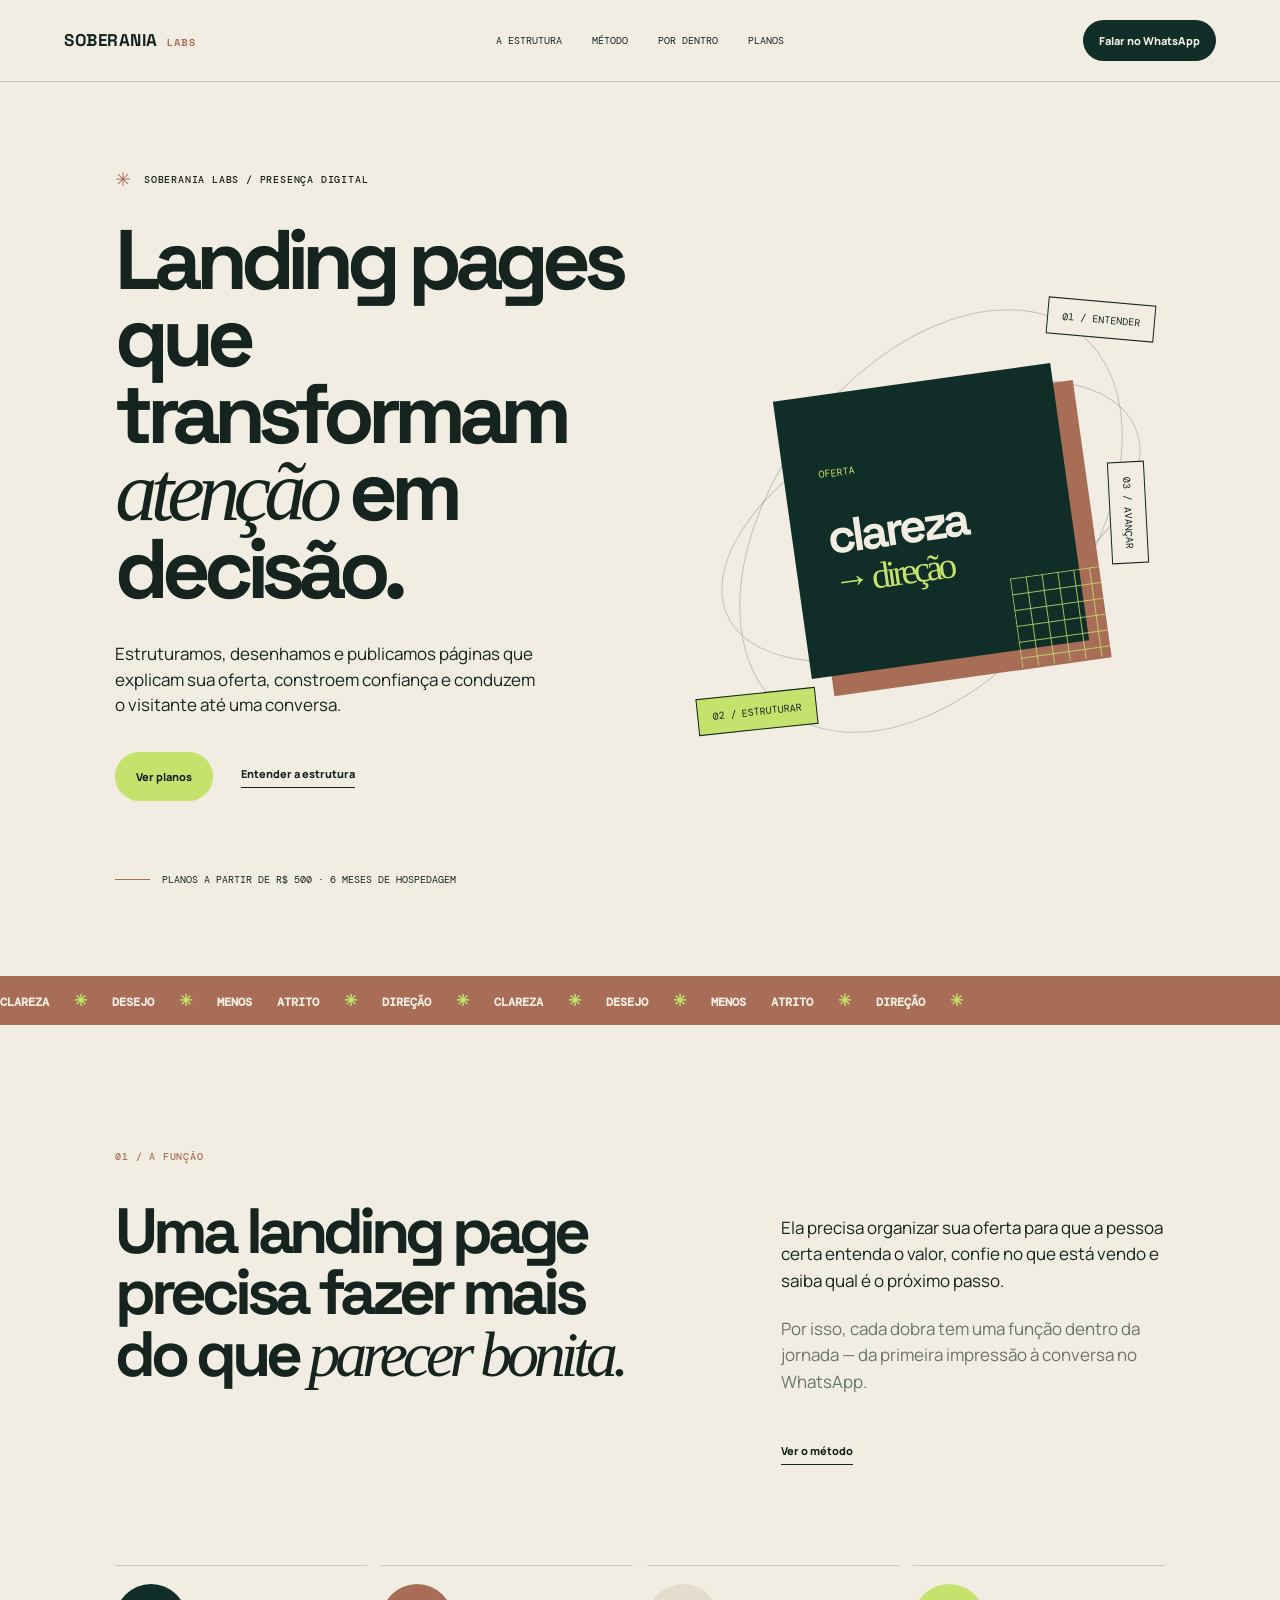
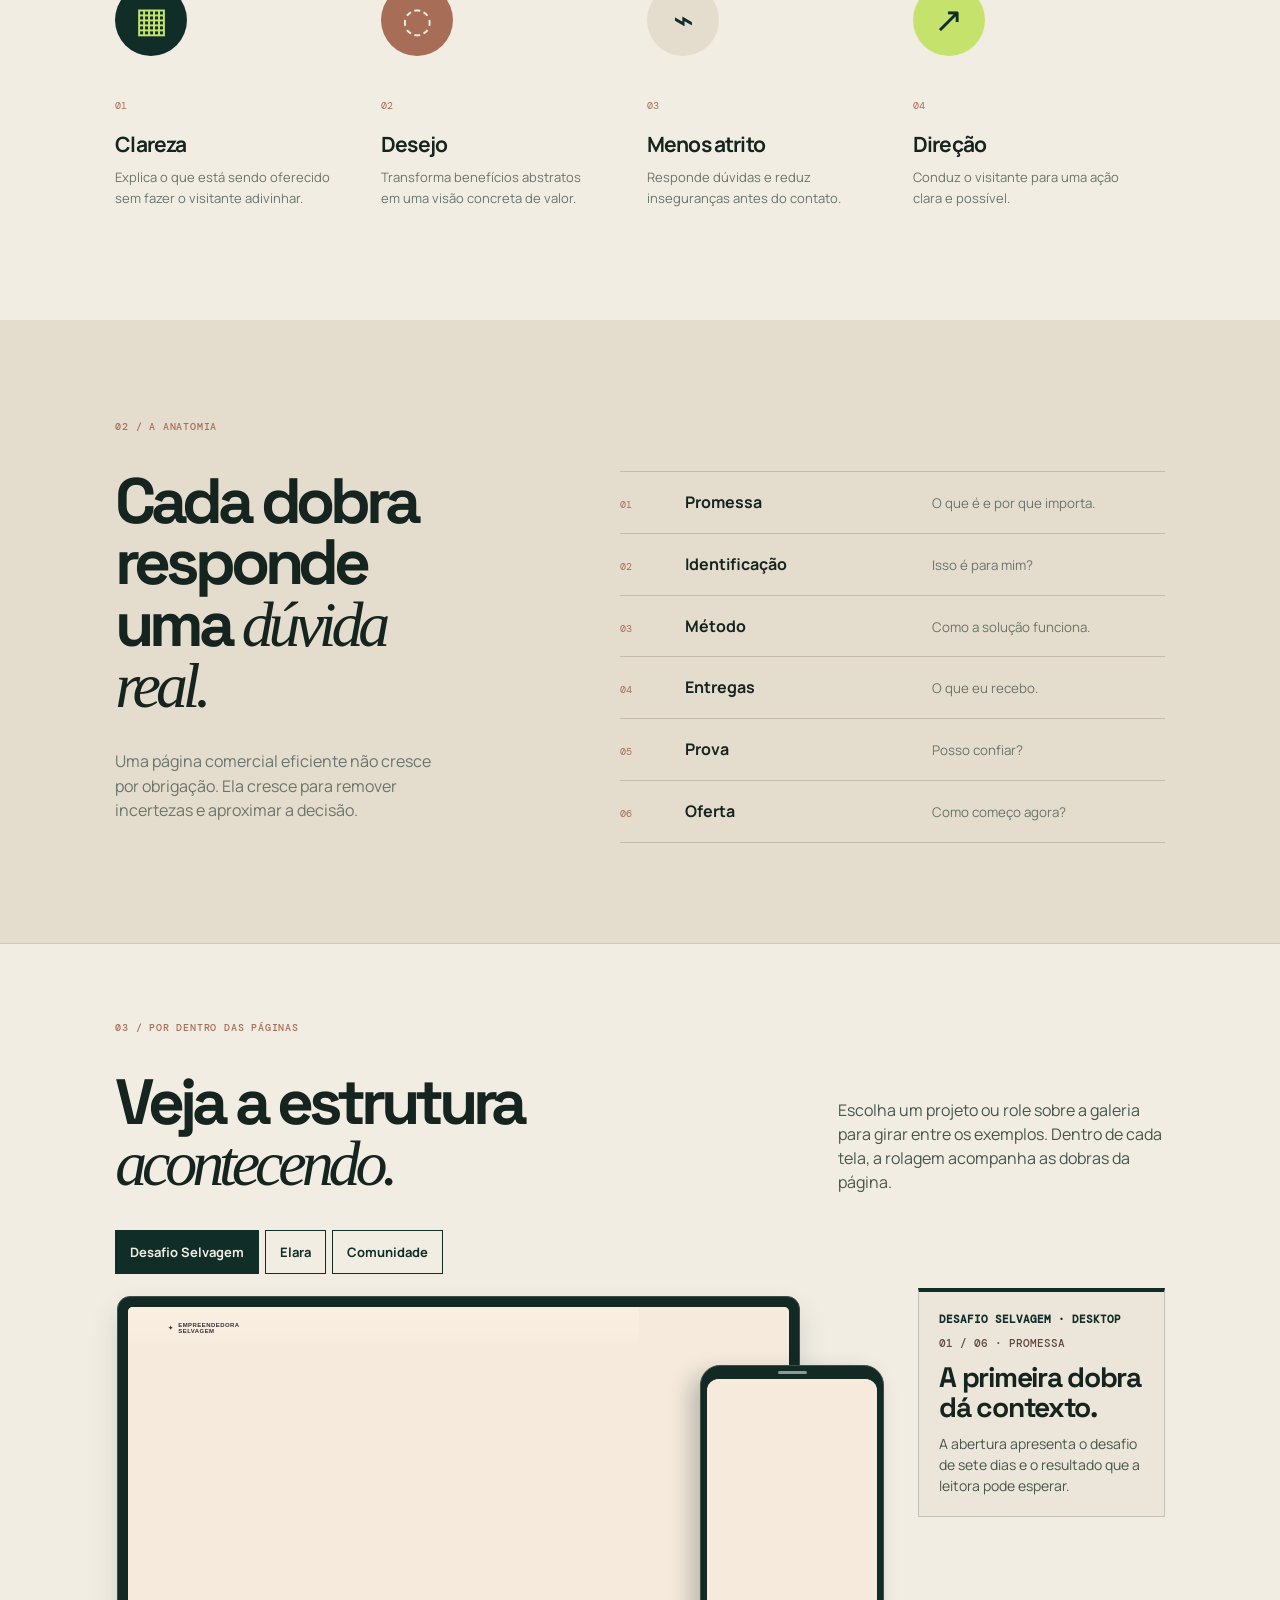
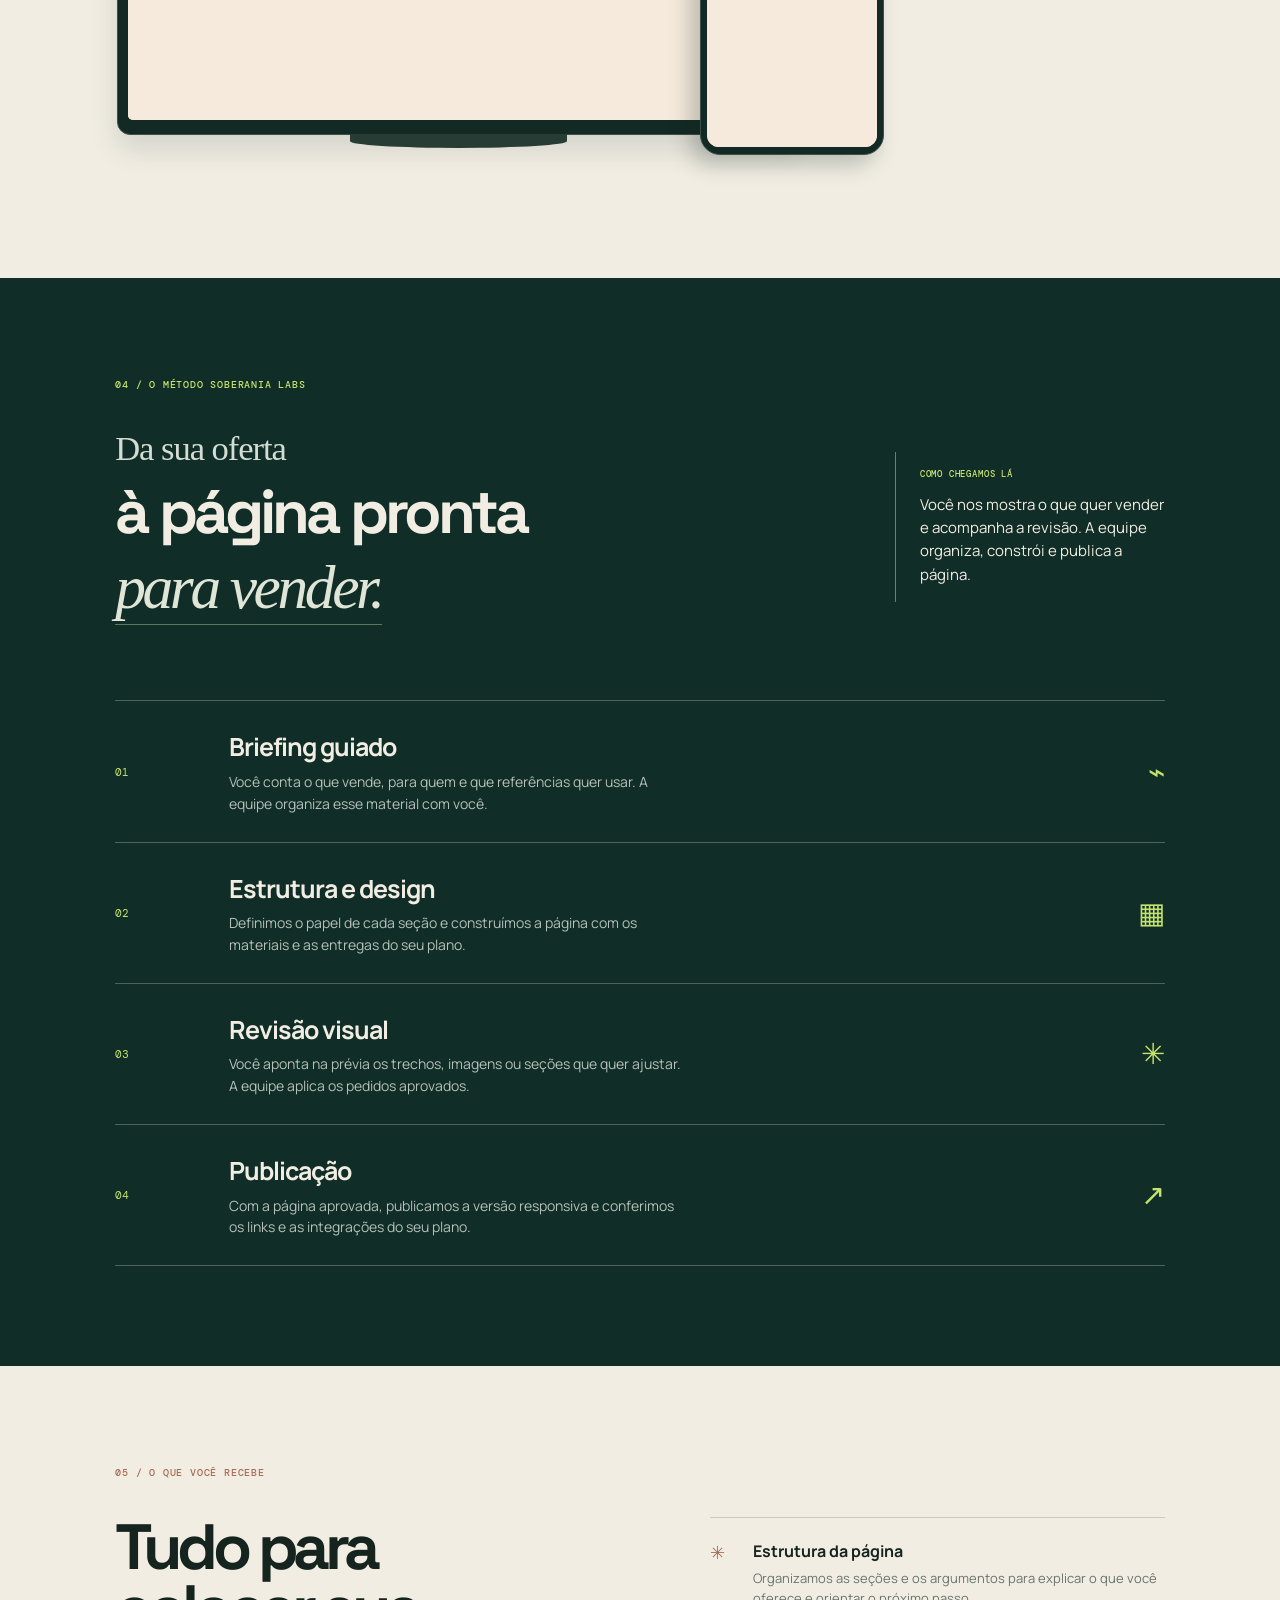
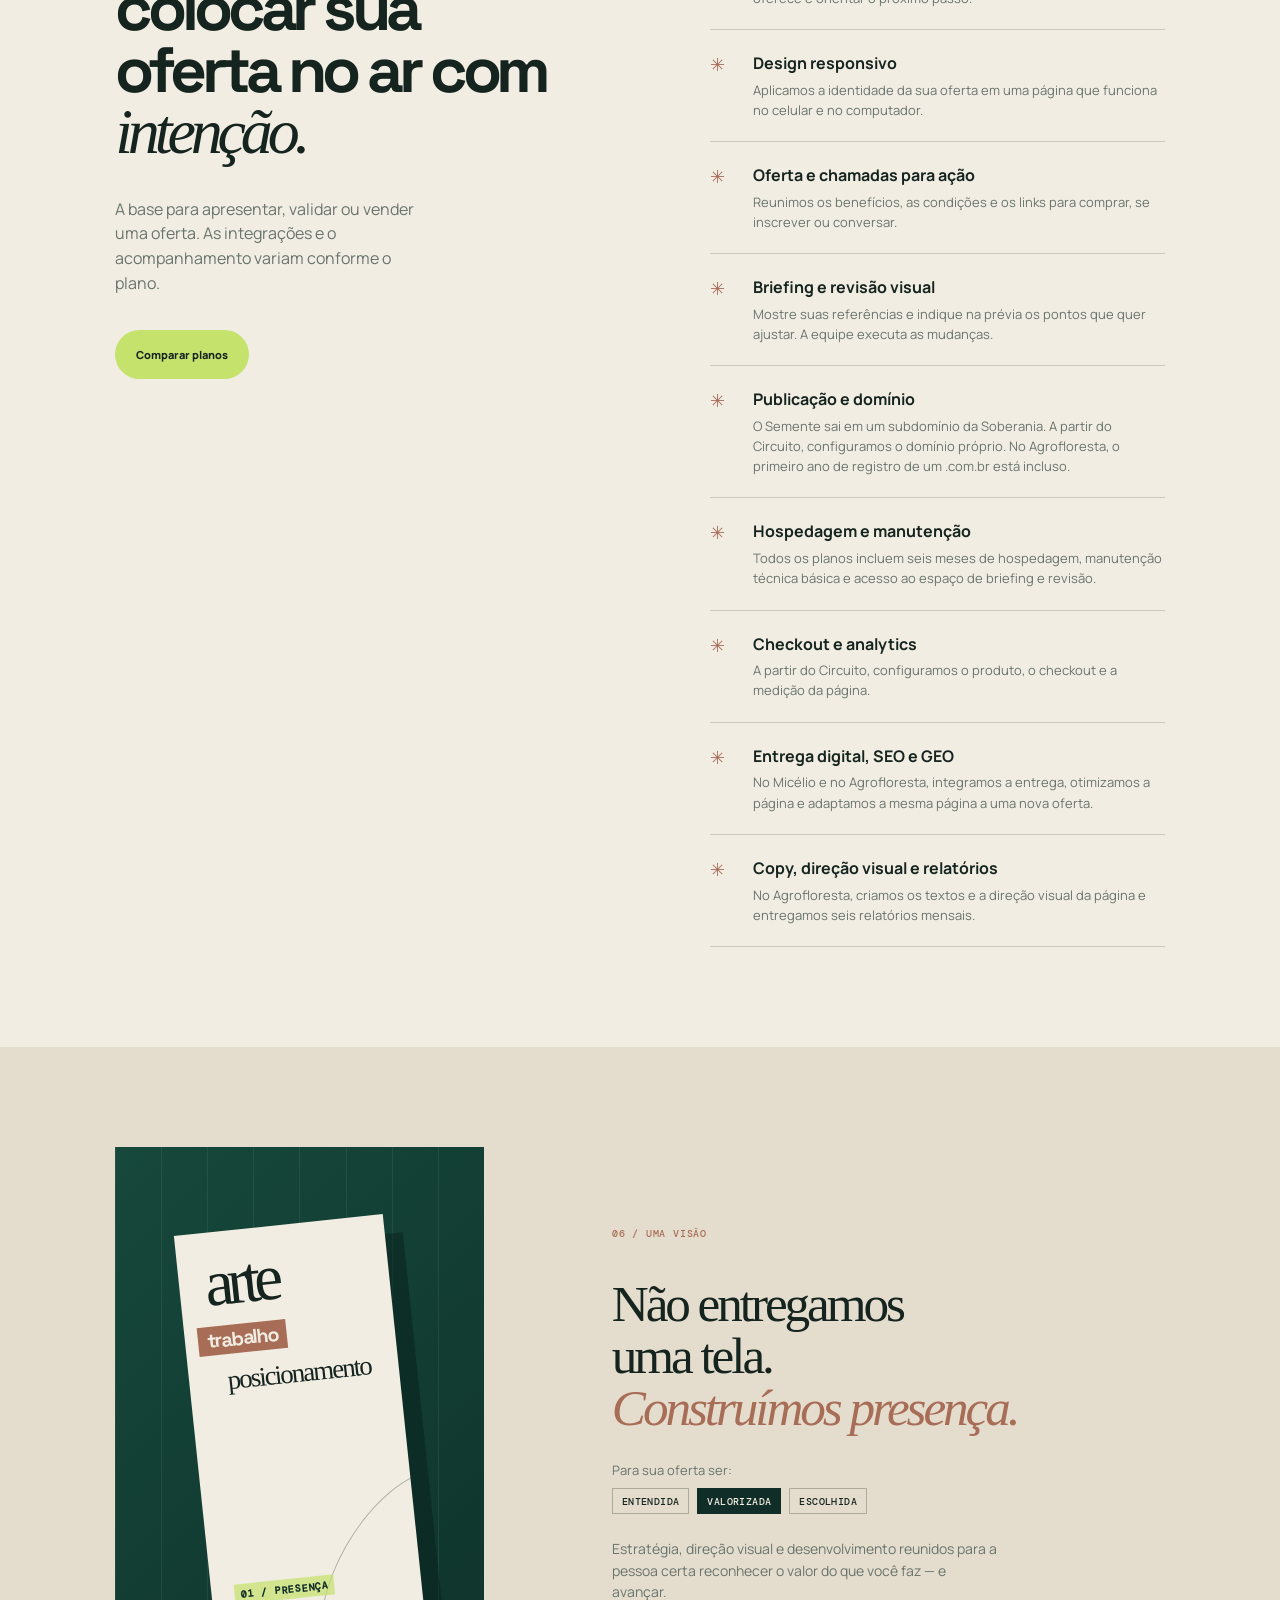
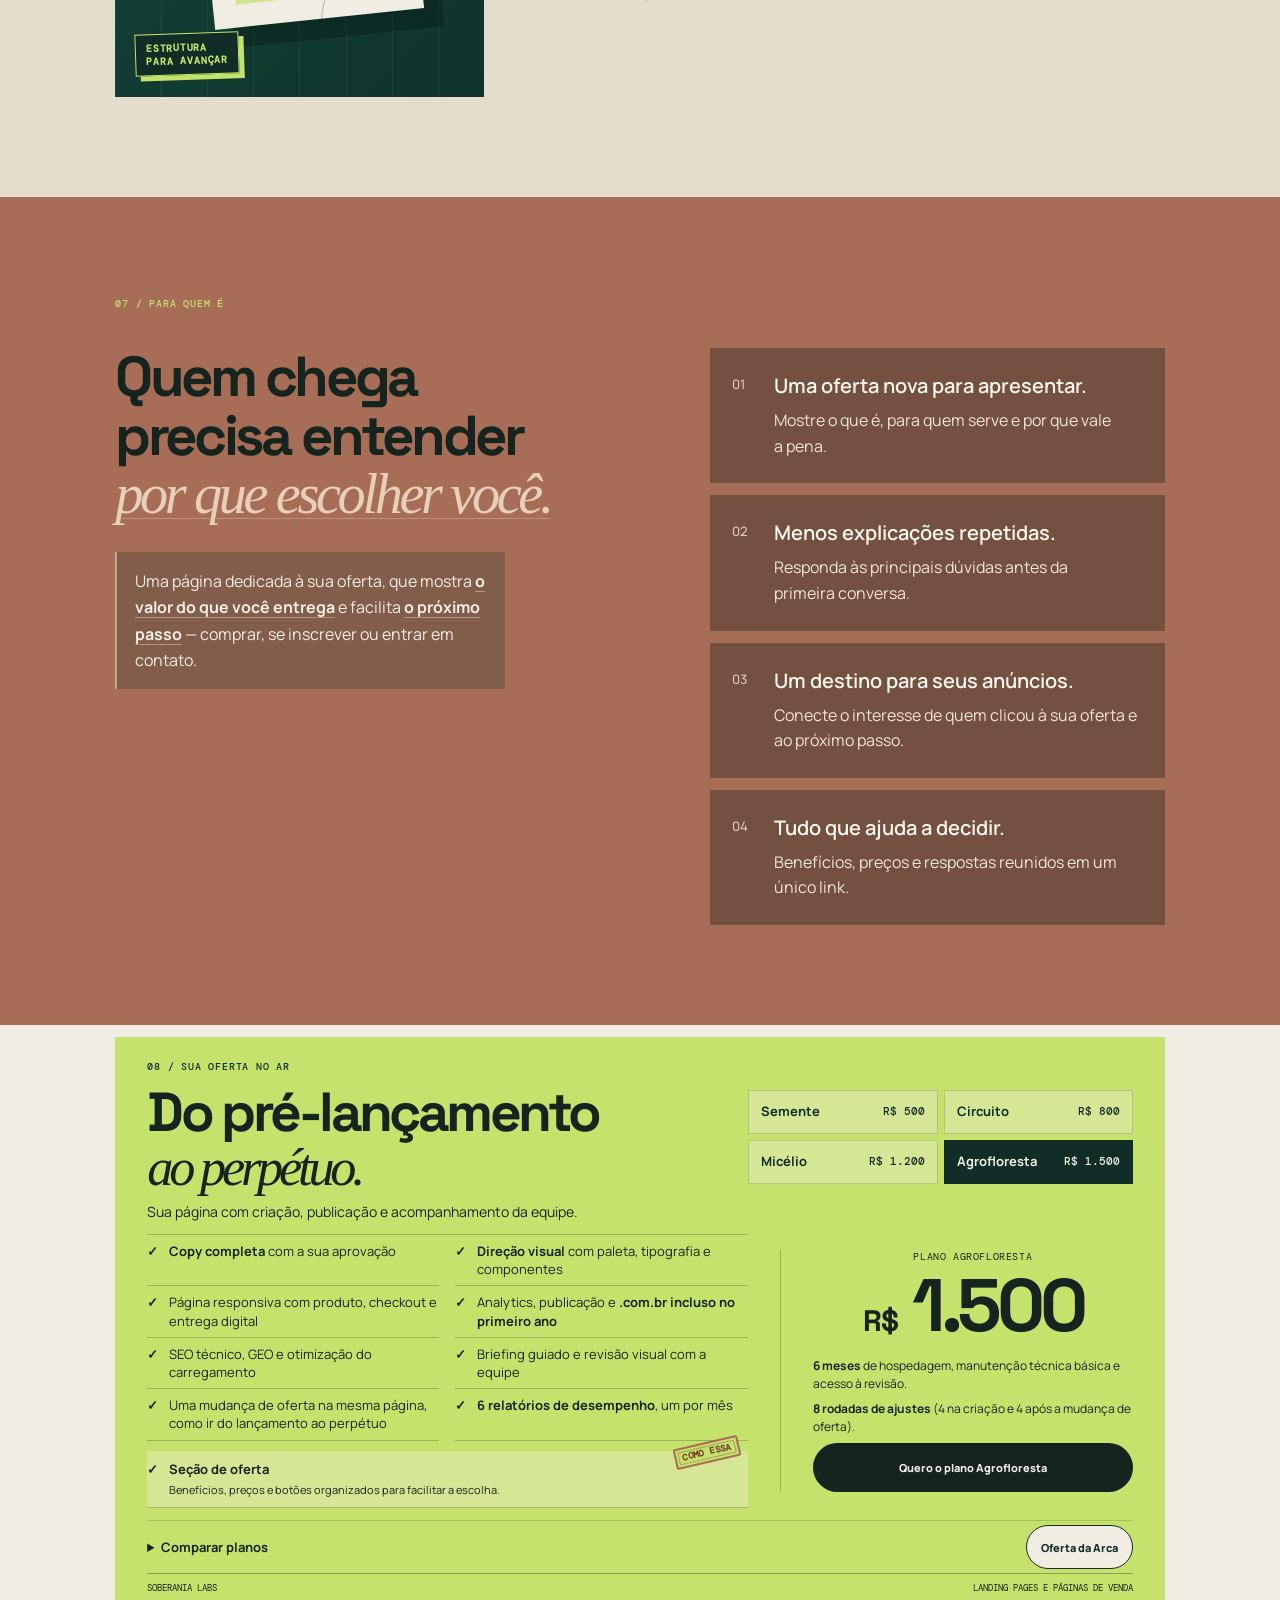
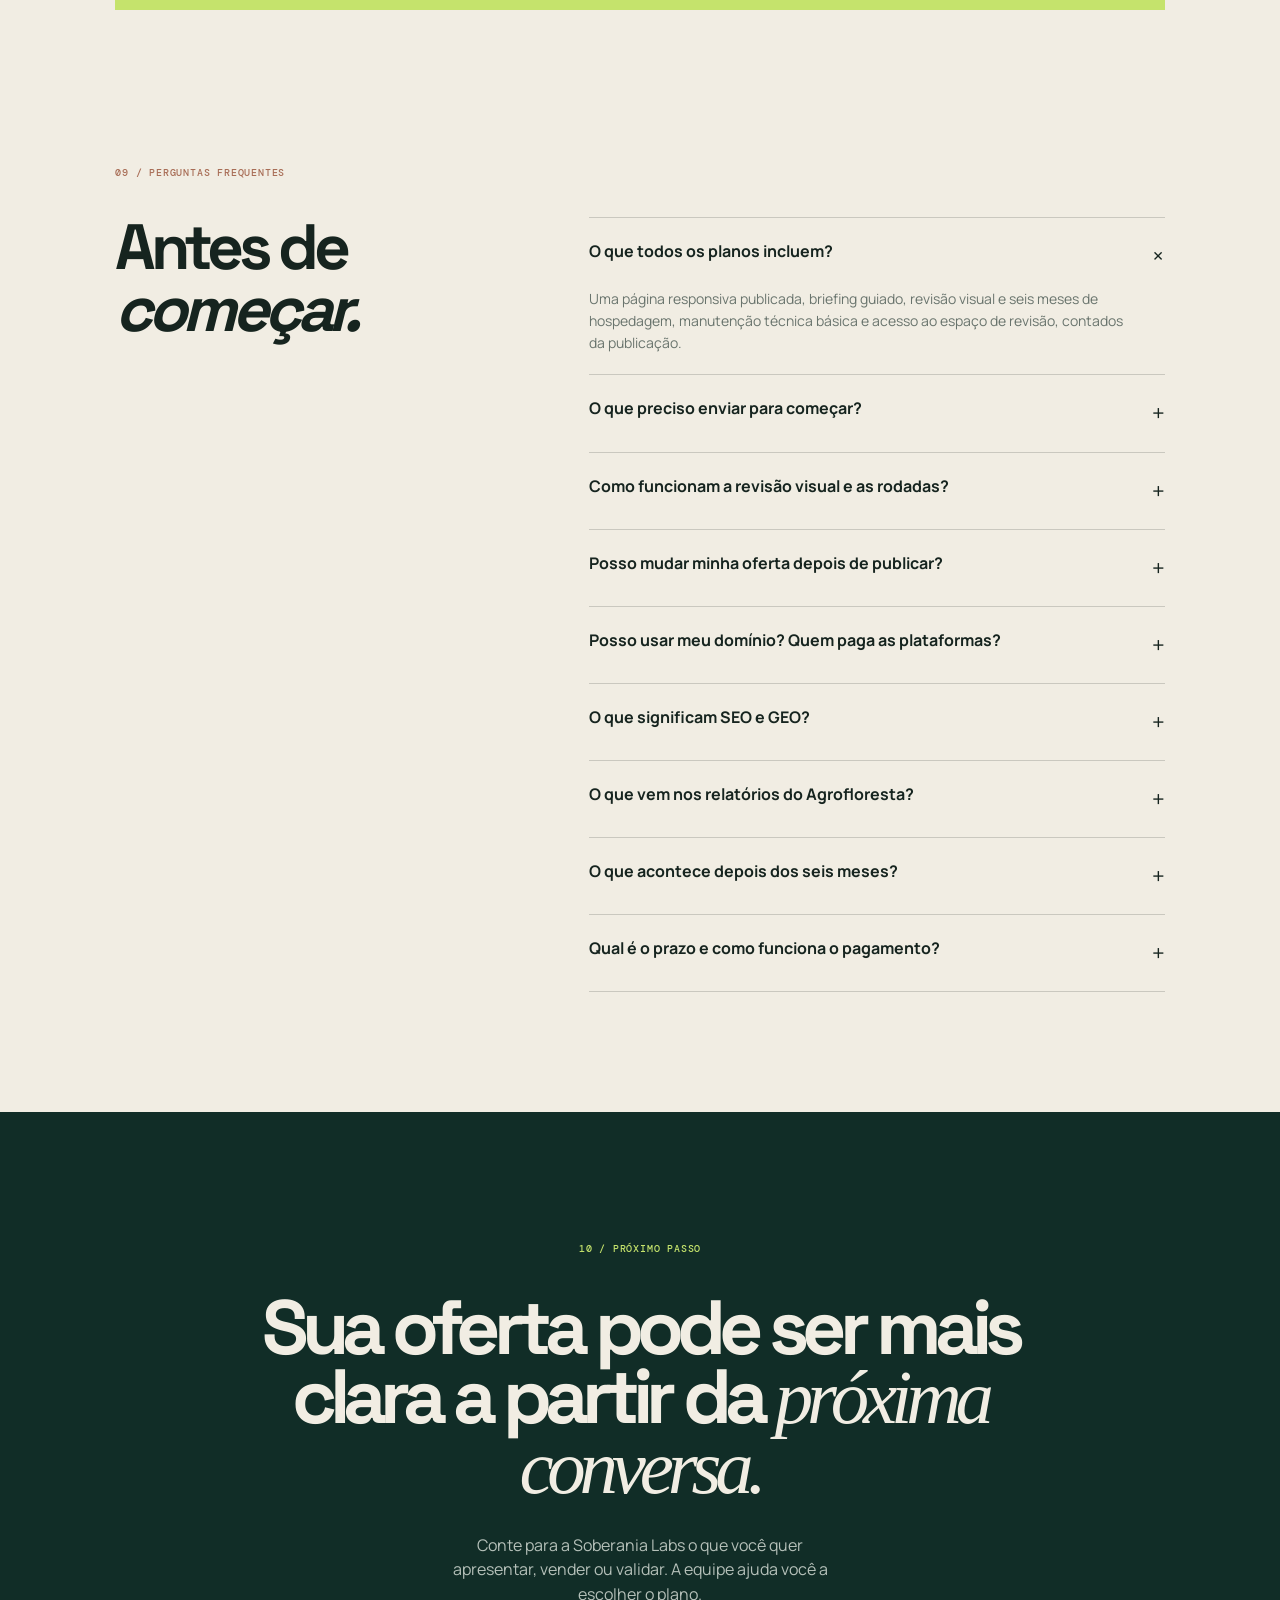
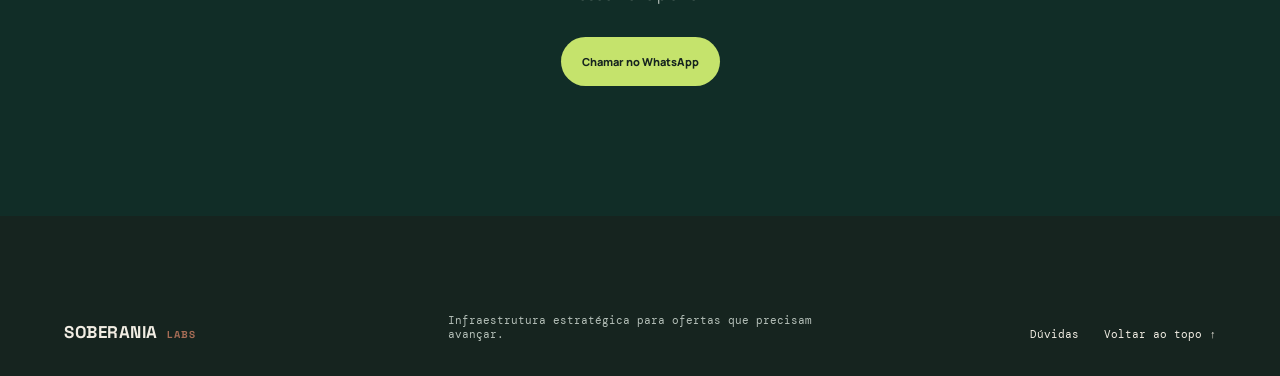
<file: index.html>
<!doctype html>
<html lang="pt-BR">
  <head>
    <meta charset="UTF-8" />
    <meta name="viewport" content="width=device-width, initial-scale=1.0" />
    <meta name="description" content="Landing pages estratégicas para transformar atenção em conversas comerciais." />
    <meta name="theme-color" content="#112d27" />
    <link rel="stylesheet" href="soberania-labs-scrollytelling/inside-examples.css?v=2" />
    <script defer src="soberania-labs-scrollytelling/inside-examples.js?v=2"></script>
    <title>Soberania Labs — Landing pages que transformam atenção em decisão</title>
    <link rel="preconnect" href="https://fonts.googleapis.com" />
    <link rel="preconnect" href="https://fonts.gstatic.com" crossorigin />
    <link href="https://fonts.googleapis.com/css2?family=DM+Mono:wght@400;500&family=Manrope:wght@400;500;600;700;800&family=Space+Grotesk:wght@500;600;700&display=swap" rel="stylesheet" />
    <link rel="stylesheet" href="styles.css" />
    <link rel="stylesheet" href="soberania-labs-integrada.css?v=planos-5" />
  </head>
  <body data-whatsapp-number="554891558269" data-whatsapp-message="Olá! Quero conversar sobre os planos de landing page da Soberania Labs.">
    <header class="site-header">
      <a class="brand" href="#inicio" aria-label="Soberania Labs, início">SOBERANIA <span>LABS</span></a>
      <nav class="desktop-nav" aria-label="Navegação principal"><a href="#estrutura">A estrutura</a><a href="#metodo">Método</a><a href="#por-dentro">Por dentro</a><a href="#oferta">Planos</a></nav>
      <a class="button button-small button-light" data-whatsapp href="https://wa.me/554891558269">Falar no WhatsApp</a>
    </header>

    <main>
      <section class="hero section-pad" id="inicio">
        <div class="hero-copy"><p class="eyebrow"><span class="eyebrow-mark">✳</span> Soberania Labs / presença digital</p><h1>Landing pages que transformam <em>atenção</em> em decisão.</h1><p class="hero-lede">Estruturamos, desenhamos e publicamos páginas que explicam sua oferta, constroem confiança e conduzem o visitante até uma conversa.</p><div class="hero-actions"><a class="button button-accent" href="#oferta">Ver planos</a><a class="text-link" href="#estrutura">Entender a estrutura</a></div><div class="hero-proof"><span class="proof-line"></span><span>Planos a partir de R$ 500 · 6 meses de hospedagem</span></div></div>
        <div class="hero-visual" aria-label="Composição abstrata representando uma landing page estruturada"><div class="hero-orbit orbit-one"></div><div class="hero-orbit orbit-two"></div><div class="system-core"><span class="core-label">oferta</span><strong>clareza<br /><em>→ direção</em></strong><span class="core-grid"></span></div><div class="signal signal-one">01 / entender</div><div class="signal signal-two">02 / estruturar</div><div class="signal signal-three">03 / avançar</div></div>
      </section>
      <section class="ribbon" aria-label="Pilares da landing page"><div class="ribbon-track">CLAREZA <span>✳</span> DESEJO <span>✳</span> MENOS ATRITO <span>✳</span> DIREÇÃO <span>✳</span> CLAREZA <span>✳</span> DESEJO <span>✳</span> MENOS ATRITO <span>✳</span> DIREÇÃO <span>✳</span></div></section>

      <section class="intro section-pad" id="estrutura"><div class="section-kicker">01 / a função</div><div class="intro-grid"><h2>Uma landing page precisa fazer mais do que <em>parecer bonita.</em></h2><div class="intro-text"><p>Ela precisa organizar sua oferta para que a pessoa certa entenda o valor, confie no que está vendo e saiba qual é o próximo passo.</p><p>Por isso, cada dobra tem uma função dentro da jornada — da primeira impressão à conversa no WhatsApp.</p><a class="arrow-link" href="#metodo">Ver o método</a></div></div><div class="pillars"><article><span class="pillar-art art-clarity">▦</span><span class="pillar-number">01</span><h3>Clareza</h3><p>Explica o que está sendo oferecido sem fazer o visitante adivinhar.</p></article><article><span class="pillar-art art-desire">◌</span><span class="pillar-number">02</span><h3>Desejo</h3><p>Transforma benefícios abstratos em uma visão concreta de valor.</p></article><article><span class="pillar-art art-friction">⌁</span><span class="pillar-number">03</span><h3>Menos atrito</h3><p>Responde dúvidas e reduz inseguranças antes do contato.</p></article><article><span class="pillar-art art-direction">↗</span><span class="pillar-number">04</span><h3>Direção</h3><p>Conduz o visitante para uma ação clara e possível.</p></article></div></section>

      <section class="anatomy section-pad"><div class="section-kicker">02 / a anatomia</div><div class="anatomy-grid"><div><h2>Cada dobra responde uma <em>dúvida real.</em></h2><p>Uma página comercial eficiente não cresce por obrigação. Ela cresce para remover incertezas e aproximar a decisão.</p></div><div class="fold-list"><div><span>01</span><strong>Promessa</strong><small>O que é e por que importa.</small></div><div><span>02</span><strong>Identificação</strong><small>Isso é para mim?</small></div><div><span>03</span><strong>Método</strong><small>Como a solução funciona.</small></div><div><span>04</span><strong>Entregas</strong><small>O que eu recebo.</small></div><div><span>05</span><strong>Prova</strong><small>Posso confiar?</small></div><div><span>06</span><strong>Oferta</strong><small>Como começo agora?</small></div></div></div></section>

      <section class="inside-section" id="por-dentro" aria-labelledby="inside-title">
        <div class="section-pad inside-intro">
          <div class="section-kicker">03 / por dentro das páginas</div>
          <div class="inside-heading">
            <h2 id="inside-title">Veja a estrutura <em>acontecendo.</em></h2>
            <p>Escolha um projeto ou role sobre a galeria para girar entre os exemplos. Dentro de cada tela, a rolagem acompanha as dobras da página.</p>
          </div>
        </div>
        <div class="inside-examples">
          <div class="inside-switch" role="group" aria-label="Escolher projeto" hidden>
            <button type="button" data-example-button="desafio" aria-controls="inside-desafio" aria-pressed="true">Desafio Selvagem</button>
            <button type="button" data-example-button="elara" aria-controls="inside-elara" aria-pressed="false">Elara</button>
            <button type="button" data-example-button="comunidade" aria-controls="inside-comunidade" aria-pressed="false">Comunidade</button>
          </div>
          <div class="inside-grid">
            <div class="inside-deck">
              <figure class="inside-frame" id="inside-desafio" data-example="desafio" aria-label="Desafio Selvagem">
                <div class="inside-device-pair">
                  <div class="inside-device inside-device--desktop">
                    <div class="inside-viewport">
                      <iframe title="Desafio Selvagem · desktop" data-device="desktop" width="1280" height="800" src="soberania-labs-scrollytelling/desafio-selvagem/index.html"></iframe>
                    </div>
                  </div>
                  <div class="inside-device inside-device--phone">
                    <div class="inside-viewport">
                      <iframe title="Desafio Selvagem · celular" data-device="celular" width="390" height="844" src="soberania-labs-scrollytelling/desafio-selvagem/index.html"></iframe>
                    </div>
                  </div>
                </div>
                <template>
                  <article data-target="#topo" data-label="Promessa"><h3>A primeira dobra dá contexto.</h3><p>A abertura apresenta o desafio de sete dias e o resultado que a leitora pode esperar.</p></article>
                  <article data-target="#problema" data-label="Identificação"><h3>A pessoa se reconhece na história.</h3><p>A narrativa aproxima a oferta da rotina e das dificuldades que a visitante já enfrenta.</p></article>
                  <article data-target=".routine-intro" data-label="Jornada"><h3>O caminho deixa de ser abstrato.</h3><p>As etapas mostram o que acontece depois da inscrição.</p></article>
                  <article data-target="#central" data-label="Entregas"><h3>A oferta ganha forma.</h3><p>A visitante entende o que recebe e como participa do desafio.</p></article>
                  <article data-target=".proof" data-label="Prova"><h3>A confiança aparece no momento certo.</h3><p>Provas e contexto ajudam a resolver dúvidas antes da decisão.</p></article>
                  <article data-target=".final" data-label="Ação"><h3>O próximo passo fica simples.</h3><p>A página termina com uma ação clara para quem quer participar.</p></article>
                </template>
              </figure>
              <figure class="inside-frame" id="inside-elara" data-example="elara" aria-label="Elara">
                <div class="inside-device-pair">
                  <div class="inside-device inside-device--desktop">
                    <div class="inside-viewport">
                      <iframe title="Elara · desktop" data-device="desktop" width="1280" height="800" loading="lazy" src="soberania-labs-scrollytelling/elara/desktop/index.html"></iframe>
                    </div>
                  </div>
                  <div class="inside-device inside-device--phone">
                    <div class="inside-viewport">
                      <iframe title="Elara · celular" data-device="celular" width="390" height="844" loading="lazy" src="soberania-labs-scrollytelling/elara/index.html"></iframe>
                    </div>
                  </div>
                </div>
                <template>
                  <article data-target="#inicio" data-label="Abertura"><h3>A formação encontra seu público.</h3><p>A abertura nomeia a proposta e fala diretamente com mulheres que guiam outras mulheres.</p></article>
                  <article data-target="#proposta" data-label="Proposta"><h3>A narrativa situa a experiência.</h3><p>Texto e imagens ajudam a entender por que a formação existe e quais questões ela acolhe.</p></article>
                  <article data-target="#caminhos" data-label="Caminhos"><h3>O conteúdo aparece em partes.</h3><p>Os caminhos mostram os temas da formação e ajudam a visitante a se localizar na proposta.</p></article>
                  <article data-target="#comparacao" data-label="Diferenciais"><h3>A comparação esclarece a escolha.</h3><p>Os diferenciais mostram como a experiência foi pensada e em que ela se distingue de outras formações.</p></article>
                  <article data-target="#autoria" data-label="Autoria e prova"><h3>Quem conduz também importa.</h3><p>A trajetória de Alejandra e os depoimentos dão contexto à decisão.</p></article>
                  <article data-target="#por-dentro" data-label="Entregas"><h3>A visitante vê o que recebe.</h3><p>A prévia da formação e os materiais ajudam a imaginar a experiência na prática.</p></article>
                  <article data-target="#investimento" data-label="Oferta"><h3>O investimento chega com contexto.</h3><p>As condições aparecem depois que a visitante já conhece a formação e suas entregas.</p></article>
                  <article data-target="#faq" data-label="Dúvidas"><h3>As últimas dúvidas têm resposta.</h3><p>As perguntas frequentes encerram a página e ajudam a decidir o próximo passo.</p></article>
                </template>
              </figure>
              <figure class="inside-frame" id="inside-comunidade" data-example="comunidade" aria-label="Comunidade de Planejamento Cíclico">
                <div class="inside-device-pair">
                  <div class="inside-device inside-device--desktop">
                    <div class="inside-viewport">
                      <iframe title="Comunidade de Planejamento Cíclico · desktop" data-device="desktop" width="1280" height="800" loading="lazy" src="soberania-labs-scrollytelling/comunidade/desktop/index.html"></iframe>
                    </div>
                  </div>
                  <div class="inside-device inside-device--phone">
                    <div class="inside-viewport">
                      <iframe title="Comunidade de Planejamento Cíclico · celular" data-device="celular" width="390" height="844" loading="lazy" src="soberania-labs-scrollytelling/comunidade/celular/index.html"></iframe>
                    </div>
                  </div>
                </div>
                <template>
                  <article data-target="#inicio" data-label="Abertura"><h3>O céu e o mar abrem a experiência.</h3><p>O pôr do sol apresenta a comunidade de Mariana Tevah e a ideia de planejar a vida respeitando os próprios ciclos.</p></article>
                  <article data-target="#identificacao" data-label="Identificação"><h3>A leitora reconhece o próprio ritmo.</h3><p>A página parte da experiência de adiar o que importa e apresenta outra forma de organizar a vida.</p></article>
                  <article data-target="#metodo" data-label="Método"><h3>A mandala organiza a proposta.</h3><p>Os pontos do método mostram como transformar autoconhecimento em decisões e ações ao longo do ciclo.</p></article>
                  <article data-target="#comunidade" data-label="Comunidade"><h3>A prática ganha companhia.</h3><p>As atividades e os encontros mostram como o Planejamento Cíclico acontece em grupo.</p></article>
                  <article data-target="#mariana" data-label="Autoria e prova"><h3>A página apresenta quem conduz.</h3><p>A trajetória de Mariana e os relatos das participantes dão contexto à experiência da comunidade.</p></article>
                  <article data-target="#por-dentro" data-label="Entregas"><h3>O que está incluso fica visível.</h3><p>Uma prévia dos espaços, encontros e materiais ajuda a visitante a entender o que recebe.</p></article>
                  <article data-target="#investimento" data-label="Investimento"><h3>O convite fecha a jornada.</h3><p>A oferta reúne o investimento e o próximo passo para participar.</p></article>
                </template>
              </figure>
            </div>
            <aside class="inside-notes" aria-label="Explicação da dobra" aria-live="polite" aria-atomic="true">
              <p class="inside-note-project">Desafio Selvagem · desktop</p>
              <p class="inside-note-index">01 / 06 · Promessa</p>
              <div class="inside-note-copy">
                <h3>A primeira dobra dá contexto.</h3>
                <p>A abertura apresenta o desafio de sete dias e o resultado que a leitora pode esperar.</p>
              </div>
            </aside>
          </div>
        </div>
      </section>

      <section class="method section-pad" id="metodo"><div class="section-kicker">03 / o método Soberania Labs</div><div class="method-head"><h2 class="method-title"><span class="method-title-intro">Da sua oferta</span><span class="method-title-main">à página pronta</span><em class="method-title-highlight">para vender.</em></h2><p class="method-summary"><span class="method-summary-label">como chegamos lá</span>Você nos mostra o que quer vender e acompanha a revisão. A equipe organiza, constrói e publica a página.</p></div><div class="steps"><article class="step"><span class="step-num">01</span><div><h3>Briefing guiado</h3><p>Você conta o que vende, para quem e que referências quer usar. A equipe organiza esse material com você.</p></div><span class="step-icon">⌁</span></article><article class="step"><span class="step-num">02</span><div><h3>Estrutura e design</h3><p>Definimos o papel de cada seção e construímos a página com os materiais e as entregas do seu plano.</p></div><span class="step-icon">▦</span></article><article class="step"><span class="step-num">03</span><div><h3>Revisão visual</h3><p>Você aponta na prévia os trechos, imagens ou seções que quer ajustar. A equipe aplica os pedidos aprovados.</p></div><span class="step-icon">✳</span></article><article class="step"><span class="step-num">04</span><div><h3>Publicação</h3><p>Com a página aprovada, publicamos a versão responsiva e conferimos os links e as integrações do seu plano.</p></div><span class="step-icon">↗</span></article></div></section>

      <section class="deliveries section-pad" id="entregas">
        <div class="section-kicker">05 / o que você recebe</div>
        <div class="deliveries-grid">
          <div>
            <h2>Tudo para colocar sua oferta no ar com <em>intenção.</em></h2>
            <p class="muted-copy">A base para apresentar, validar ou vender uma oferta. As integrações e o acompanhamento variam conforme o plano.</p>
            <a class="button button-accent" href="#oferta">Comparar planos</a>
          </div>
          <div class="delivery-list">
            <div><span aria-hidden="true">✳</span><h3>Estrutura da página</h3><p>Organizamos as seções e os argumentos para explicar o que você oferece e orientar o próximo passo.</p></div>
            <div><span aria-hidden="true">✳</span><h3>Design responsivo</h3><p>Aplicamos a identidade da sua oferta em uma página que funciona no celular e no computador.</p></div>
            <div><span aria-hidden="true">✳</span><h3>Oferta e chamadas para ação</h3><p>Reunimos os benefícios, as condições e os links para comprar, se inscrever ou conversar.</p></div>
            <div><span aria-hidden="true">✳</span><h3>Briefing e revisão visual</h3><p>Mostre suas referências e indique na prévia os pontos que quer ajustar. A equipe executa as mudanças.</p></div>
            <div><span aria-hidden="true">✳</span><h3>Publicação e domínio</h3><p>O Semente sai em um subdomínio da Soberania. A partir do Circuito, configuramos o domínio próprio. No Agrofloresta, o primeiro ano de registro de um .com.br está incluso.</p></div>
            <div><span aria-hidden="true">✳</span><h3>Hospedagem e manutenção</h3><p>Todos os planos incluem seis meses de hospedagem, manutenção técnica básica e acesso ao espaço de briefing e revisão.</p></div>
            <div><span aria-hidden="true">✳</span><h3>Checkout e analytics</h3><p>A partir do Circuito, configuramos o produto, o checkout e a medição da página.</p></div>
            <div><span aria-hidden="true">✳</span><h3>Entrega digital, SEO e GEO</h3><p>No Micélio e no Agrofloresta, integramos a entrega, otimizamos a página e adaptamos a mesma página a uma nova oferta.</p></div>
            <div><span aria-hidden="true">✳</span><h3>Copy, direção visual e relatórios</h3><p>No Agrofloresta, criamos os textos e a direção visual da página e entregamos seis relatórios mensais.</p></div>
          </div>
        </div>
      </section>

      <section class="manifesto section-pad"><div class="manifesto-art" aria-label="Arte, trabalho e posicionamento, os três elementos de uma presença digital"><div class="manifesto-screen"><span class="screen-index">01 / presença</span><strong>arte</strong><b>trabalho</b><em>posicionamento</em></div><span class="manifesto-side-note">estrutura<br />para avançar</span></div><div class="manifesto-copy"><div class="section-kicker">06 / uma visão</div><blockquote>Não entregamos<br />uma tela.<br /><em>Construímos presença.</em></blockquote><p class="manifesto-lede">Para sua oferta ser:</p><ul class="manifesto-promises"><li>entendida</li><li>valorizada</li><li>escolhida</li></ul><p class="manifesto-context">Estratégia, direção visual e desenvolvimento reunidos para a pessoa certa reconhecer o valor do que você faz — e avançar.</p></div></section>
      <section class="fit section-pad"><div class="section-kicker">07 / para quem é</div><div class="fit-grid"><div><h2 class="fit-title">Quem chega precisa entender <em>por que escolher você.</em></h2><p class="fit-intro">Uma página dedicada à sua oferta, que mostra <strong class="fit-copy-emphasis">o valor do que você entrega</strong> e facilita <strong class="fit-copy-emphasis">o próximo passo</strong> — comprar, se inscrever ou entrar em contato.</p></div><ol class="fit-situations" aria-label="Quando uma landing page faz sentido"><li><span class="fit-situation-number" aria-hidden="true">01</span><div><h3>Uma oferta nova para apresentar.</h3><p>Mostre o que é, para quem serve e por que vale a pena.</p></div></li><li><span class="fit-situation-number" aria-hidden="true">02</span><div><h3>Menos explicações repetidas.</h3><p>Responda às principais dúvidas antes da primeira conversa.</p></div></li><li><span class="fit-situation-number" aria-hidden="true">03</span><div><h3>Um destino para seus anúncios.</h3><p>Conecte o interesse de quem clicou à sua oferta e ao próximo passo.</p></div></li><li><span class="fit-situation-number" aria-hidden="true">04</span><div><h3>Tudo que ajuda a decidir.</h3><p>Benefícios, preços e respostas reunidos em um único link.</p></div></li></ol></div></section>

      <section class="offer section-pad" id="oferta">
        <div class="offer-card">
          <div class="section-kicker">08 / sua oferta no ar</div>
          <div class="offer-plan-tablist" role="tablist" aria-label="Escolher plano" hidden>
            <button type="button" role="tab" id="oferta-aba-semente" aria-controls="oferta-semente" aria-selected="false"><strong>Semente</strong><span>R$ 500</span></button>
            <button type="button" role="tab" id="oferta-aba-circuito" aria-controls="oferta-circuito" aria-selected="false"><strong>Circuito</strong><span>R$ 800</span></button>
            <button type="button" role="tab" id="oferta-aba-micelio" aria-controls="oferta-micelio" aria-selected="false"><strong>Micélio</strong><span>R$ 1.200</span></button>
            <button type="button" role="tab" id="oferta-aba-agrofloresta" aria-controls="oferta-agrofloresta" aria-selected="true"><strong>Agrofloresta</strong><span>R$ 1.500</span></button>
          </div>
          <section class="offer-plan-panel" id="oferta-semente" aria-labelledby="oferta-titulo-semente">
            <div class="offer-plan-heading">
              <h2 id="oferta-titulo-semente">Sua oferta<br /><em>pronta para apresentar.</em></h2>
              <p>Para publicar sua oferta com os textos e materiais que você já tem.</p>
            </div>
            <div class="offer-content">
              <div class="offer-pitch">
                <details class="offer-plan-benefits" open>
                  <summary>Entregas do plano</summary>
                  <ul class="offer-inclusions">
                    <li><strong>Estrutura da página</strong> conforme o briefing aprovado</li>
                    <li>Design responsivo com seus textos, fotos e identidade visual</li>
                    <li>Botões conectados aos links que você indicar</li>
                    <li>Briefing guiado e revisão visual na prévia</li>
                    <li>Publicação em um subdomínio da Soberania</li>
                  </ul>
                </details>
                <ul class="offer-inclusions offer-example-list">
                  <li class="offer-anchor-benefit">
                    <span class="offer-example-stamp">como essa</span>
                    <strong class="offer-anchor-title">Seção de oferta</strong>
                    <small>Benefícios, preços e botões organizados para facilitar a escolha.</small>
                  </li>
                </ul>
              </div>
              <div class="offer-purchase">
                <span class="offer-price-label">Plano Semente</span>
                <div class="offer-price"><span>R$</span> 500</div>
                <p class="offer-support"><strong>6 meses</strong> de hospedagem, manutenção técnica básica e acesso à revisão.</p>
                <p class="offer-support"><strong>2 rodadas de ajustes</strong> antes da publicação.</p>
                <a class="button button-dark" data-whatsapp data-whatsapp-message="Olá! Quero conversar sobre o plano Semente de landing page por R$ 500." href="https://wa.me/554891558269?text=Ol%C3%A1%21%20Quero%20conversar%20sobre%20o%20plano%20Semente%20de%20landing%20page%20por%20R%24%20500.">Quero o plano Semente</a>
              </div>
            </div>
          </section>
          <section class="offer-plan-panel" id="oferta-circuito" aria-labelledby="oferta-titulo-circuito">
            <div class="offer-plan-heading">
              <h2 id="oferta-titulo-circuito">Sua página<br /><em>pronta para vender.</em></h2>
              <p>Domínio próprio, checkout e métricas para começar a vender.</p>
            </div>
            <div class="offer-content">
              <div class="offer-pitch">
                <details class="offer-plan-benefits" open>
                  <summary>Entregas do plano</summary>
                  <ul class="offer-inclusions">
                    <li><strong>Página responsiva</strong> com seus textos, fotos e identidade</li>
                    <li>Produto e checkout configurados, com botões de compra</li>
                    <li>Analytics para medir visitas, origens e cliques</li>
                    <li>Briefing guiado e revisão visual na prévia</li>
                    <li>Publicação com configuração do domínio próprio</li>
                  </ul>
                </details>
                <ul class="offer-inclusions offer-example-list">
                  <li class="offer-anchor-benefit">
                    <span class="offer-example-stamp">como essa</span>
                    <strong class="offer-anchor-title">Seção de oferta</strong>
                    <small>Benefícios, preços e botões organizados para facilitar a escolha.</small>
                  </li>
                </ul>
              </div>
              <div class="offer-purchase">
                <span class="offer-price-label">Plano Circuito</span>
                <div class="offer-price"><span>R$</span> 800</div>
                <p class="offer-support"><strong>6 meses</strong> de hospedagem, manutenção técnica básica e acesso à revisão.</p>
                <p class="offer-support"><strong>4 rodadas de ajustes</strong> antes da publicação.</p>
                <a class="button button-dark" data-whatsapp data-whatsapp-message="Olá! Quero conversar sobre o plano Circuito de landing page por R$ 800." href="https://wa.me/554891558269?text=Ol%C3%A1%21%20Quero%20conversar%20sobre%20o%20plano%20Circuito%20de%20landing%20page%20por%20R%24%20800.">Quero o plano Circuito</a>
              </div>
            </div>
          </section>
          <section class="offer-plan-panel" id="oferta-micelio" aria-labelledby="oferta-titulo-micelio">
            <div class="offer-plan-heading">
              <h2 id="oferta-titulo-micelio">Lance agora.<br /><em>Continue vendendo.</em></h2>
              <p>Venda com entrega digital e adapte a página quando a oferta mudar.</p>
            </div>
            <div class="offer-content">
              <div class="offer-pitch">
                <details class="offer-plan-benefits" open>
                  <summary>Entregas do plano</summary>
                  <ul class="offer-inclusions">
                    <li>Página responsiva com seus textos, fotos e identidade</li>
                    <li><strong>Produto, checkout e entrega digital</strong> integrados</li>
                    <li>Analytics, publicação e configuração de domínio</li>
                    <li>SEO técnico, GEO e otimização do carregamento</li>
                    <li>Briefing guiado e revisão visual com a equipe</li>
                    <li>Uma mudança de oferta na mesma página, como ir do lançamento ao perpétuo</li>
                  </ul>
                </details>
                <ul class="offer-inclusions offer-example-list">
                  <li class="offer-anchor-benefit">
                    <span class="offer-example-stamp">como essa</span>
                    <strong class="offer-anchor-title">Seção de oferta</strong>
                    <small>Benefícios, preços e botões organizados para facilitar a escolha.</small>
                  </li>
                </ul>
              </div>
              <div class="offer-purchase">
                <span class="offer-price-label">Plano Micélio</span>
                <div class="offer-price"><span>R$</span> 1.200</div>
                <p class="offer-support"><strong>6 meses</strong> de hospedagem, manutenção técnica básica e acesso à revisão.</p>
                <p class="offer-support"><strong>8 rodadas de ajustes</strong> (4 na criação e 4 após a mudança de oferta).</p>
                <a class="button button-dark" data-whatsapp data-whatsapp-message="Olá! Quero conversar sobre o plano Micélio de landing page por R$ 1.200." href="https://wa.me/554891558269?text=Ol%C3%A1%21%20Quero%20conversar%20sobre%20o%20plano%20Mic%C3%A9lio%20de%20landing%20page%20por%20R%24%201.200.">Quero o plano Micélio</a>
              </div>
            </div>
          </section>
          <section class="offer-plan-panel" id="oferta-agrofloresta" aria-labelledby="oferta-titulo-agrofloresta">
            <div class="offer-plan-heading">
              <h2 id="oferta-titulo-agrofloresta">Do pré-lançamento<br /><em>ao perpétuo.</em></h2>
              <p>Sua página com criação, publicação e acompanhamento da equipe.</p>
            </div>
            <div class="offer-content">
              <div class="offer-pitch">
                <details class="offer-plan-benefits" open>
                  <summary>Entregas do plano</summary>
                  <ul class="offer-inclusions">
                    <li><strong>Copy completa</strong> com a sua aprovação</li>
                    <li><strong>Direção visual</strong> com paleta, tipografia e componentes</li>
                    <li>Página responsiva com produto, checkout e entrega digital</li>
                    <li>Analytics, publicação e <strong>.com.br incluso no primeiro ano</strong></li>
                    <li>SEO técnico, GEO e otimização do carregamento</li>
                    <li>Briefing guiado e revisão visual com a equipe</li>
                    <li>Uma mudança de oferta na mesma página, como ir do lançamento ao perpétuo</li>
                    <li><strong>6 relatórios de desempenho</strong>, um por mês</li>
                  </ul>
                </details>
                <ul class="offer-inclusions offer-example-list">
                  <li class="offer-anchor-benefit">
                    <span class="offer-example-stamp">como essa</span>
                    <strong class="offer-anchor-title">Seção de oferta</strong>
                    <small>Benefícios, preços e botões organizados para facilitar a escolha.</small>
                  </li>
                </ul>
              </div>
              <div class="offer-purchase">
                <span class="offer-price-label">Plano Agrofloresta</span>
                <div class="offer-price"><span>R$</span> 1.500</div>
                <p class="offer-support"><strong>6 meses</strong> de hospedagem, manutenção técnica básica e acesso à revisão.</p>
                <p class="offer-support"><strong>8 rodadas de ajustes</strong> (4 na criação e 4 após a mudança de oferta).</p>
                <a class="button button-dark" data-whatsapp data-whatsapp-message="Olá! Quero conversar sobre o plano Agrofloresta de landing page por R$ 1.500." href="https://wa.me/554891558269?text=Ol%C3%A1%21%20Quero%20conversar%20sobre%20o%20plano%20Agrofloresta%20de%20landing%20page%20por%20R%24%201.500.">Quero o plano Agrofloresta</a>
              </div>
            </div>
          </section>
          <div class="offer-secondary">
            <details class="offer-comparison">
              <summary>Comparar planos</summary>
              <p class="offer-plans-terms">A tabela mostra as condições gerais. Na Arca, o primeiro ano de registro de um .com.br está incluso a partir do Circuito. Renovações de domínio e taxas de plataformas externas são cobradas à parte.</p>
              <div class="offer-table-scroll" role="region" aria-label="Tabela comparativa dos planos" tabindex="0">
                <table>
                  <thead>
                    <tr><th scope="col">Entrega</th><th scope="col">Semente</th><th scope="col">Circuito</th><th scope="col">Micélio</th><th scope="col">Agrofloresta</th></tr>
                  </thead>
                  <tbody>
                    <tr>
                      <th scope="row">Página responsiva, briefing e revisão visual</th>
                      <td><span class="offer-feature-yes" role="img" aria-label="Incluído">✓</span></td>
                      <td><span class="offer-feature-yes" role="img" aria-label="Incluído">✓</span></td>
                      <td><span class="offer-feature-yes" role="img" aria-label="Incluído">✓</span></td>
                      <td><span class="offer-feature-yes" role="img" aria-label="Incluído">✓</span></td>
                    </tr>
                    <tr>
                      <th scope="row">Rodadas de ajustes</th>
                      <td>2</td>
                      <td>4</td>
                      <td>4 + 4</td>
                      <td>4 + 4</td>
                    </tr>
                    <tr>
                      <th scope="row">Produto, checkout, analytics e configuração de domínio</th>
                      <td><span class="offer-feature-no" role="img" aria-label="Não incluído">×</span></td>
                      <td><span class="offer-feature-yes" role="img" aria-label="Incluído">✓</span></td>
                      <td><span class="offer-feature-yes" role="img" aria-label="Incluído">✓</span></td>
                      <td><span class="offer-feature-yes" role="img" aria-label="Incluído">✓</span></td>
                    </tr>
                    <tr>
                      <th scope="row">Primeiro ano de registro .com.br</th>
                      <td><span class="offer-feature-no" role="img" aria-label="Não incluído">×</span></td>
                      <td><span class="offer-feature-no" role="img" aria-label="Não incluído">×</span></td>
                      <td><span class="offer-feature-no" role="img" aria-label="Não incluído">×</span></td>
                      <td><span class="offer-feature-yes" role="img" aria-label="Incluído">✓</span></td>
                    </tr>
                    <tr>
                      <th scope="row">Entrega digital, SEO, GEO e desempenho</th>
                      <td><span class="offer-feature-no" role="img" aria-label="Não incluído">×</span></td>
                      <td><span class="offer-feature-no" role="img" aria-label="Não incluído">×</span></td>
                      <td><span class="offer-feature-yes" role="img" aria-label="Incluído">✓</span></td>
                      <td><span class="offer-feature-yes" role="img" aria-label="Incluído">✓</span></td>
                    </tr>
                    <tr>
                      <th scope="row">Mudança de oferta na mesma página</th>
                      <td><span class="offer-feature-no" role="img" aria-label="Não incluído">×</span></td>
                      <td><span class="offer-feature-no" role="img" aria-label="Não incluído">×</span></td>
                      <td>1</td>
                      <td>1</td>
                    </tr>
                    <tr>
                      <th scope="row">Copy e direção visual criadas pela equipe</th>
                      <td><span class="offer-feature-no" role="img" aria-label="Não incluído">×</span></td>
                      <td><span class="offer-feature-no" role="img" aria-label="Não incluído">×</span></td>
                      <td><span class="offer-feature-no" role="img" aria-label="Não incluído">×</span></td>
                      <td><span class="offer-feature-yes" role="img" aria-label="Incluído">✓</span></td>
                    </tr>
                    <tr>
                      <th scope="row">Relatórios mensais</th>
                      <td><span class="offer-feature-no" role="img" aria-label="Não incluído">×</span></td>
                      <td><span class="offer-feature-no" role="img" aria-label="Não incluído">×</span></td>
                      <td><span class="offer-feature-no" role="img" aria-label="Não incluído">×</span></td>
                      <td>6</td>
                    </tr>
                  </tbody>
                </table>
              </div>
            </details>

            <button class="button community-trigger offer-community-action" type="button" data-community-open aria-haspopup="dialog">Oferta da Arca</button>
          </div>
          <div class="offer-footer"><span>SOBERANIA LABS</span><span>Landing pages e páginas de venda</span></div>
        </div>
      </section>
      <section class="faq section-pad" id="faq">
        <div class="section-kicker">09 / perguntas frequentes</div>
        <div class="faq-grid">
          <h2>Antes de<br /><em>começar.</em></h2>
          <div class="faq-list">
            <details open>
              <summary>O que todos os planos incluem?<span aria-hidden="true">+</span></summary>
              <p>Uma página responsiva publicada, briefing guiado, revisão visual e seis meses de hospedagem, manutenção técnica básica e acesso ao espaço de revisão, contados da publicação.</p>
            </details>
            <details>
              <summary>O que preciso enviar para começar?<span aria-hidden="true">+</span></summary>
              <p>Preencha o briefing com as informações da oferta, seu público e referências. No Semente, Circuito e Micélio, envie também os textos, as imagens e a identidade visual. No Agrofloresta, a equipe cria os textos e a direção visual da página a partir do briefing e dos materiais disponíveis.</p>
            </details>
            <details>
              <summary>Como funcionam a revisão visual e as rodadas?<span aria-hidden="true">+</span></summary>
              <p>Você indica na prévia os trechos, imagens ou seções que quer ajustar. Uma rodada reúne os pedidos de ajuste em uma lista para a equipe. São duas rodadas no Semente e quatro no Circuito. No Micélio e no Agrofloresta, são quatro na construção e quatro após a mudança de oferta.</p>
            </details>
            <details>
              <summary>Posso mudar minha oferta depois de publicar?<span aria-hidden="true">+</span></summary>
              <p>O Micélio e o Agrofloresta incluem uma mudança maior na mesma página, como passar de lançamento para venda contínua ou trocar a promoção pela oferta regular. Uma segunda página ou um novo projeto é orçado à parte.</p>
            </details>
            <details>
              <summary>Posso usar meu domínio? Quem paga as plataformas?<span aria-hidden="true">+</span></summary>
              <p>O Semente é publicado em um subdomínio Soberania. A partir do Circuito, a configuração do domínio próprio faz parte do plano. Nos planos gerais, só o Agrofloresta inclui o primeiro ano de registro de um .com.br disponível. Para integrantes da Arca Astrológica, esse benefício começa no Circuito. Quando o registro estiver incluso, você paga a renovação. Taxas de checkout ou da plataforma de cursos ficam por conta do cliente.</p>
            </details>
            <details>
              <summary>O que significam SEO e GEO?<span aria-hidden="true">+</span></summary>
              <p>No Micélio e no Agrofloresta, estruturamos a página para facilitar a leitura por buscadores e sistemas de IA. O serviço inclui otimização técnica e de carregamento, sem garantia de posição em buscas, citações ou volume de vendas.</p>
            </details>
            <details>
              <summary>O que vem nos relatórios do Agrofloresta?<span aria-hidden="true">+</span></summary>
              <p>Você recebe um relatório por mês durante seis meses. Ele pode trazer visitas, origens e cliques. Vendas e taxas de conversão entram quando o checkout disponibiliza esses dados.</p>
            </details>
            <details>
              <summary>O que acontece depois dos seis meses?<span aria-hidden="true">+</span></summary>
              <p>Você pode renovar a hospedagem, a manutenção técnica e o acesso ao espaço de briefing e revisão. As condições de renovação são informadas na proposta.</p>
            </details>
            <details>
              <summary>Qual é o prazo e como funciona o pagamento?<span aria-hidden="true">+</span></summary>
              <p>O prazo e as formas de pagamento são confirmados no atendimento, de acordo com o plano e os materiais. Os valores dos cards correspondem ao escopo contratado.</p>
            </details>
          </div>
        </div>
      </section>
      <section class="final-cta section-pad" id="contato"><div class="final-cta-inner"><div class="section-kicker">10 / próximo passo</div><h2>Sua oferta pode ser mais clara a partir da <em>próxima conversa.</em></h2><p>Conte para a Soberania Labs o que você quer apresentar, vender ou validar. A equipe ajuda você a escolher o plano.</p><a class="button button-accent" data-whatsapp href="https://wa.me/554891558269">Chamar no WhatsApp</a></div></section>
    </main>
    <dialog class="community-modal" id="community-offer" aria-labelledby="community-offer-title">
      <button class="community-close" type="button" data-community-close aria-label="Fechar oferta da comunidade">×</button>
      <span class="community-eyebrow">exclusivo para integrantes</span>
      <h2 id="community-offer-title">Comunidade<br /><em>Arca Astrológica.</em></h2>
      <p><strong>Domínio .com.br incluso a partir do Circuito.</strong> Micélio e Agrofloresta também têm 20% de desconto.</p>
      <div class="community-plan-options">
        <article class="community-condition community-condition-domain">
          <div>
            <h3>Circuito</h3>
            <p class="community-original">Domínio incluso</p>
            <div class="community-price"><span>R$</span> 800</div>
          </div>
          <a class="button button-dark" data-whatsapp data-whatsapp-message="Olá! Sou integrante da Arca Astrológica e quero conversar sobre o plano Circuito por R$ 800 com domínio incluso." href="https://wa.me/554891558269?text=Ol%C3%A1%21%20Sou%20integrante%20da%20Arca%20Astrol%C3%B3gica%20e%20quero%20conversar%20sobre%20o%20plano%20Circuito%20por%20R%24%20800%20com%20dom%C3%ADnio%20incluso.">Escolher Circuito</a>
        </article>
        <article class="community-condition">
          <h3>Micélio</h3>
          <p class="community-original">Valor geral <s>R$ 1.200</s></p>
          <div class="community-price"><span>R$</span> 960</div>
          <a class="button button-dark" data-whatsapp data-whatsapp-message="Olá! Sou integrante da Arca Astrológica e quero conversar sobre o plano Micélio por R$ 960 com domínio incluso." href="https://wa.me/554891558269?text=Ol%C3%A1%21%20Sou%20integrante%20da%20Arca%20Astrol%C3%B3gica%20e%20quero%20conversar%20sobre%20o%20plano%20Mic%C3%A9lio%20por%20R%24%20960%20com%20dom%C3%ADnio%20incluso.">Escolher Micélio</a>
        </article>
        <article class="community-condition">
          <h3>Agrofloresta</h3>
          <p class="community-original">Valor geral <s>R$ 1.500</s></p>
          <div class="community-price"><span>R$</span> 1.200</div>
          <a class="button button-dark" data-whatsapp data-whatsapp-message="Olá! Sou integrante da Arca Astrológica e quero conversar sobre o plano Agrofloresta por R$ 1.200 com domínio incluso." href="https://wa.me/554891558269?text=Ol%C3%A1%21%20Sou%20integrante%20da%20Arca%20Astrol%C3%B3gica%20e%20quero%20conversar%20sobre%20o%20plano%20Agrofloresta%20por%20R%24%201.200%20com%20dom%C3%ADnio%20incluso.">Escolher Agrofloresta</a>
        </article>
      </div>
      <p class="community-domain-terms">O bônus cobre o primeiro ano de registro de um domínio .com.br disponível. A renovação fica por conta do cliente.</p>
    </dialog>
    <footer class="site-footer"><div class="footer-brand">SOBERANIA <span>LABS</span></div><p>Infraestrutura estratégica para ofertas que precisam avançar.</p><div class="footer-links"><a href="#faq">Dúvidas</a><a href="#inicio">Voltar ao topo ↑</a></div></footer>
    <script src="script.js?v=51"></script>
    <script src="soberania-labs-integrada.js?v=40"></script>
  </body>
</html>
</file>
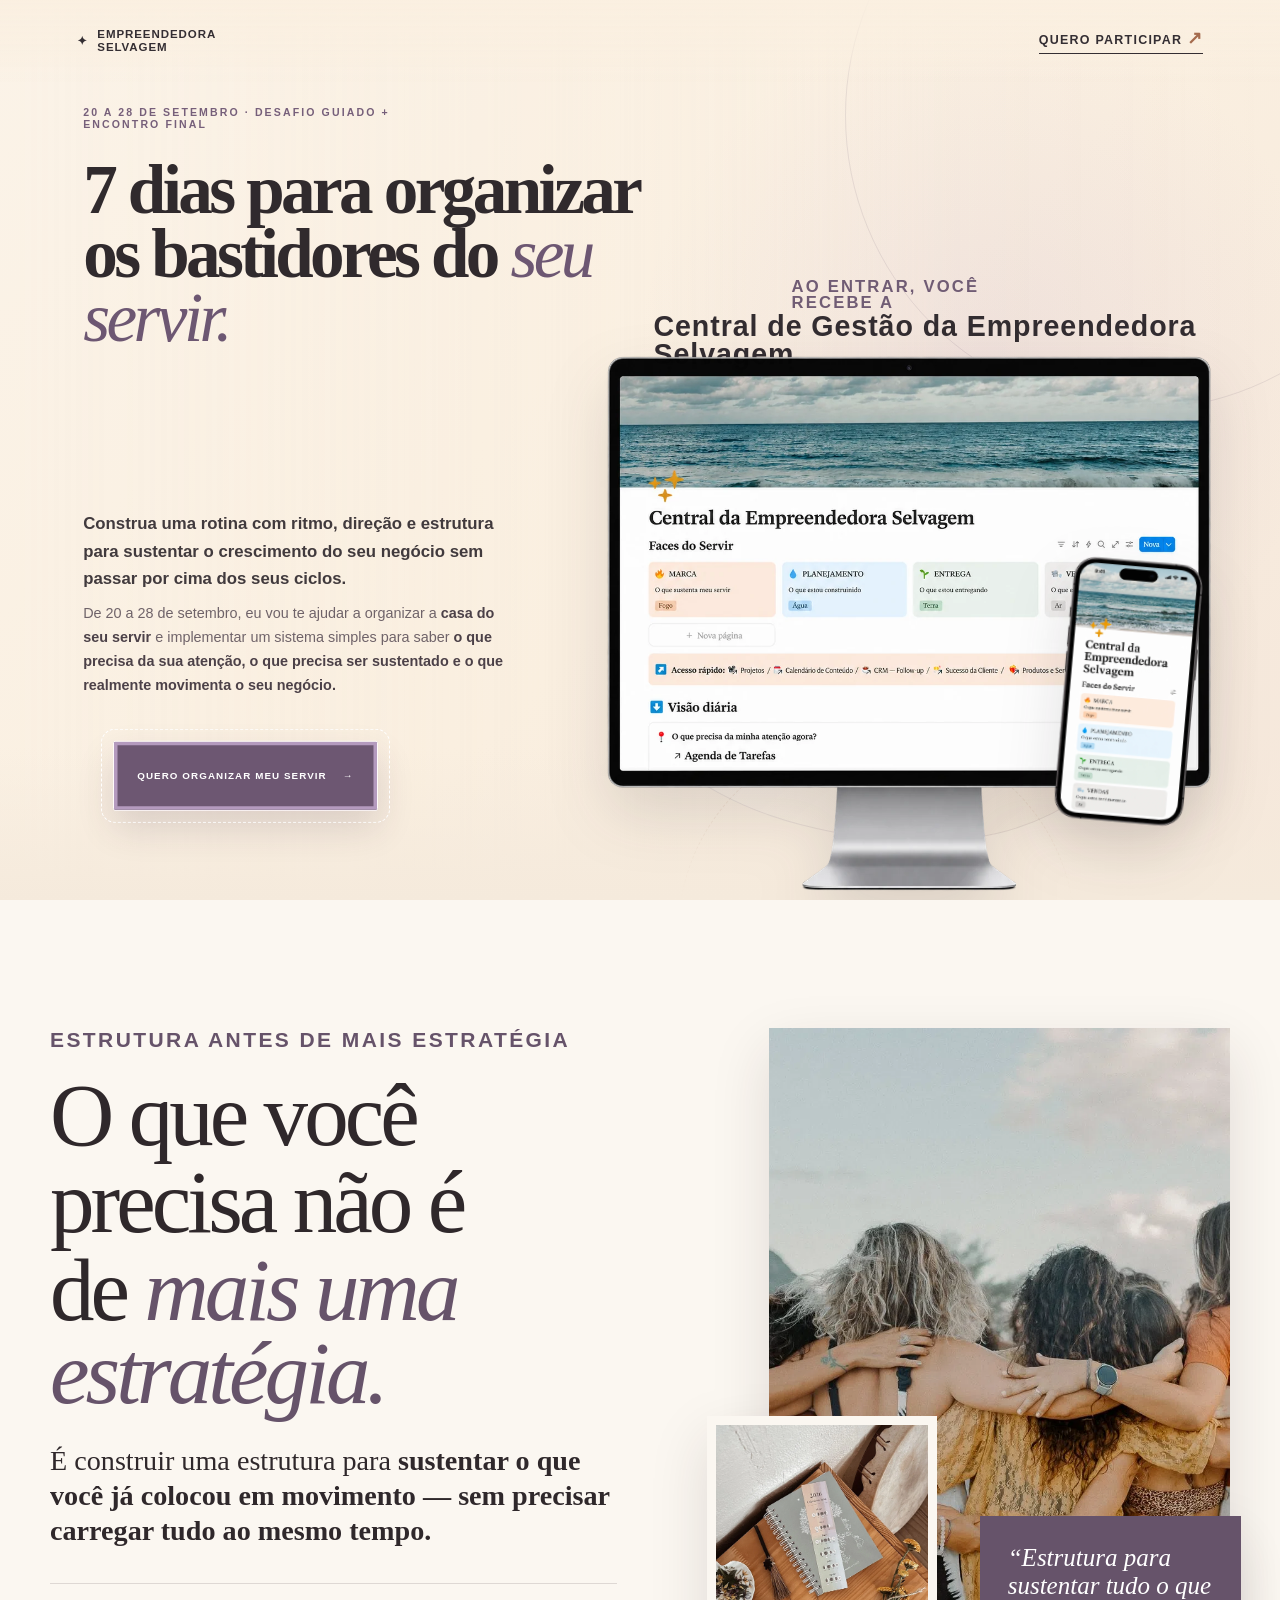
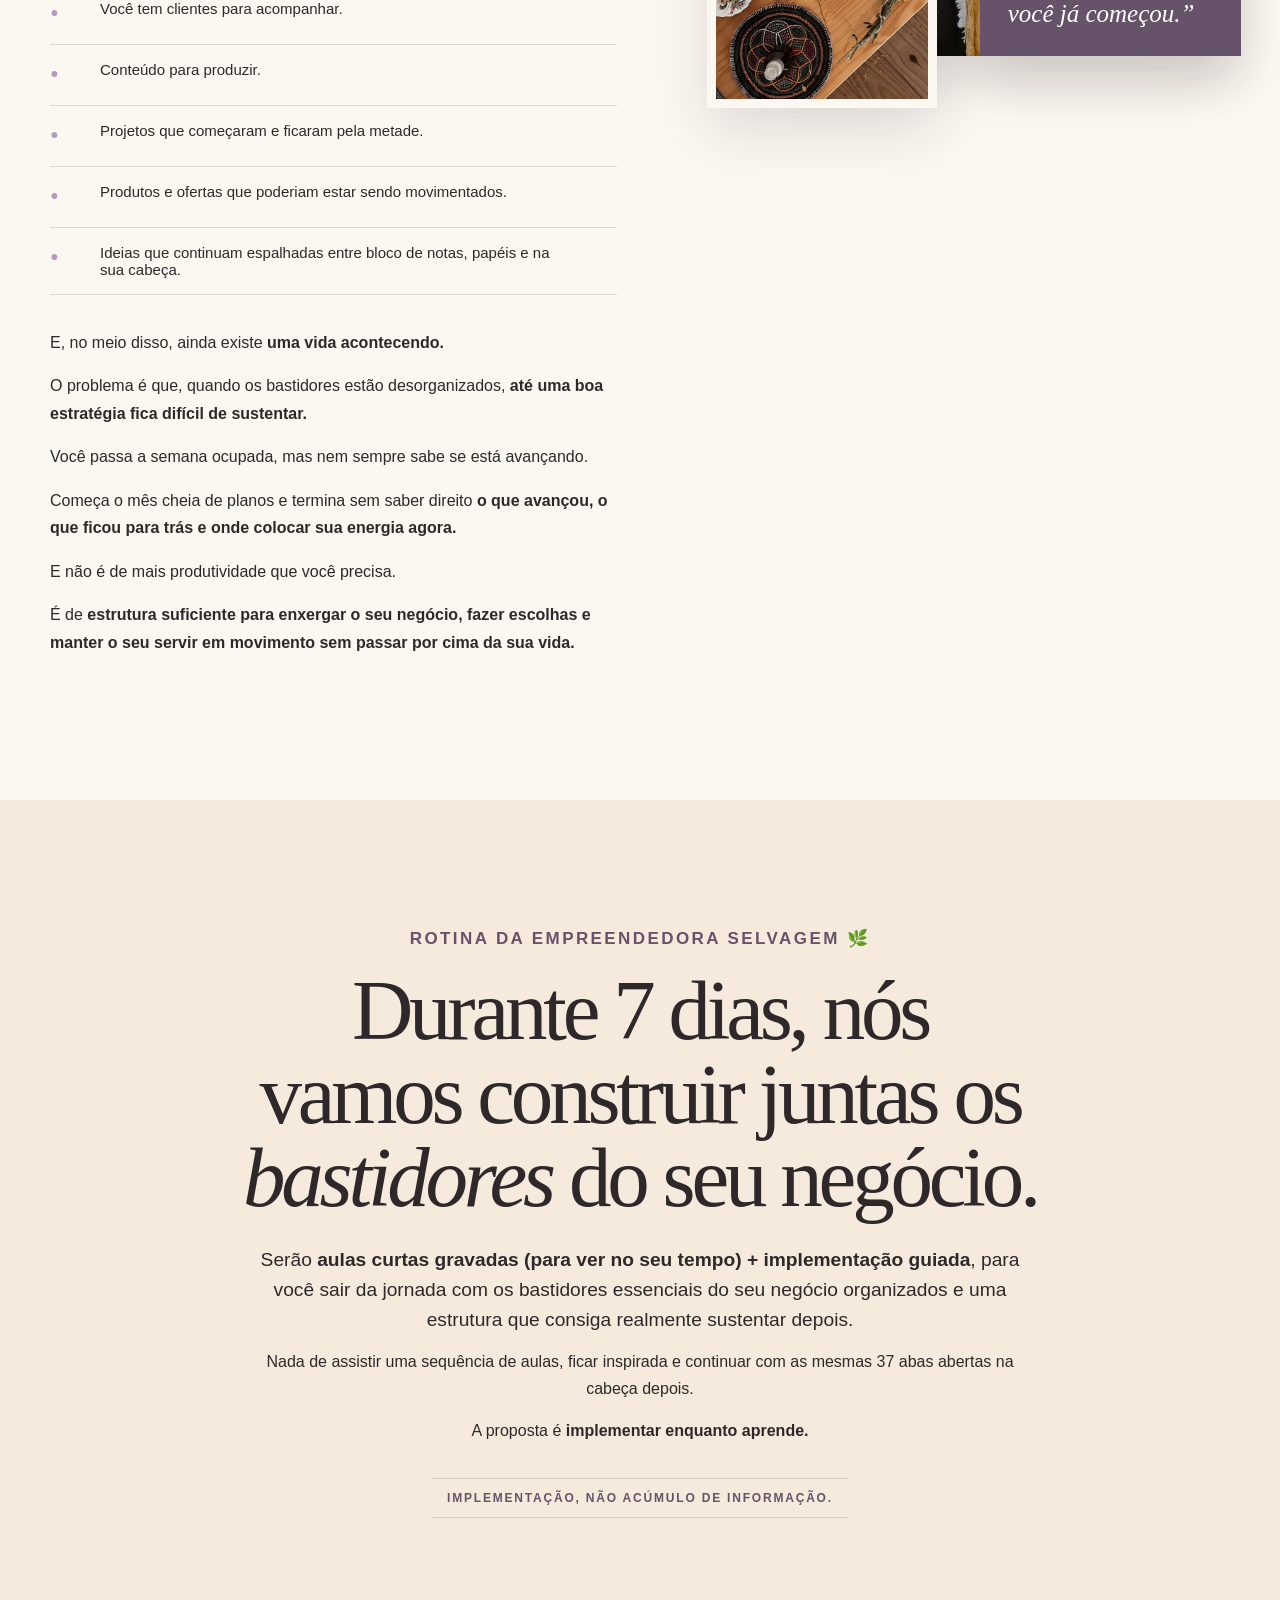
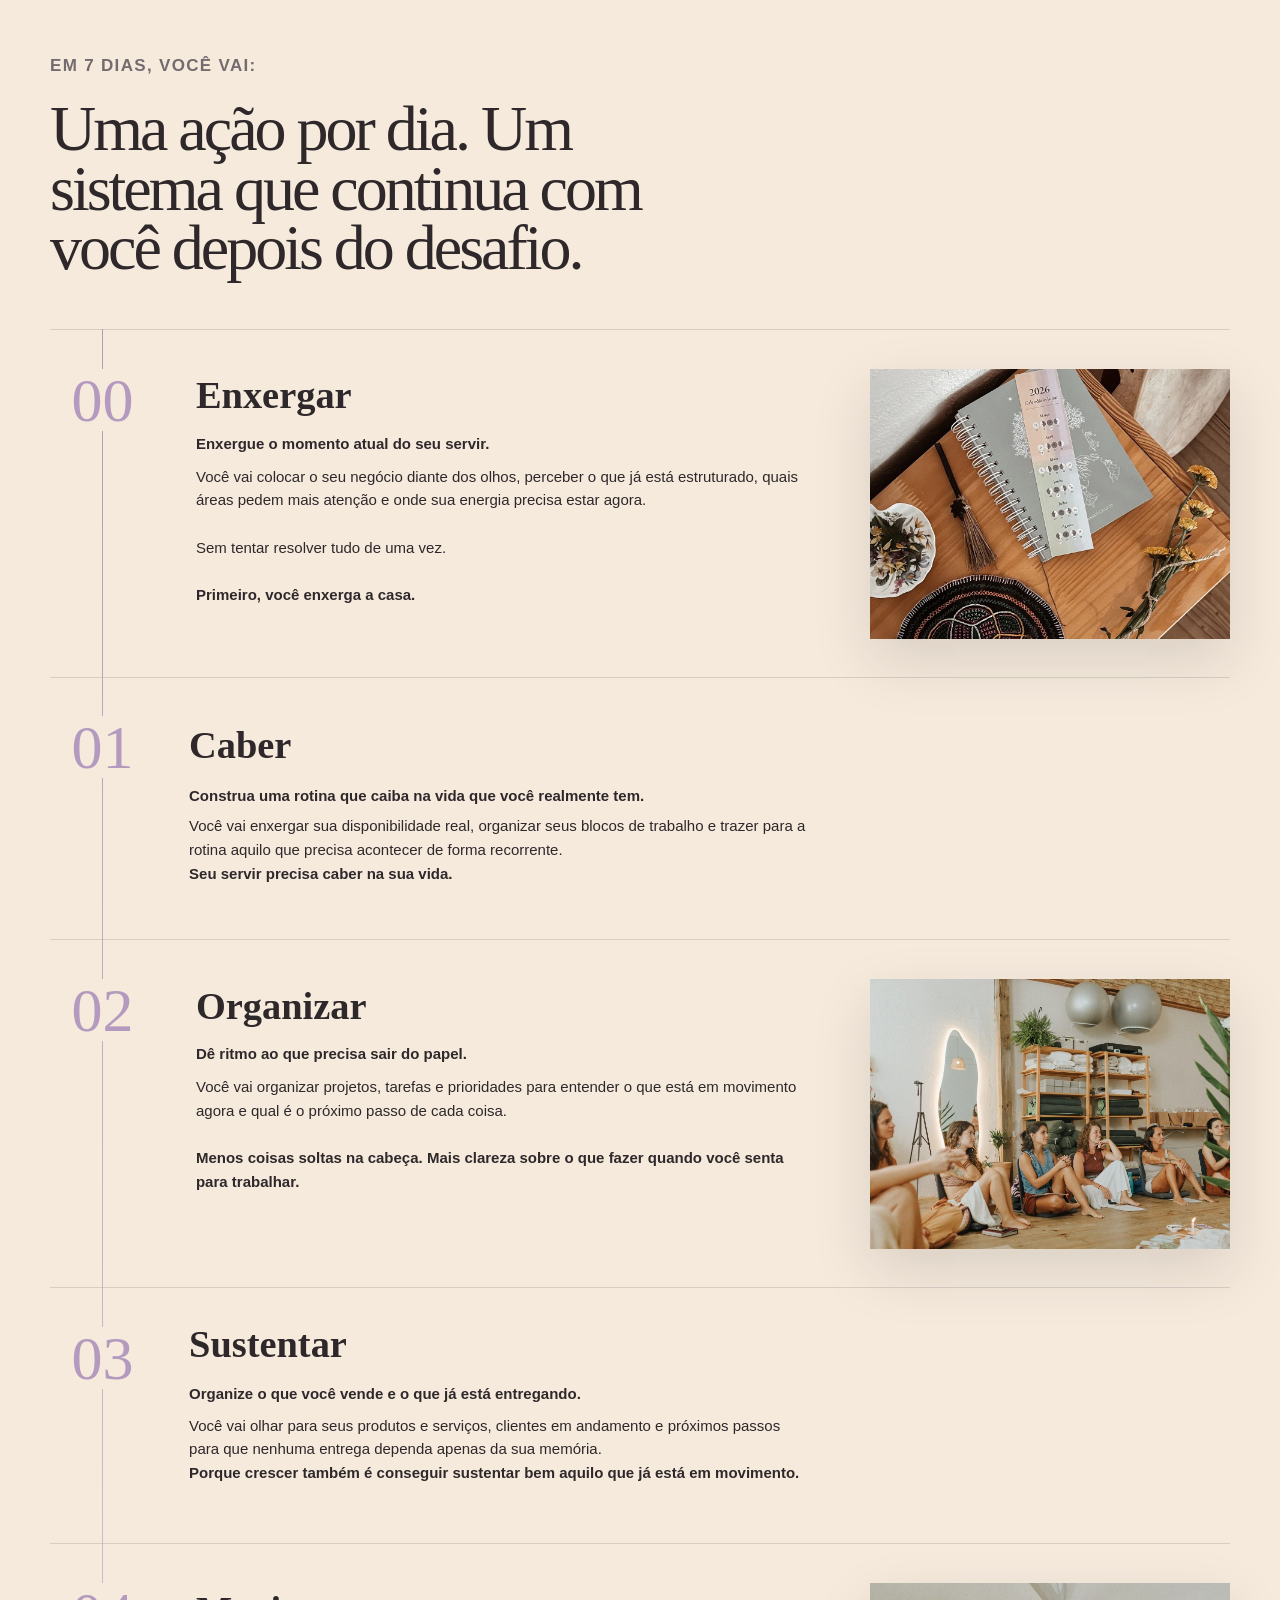
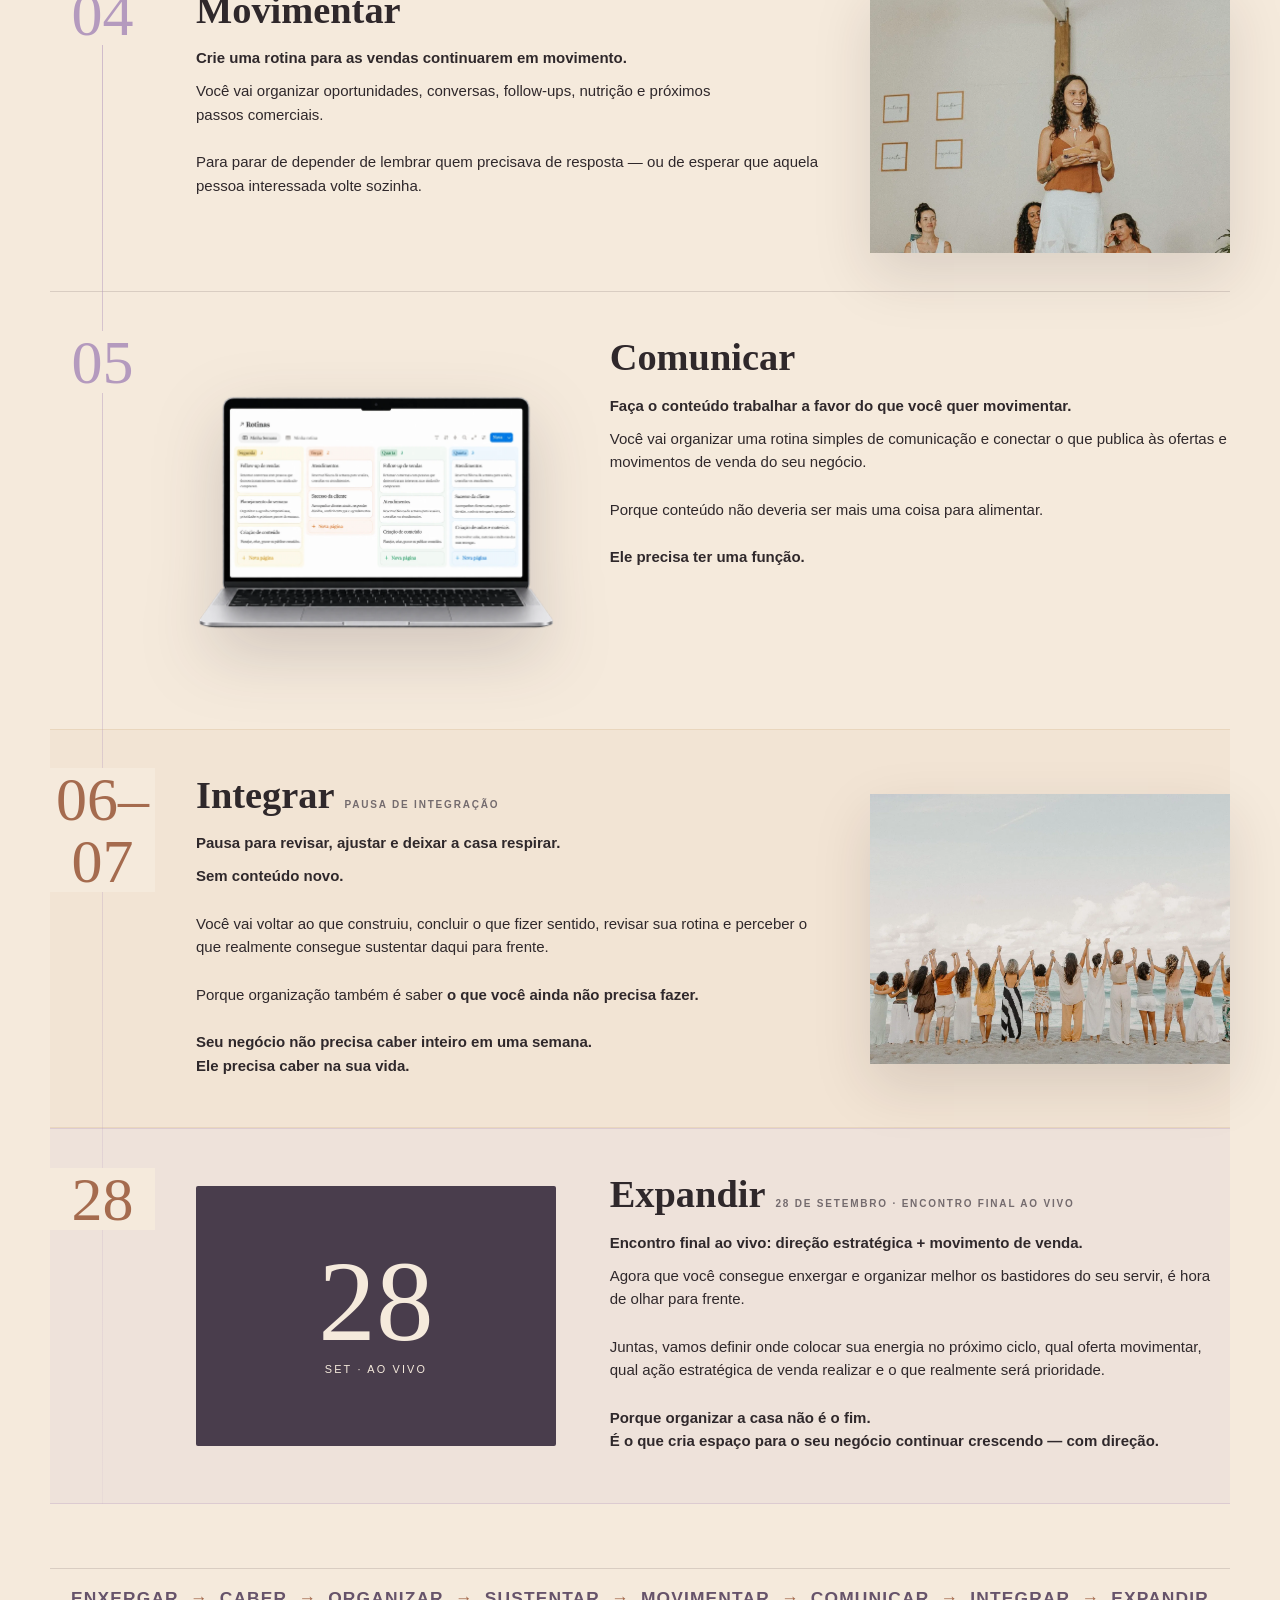
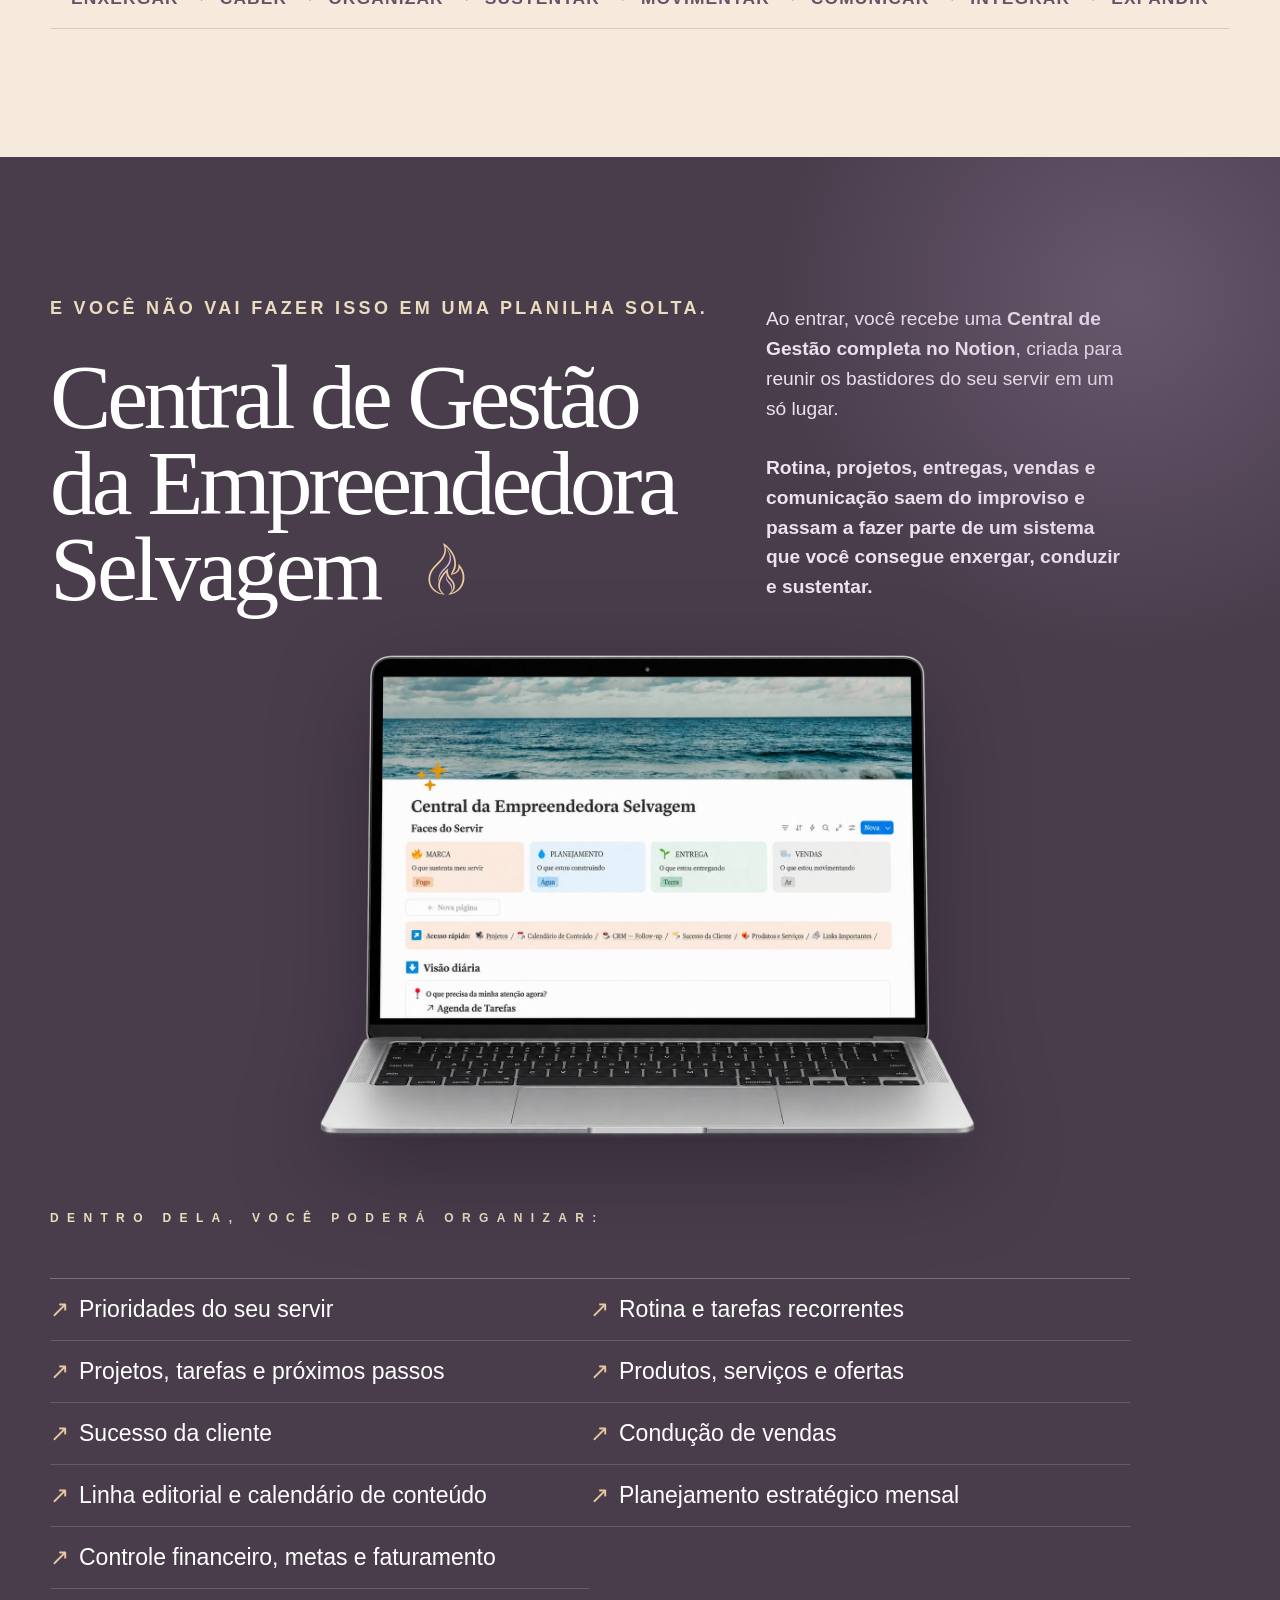
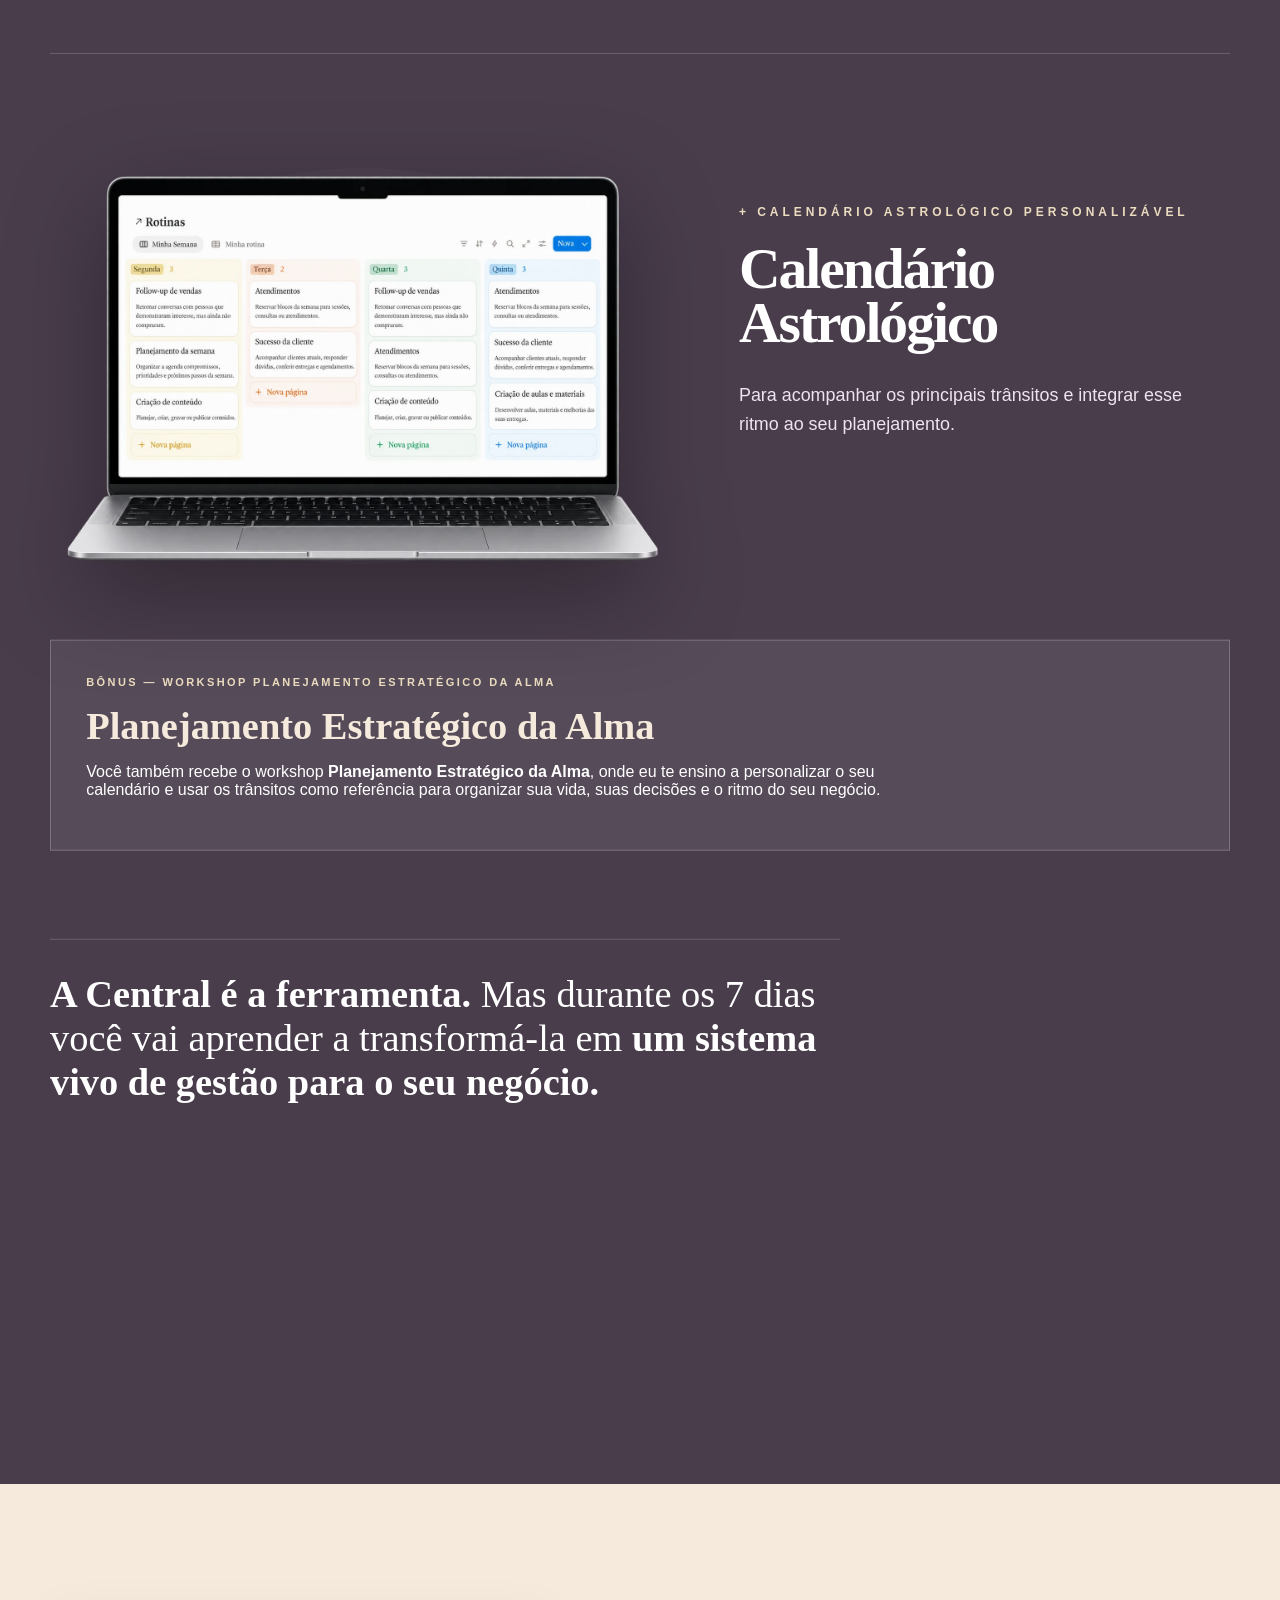
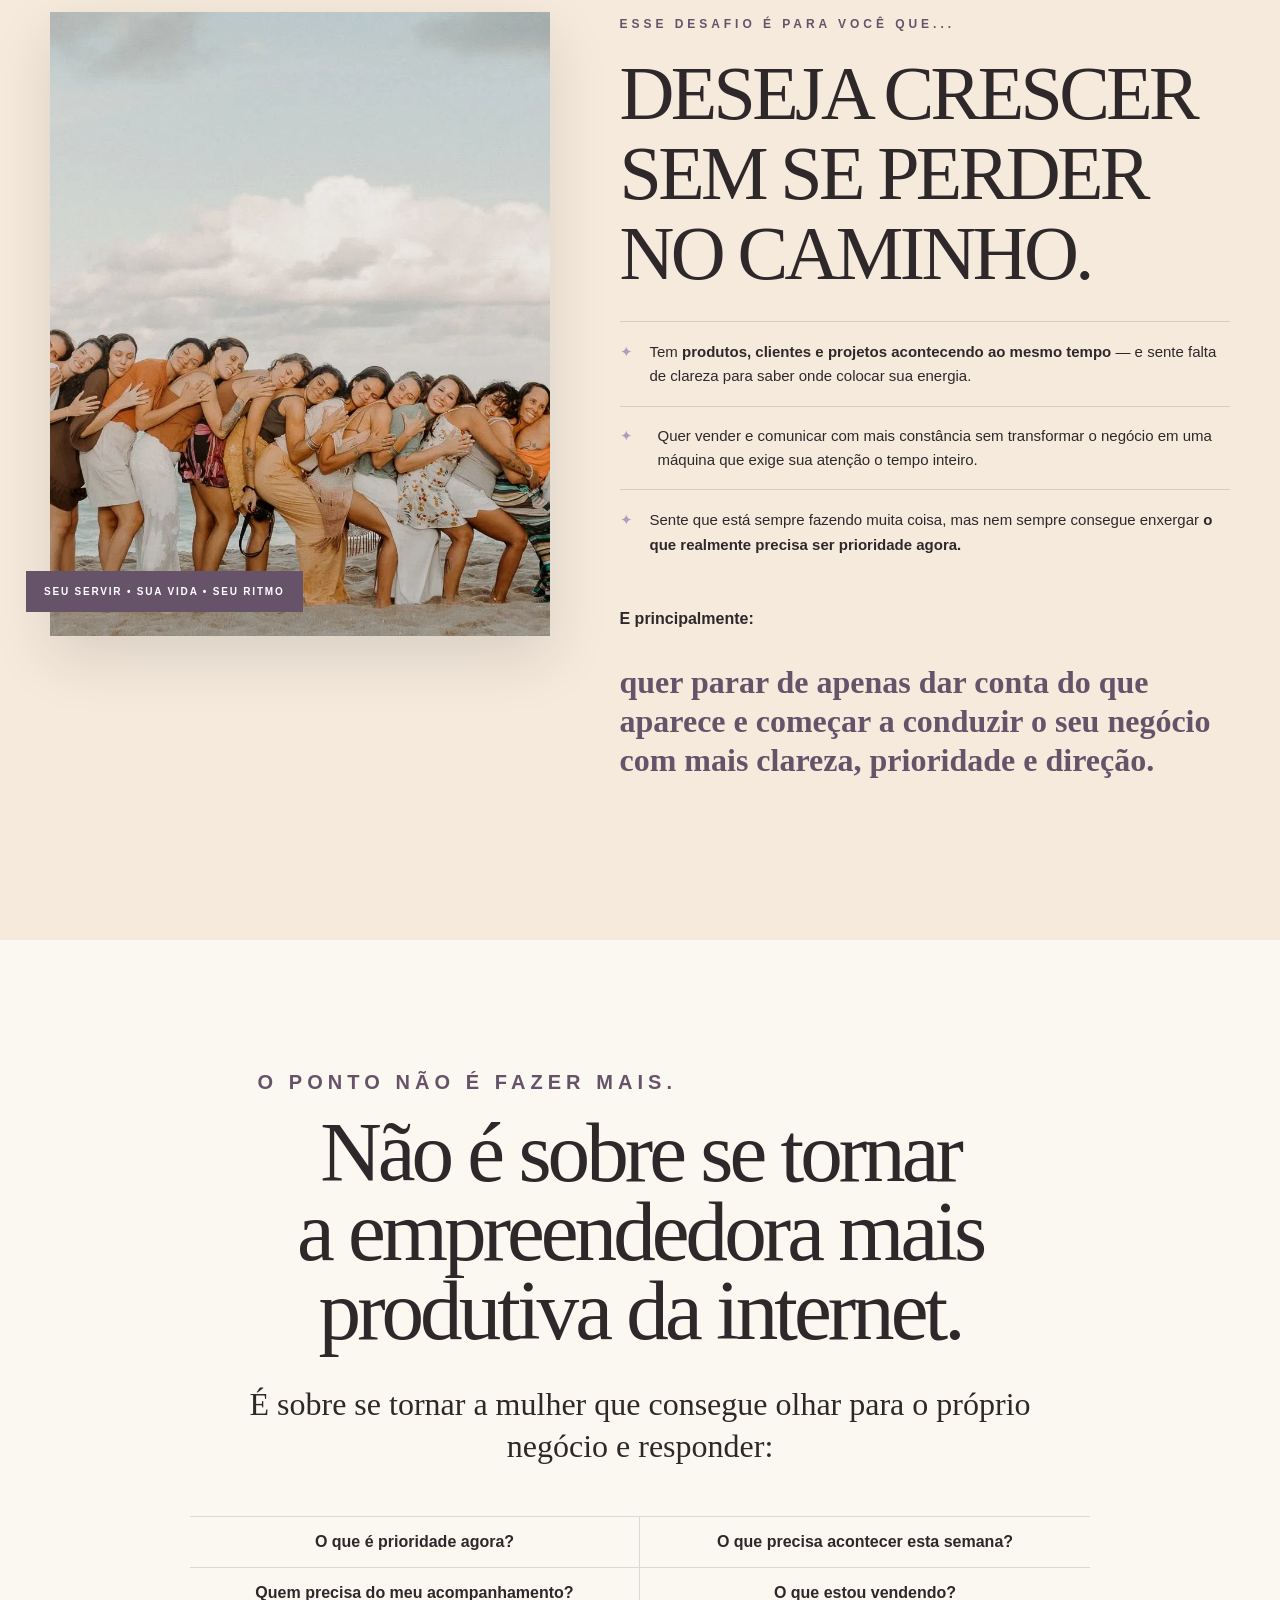
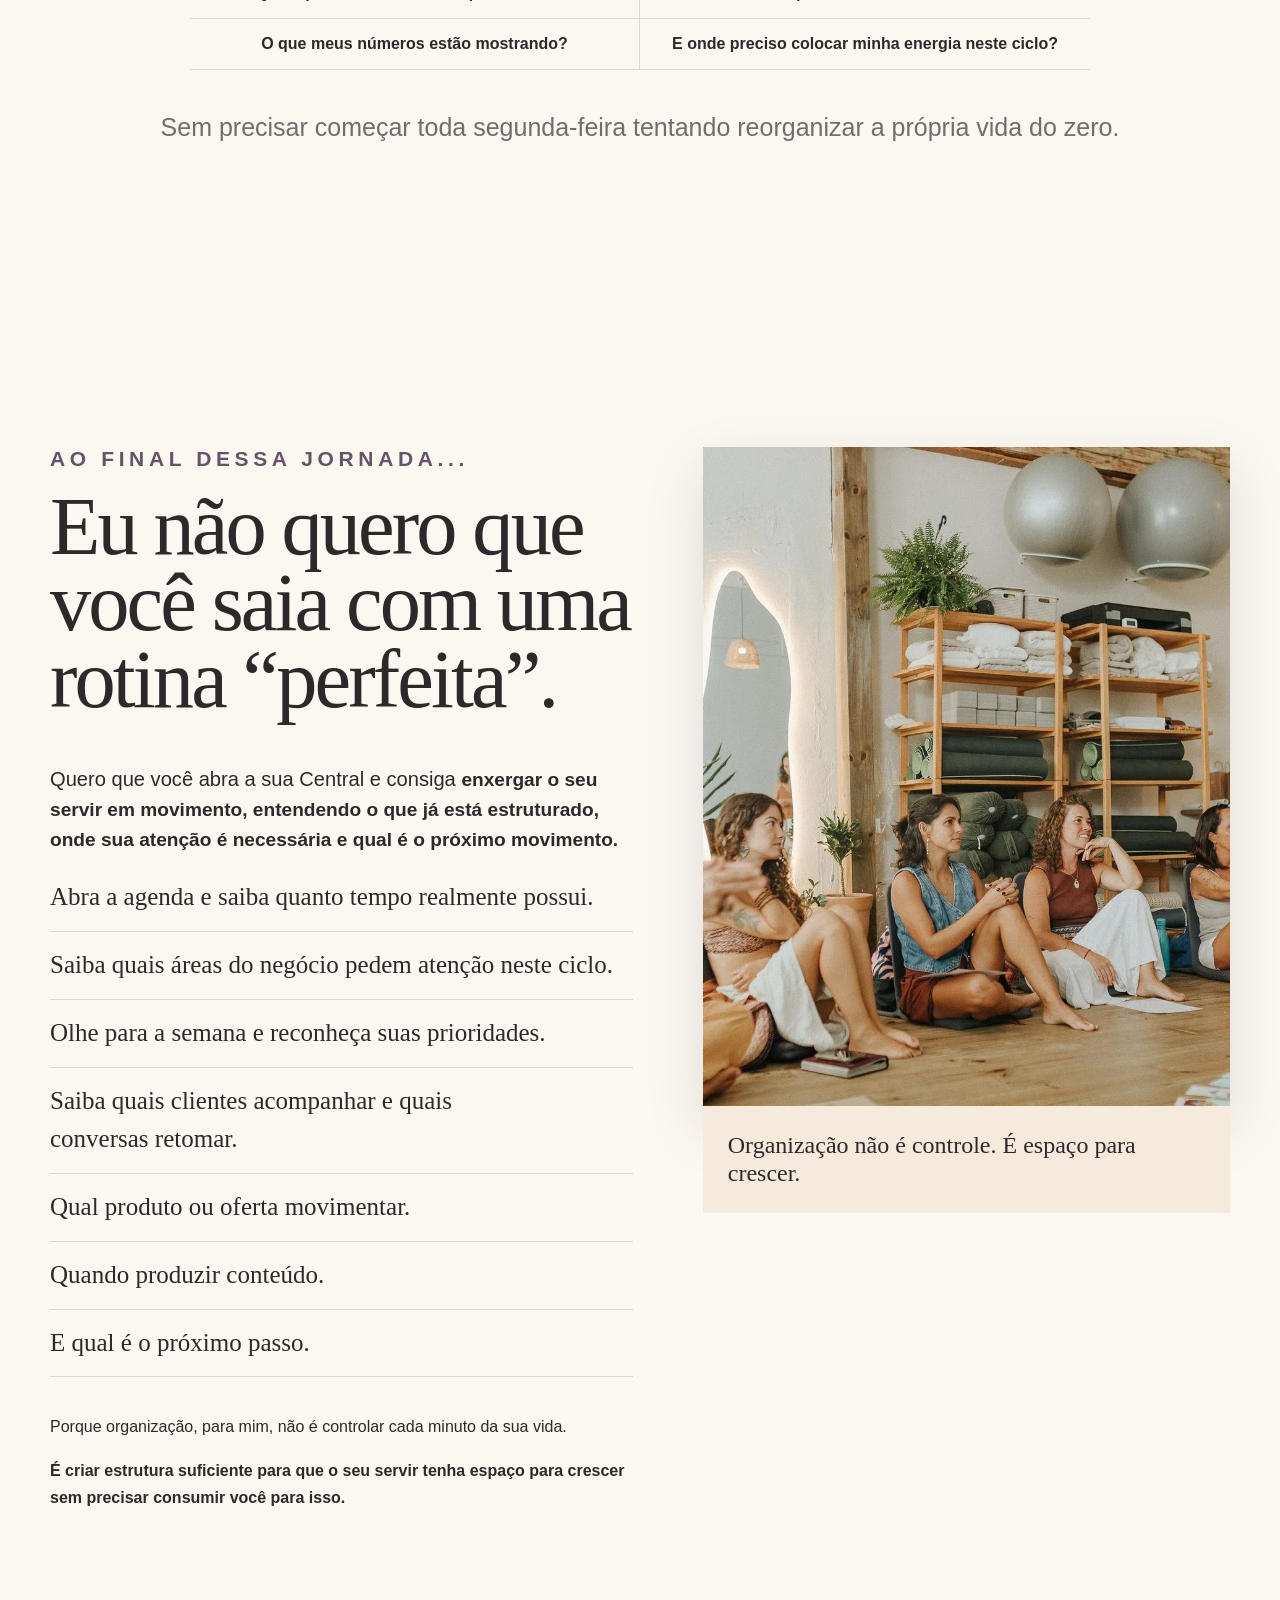
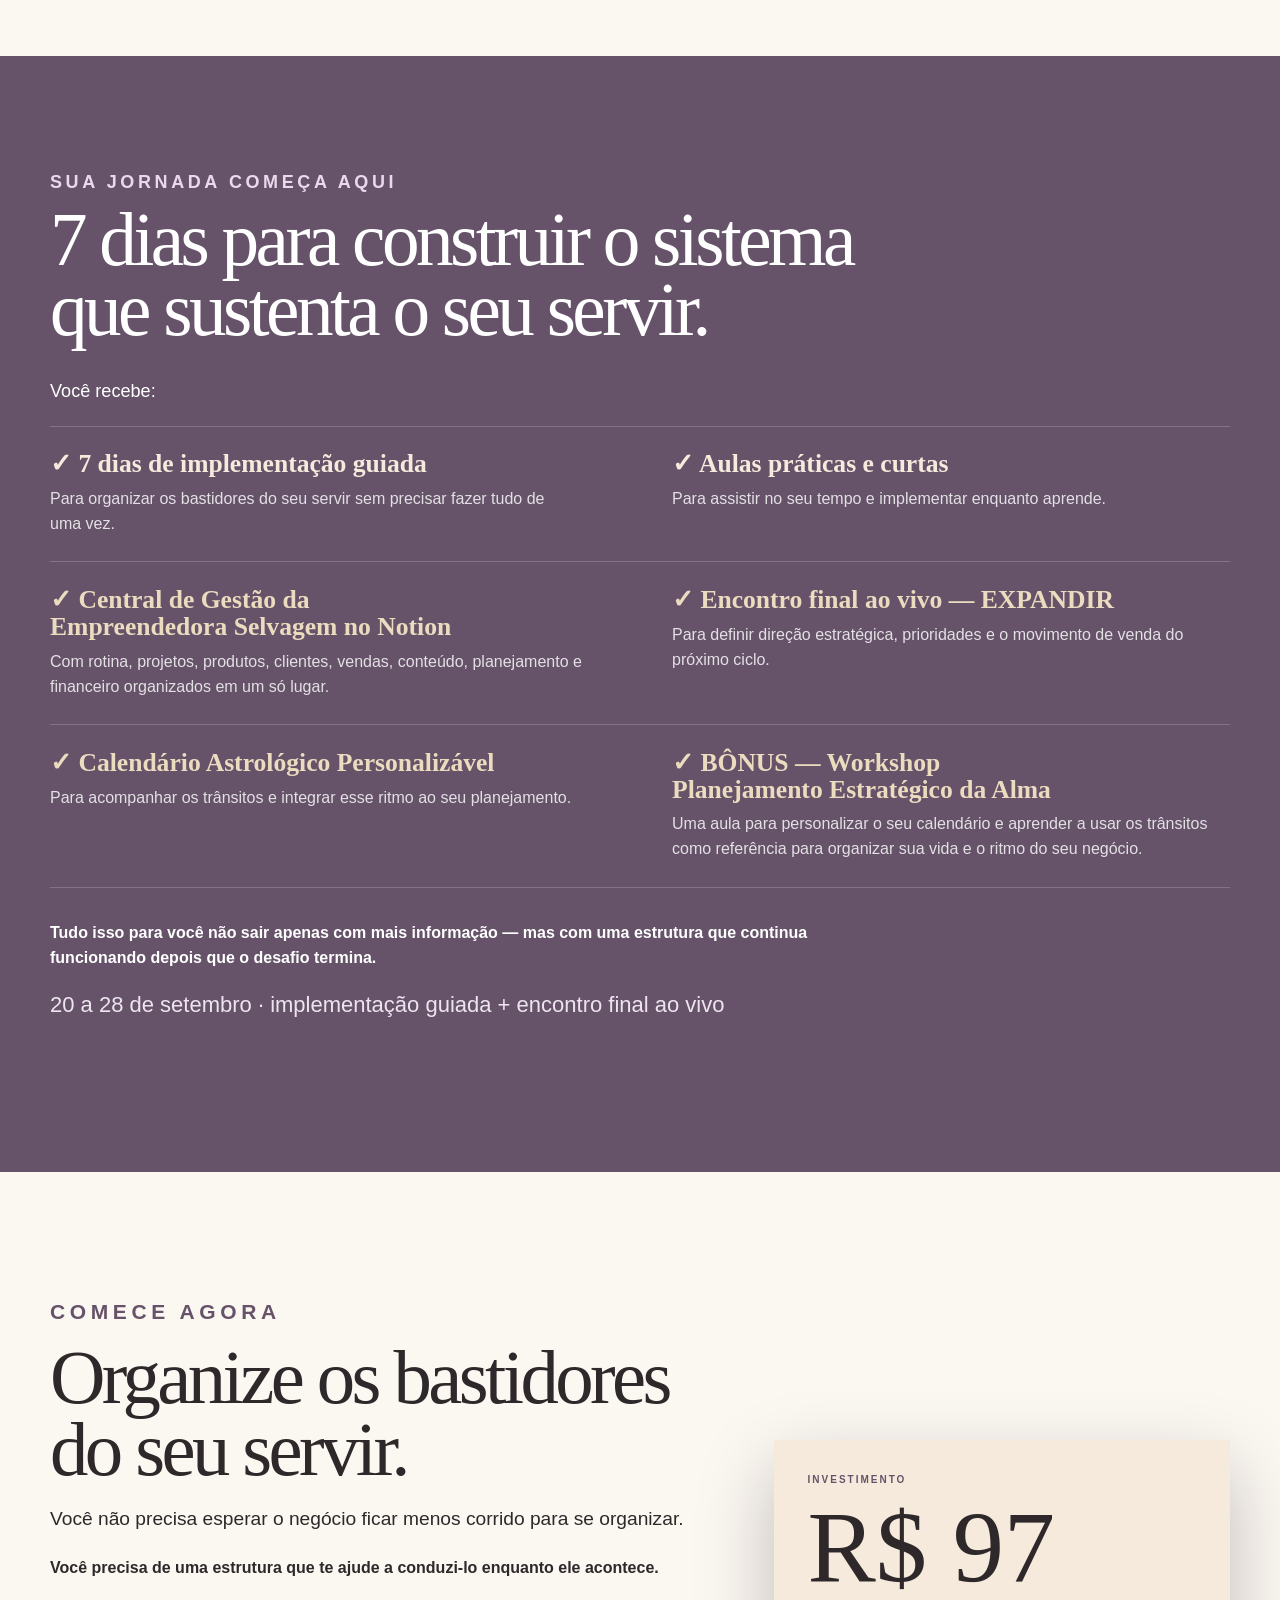
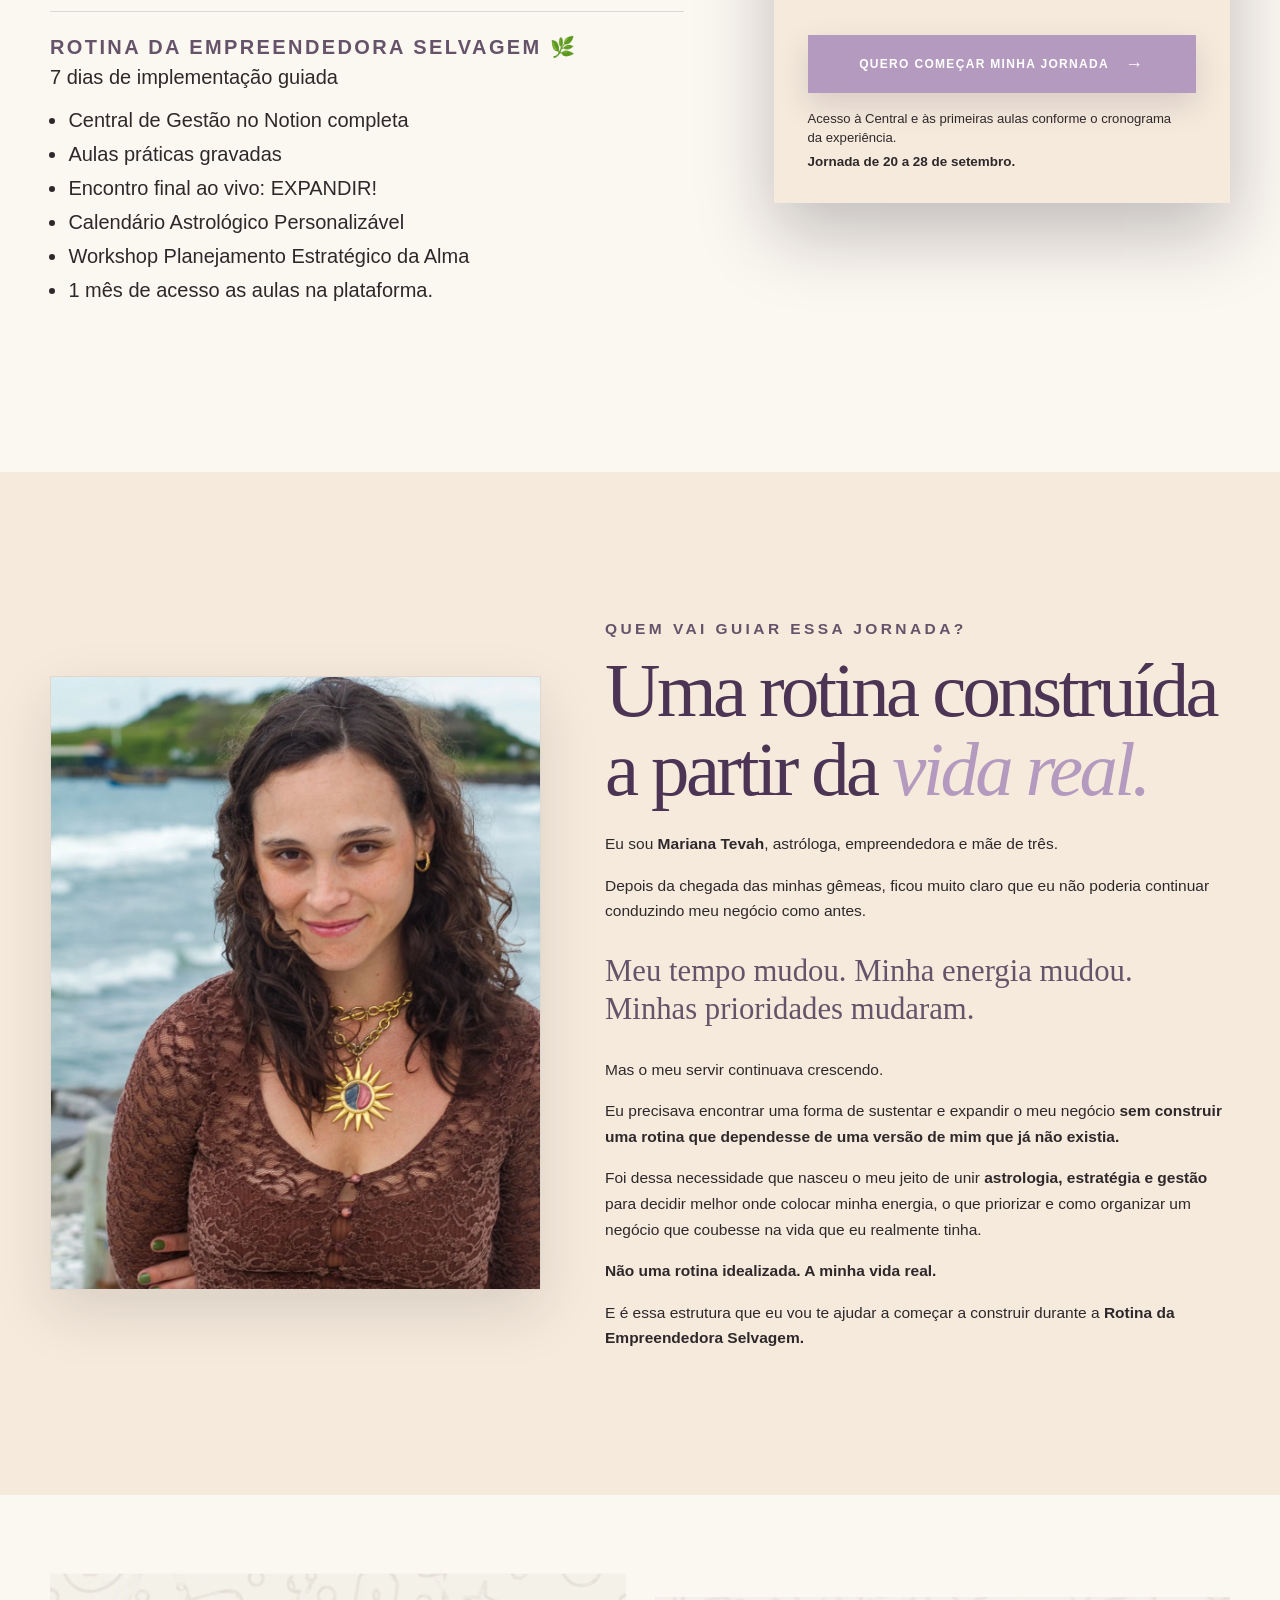
<file: soberania-labs-scrollytelling/desafio-selvagem/index.html>
<!DOCTYPE html>

<html lang="pt-BR"><head>
<meta charset="utf-8"/>
<meta content="width=device-width,initial-scale=1,viewport-fit=cover" name="viewport"/>
<meta content="#f5eadc" name="theme-color"/>
<meta content="7 dias para organizar os bastidores do seu servir e construir uma rotina que caiba na sua vida." name="description"/>
<title>Rotina da Empreendedora Selvagem | 7 dias para organizar seu servir</title>
<link rel="stylesheet" href="assets/css/style.css">
<script defer src="assets/js/checkout-links.js"></script>








</head>
<body>
<div aria-hidden="true" class="progress" style="width: 94.3505%;"></div>
<header class="hero-product-header">
<a aria-label="Rotina da Empreendedora Selvagem" class="hero-product-brand" href="#topo">✦ <span>Empreendedora<br/>Selvagem</span></a>
<a class="hero-product-header-link" href="https://pay.kiwify.com.br/Yyt1sTt?src=landing_rotina&utm_source=landing&utm_medium=organic&utm_campaign=rotina_selvagem_set2026&utm_content=header_offer" data-kiwify-checkout data-track-event="click_checkout" data-track-id="header_offer" data-meta-cta="header_offer">Quero participar <span>↗</span></a>
</header>
<section aria-label="7 dias para organizar os bastidores do seu servir" class="hero hero-v2 hero-product" id="topo">
<div aria-hidden="true" class="hero-product-orb hero-product-orb-a"></div>
<div aria-hidden="true" class="hero-product-orb hero-product-orb-b"></div>
<div class="hero-product-grid">
<div class="hero-v2-content hero-product-copy reveal is-visible">
<p class="eyebrow">20 a 28 de setembro · desafio guiado + encontro final</p>
<h1 data-rwd-id="rwd-001" style="box-sizing: border-box !important;">7 dias para organizar os bastidores do <em>seu servir.</em></h1>
<p class="hero-lead layout-offset" data-rwd-id="rwd-002"><strong>Construa uma rotina com ritmo, direção e estrutura para sustentar o crescimento do seu negócio sem passar por cima dos seus ciclos.</strong></p>
<p class="hero-detail layout-offset" data-rwd-id="rwd-003">De 20 a 28 de setembro, eu vou te ajudar a organizar a <strong>casa do seu servir</strong> e implementar um sistema simples para saber <strong>o que precisa da sua atenção, o que precisa ser sustentado e o que realmente movimenta o seu negócio.</strong></p>
<a class="button button-primary hero-product-cta layout-offset" data-rwd-id="rwd-004" href="#oferta" data-track-event="click_offer" data-track-id="hero_offer" data-meta-cta="hero_offer" style="box-sizing: border-box !important; border-width: 1px !important; border-style: double !important; border-color: rgb(255, 250, 250) !important; box-shadow: rgb(180, 154, 190) 0px 0px 0px 3.5px inset, rgba(67, 46, 71, 0.16) 0px 17px 36px 0px !important; outline-width: 1.17px !important; outline-style: dashed !important; outline-offset: 11px !important;">QUERO ORGANIZAR MEU SERVIR <span>→</span></a>
<div aria-label="O que você recebe" class="hero-product-proof">
<span>7 dias de implementação</span><span>Central de Gestão no Notion</span><span>aulas práticas</span><span>encontro final ao vivo</span>
</div>
</div>
<div aria-label="Prévia da Central de Gestão da Empreendedora Selvagem" class="hero-product-visual reveal is-visible">
<div class="hero-product-kicker"><span class="layout-offset" data-rwd-id="rwd-005" style="font-size: 16.64px; box-sizing: border-box !important;"><span data-rwd-id="rwd-040" class="text-run">AO ENTRAR, VOCÊ RECEBE A</span></span><strong class="layout-offset" data-rwd-id="rwd-006" style="box-sizing: border-box !important;"><span data-rwd-id="rwd-041" class="text-run">Central de Gestão da Empreendedora Selvagem</span></strong></div>
<div class="hero-device-stage layout-offset" data-rwd-id="rwd-007">
<div class="hero-device hero-device-imac"><img alt="Central de Gestão da Empreendedora Selvagem em monitor" class="layout-offset" data-rwd-id="rwd-008" src="assets/images/hero-monitor.webp"/></div>
<div class="hero-device hero-device-phone"><img alt="Central de Gestão da Empreendedora Selvagem no celular" class="layout-offset" data-rwd-id="rwd-009" src="assets/images/hero-phone.webp" style="box-sizing: border-box !important; object-fit: contain;"/></div>
</div>
</div>
</div>
</section>
<main>
<section class="section problem" id="problema">
<div class="wrap problem-grid">
<div class="reveal is-visible">
<p class="eyebrow"><span data-rwd-id="rwd-042" class="text-run">ESTRUTURA ANTES DE MAIS ESTRATÉGIA</span></p>
<h2 class="display" style="font-size: 84px;"><span data-rwd-id="rwd-043" class="text-run"><span data-rwd-id="rwd-044" class="text-run">O que você precisa não é de </span></span><em><span data-rwd-id="rwd-045" class="text-run">mais uma estratégia.</span></em></h2>
<p class="intro">É construir uma estrutura para <strong>sustentar o que você já colocou em movimento — sem precisar carregar tudo ao mesmo tempo.</strong></p>
<ul class="problem-list">
<li>Você tem clientes para acompanhar.</li>
<li>Conteúdo para produzir.</li>
<li>Projetos que começaram e ficaram pela metade.</li>
<li>Produtos e ofertas que poderiam estar sendo movimentados.</li>
<li>Ideias que continuam espalhadas entre bloco de notas, papéis e na sua cabeça.</li>
</ul>
<p class="bodycopy">E, no meio disso, ainda existe <strong>uma vida acontecendo.</strong></p>
<p class="bodycopy">O problema é que, quando os bastidores estão desorganizados, <strong>até uma boa estratégia fica difícil de sustentar.</strong></p>
<p class="bodycopy">Você passa a semana ocupada, mas nem sempre sabe se está avançando.</p>
<p class="bodycopy">Começa o mês cheia de planos e termina sem saber direito <strong>o que avançou, o que ficou para trás e onde colocar sua energia agora.</strong></p>
<p class="bodycopy">E não é de mais produtividade que você precisa.</p>
<p class="bodycopy">É de <strong>estrutura suficiente para enxergar o seu negócio, fazer escolhas e manter o seu servir em movimento sem passar por cima da sua vida.</strong></p>
</div>
<div class="photo-stack reveal delay-1 is-visible"><img alt="Grupo de mulheres reunidas" class="photo-main" data-rwd-id="rwd-010" src="assets/images/estrutura-grupo.webp"/><img alt="Material de planejamento sobre mesa" class="photo-small" data-rwd-id="rwd-011" src="assets/images/estrutura-planejamento.webp"/><div class="photo-note" data-rwd-id="rwd-012">“Estrutura para sustentar tudo o que você já começou.”</div></div>
</div>
</section>
<section class="section routine-intro">
<div class="wrap reveal is-visible">
<p class="eyebrow journey-title"><span data-rwd-id="rwd-046" class="text-run">ROTINA DA EMPREENDEDORA SELVAGEM 🌿</span></p>
<h2 class="display"><span data-rwd-id="rwd-047" class="text-run">Durante 7 dias, nós vamos construir juntas os </span><em><span data-rwd-id="rwd-048" class="text-run">bastidores</span></em><span data-rwd-id="rwd-049" class="text-run"> do seu negócio.</span></h2>
<p class="lead">Serão <strong>aulas curtas gravadas (para ver no seu tempo) + implementação guiada</strong>, para você sair da jornada com os bastidores essenciais do seu negócio organizados e uma estrutura que consiga realmente sustentar depois.</p>
<p class="bodycopy">Nada de assistir uma sequência de aulas, ficar inspirada e continuar com as mesmas 37 abas abertas na cabeça depois.</p>
<p class="bodycopy">A proposta é <strong>implementar enquanto aprende.</strong></p>
<div class="implement">IMPLEMENTAÇÃO, NÃO ACÚMULO DE INFORMAÇÃO.</div>
</div>
</section>
<section class="section days" id="sete-dias">
<div class="wrap">
<div class="days-header reveal is-visible"><div><p class="eyebrow" style="font-size: 6px;"><span data-rwd-id="rwd-050" class="text-run"><span data-rwd-id="rwd-051" class="text-run">EM 7 DIAS, VOCÊ VAI:</span></span></p><h2 class="display">Uma ação por dia. Um sistema que continua com você depois do desafio.</h2></div></div>
<div class="timeline"><article class="day reveal is-visible"><div class="day-num">00</div><div class="day-card"><h3>Enxergar</h3><p><strong>Enxergue o momento atual do seu servir.</strong></p><p>Você vai colocar o seu negócio diante dos olhos, perceber o que já está estruturado, quais áreas pedem mais atenção e onde sua energia precisa estar agora.<br/><br/>Sem tentar resolver tudo de uma vez.<br/><br/><strong>Primeiro, você enxerga a casa.</strong></p></div><div class="day-side photo-slot"><img alt="Material de organização" src="assets/images/jornada-organizacao.webp"/></div></article><article class="day reveal reverse is-visible" data-rwd-id="rwd-013" style="box-sizing: border-box !important;"><div class="day-num">01</div><div class="day-card"><h3 class="layout-offset" data-rwd-id="rwd-014">Caber</h3><p class="layout-offset" data-rwd-id="rwd-015"><strong class="layout-offset" data-rwd-id="rwd-016">Construa uma rotina que caiba na vida que você realmente tem.</strong></p><p class="layout-offset" data-rwd-id="rwd-017">Você vai enxergar sua disponibilidade real, organizar seus blocos de trabalho e trazer para a rotina aquilo que precisa acontecer de forma recorrente.<br/><strong>Seu servir precisa caber na sua vida.</strong></p></div></article><article class="day reveal is-visible"><div class="day-num">02</div><div class="day-card"><h3>Organizar</h3><p><strong>Dê ritmo ao que precisa sair do papel.</strong></p><p>Você vai organizar projetos, tarefas e prioridades para entender o que está em movimento agora e qual é o próximo passo de cada coisa.<br/><br/><strong>Menos coisas soltas na cabeça. Mais clareza sobre o que fazer quando você senta para trabalhar.</strong></p></div><div class="day-side photo-slot"><img alt="Mulheres em círculo" src="assets/images/jornada-circulo.webp"/></div></article><article class="day reveal reverse is-visible"><div class="day-num">03</div><div class="day-card"><h3 class="layout-offset" data-rwd-id="rwd-018">Sustentar</h3><p class="layout-offset" data-rwd-id="rwd-019"><strong class="layout-offset" data-rwd-id="rwd-020">Organize o que você vende e o que já está entregando.</strong></p><p class="layout-offset" data-rwd-id="rwd-021">Você vai olhar para seus produtos e serviços, clientes em andamento e próximos passos para que nenhuma entrega dependa apenas da sua memória.<br/><strong>Porque crescer também é conseguir sustentar bem aquilo que já está em movimento.</strong></p></div></article><article class="day reveal is-visible"><div class="day-num">04</div><div class="day-card"><h3>Movimentar</h3><p><strong>Crie uma rotina para as vendas continuarem em movimento.</strong></p><p>Você vai organizar oportunidades, conversas, follow-ups, nutrição e próximos passos comerciais.<br/><br/>Para parar de depender de lembrar quem precisava de resposta — ou de esperar que aquela pessoa interessada volte sozinha.</p></div><div class="day-side photo-slot"><img alt="Mulher conduzindo um encontro" src="assets/images/jornada-encontro.webp"/></div></article><article class="day reveal reverse is-visible"><div class="day-num">05</div><div class="day-card"><h3>Comunicar</h3><p><strong>Faça o conteúdo trabalhar a favor do que você quer movimentar.</strong></p><p>Você vai organizar uma rotina simples de comunicação e conectar o que publica às ofertas e movimentos de venda do seu negócio.<br/><br/>Porque conteúdo não deveria ser mais uma coisa para alimentar.<br/><br/><strong>Ele precisa ter uma função.</strong></p></div><div class="day-side mockup-slot"><img alt="Rotinas da Central de Gestão da Empreendedora Selvagem em notebook" class="mockup-asset mockup-tablet" src="assets/images/jornada-rotinas-notebook.webp"/></div></article><article class="day reveal integration is-visible"><div class="day-num">06–07</div><div class="day-card"><h3>Integrar<span>PAUSA DE INTEGRAÇÃO</span></h3><p><strong>Pausa para revisar, ajustar e deixar a casa respirar.</strong></p><p><strong>Sem conteúdo novo.</strong><br/><br/>Você vai voltar ao que construiu, concluir o que fizer sentido, revisar sua rotina e perceber o que realmente consegue sustentar daqui para frente.<br/><br/>Porque organização também é saber <strong>o que você ainda não precisa fazer.</strong><br/><br/><strong>Seu negócio não precisa caber inteiro em uma semana.<br/>Ele precisa caber na sua vida.</strong></p></div><div class="day-side photo-slot"><img alt="Mulheres reunidas na praia" src="assets/images/jornada-praia.webp"/></div></article><article class="day reveal expand reverse is-visible"><div class="day-num">28</div><div class="day-card"><h3>Expandir<span>28 DE SETEMBRO · ENCONTRO FINAL AO VIVO</span></h3><p><strong>Encontro final ao vivo: direção estratégica + movimento de venda.</strong></p><p>Agora que você consegue enxergar e organizar melhor os bastidores do seu servir, é hora de olhar para frente.<br/><br/>Juntas, vamos definir onde colocar sua energia no próximo ciclo, qual oferta movimentar, qual ação estratégica de venda realizar e o que realmente será prioridade.<br/><br/><strong>Porque organizar a casa não é o fim.<br/>É o que cria espaço para o seu negócio continuar crescendo — com direção.</strong></p></div><div class="day-side day-live-mark"><span>28</span><small>SET · AO VIVO</small></div></article></div>
<div class="journey-logic reveal is-visible"><span style="font-size: 17.4px;">ENXERGAR</span><b style="font-size: 17.4px;">→</b><span style="font-size: 17.4px;">CABER</span><b style="font-size: 17.4px;">→</b><span style="font-size: 17.4px;">ORGANIZAR</span><b style="font-size: 17.4px;">→</b><span style="font-size: 17.4px;">SUSTENTAR</span><b style="font-size: 17.4px;">→</b><span style="font-size: 17.4px;">MOVIMENTAR</span><b style="font-size: 17.4px;">→</b><span style="font-size: 17.4px;">COMUNICAR</span><b style="font-size: 17.4px;">→</b><span style="font-size: 17.4px;">INTEGRAR</span><b style="font-size: 17.4px;">→</b><span style="font-size: 17.4px;">EXPANDIR</span></div>
</div>
</section>
<section class="section central" id="central"><div class="wrap" data-rwd-id="rwd-022" style="box-sizing: border-box !important;"><div class="central-head reveal is-visible"><div><p class="eyebrow light" data-rwd-id="rwd-023" style="font-size: 15px; box-sizing: border-box !important;"><span data-rwd-id="rwd-052" class="text-run">E VOCÊ NÃO VAI FAZER ISSO EM UMA PLANILHA SOLTA.</span></p><h2 class="display layout-offset" data-rwd-id="rwd-024"><span data-rwd-id="rwd-053" class="text-run">Central de Gestão da Empreendedora Selvagem </span><svg aria-hidden="true" class="asset-flame-svg" focusable="false" viewbox="0 0 1254 1254">
<path class="asset-icon-primary" d="M 577 170 L 587 191 L 597 219 L 603 245 L 606 285 L 603 318 L 597 343 L 588 369 L 569 406 L 542 445 L 509 483 L 421 573 L 390 613 L 370 645 L 348 694 L 338 729 L 332 771 L 333 820 L 341 859 L 353 892 L 362 910 L 379 937 L 390 951 L 422 983 L 455 1007 L 477 1019 L 505 1031 L 533 1040 L 555 1045 L 607 1051 L 608 1050 L 600 1044 L 565 1007 L 553 990 L 541 967 L 533 945 L 529 925 L 528 881 L 532 854 L 539 827 L 549 800 L 565 767 L 597 717 L 635 671 L 642 709 L 649 728 L 660 750 L 680 778 L 715 816 L 735 843 L 748 870 L 754 893 L 755 920 L 753 934 L 746 957 L 736 977 L 720 1000 L 671 1052 L 683 1051 L 734 1041 L 770 1028 L 797 1015 L 817 1003 L 841 985 L 857 971 L 881 945 L 900 919 L 917 889 L 934 845 L 939 826 L 945 791 L 945 727 L 939 691 L 932 665 L 911 614 L 897 590 L 877 562 L 866 549 L 841 525 L 845 561 L 844 581 L 840 602 L 829 628 L 818 644 L 797 664 L 765 682 L 746 690 L 744 689 L 769 652 L 782 627 L 791 603 L 799 568 L 802 539 L 801 494 L 796 459 L 787 423 L 772 383 L 755 349 L 732 312 L 704 275 L 677 245 L 640 210 L 609 187 Z M 624 231 L 638 243 L 672 278 L 697 308 L 719 340 L 736 370 L 748 396 L 761 433 L 768 462 L 773 502 L 773 531 L 769 568 L 756 613 L 731 666 L 724 685 L 720 706 L 720 721 L 730 712 L 739 707 L 786 694 L 803 686 L 822 673 L 839 656 L 851 639 L 860 620 L 867 595 L 879 614 L 890 637 L 906 681 L 911 703 L 915 733 L 915 780 L 908 824 L 895 865 L 874 906 L 849 940 L 817 971 L 783 996 L 742 1018 L 714 1029 L 713 1028 L 732 1013 L 748 997 L 764 975 L 771 962 L 779 940 L 782 923 L 782 891 L 773 856 L 761 831 L 743 805 L 700 754 L 677 714 L 668 688 L 663 658 L 664 627 L 670 599 L 620 646 L 580 692 L 552 732 L 538 756 L 521 792 L 507 834 L 506 821 L 506 848 L 505 849 L 504 847 L 499 889 L 500 913 L 506 943 L 515 967 L 531 994 L 556 1021 L 578 1037 L 574 1038 L 526 1022 L 480 998 L 447 974 L 416 943 L 389 904 L 377 879 L 370 859 L 362 820 L 361 775 L 365 745 L 373 712 L 386 679 L 404 645 L 427 612 L 452 582 L 513 521 L 554 476 L 591 425 L 610 389 L 624 350 L 631 311 L 631 273 L 628 251 L 630 251 L 627 250 L 629 248 L 626 245 L 623 233 Z" fill-rule="evenodd"></path>
<path class="asset-icon-accent flame-accent" d="M 634 700 L 629 729 L 629 760 L 631 773 L 638 797 L 644 810 L 658 832 L 688 868 L 704 891 L 715 914 L 721 934 L 723 949 L 723 963 L 721 976 L 715 997 L 705 1016 L 709 1012 L 718 998 L 726 982 L 732 965 L 736 945 L 736 926 L 734 913 L 727 891 L 718 873 L 705 854 L 663 804 L 648 779 L 643 768 L 636 743 L 633 716 Z M 629 249 L 646 273 L 668 313 L 679 338 L 687 362 L 693 389 L 695 408 L 694 441 L 690 464 L 680 494 L 668 518 L 656 537 L 626 574 L 599 601 L 564 640 L 547 662 L 534 682 L 522 705 L 515 721 L 506 749 L 500 785 L 500 817 L 505 848 L 506 810 L 512 776 L 522 745 L 539 710 L 563 676 L 580 656 L 642 594 L 673 559 L 688 537 L 700 514 L 710 487 L 711 479 L 714 471 L 717 447 L 716 412 L 711 385 L 703 360 L 688 328 L 672 302 L 653 276 Z" fill-rule="evenodd"></path>
</svg></h2></div><p class="lead">Ao entrar, você recebe uma <strong>Central de Gestão completa no Notion</strong>, criada para reunir os bastidores do seu servir em um só lugar.<br/><br/><strong>Rotina, projetos, entregas, vendas e comunicação saem do improviso e passam a fazer parte de um sistema que você consegue enxergar, conduzir e sustentar.</strong></p></div><figure class="central-overview reveal delay-1 is-visible"><img alt="Central de Gestão da Empreendedora Selvagem em notebook" class="device-laptop layout-offset" data-rwd-id="rwd-025" src="assets/images/central-overview-notebook.webp" style="box-sizing: border-box !important; object-fit: contain;"/></figure><div class="central-modules"><div class="central-copy reveal is-visible"><p class="eyebrow light layout-offset" data-rwd-id="rwd-026" style="font-size: 38px;"><span data-rwd-id="rwd-054" class="text-run">Dentro dela, você poderá organizar:</span></p><div class="module-list"><div style="font-size: 23px;">Prioridades do seu servir</div><div style="font-size: 23px;">Rotina e tarefas recorrentes</div><div style="font-size: 23px;">Projetos, tarefas e próximos passos</div><div style="font-size: 23px;">Produtos, serviços e ofertas</div><div style="font-size: 23px;">Sucesso da cliente</div><div style="font-size: 23px;">Condução de vendas</div><div style="font-size: 23px;">Linha editorial e calendário de conteúdo</div><div style="font-size: 23px;">Planejamento estratégico mensal</div><div style="font-size: 23px;">Controle financeiro, metas e faturamento</div></div></div></div><div class="central-showcase"><article aria-labelledby="central-planejamento-title" class="central-feature central-feature-tablet reveal is-visible"><div class="central-feature-device"><img alt="Rotinas da Central de Gestão da Empreendedora Selvagem em notebook" class="device-tablet" src="assets/images/central-rotinas-notebook.webp"/></div><div class="central-feature-copy"><p class="eyebrow light layout-offset" data-rwd-id="rwd-027" style="font-size: 18px;"><span data-rwd-id="rwd-055" class="text-run">+ CALENDÁRIO ASTROLÓGICO PERSONALIZÁVEL</span></p><h3 class="layout-offset" data-rwd-id="rwd-028" id="central-planejamento-title">Calendário Astrológico</h3><p class="layout-offset" data-rwd-id="rwd-029">Para acompanhar os principais trânsitos e integrar esse ritmo ao seu planejamento.</p></div></article></div><div class="central-bonus reveal is-visible layout-offset bonus-card-surface" data-rwd-id="rwd-030"><p class="eyebrow light">BÔNUS — Workshop Planejamento Estratégico da Alma</p><h3>Planejamento Estratégico da Alma</h3><p>Você também recebe o workshop <strong>Planejamento Estratégico da Alma</strong>, onde eu te ensino a personalizar o seu calendário e usar os trânsitos como referência para organizar sua vida, suas decisões e o ritmo do seu negócio.</p></div><p class="central-bridge reveal is-visible layout-offset" data-rwd-id="rwd-031"><strong>A Central é a ferramenta.</strong> Mas durante os 7 dias você vai aprender a transformá-la em <strong>um sistema vivo de gestão para o seu negócio.</strong></p></div></section>
<section class="section audience">
<div class="wrap audience-grid">
<div class="audience-photo reveal is-visible"><img alt="Grupo de mulheres reunidas" src="assets/images/publico-grupo.webp"/><span></span></div>
<div class="reveal delay-1 is-visible">
<p class="eyebrow" style="font-size: 18px;"><span data-rwd-id="rwd-056" class="text-run">Esse desafio é para você que...</span></p>
<h2 class="display"><span data-rwd-id="rwd-057" class="text-run"><span data-rwd-id="rwd-058" class="text-run">DESEJA CRESCER SEM SE PERDER NO CAMINHO.</span></span></h2>
<ul class="checks">
<li class="audience-item-products"><span class="check-copy">Tem <strong>produtos, clientes e projetos acontecendo ao mesmo tempo</strong> — e sente falta de clareza para saber onde colocar sua energia.</span></li>
<li>Quer vender e comunicar com mais constância sem transformar o negócio em uma máquina que exige sua atenção o tempo inteiro.</li>
<li class="audience-item-priorities"><span class="check-copy">Sente que está sempre fazendo muita coisa, mas nem sempre consegue enxergar <strong>o que realmente precisa ser prioridade agora.</strong></span></li>
</ul>
<p class="bodycopy"><strong>E principalmente:</strong></p>
<p class="audience-focus"><strong>quer parar de apenas dar conta do que aparece e começar a conduzir o seu negócio com mais clareza, prioridade e direção.</strong></p>
</div>
</div>
</section>
<section class="section manifesto">
<div class="wrap reveal is-visible">
<p class="eyebrow layout-offset" data-rwd-id="rwd-032" style="font-size: 23px;"><span data-rwd-id="rwd-059" class="text-run">O PONTO NÃO É FAZER MAIS.</span></p>
<h2 class="display" style="font-size: 85.2px;">Não é sobre se tornar a empreendedora mais produtiva da internet.</h2>
<p class="intro">É sobre se tornar a mulher que consegue olhar para o próprio negócio e responder:</p>
<div class="questions">
<div class="question">O que é prioridade agora?</div>
<div class="question">O que precisa acontecer esta semana?</div>
<div class="question">Quem precisa do meu acompanhamento?</div>
<div class="question">O que estou vendendo?</div>
<div class="question">O que meus números estão mostrando?</div>
<div class="question">E onde preciso colocar minha energia neste ciclo?</div>
</div>
<p class="manifesto-end" data-rwd-id="rwd-033" style="box-sizing: border-box !important;"><span data-rwd-id="rwd-060" class="text-run">Sem precisar começar toda segunda-feira tentando reorganizar a própria vida do zero.</span></p>
</div>
</section>
<section class="section outcome">
<div class="wrap outcome-grid">
<div class="reveal is-visible">
<p class="eyebrow" style="font-size: 21px;"><span data-rwd-id="rwd-061" class="text-run">AO FINAL DESSA JORNADA...</span></p>
<h2 class="display" style="font-size: 61.4px;"><span data-rwd-id="rwd-062" class="text-run">Eu não quero que você saia com uma rotina “perfeita”.</span></h2>
<p class="lead layout-offset" data-rwd-id="rwd-034"><span data-rwd-id="rwd-063" class="text-run">Quero que você abra a sua Central e consiga </span><strong><span data-rwd-id="rwd-064" class="text-run">enxergar o seu servir em movimento, entendendo o que já está estruturado, onde sua atenção é necessária e qual é o próximo movimento.</span></strong></p>
<ul class="outcome-list">
<li style="font-size: 25px;">Abra a agenda e saiba quanto tempo realmente possui.</li>
<li style="font-size: 25px;">Saiba quais áreas do negócio pedem atenção neste ciclo.</li>
<li style="font-size: 25px;">Olhe para a semana e reconheça suas prioridades.</li>
<li style="font-size: 25px;">Saiba quais clientes acompanhar e quais conversas retomar.</li>
<li style="font-size: 25px;">Qual produto ou oferta movimentar.</li>
<li style="font-size: 25px;">Quando produzir conteúdo.</li>
<li style="font-size: 25px;">E qual é o próximo passo.</li>
</ul>
<p class="bodycopy">Porque organização, para mim, não é controlar cada minuto da sua vida.</p>
<p class="bodycopy"><strong>É criar estrutura suficiente para que o seu servir tenha espaço para crescer sem precisar consumir você para isso.</strong></p>
</div>
<div class="outcome-visual reveal delay-1 is-visible"><img alt="Encontro em grupo" src="assets/images/resultado-encontro.webp"/><div class="caption">Organização não é controle. É espaço para crescer.</div></div>
</div>
</section>
<section class="section offer" id="oferta">
<div class="wrap">
<div class="offer-kicker reveal is-visible layout-offset" data-rwd-id="rwd-035" style="font-size: 18px;">SUA JORNADA COMEÇA AQUI</div>
<h2 class="display reveal is-visible" style="font-size: 75.2px;">7 dias para construir o sistema que sustenta o seu servir.</h2>
<p class="lead deliverables-intro reveal is-visible" style="font-size: 18.12px;">Você recebe:</p>
<div class="deliverables-grid">
<article class="deliverable reveal is-visible"><h3>✓ 7 dias de implementação guiada</h3><p>Para organizar os bastidores do seu servir sem precisar fazer tudo de uma vez.</p></article>
<article class="deliverable reveal is-visible"><h3>✓ Aulas práticas e curtas</h3><p>Para assistir no seu tempo e implementar enquanto aprende.</p></article>
<article class="deliverable reveal featured is-visible"><h3>✓ Central de Gestão da Empreendedora Selvagem no Notion</h3><p>Com rotina, projetos, produtos, clientes, vendas, conteúdo, planejamento e financeiro organizados em um só lugar.</p></article>
<article class="deliverable reveal featured is-visible"><h3>✓ Encontro final ao vivo — EXPANDIR</h3><p>Para definir direção estratégica, prioridades e o movimento de venda do próximo ciclo.</p></article>
<article class="deliverable reveal featured is-visible"><h3>✓ Calendário Astrológico Personalizável</h3><p>Para acompanhar os trânsitos e integrar esse ritmo ao seu planejamento.</p></article>
<article class="deliverable reveal featured is-visible"><h3>✓ BÔNUS — Workshop Planejamento Estratégico da Alma</h3><p>Uma aula para personalizar o seu calendário e aprender a usar os trânsitos como referência para organizar sua vida e o ritmo do seu negócio.</p></article>
</div>
<p class="offer-closing reveal is-visible"><strong>Tudo isso para você não sair apenas com mais informação — mas com uma estrutura que continua funcionando depois que o desafio termina.</strong></p>
<p class="offer-note reveal is-visible" style="font-size: 22px;">20 a 28 de setembro · implementação guiada + encontro final ao vivo</p>
</div>
</section>
<section class="section investment" id="investimento">
<div class="wrap investment-grid">
<div class="investment-copy reveal is-visible">
<p class="eyebrow" style="font-size: 21px;">COMECE AGORA</p>
<h2 class="display">Organize os bastidores do seu servir.</h2>
<p class="lead" data-rwd-id="rwd-036" style="box-sizing: border-box !important;">Você não precisa esperar o negócio ficar menos corrido para se organizar.</p>
<p class="bodycopy layout-offset" data-rwd-id="rwd-037"><strong>Você precisa de uma estrutura que te ajude a conduzi-lo enquanto ele acontece.</strong></p>
<div class="investment-summary layout-offset" data-rwd-id="rwd-038">
<strong style="font-size: 20px;">ROTINA DA EMPREENDEDORA SELVAGEM 🌿</strong>
<span style="font-size: 20px;">7 dias de implementação guiada</span>
<ul><li style="font-size: 20px;">Central de Gestão no Notion completa</li><li style="font-size: 20px;">Aulas práticas gravadas</li><li style="font-size: 20px;">Encontro final ao vivo: EXPANDIR!</li><li style="font-size: 20px;">Calendário Astrológico Personalizável</li><li style="font-size: 20px;">Workshop Planejamento Estratégico da Alma</li><li style="font-size: 20px;">1 mês de acesso as aulas na plataforma.</li></ul>
</div>
</div>
<div class="price-card investment-card reveal delay-1 is-visible">
<div class="price-label">INVESTIMENTO</div>
<div class="price">R$ 97</div>
<a class="button primary" href="https://pay.kiwify.com.br/Yyt1sTt?src=landing_rotina&utm_source=landing&utm_medium=organic&utm_campaign=rotina_selvagem_set2026&utm_content=investment_start" data-kiwify-checkout data-track-event="click_checkout" data-track-id="investment_start" data-meta-cta="investment_start">QUERO COMEÇAR MINHA JORNADA <span class="arrow">→</span></a>
<p class="investment-access">Acesso à Central e às primeiras aulas conforme o cronograma da experiência.</p>
<p class="investment-date"><strong>Jornada de 20 a 28 de setembro.</strong></p>
</div>
</div>
</section>
<section class="section guide">
<div class="wrap guide-grid">
<div class="guide-visual reveal is-visible"><img class="guide-photo" src="assets/images/mariana-tevah.webp" alt="Mariana Tevah" loading="lazy" decoding="async"></div>
<div class="guide-copy reveal delay-1 is-visible">
<p class="eyebrow">QUEM VAI GUIAR ESSA JORNADA?</p>
<h2 class="display" style="color: rgb(180, 154, 190) !important; line-height: 0.88 !important;"><span style="color: rgb(76, 52, 85) !important;" class="text-run">Uma rotina construída a partir da</span> <em><span data-rwd-id="rwd-065" style="color: rgb(180, 154, 190) !important;" class="text-run">vida real.</span></em></h2>
<p>Eu sou <strong>Mariana Tevah</strong>, astróloga, empreendedora e mãe de três.</p>
<p>Depois da chegada das minhas gêmeas, ficou muito claro que eu não poderia continuar conduzindo meu negócio como antes.</p>
<p class="pull">Meu tempo mudou. Minha energia mudou. Minhas prioridades mudaram.</p>
<p>Mas o meu servir continuava crescendo.</p>
<p>Eu precisava encontrar uma forma de sustentar e expandir o meu negócio <strong>sem construir uma rotina que dependesse de uma versão de mim que já não existia.</strong></p>
<p>Foi dessa necessidade que nasceu o meu jeito de unir <strong>astrologia, estratégia e gestão</strong> para decidir melhor onde colocar minha energia, o que priorizar e como organizar um negócio que coubesse na vida que eu realmente tinha.</p>
<p><strong>Não uma rotina idealizada. A minha vida real.</strong></p>
<p>E é essa estrutura que eu vou te ajudar a começar a construir durante a <strong>Rotina da Empreendedora Selvagem.</strong></p>
</div>
</div>
</section>
<section class="section proof">
<div class="wrap">
<div aria-label="Depoimentos reais de participantes" class="proof-grid-real"><figure class="proof-shot reveal is-visible layout-offset" data-rwd-id="rwd-039" style="box-sizing: border-box !important;"><img alt="Depoimento real enviado por participante" src="assets/images/depoimento-01.webp"/></figure><figure class="proof-shot reveal is-visible"><img alt="Depoimento real enviado por participante" src="assets/images/depoimento-02.webp"/></figure><figure class="proof-shot reveal is-visible"><img alt="Depoimento real enviado por participante" src="assets/images/depoimento-03.webp"/></figure><figure class="proof-shot reveal is-visible"><img alt="Depoimento real enviado por participante" src="assets/images/depoimento-04.webp"/></figure></div>
<div class="proof-closing reveal is-visible">
<p>Você não precisa administrar o seu servir inteiro na força da memória.</p>
<p>Nem encontrar uma rotina milagrosa.</p>
<p>Nem se tornar uma pessoa naturalmente organizada antes de começar.</p>
<strong>Você precisa de uma estrutura simples o suficiente para usar e forte o suficiente para sustentar o negócio que deseja construir.</strong>
<p><strong>E é essa estrutura que nós vamos começar a construir juntas nessa jornada.</strong></p>
</div>
</div>
</section>
<section class="section final"><div class="wrap reveal is-visible"><div class="final-rose"><svg aria-hidden="true" class="asset-flower-svg" focusable="false" viewbox="0 0 1254 1254">
<path class="asset-icon-primary" d="M 627 68 L 610 96 L 566 145 L 547 169 L 530 196 L 521 215 L 510 248 L 506 270 L 504 292 L 504 312 L 506 328 L 505 335 L 495 322 L 474 301 L 454 285 L 426 268 L 398 256 L 352 245 L 333 243 L 265 241 L 247 238 L 223 231 L 229 247 L 234 272 L 238 338 L 242 367 L 253 405 L 265 431 L 281 456 L 298 477 L 322 500 L 277 500 L 259 502 L 231 508 L 206 517 L 180 531 L 164 542 L 137 565 L 99 602 L 70 622 L 72 625 L 85 633 L 106 650 L 157 701 L 175 715 L 196 728 L 215 737 L 253 748 L 279 751 L 321 750 L 292 778 L 280 793 L 260 826 L 250 850 L 244 869 L 239 894 L 234 974 L 231 992 L 224 1017 L 247 1010 L 266 1007 L 349 1003 L 367 1000 L 399 991 L 432 976 L 461 957 L 479 942 L 505 914 L 505 964 L 507 980 L 513 1006 L 524 1035 L 534 1054 L 549 1076 L 570 1101 L 608 1141 L 626 1169 L 628 1169 L 640 1149 L 651 1135 L 704 1077 L 717 1058 L 730 1034 L 740 1008 L 746 984 L 749 959 L 749 916 L 777 945 L 797 961 L 824 978 L 853 991 L 896 1002 L 994 1008 L 1014 1012 L 1029 1017 L 1021 989 L 1019 976 L 1015 907 L 1012 886 L 1000 844 L 988 818 L 975 797 L 960 778 L 930 750 L 974 751 L 1003 747 L 1025 741 L 1054 729 L 1091 705 L 1108 690 L 1149 648 L 1183 623 L 1166 613 L 1147 599 L 1107 560 L 1088 544 L 1071 532 L 1043 517 L 1010 506 L 989 502 L 930 501 L 948 485 L 970 460 L 989 430 L 1001 403 L 1012 361 L 1015 337 L 1019 272 L 1022 255 L 1029 231 L 1010 237 L 987 241 L 933 242 L 900 245 L 883 248 L 852 257 L 822 271 L 796 288 L 777 304 L 749 334 L 749 285 L 746 261 L 740 236 L 731 212 L 720 190 L 703 164 L 649 102 Z M 627 94 L 644 124 L 688 180 L 704 205 L 722 247 L 730 287 L 730 328 L 722 369 L 706 410 L 676 465 L 670 479 L 665 497 L 664 517 L 668 532 L 679 538 L 681 514 L 689 485 L 733 393 L 757 354 L 771 337 L 790 318 L 806 305 L 828 291 L 854 279 L 872 273 L 912 265 L 976 260 L 995 256 L 1007 251 L 1009 252 L 1004 264 L 998 290 L 992 346 L 982 391 L 975 410 L 963 434 L 943 462 L 927 479 L 913 491 L 883 511 L 764 569 L 739 575 L 716 575 L 721 586 L 723 588 L 735 591 L 756 591 L 780 584 L 837 552 L 884 531 L 924 521 L 941 519 L 968 519 L 991 522 L 1022 531 L 1045 542 L 1078 564 L 1130 608 L 1157 624 L 1129 642 L 1077 688 L 1053 705 L 1028 718 L 1012 724 L 975 732 L 934 732 L 905 727 L 876 718 L 848 706 L 799 679 L 775 668 L 749 662 L 731 663 L 722 666 L 716 679 L 732 678 L 755 682 L 784 693 L 809 706 L 848 723 L 886 742 L 906 755 L 922 768 L 941 787 L 955 805 L 969 828 L 986 871 L 993 907 L 1000 968 L 1003 981 L 1009 996 L 1007 997 L 998 993 L 976 988 L 909 982 L 867 973 L 843 964 L 825 955 L 807 944 L 789 930 L 774 916 L 757 896 L 733 858 L 689 767 L 681 739 L 679 714 L 668 720 L 664 736 L 666 759 L 673 780 L 708 845 L 720 875 L 727 902 L 730 921 L 730 957 L 723 993 L 713 1020 L 705 1036 L 681 1071 L 645 1114 L 627 1143 L 608 1113 L 568 1065 L 550 1038 L 538 1014 L 530 991 L 524 959 L 524 919 L 534 874 L 547 842 L 581 780 L 588 760 L 590 748 L 590 734 L 588 724 L 585 719 L 575 714 L 573 739 L 569 756 L 561 776 L 523 853 L 511 874 L 497 894 L 480 914 L 463 930 L 425 956 L 399 968 L 378 975 L 342 982 L 275 988 L 260 991 L 245 997 L 243 996 L 248 985 L 254 960 L 259 908 L 268 866 L 277 841 L 285 825 L 300 801 L 312 786 L 330 768 L 349 753 L 389 730 L 491 684 L 521 678 L 537 679 L 538 678 L 531 666 L 515 662 L 504 662 L 483 666 L 469 671 L 392 711 L 350 726 L 318 732 L 277 732 L 245 726 L 219 716 L 202 707 L 167 681 L 126 643 L 108 630 L 95 623 L 122 605 L 170 565 L 199 545 L 225 532 L 239 527 L 278 519 L 318 519 L 350 525 L 395 541 L 428 558 L 452 573 L 479 586 L 498 591 L 519 591 L 530 588 L 538 575 L 515 575 L 487 568 L 428 538 L 384 518 L 361 505 L 341 491 L 329 481 L 309 460 L 290 433 L 272 394 L 262 353 L 253 280 L 244 252 L 245 251 L 261 257 L 278 260 L 347 266 L 381 273 L 409 283 L 429 293 L 464 318 L 483 337 L 496 353 L 518 388 L 566 489 L 573 515 L 575 538 L 586 532 L 588 528 L 590 517 L 588 493 L 577 463 L 559 432 L 543 400 L 531 367 L 523 322 L 524 284 L 532 246 L 540 225 L 551 203 L 566 180 L 608 127 L 618 112 Z" fill-rule="evenodd"></path>
<path class="asset-icon-accent" d="M 627 840 L 624 855 L 622 888 L 621 889 L 621 909 L 620 910 L 621 1000 L 622 1001 L 624 1059 L 625 1060 L 627 1098 L 630 1034 L 631 1033 L 633 955 L 634 954 L 633 897 L 632 896 L 630 859 Z M 785 784 L 821 825 L 873 877 L 928 928 L 973 967 L 948 939 L 849 836 L 818 808 L 795 790 Z M 467 784 L 436 807 L 406 834 L 288 957 L 280 967 L 313 939 L 382 875 L 433 824 L 462 792 Z M 623 729 L 623 799 L 614 806 L 612 816 L 613 820 L 618 826 L 629 829 L 633 828 L 639 823 L 642 813 L 639 805 L 631 800 L 631 731 L 630 729 Z M 702 696 L 698 700 L 698 702 L 753 757 L 752 769 L 755 775 L 761 779 L 771 779 L 776 776 L 781 767 L 781 762 L 779 757 L 770 750 L 761 751 L 757 750 L 717 709 Z M 551 695 L 549 695 L 494 750 L 482 749 L 473 756 L 472 769 L 478 776 L 482 778 L 491 778 L 498 773 L 501 767 L 500 755 L 555 701 L 555 699 Z M 841 623 L 835 614 L 831 612 L 822 612 L 814 618 L 812 623 L 730 623 L 729 630 L 811 630 L 818 639 L 822 641 L 831 641 L 839 635 L 841 631 Z M 412 621 L 412 632 L 421 641 L 431 641 L 437 637 L 439 633 L 443 630 L 523 630 L 523 623 L 441 623 L 437 616 L 431 612 L 421 612 Z M 854 627 L 890 629 L 891 628 L 922 627 L 923 626 L 935 626 L 975 622 L 991 622 L 992 621 L 1051 621 L 1052 622 L 1078 622 L 1079 623 L 1105 624 L 1066 617 L 1027 612 L 977 610 L 976 611 L 957 611 L 929 614 L 923 616 L 911 617 Z M 147 624 L 195 622 L 196 621 L 261 621 L 262 622 L 280 622 L 318 626 L 366 628 L 367 629 L 382 629 L 398 627 L 316 613 L 296 611 L 275 611 L 274 610 L 225 612 L 198 615 Z M 613 533 L 594 538 L 579 545 L 565 555 L 551 570 L 541 587 L 535 604 L 533 614 L 533 639 L 536 653 L 543 670 L 557 690 L 569 701 L 585 711 L 600 717 L 613 720 L 641 720 L 659 715 L 679 705 L 687 699 L 703 682 L 712 667 L 719 646 L 721 630 L 720 613 L 714 591 L 705 574 L 700 567 L 682 550 L 662 539 L 646 534 L 626 532 Z M 618 544 L 635 544 L 647 546 L 661 551 L 676 560 L 688 571 L 697 583 L 704 597 L 709 619 L 709 636 L 706 651 L 700 665 L 689 681 L 681 689 L 667 699 L 651 706 L 635 709 L 618 709 L 603 706 L 585 698 L 575 691 L 562 678 L 555 668 L 547 650 L 544 634 L 544 619 L 547 603 L 556 583 L 570 566 L 583 556 L 599 548 Z M 773 471 L 765 470 L 758 473 L 755 476 L 753 481 L 753 489 L 755 492 L 754 494 L 697 551 L 701 555 L 703 555 L 731 528 L 760 498 L 772 499 L 779 494 L 782 488 L 782 483 L 780 477 Z M 476 474 L 471 484 L 473 493 L 480 499 L 484 500 L 494 499 L 551 556 L 556 551 L 499 494 L 501 483 L 498 476 L 495 473 L 488 470 L 484 470 Z M 624 418 L 615 423 L 612 430 L 612 434 L 615 441 L 623 447 L 623 522 L 631 523 L 631 458 L 630 453 L 631 447 L 636 444 L 641 437 L 641 428 L 640 425 L 635 420 L 630 418 Z M 973 286 L 938 315 L 874 374 L 804 446 L 786 468 L 800 459 L 844 421 Z M 279 285 L 357 368 L 411 423 L 439 448 L 443 450 L 458 463 L 467 468 L 463 462 L 433 429 L 381 376 L 314 314 Z M 627 143 L 625 183 L 624 184 L 623 225 L 622 226 L 621 277 L 620 278 L 620 345 L 621 346 L 623 383 L 627 408 L 631 379 L 632 353 L 633 352 L 633 329 L 634 328 L 633 261 L 632 260 L 631 212 L 630 211 Z" fill-rule="evenodd"></path>
</svg></div><p class="eyebrow light">ROTINA DA EMPREENDEDORA SELVAGEM</p><h2 class="display">Nos vemos na Rotina da Empreendedora Selvagem.</h2><a class="button light" href="https://pay.kiwify.com.br/Yyt1sTt?src=landing_rotina&utm_source=landing&utm_medium=organic&utm_campaign=rotina_selvagem_set2026&utm_content=final_offer" data-kiwify-checkout data-track-event="click_checkout" data-track-id="final_offer" data-meta-cta="final_offer">QUERO CONSTRUIR ESSA ROTINA <span class="arrow">→</span></a><p class="final-meta"><span class="access-item">20 a 28 de setembro</span><span aria-hidden="true" class="access-sep">·</span><span class="access-item">Central de Gestão + implementação guiada + encontro final ao vivo</span></p></div></section>
</main>
<footer class="site-footer" aria-label="Informações institucionais">
  <div class="site-footer-inner">
    <a class="site-footer-brand" href="#topo" aria-label="Voltar ao início">Empreendedora Selvagem</a>
    <nav class="site-footer-links" aria-label="Links legais">
      <a href="termos-de-uso.html">Termos de Uso</a>
      <a href="privacidade.html">Privacidade</a>
    </nav>
    <p class="site-footer-copy">© 2026 Empreendedora Selvagem. Todos os direitos reservados.</p>
  </div>
</footer>
<div aria-hidden="true" class="sticky-cta"><span>7 dias para organizar o seu servir</span><a class="button" href="https://pay.kiwify.com.br/Yyt1sTt?src=landing_rotina&utm_source=landing&utm_medium=organic&utm_campaign=rotina_selvagem_set2026&utm_content=sticky_offer" data-kiwify-checkout data-track-event="click_checkout" data-track-id="sticky_offer" data-meta-cta="sticky_offer">Quero participar →</a></div>


<script defer src="assets/js/main.js"></script>
</body></html>
</file>
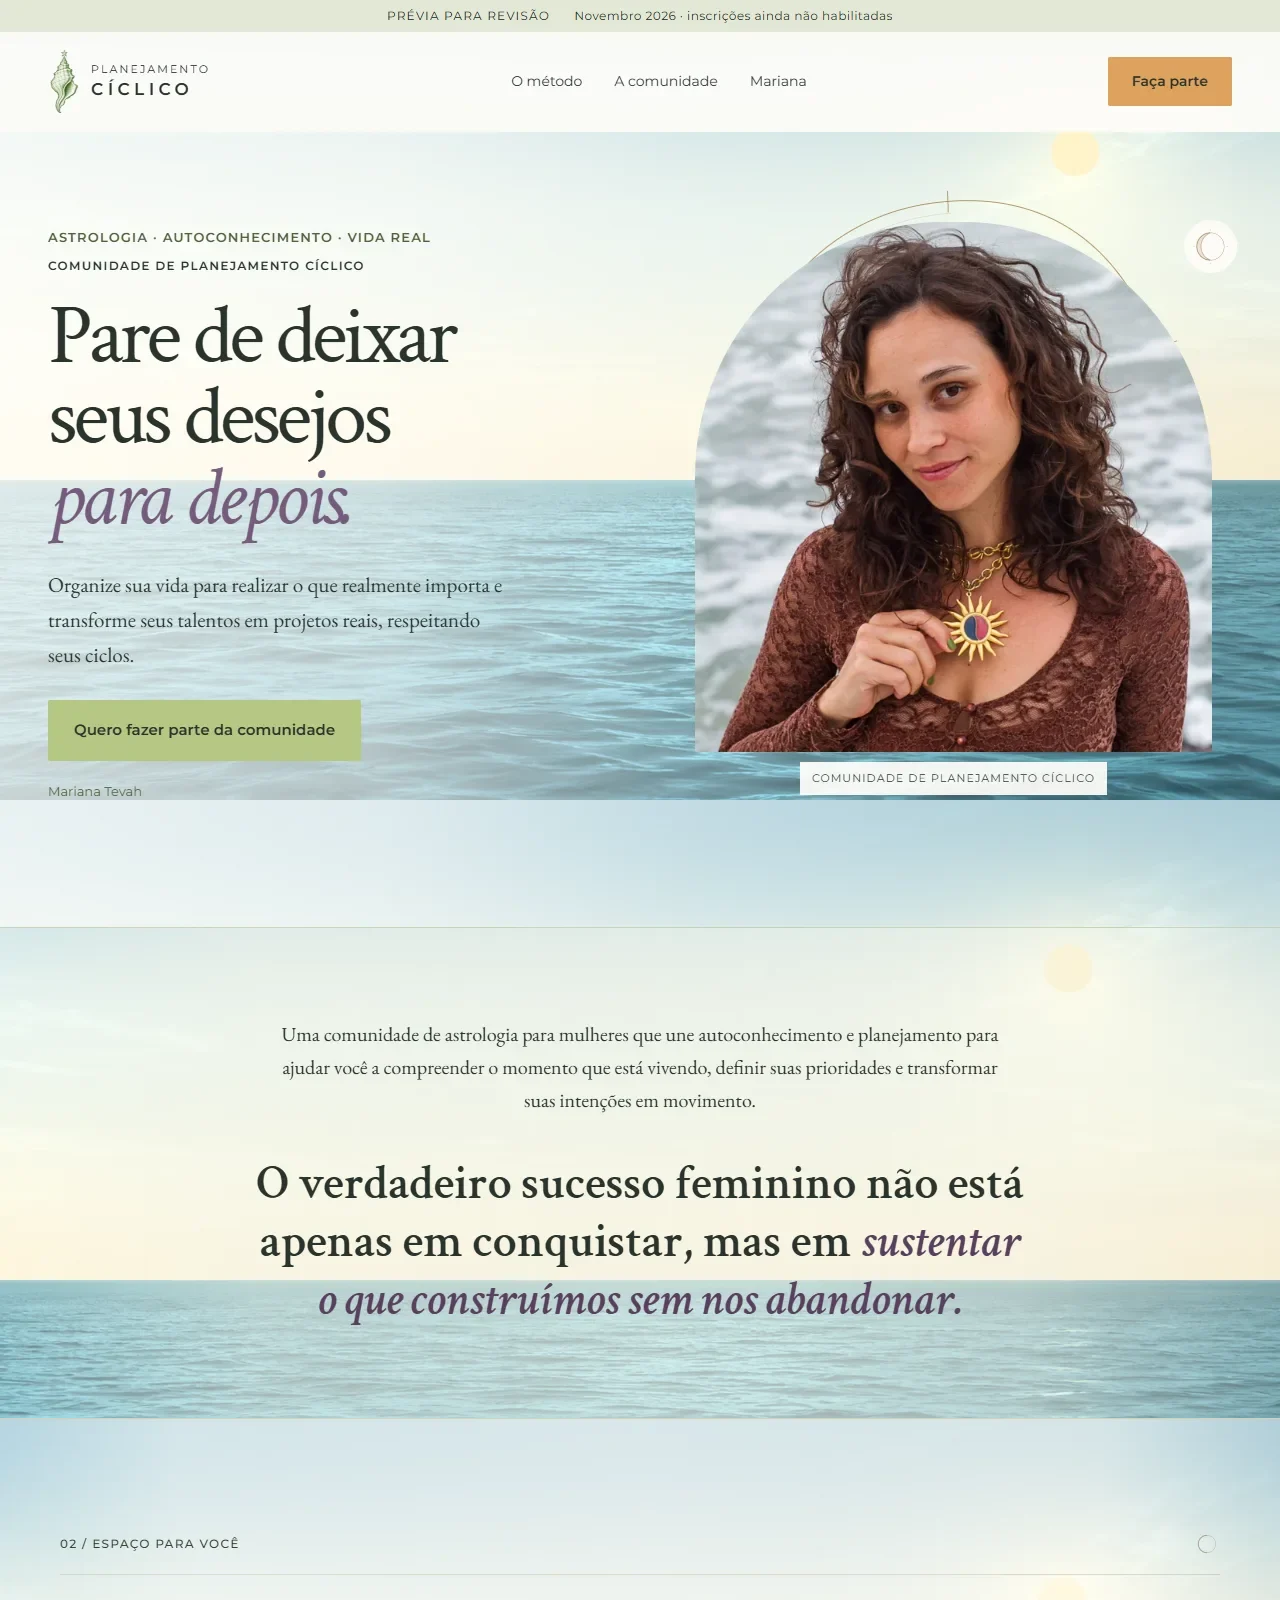
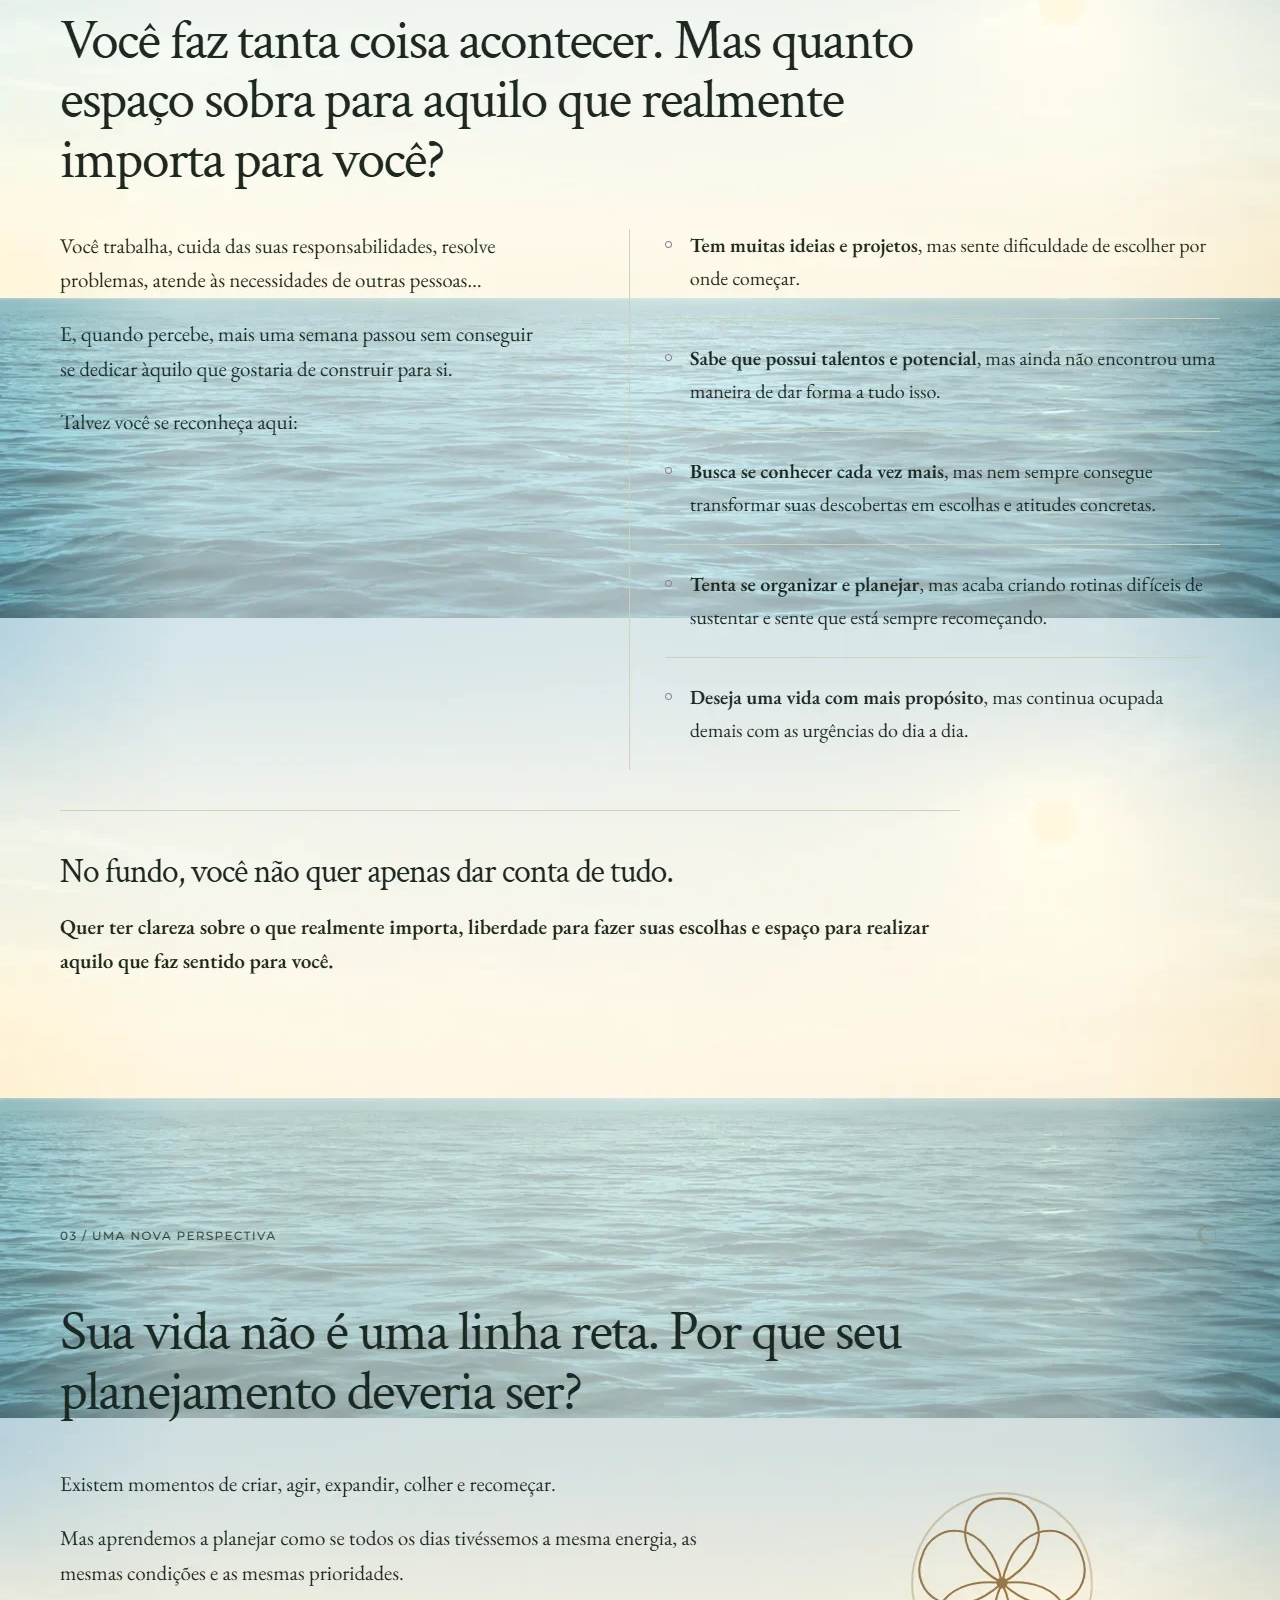
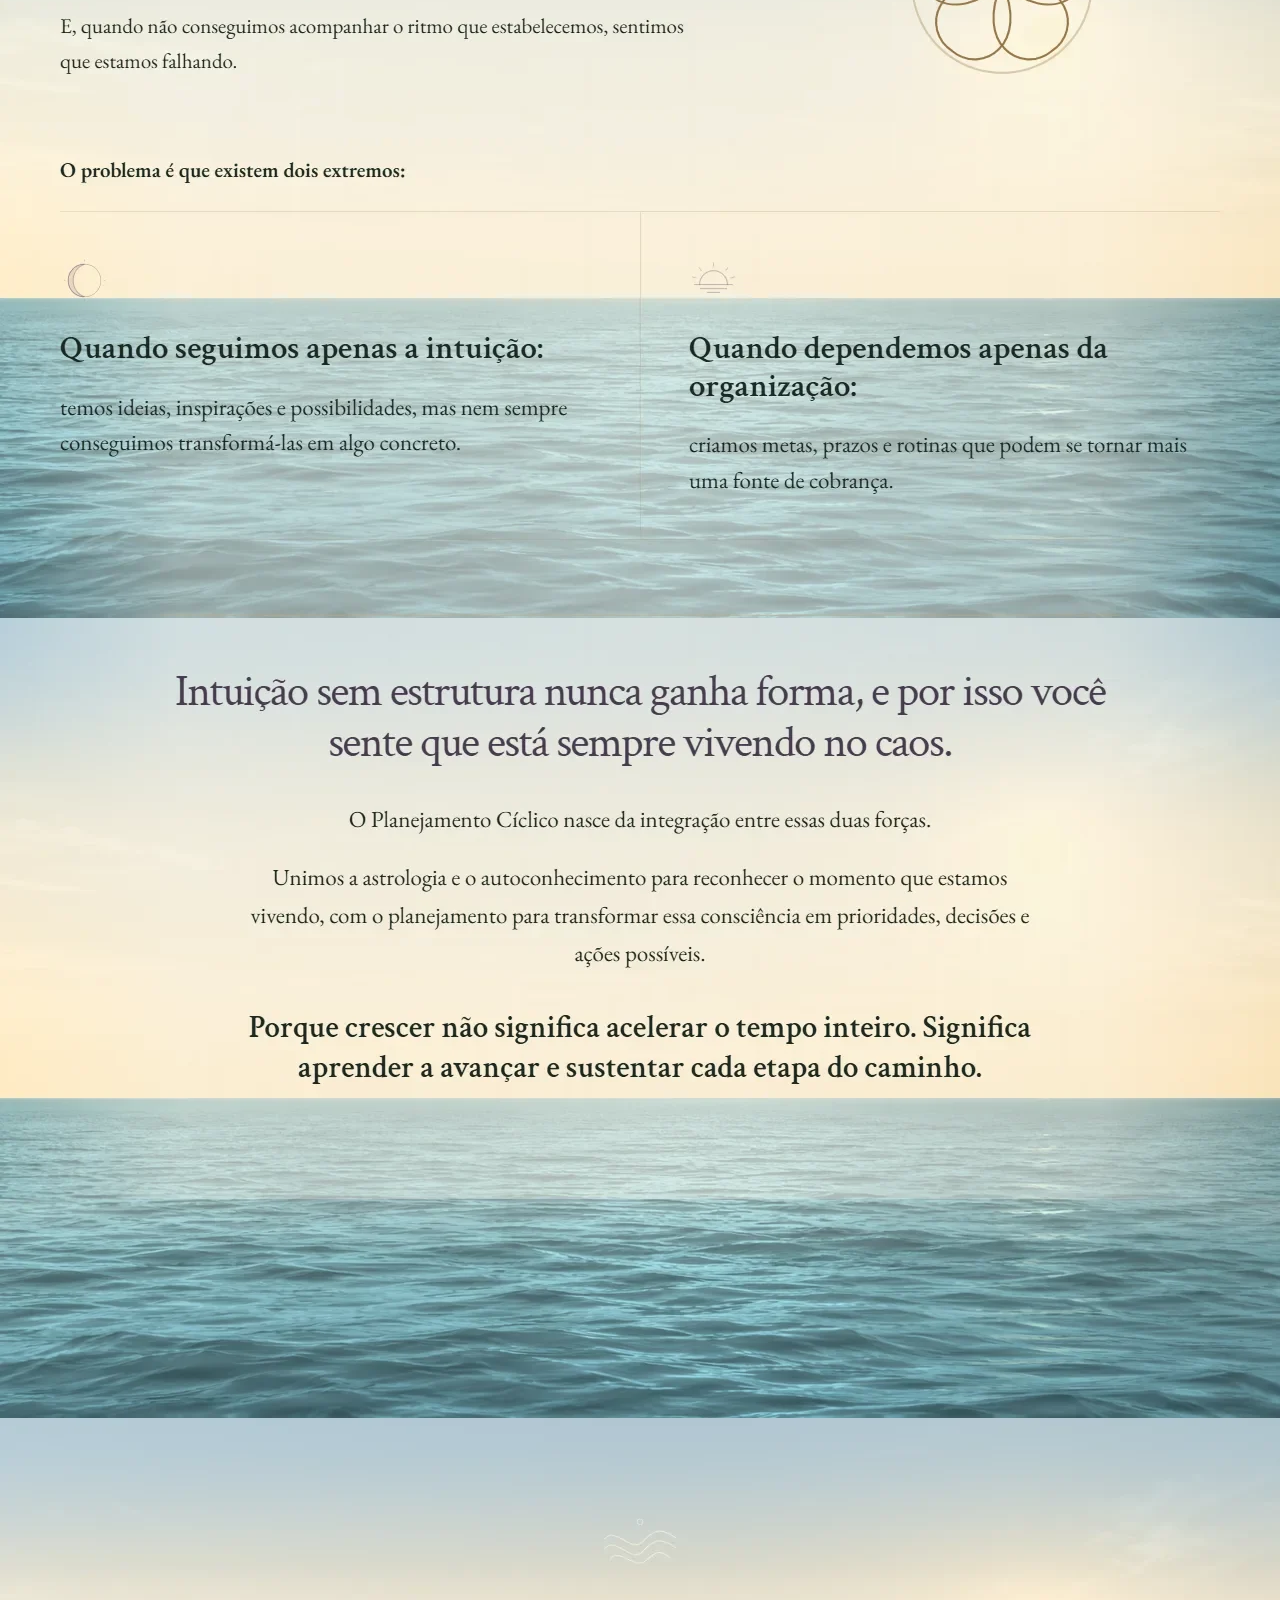
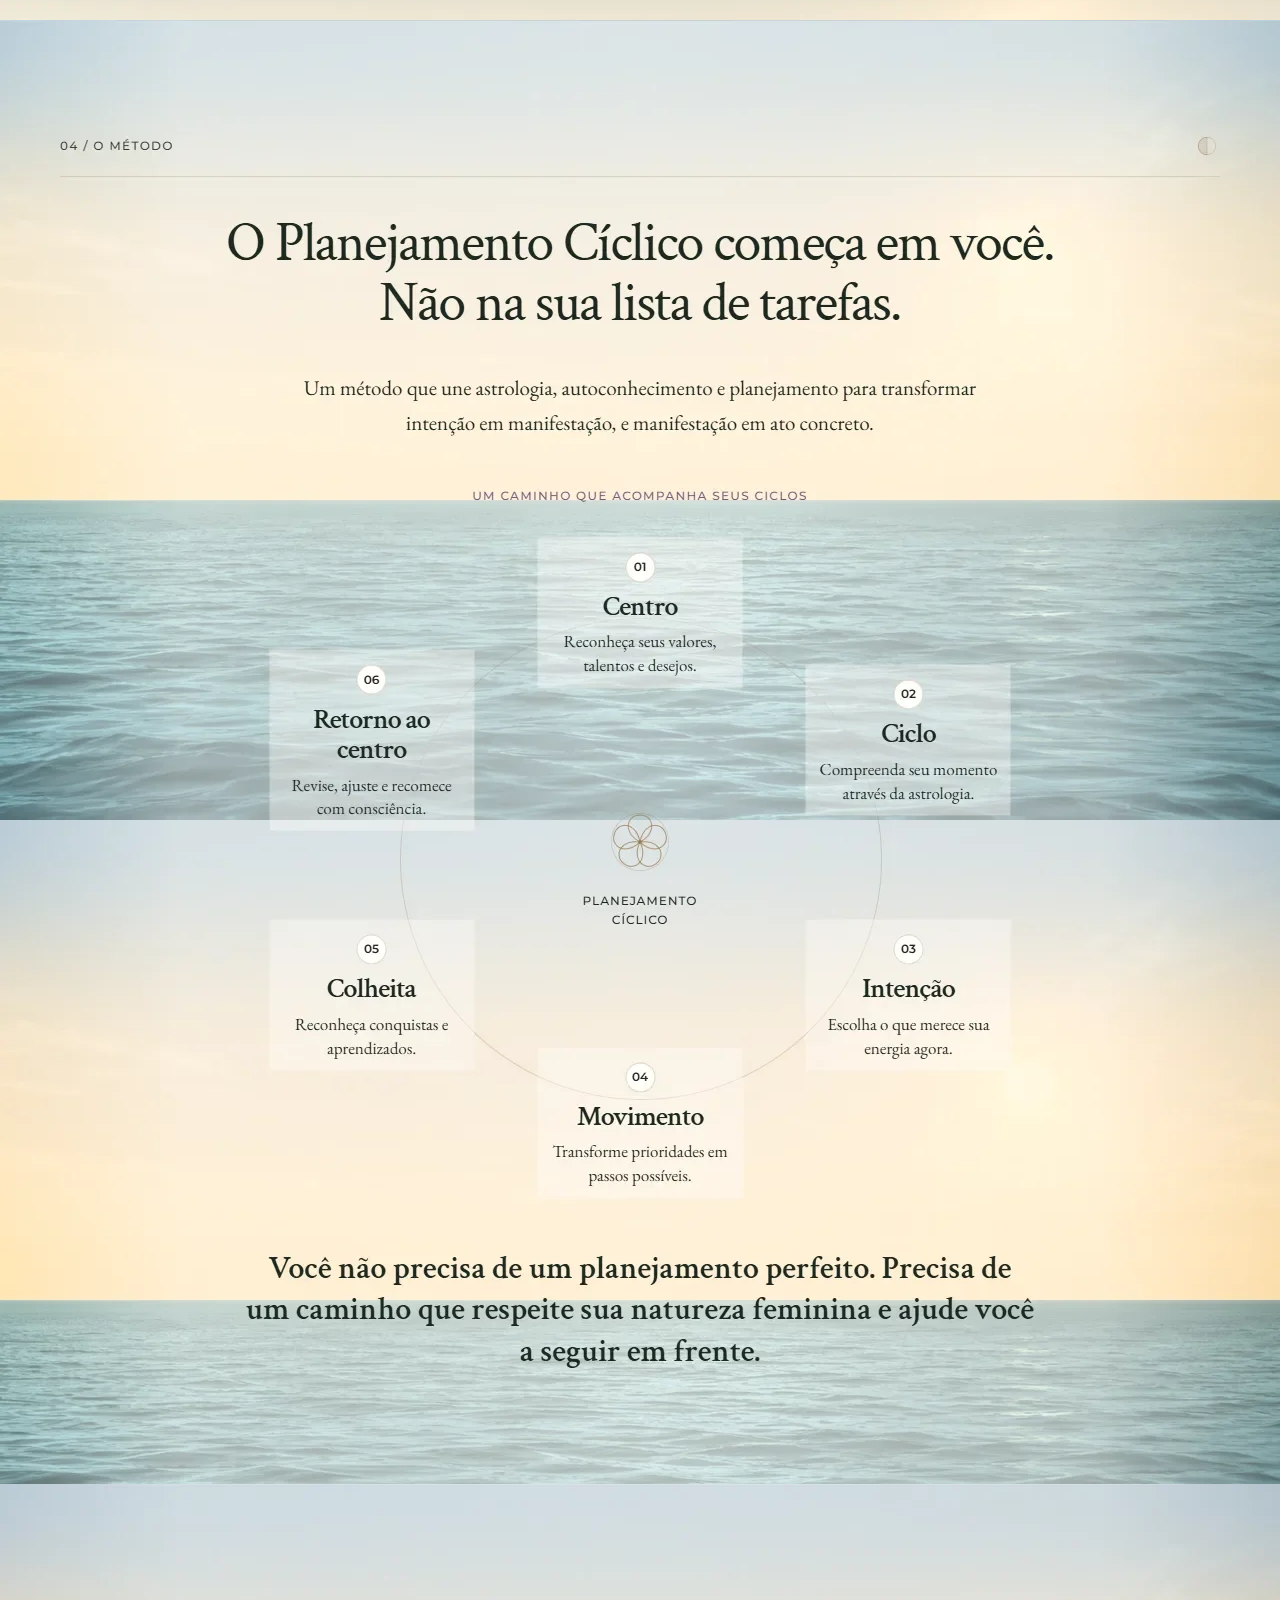
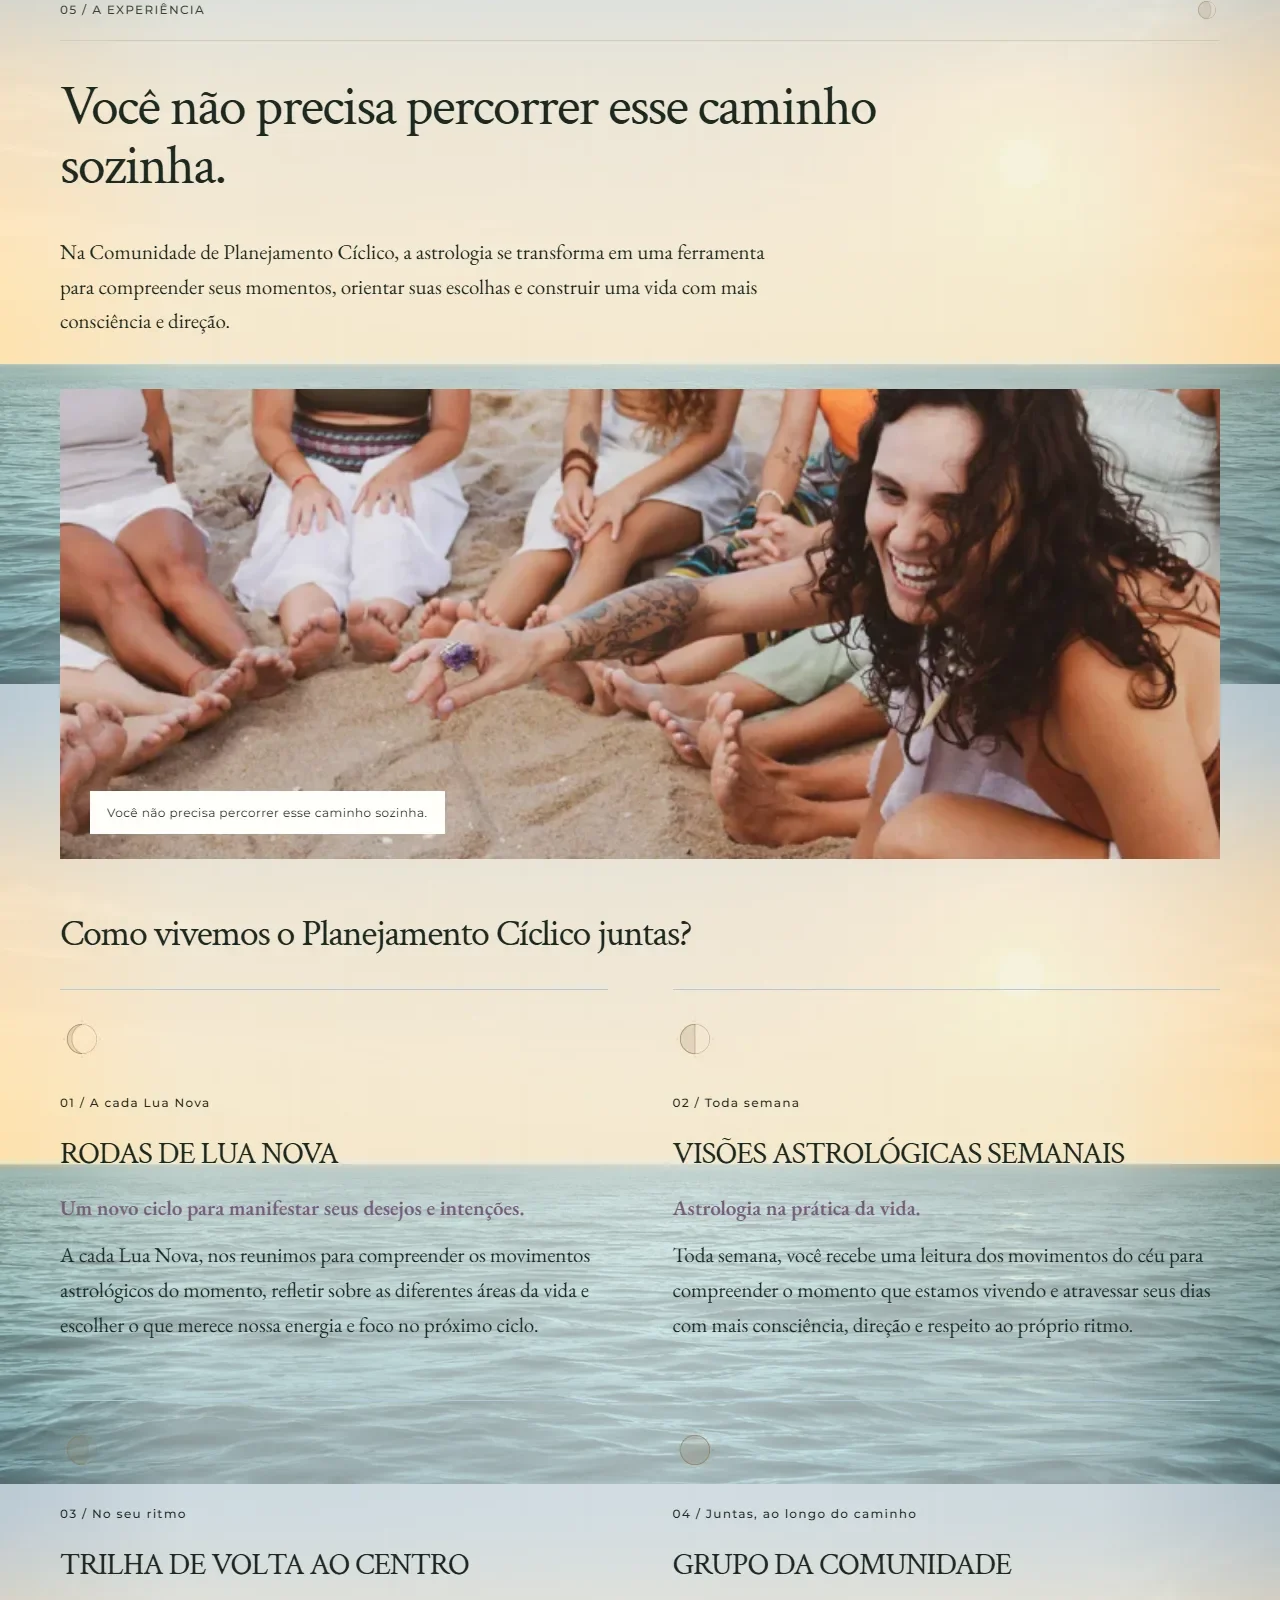
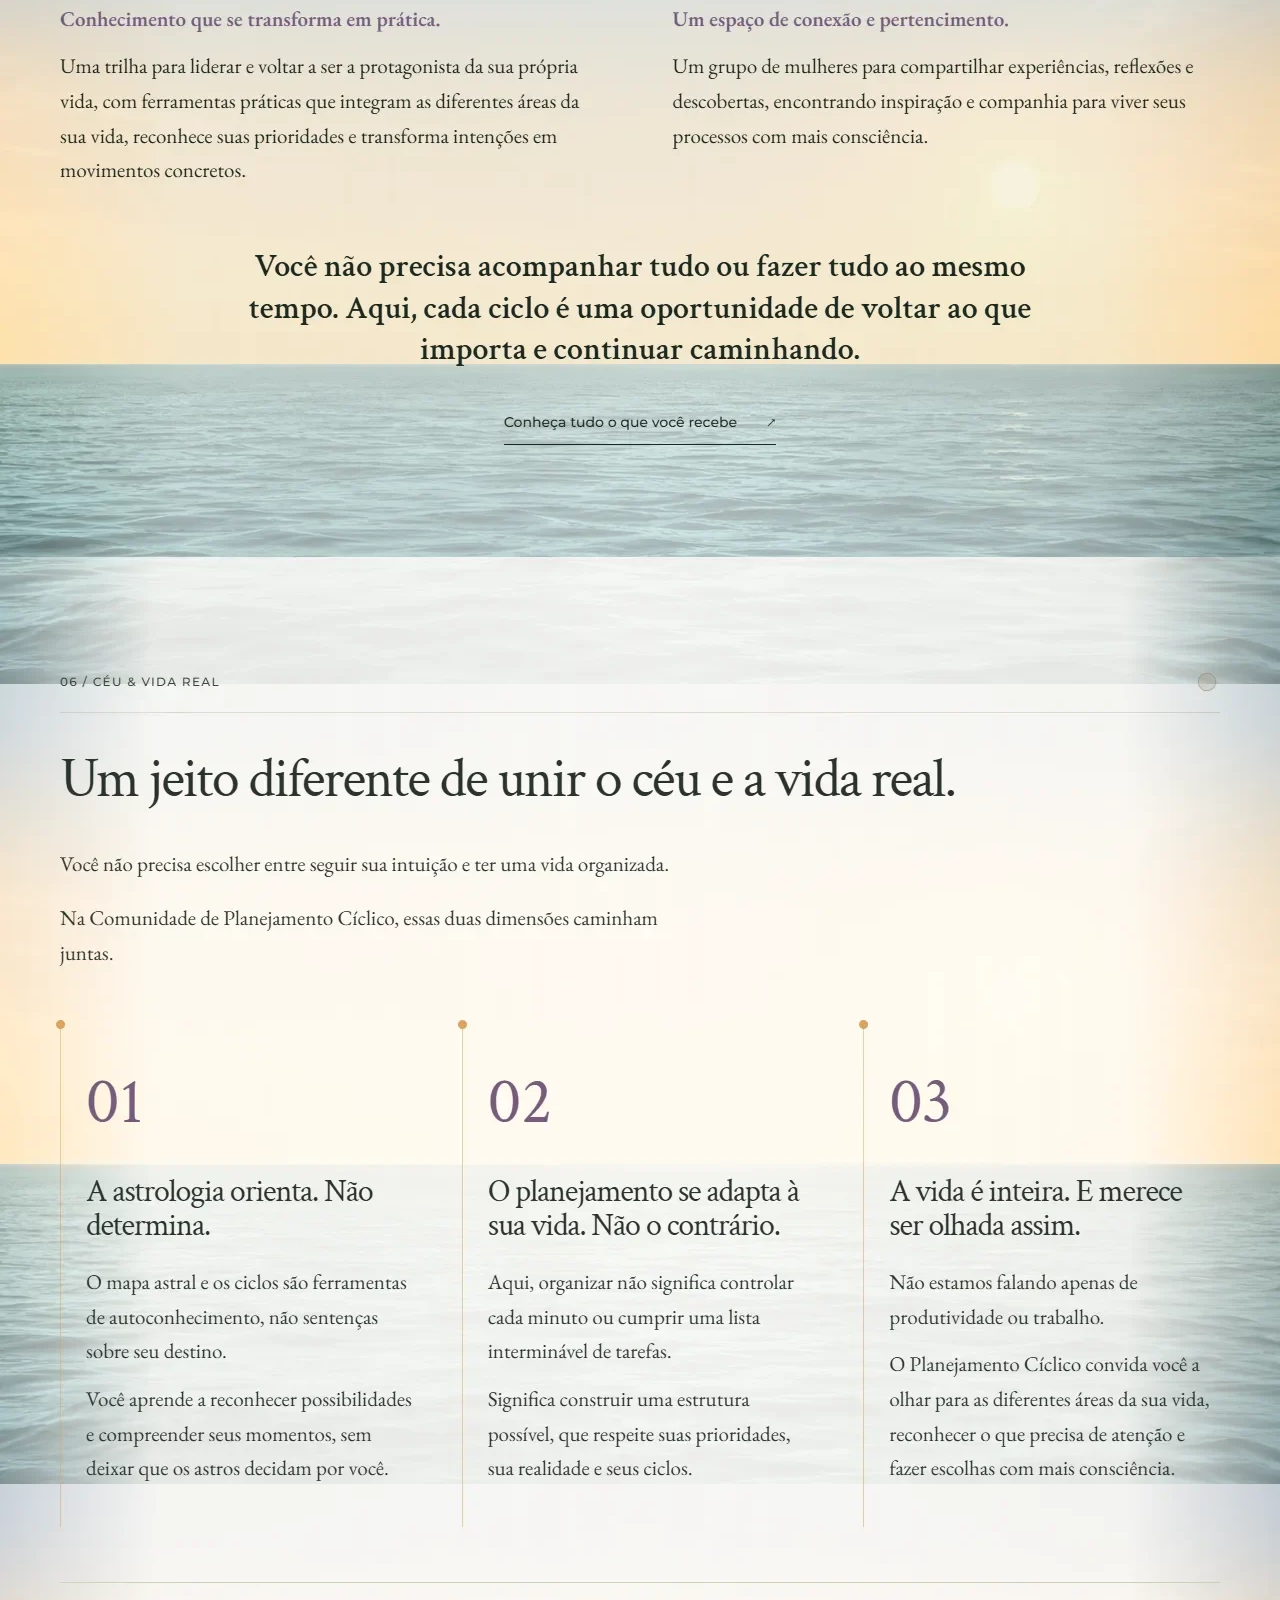
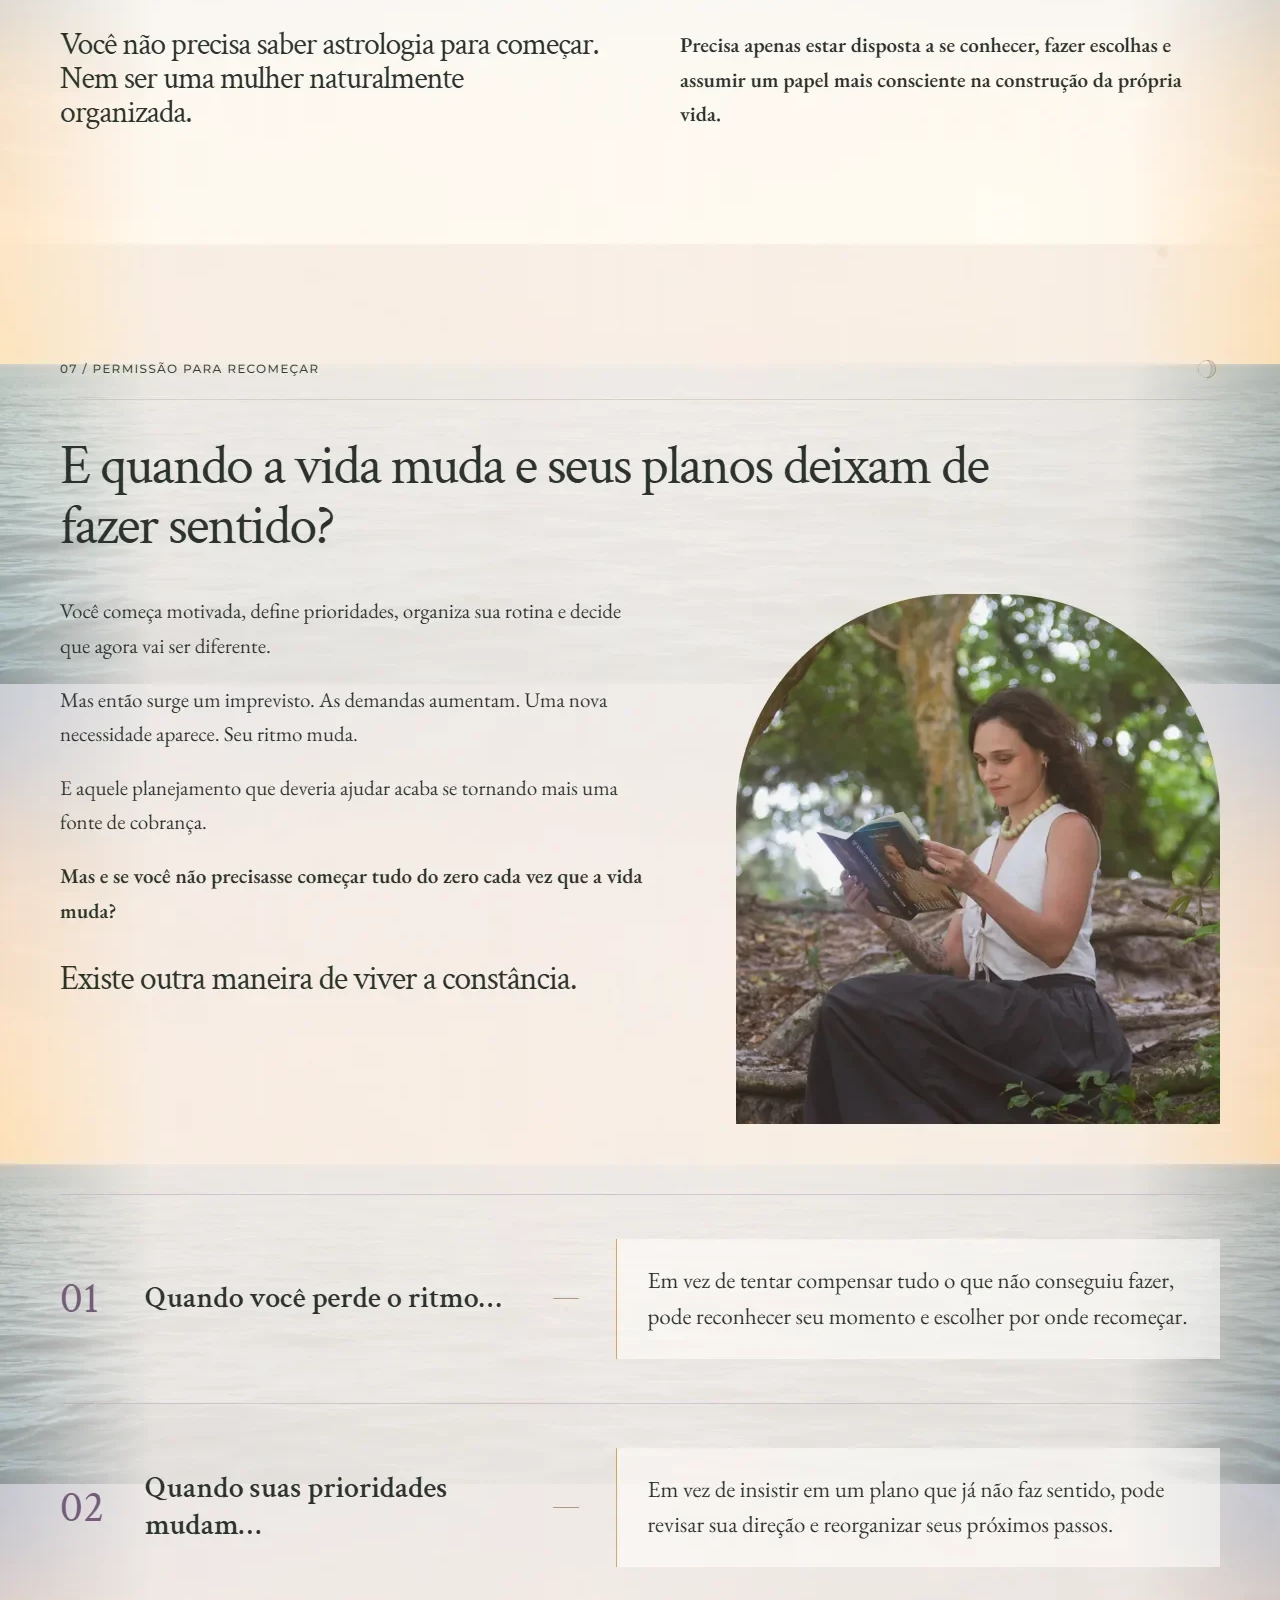
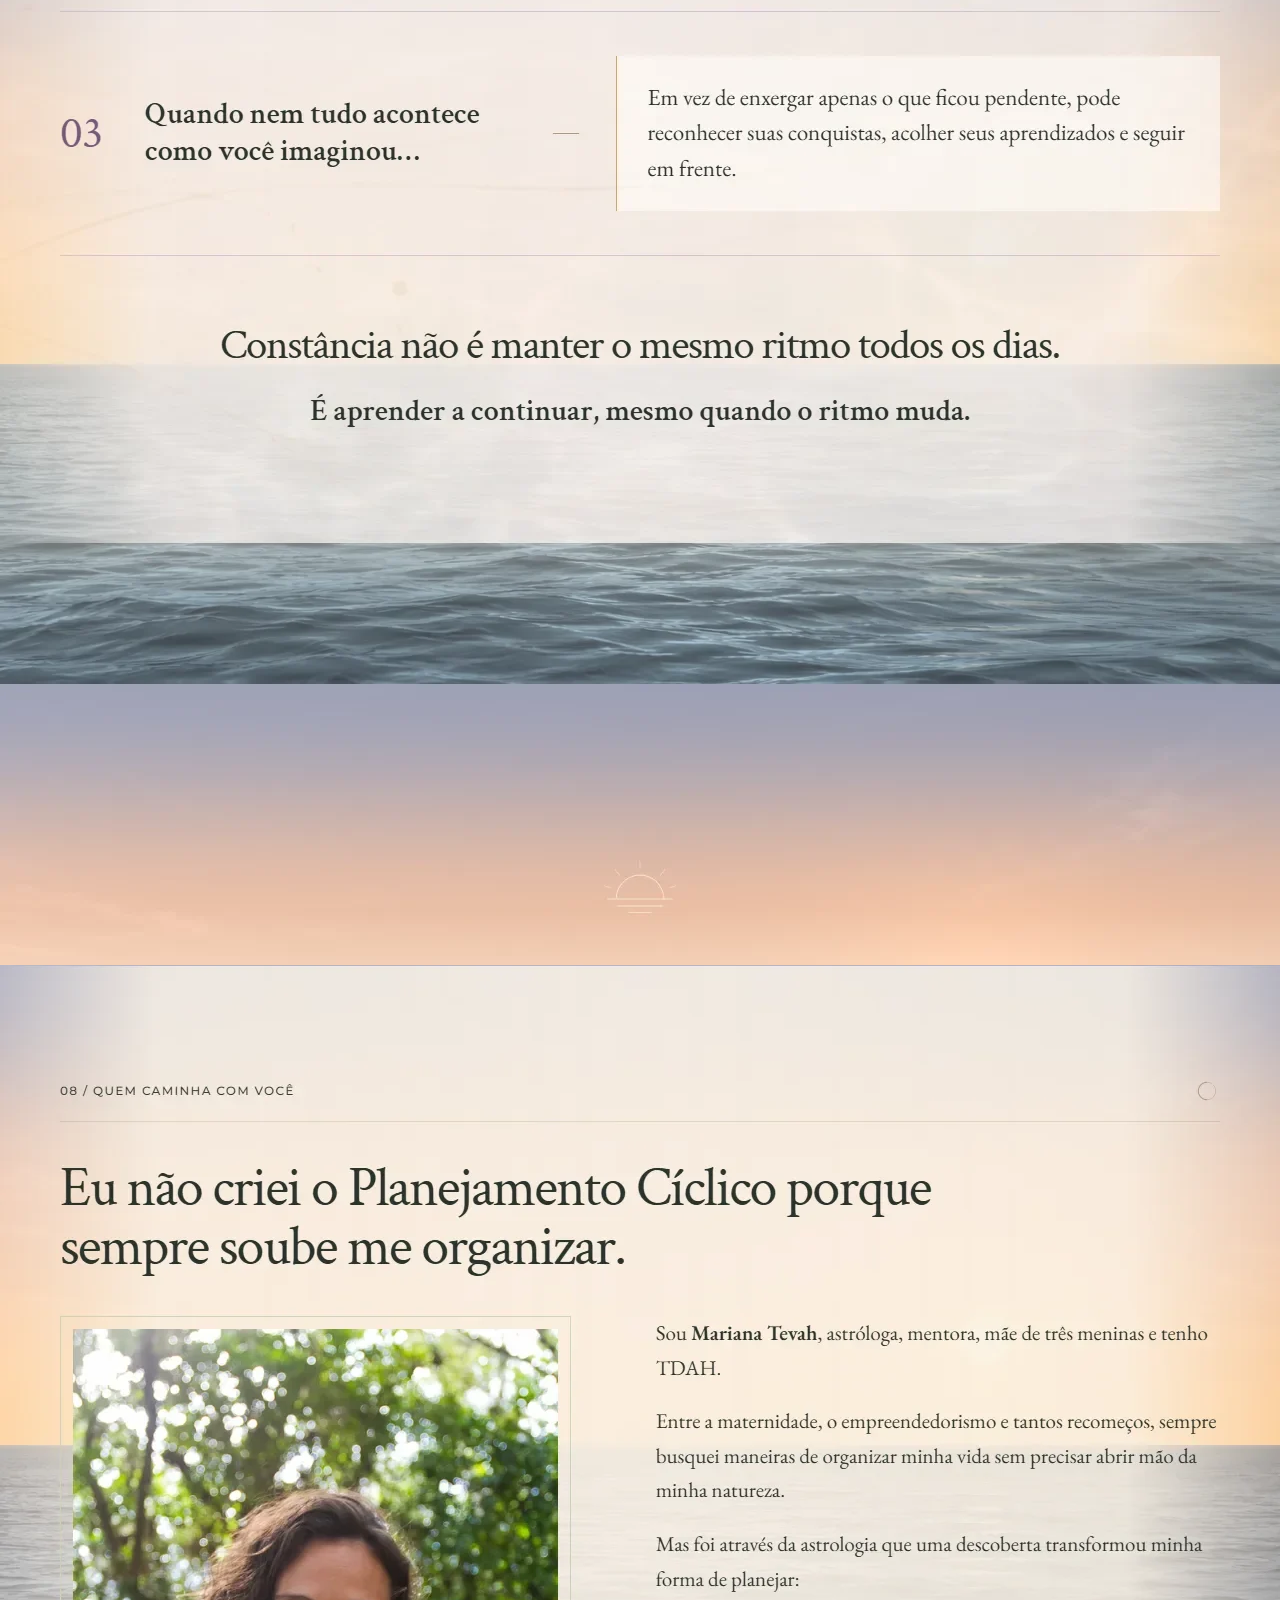
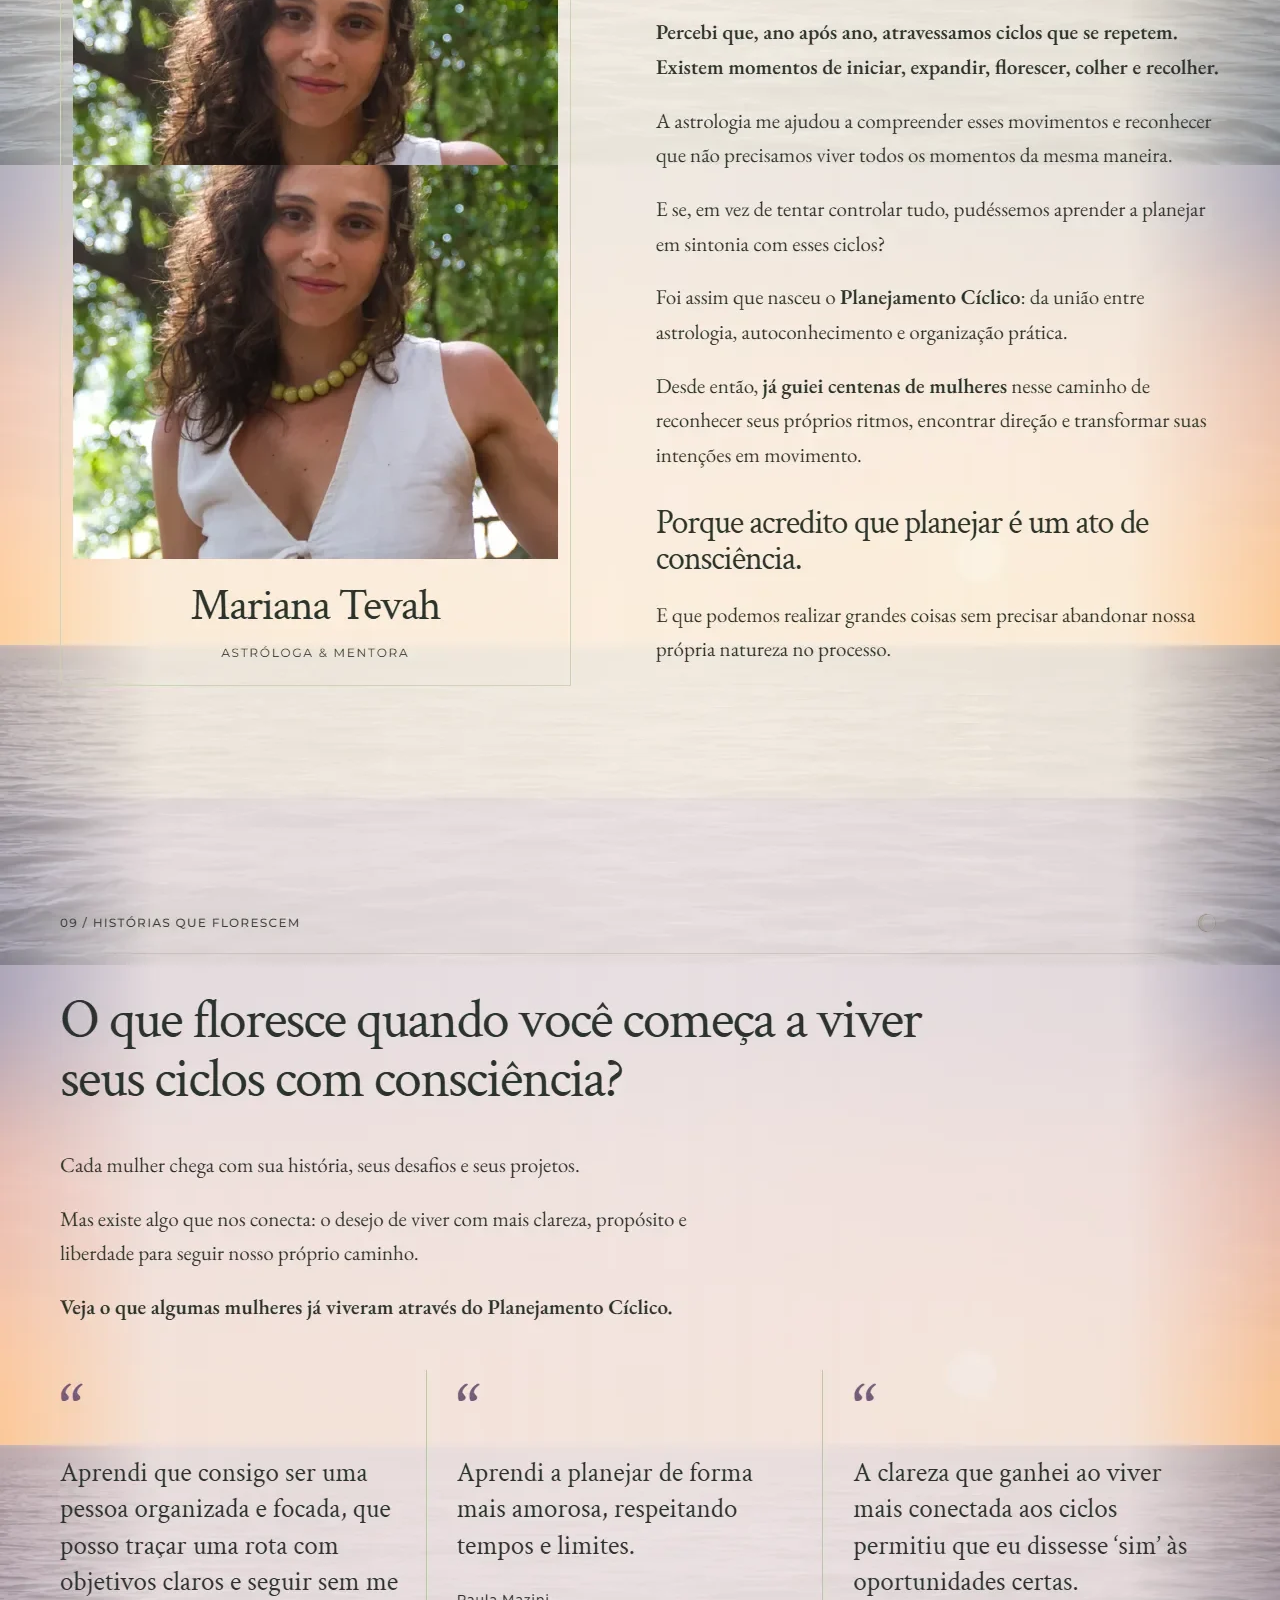
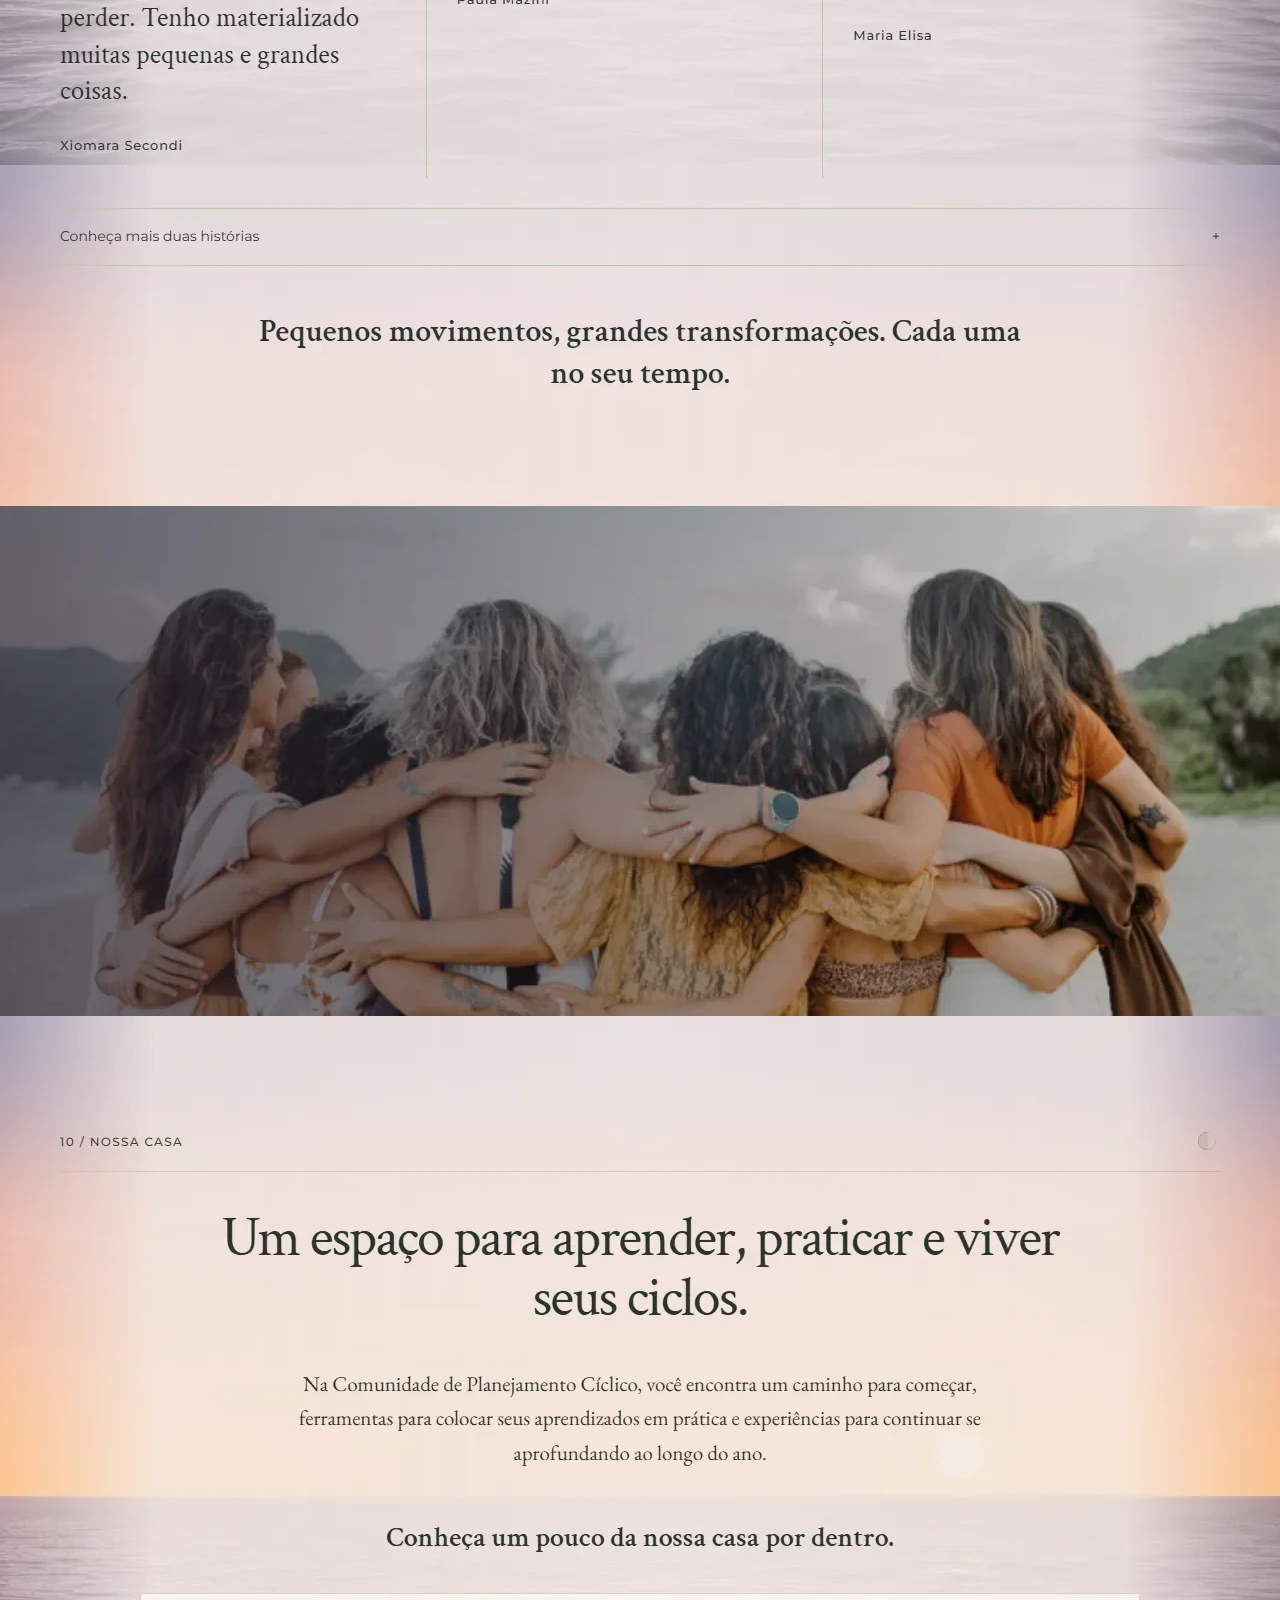
<file: soberania-labs-scrollytelling/comunidade/desktop/index.html>
<!doctype html>
<html lang="pt-BR">
<head>
  <meta charset="utf-8">
  <meta name="viewport" content="width=device-width, initial-scale=1">
  <meta name="robots" content="noindex, nofollow">
  <title>Comunidade de Planejamento Cíclico · desktop</title>
  <style>
    html { overscroll-behavior-y: contain; background: #f6eadc; }
    body { margin: 0; }
    img { display: block; width: 100%; height: auto; }
  </style>
</head>
<body>
  <!-- Captura da versão pública Céu e mar, HTML de952c4. -->
  <section id="inicio" aria-label="Abertura">
    <img src="inicio.webp" width="1280" height="1418" alt="">
  </section>
  <section id="identificacao" aria-label="Identificação">
    <img src="identificacao.webp" width="1280" height="3402" alt="" loading="lazy">
  </section>
  <section id="metodo" aria-label="Método">
    <img src="metodo.webp" width="1280" height="1464" alt="" loading="lazy">
  </section>
  <section id="comunidade" aria-label="Comunidade">
    <img src="comunidade.webp" width="1280" height="5881" alt="" loading="lazy">
  </section>
  <section id="mariana" aria-label="Autoria e depoimentos">
    <img src="mariana.webp" width="1280" height="3251" alt="" loading="lazy">
  </section>
  <section id="por-dentro" aria-label="Por dentro">
    <img src="por-dentro.webp" width="1280" height="4089" alt="" loading="lazy">
  </section>
  <section id="investimento" aria-label="Investimento">
    <img src="investimento.webp" width="1280" height="2386" alt="" loading="lazy">
  </section>
</body>
</html>
</file>
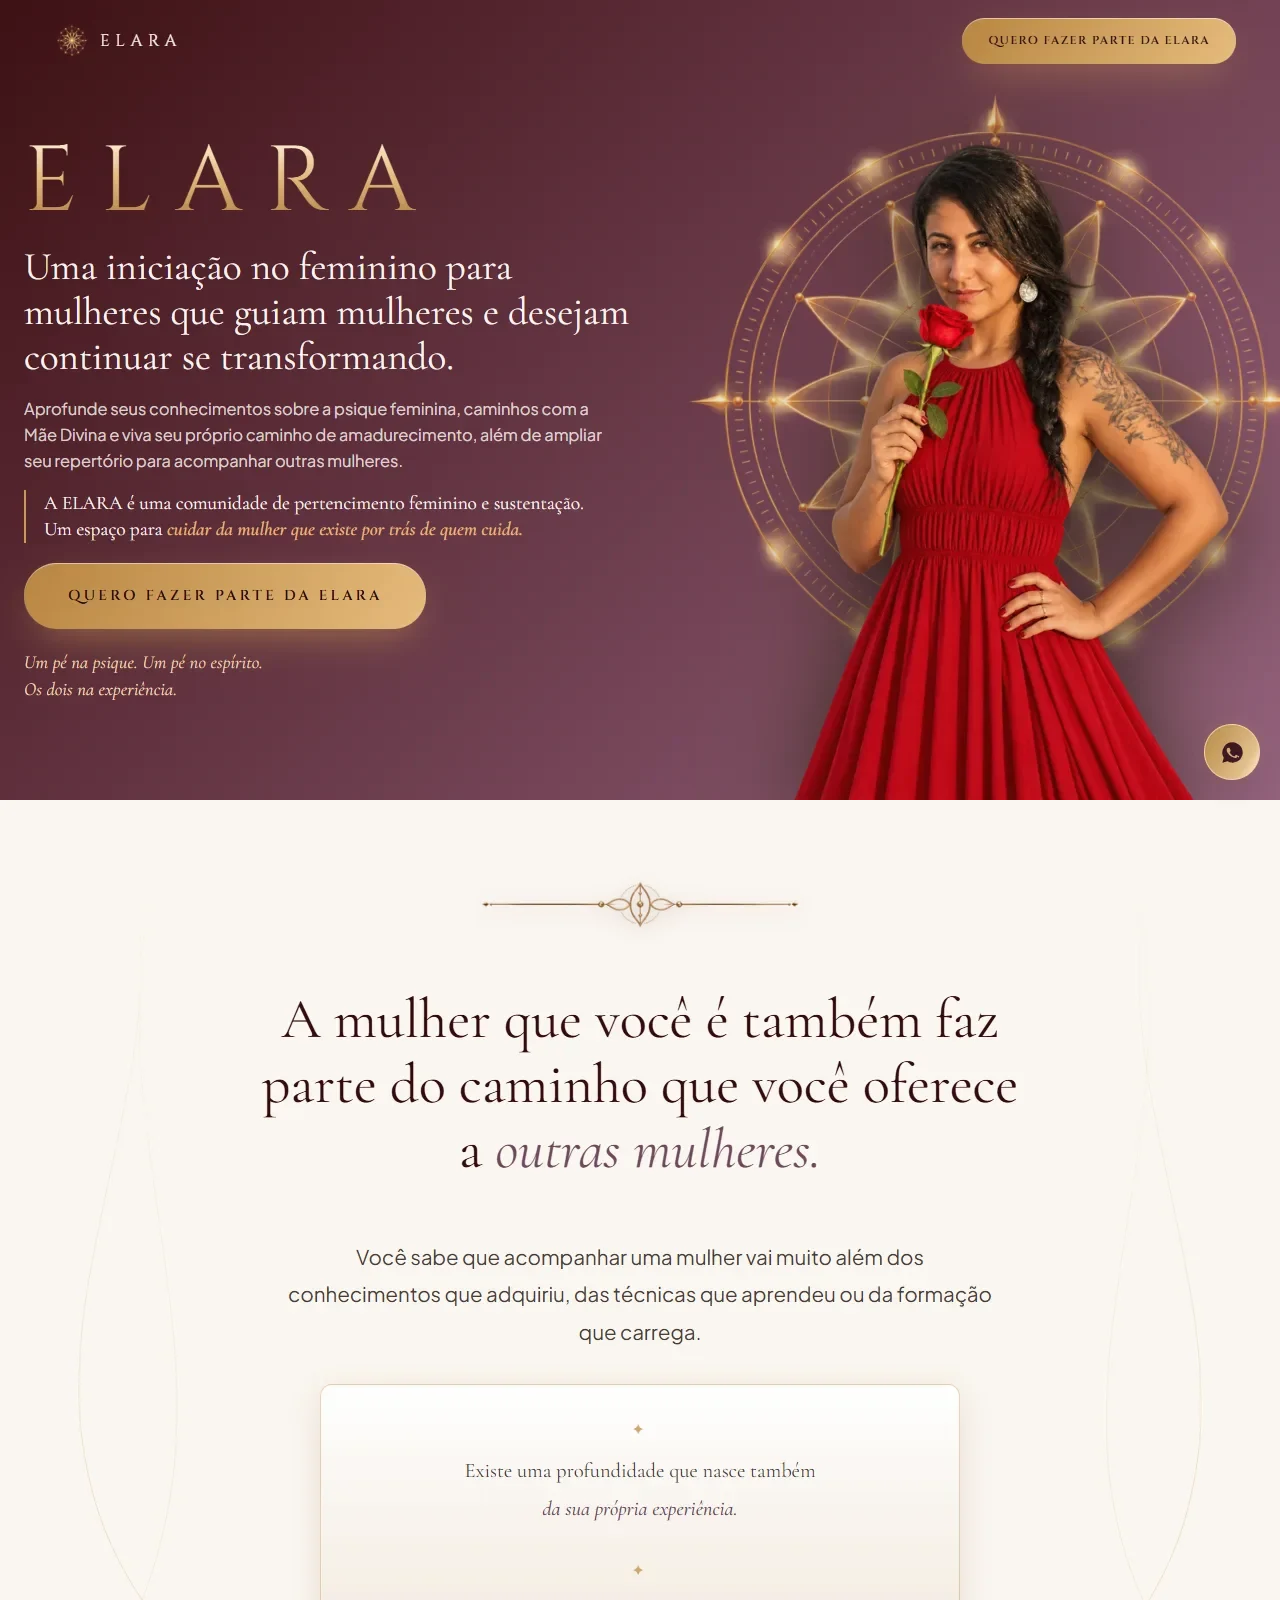
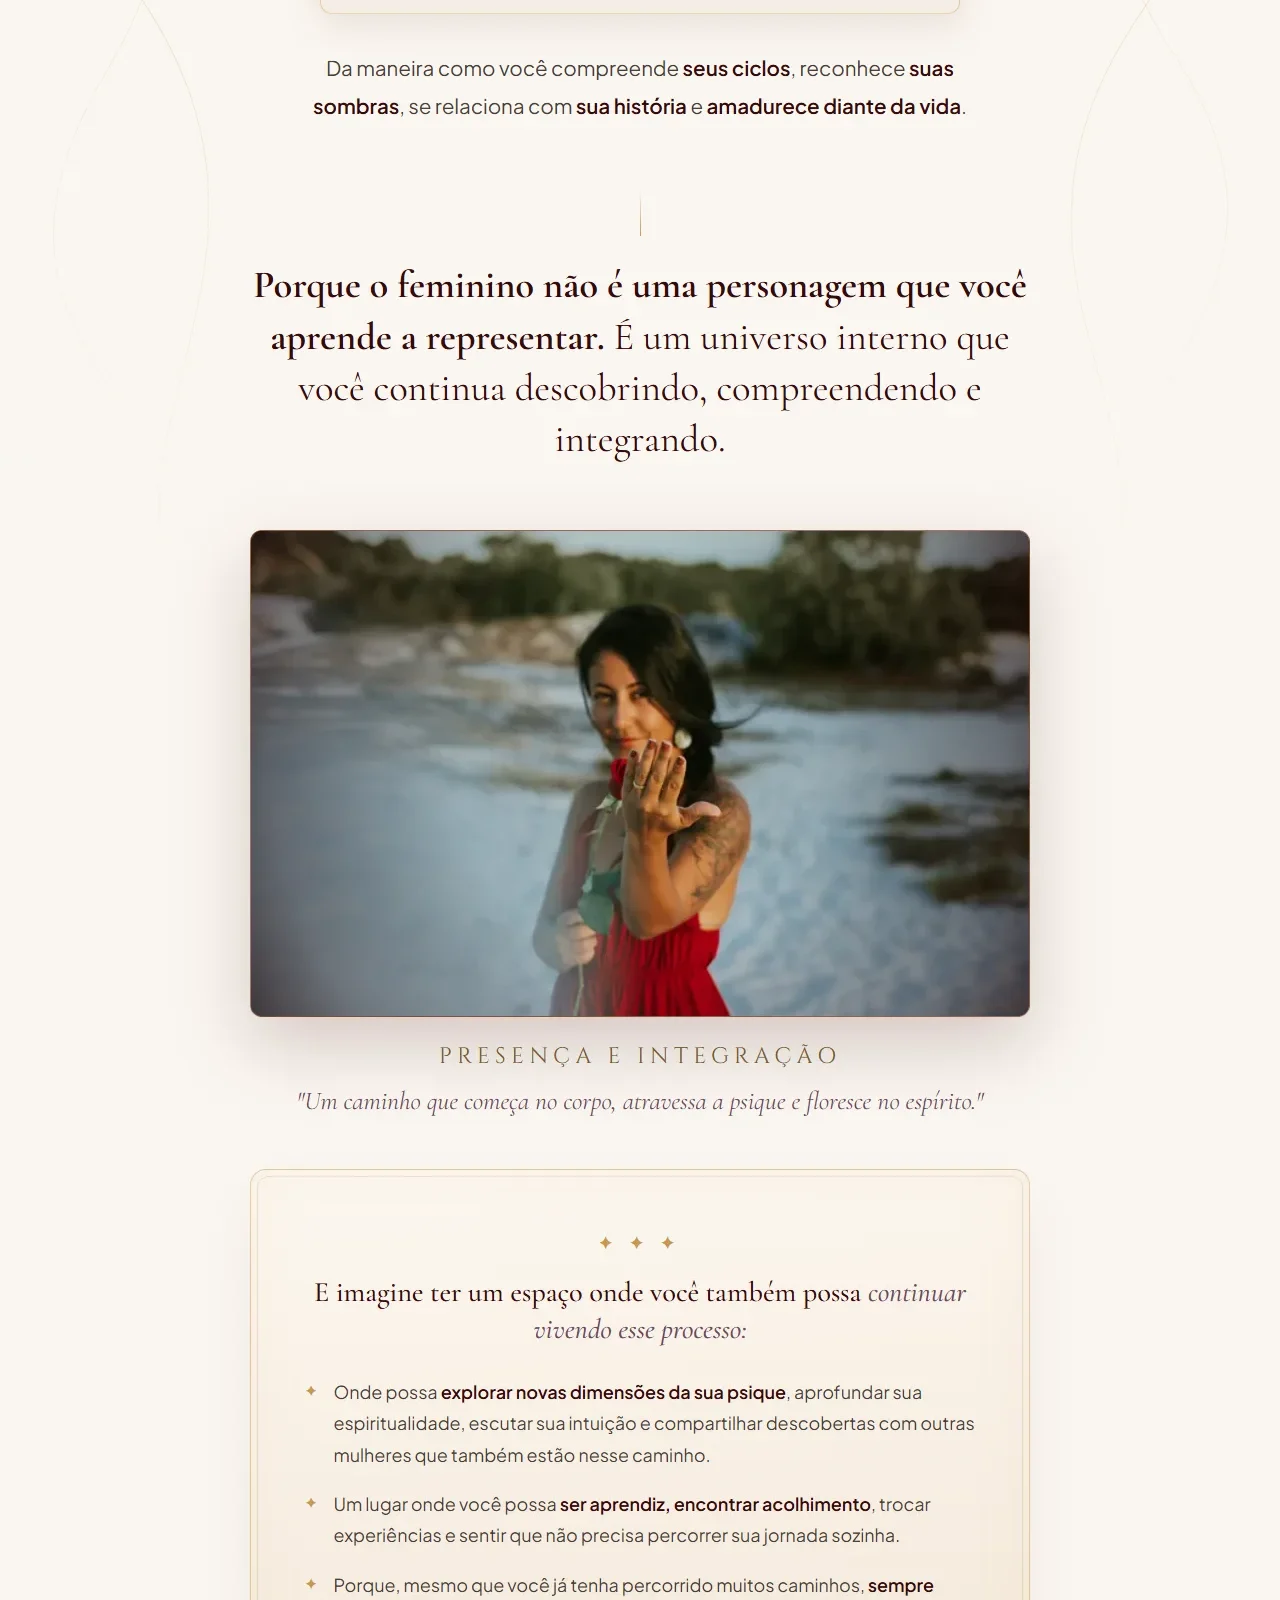
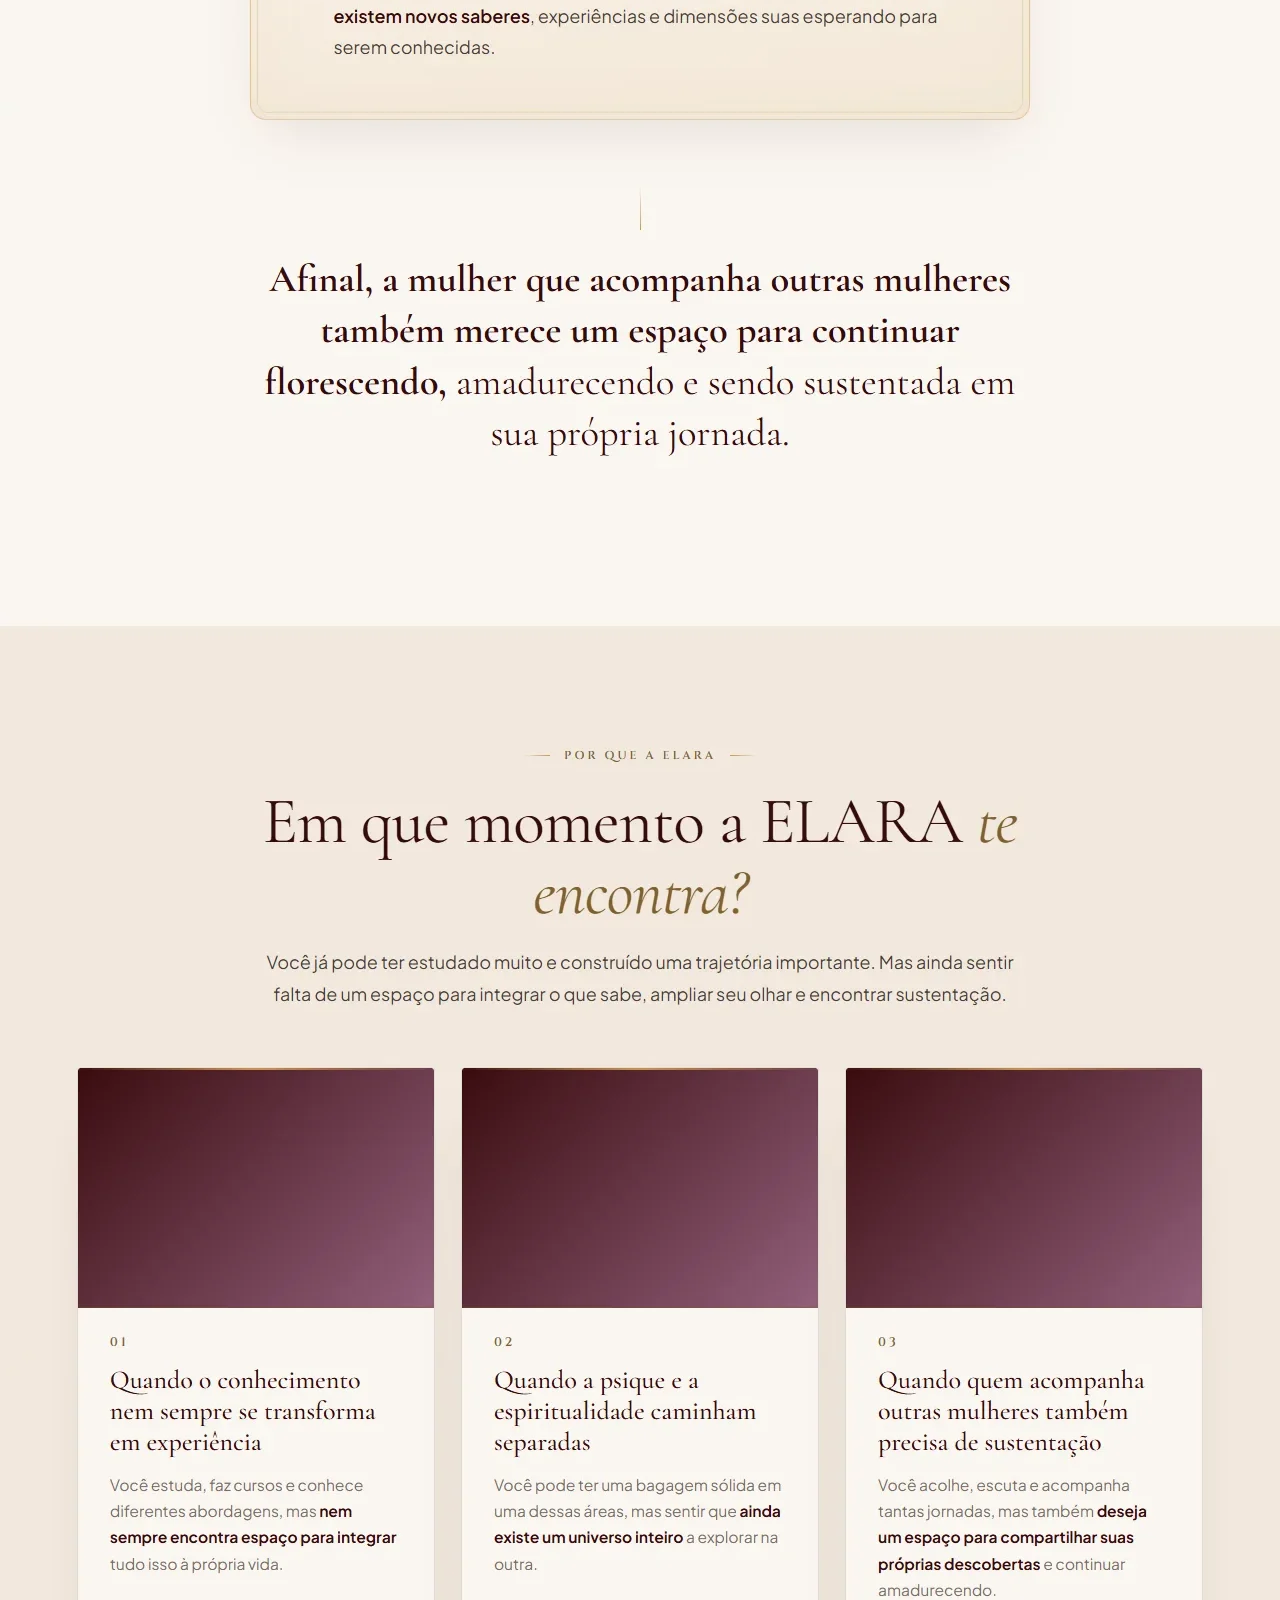
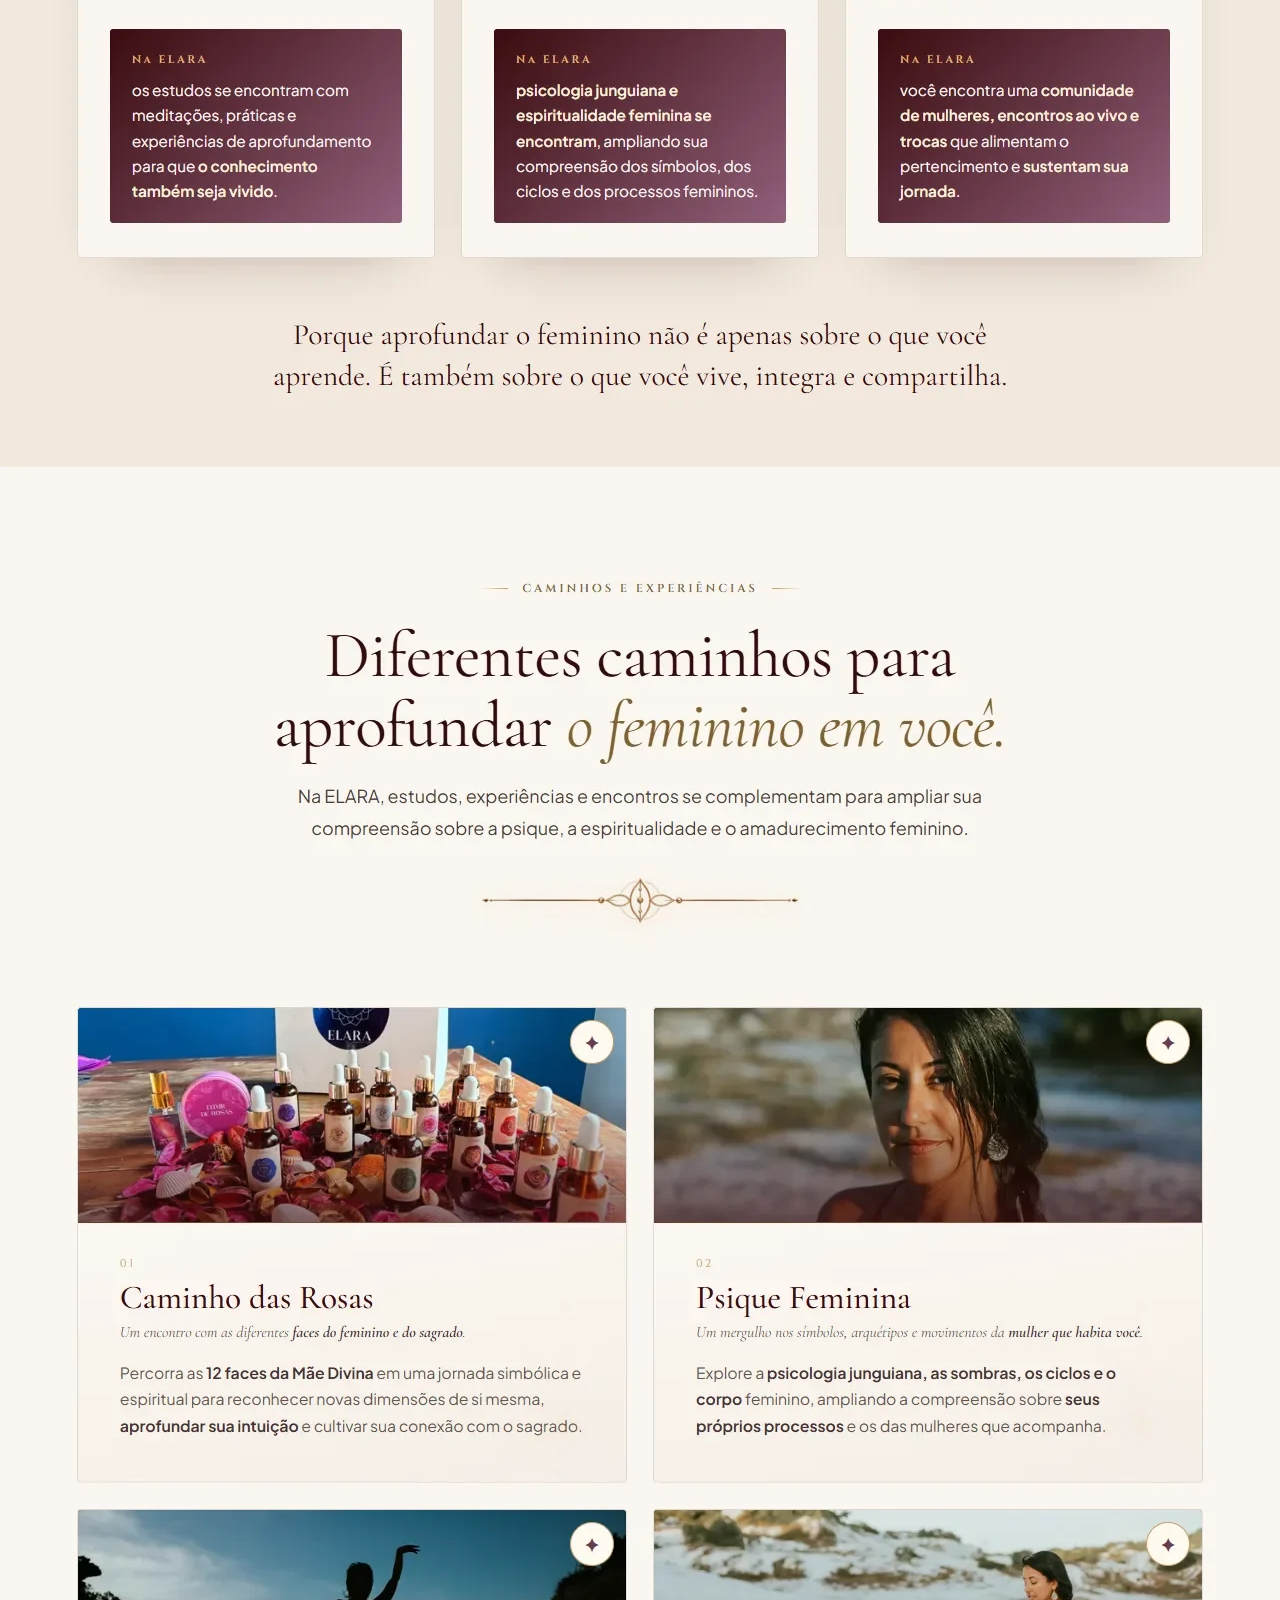
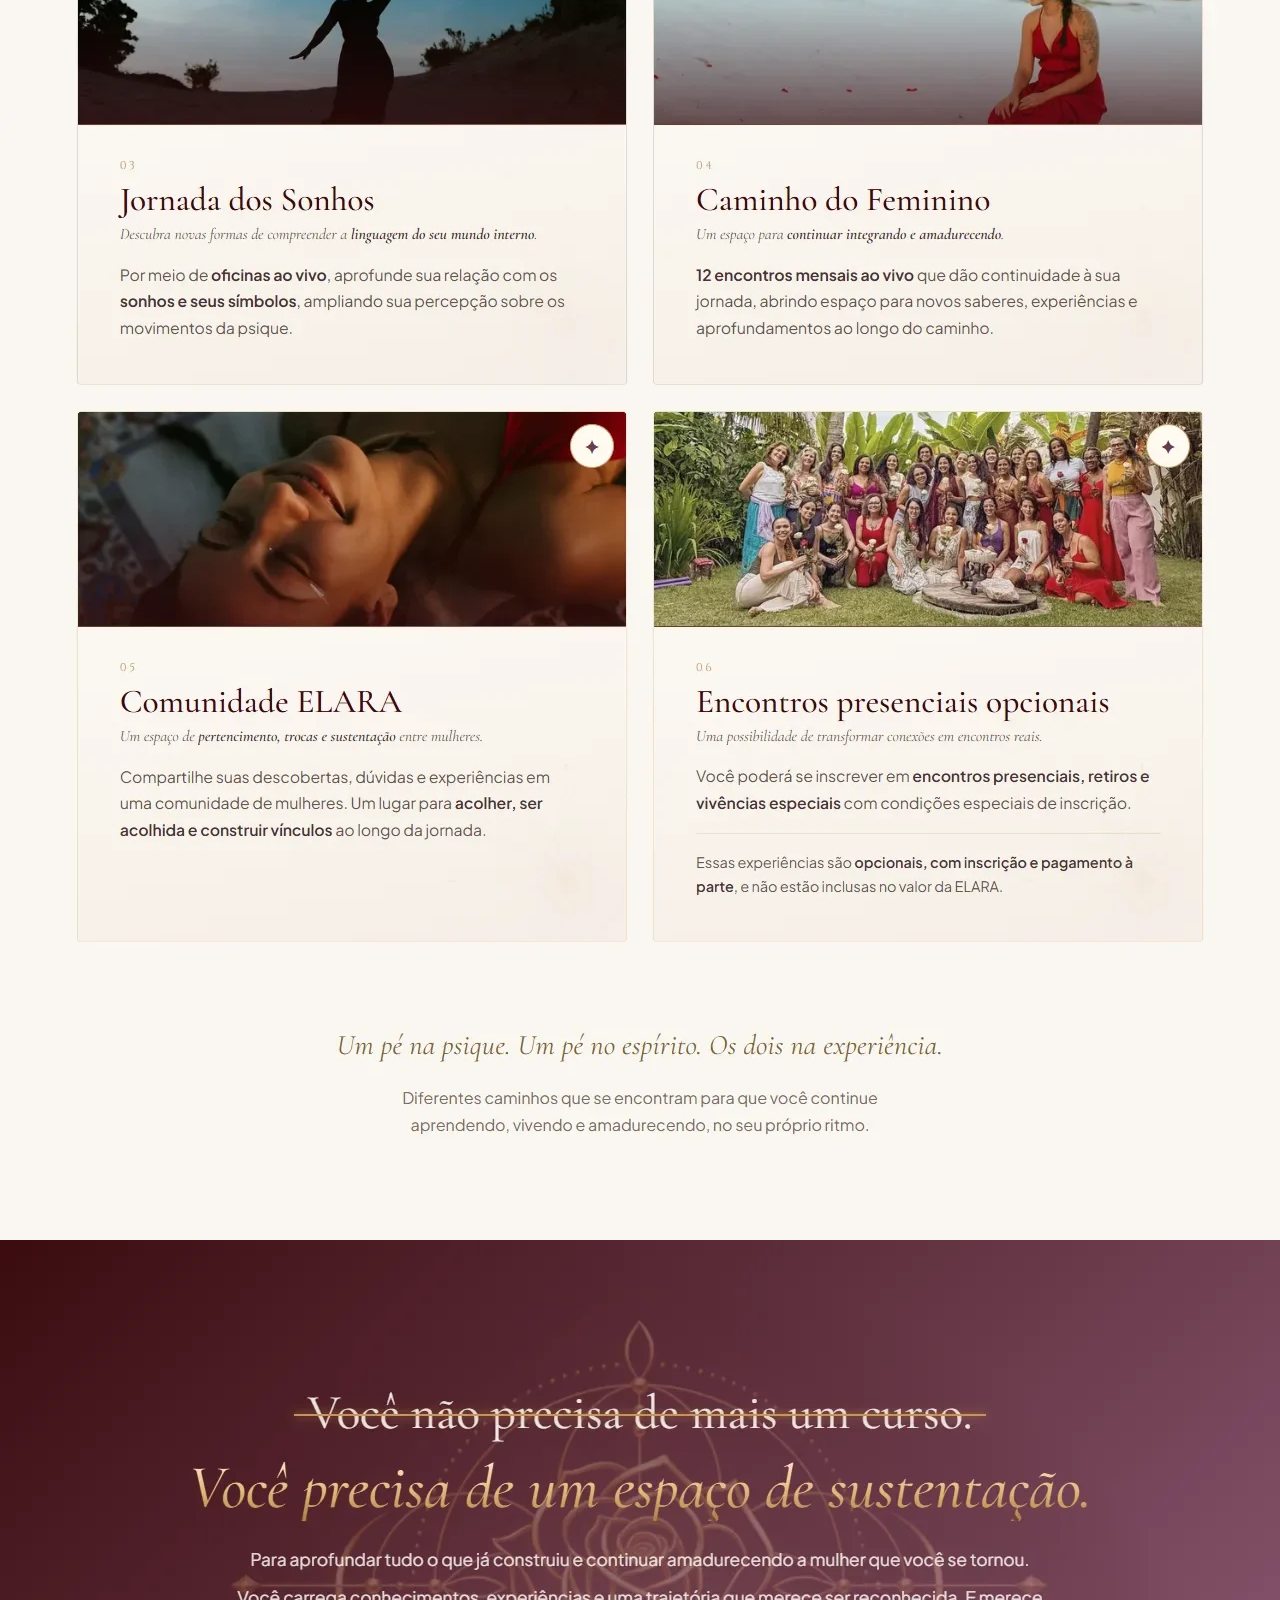
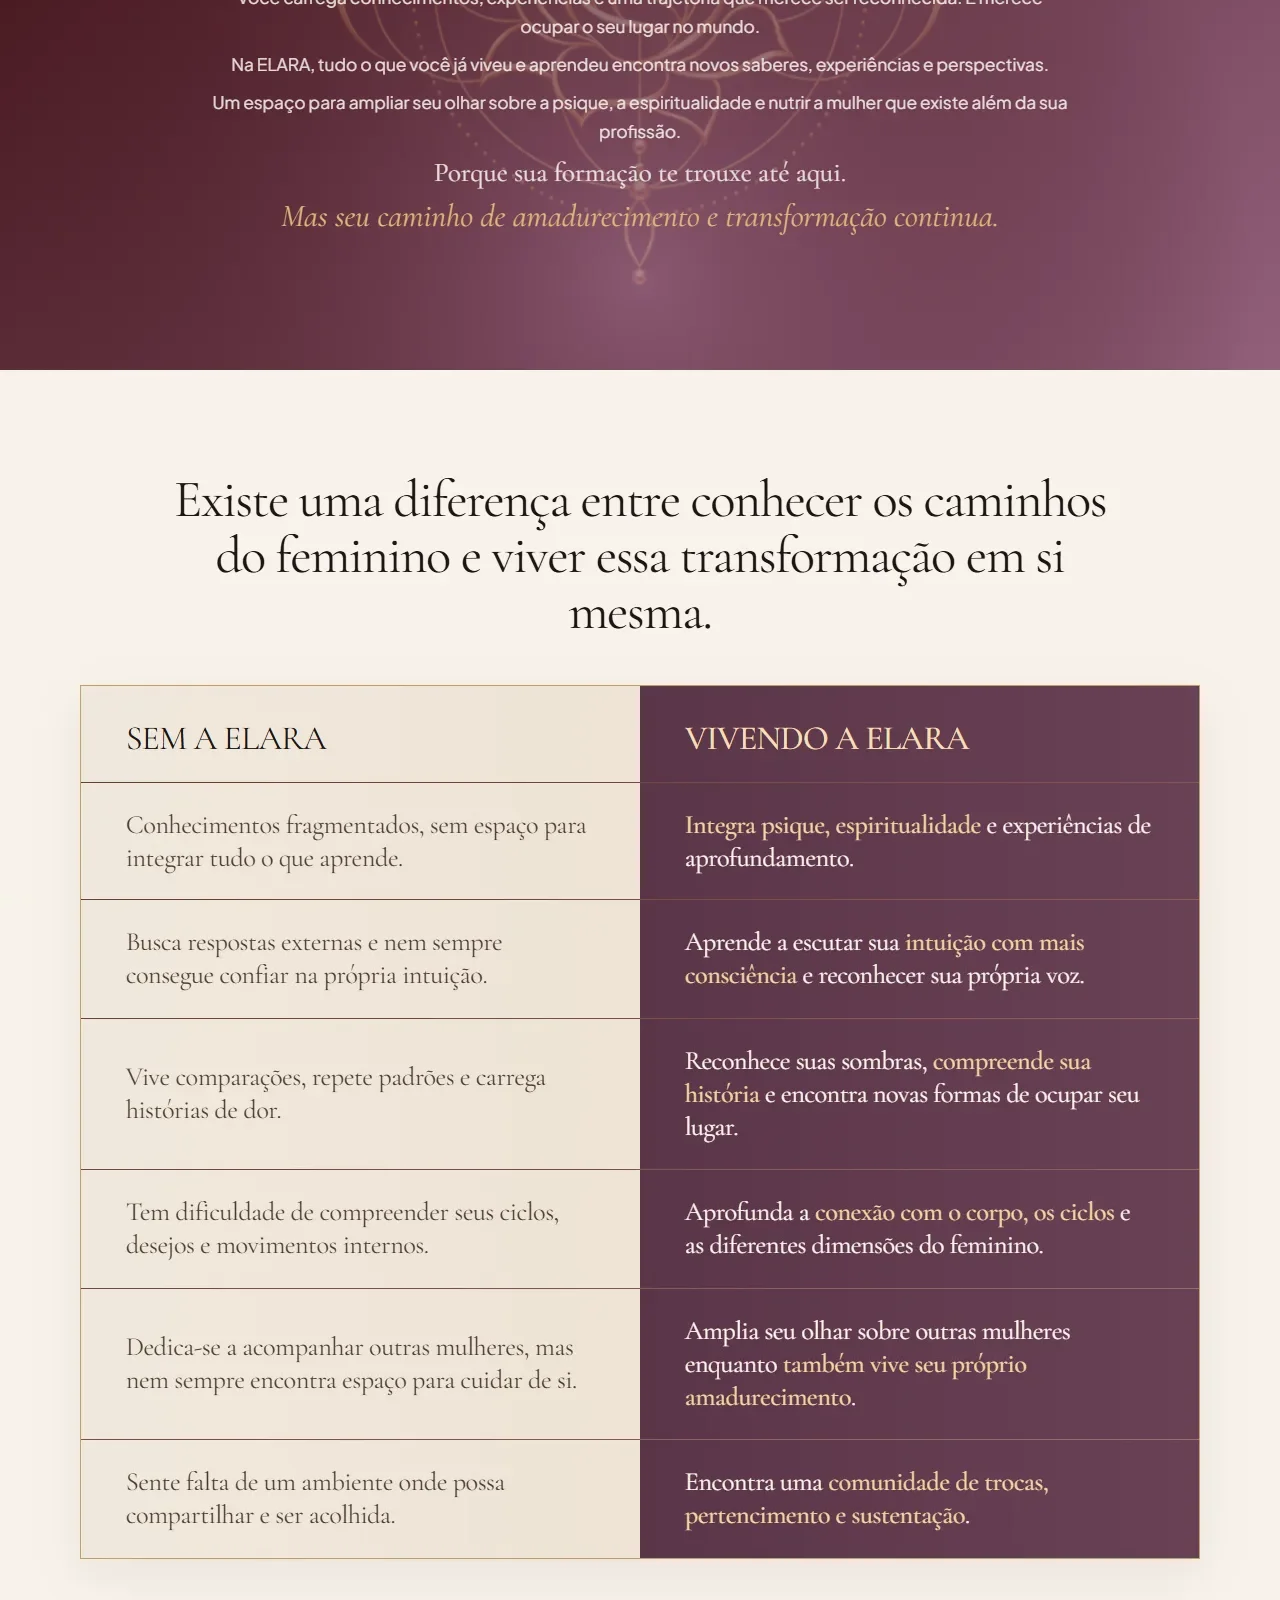
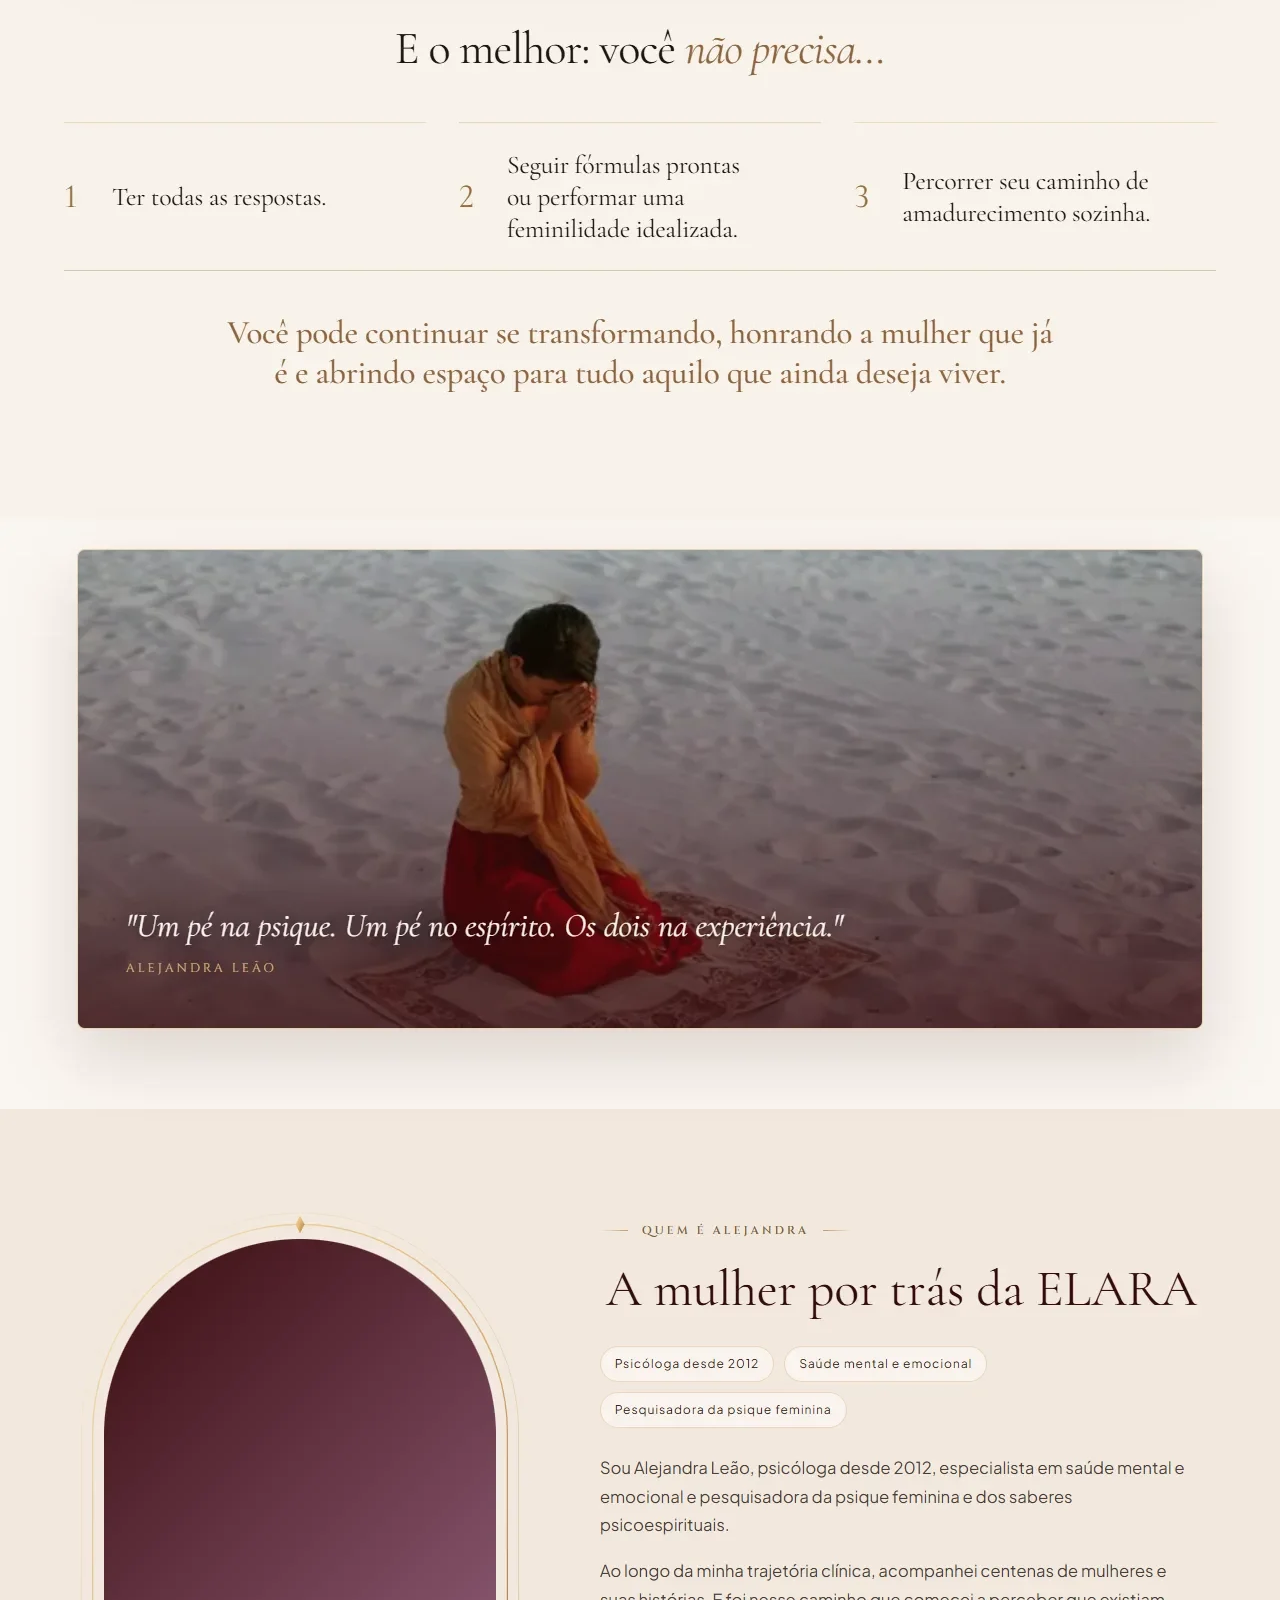
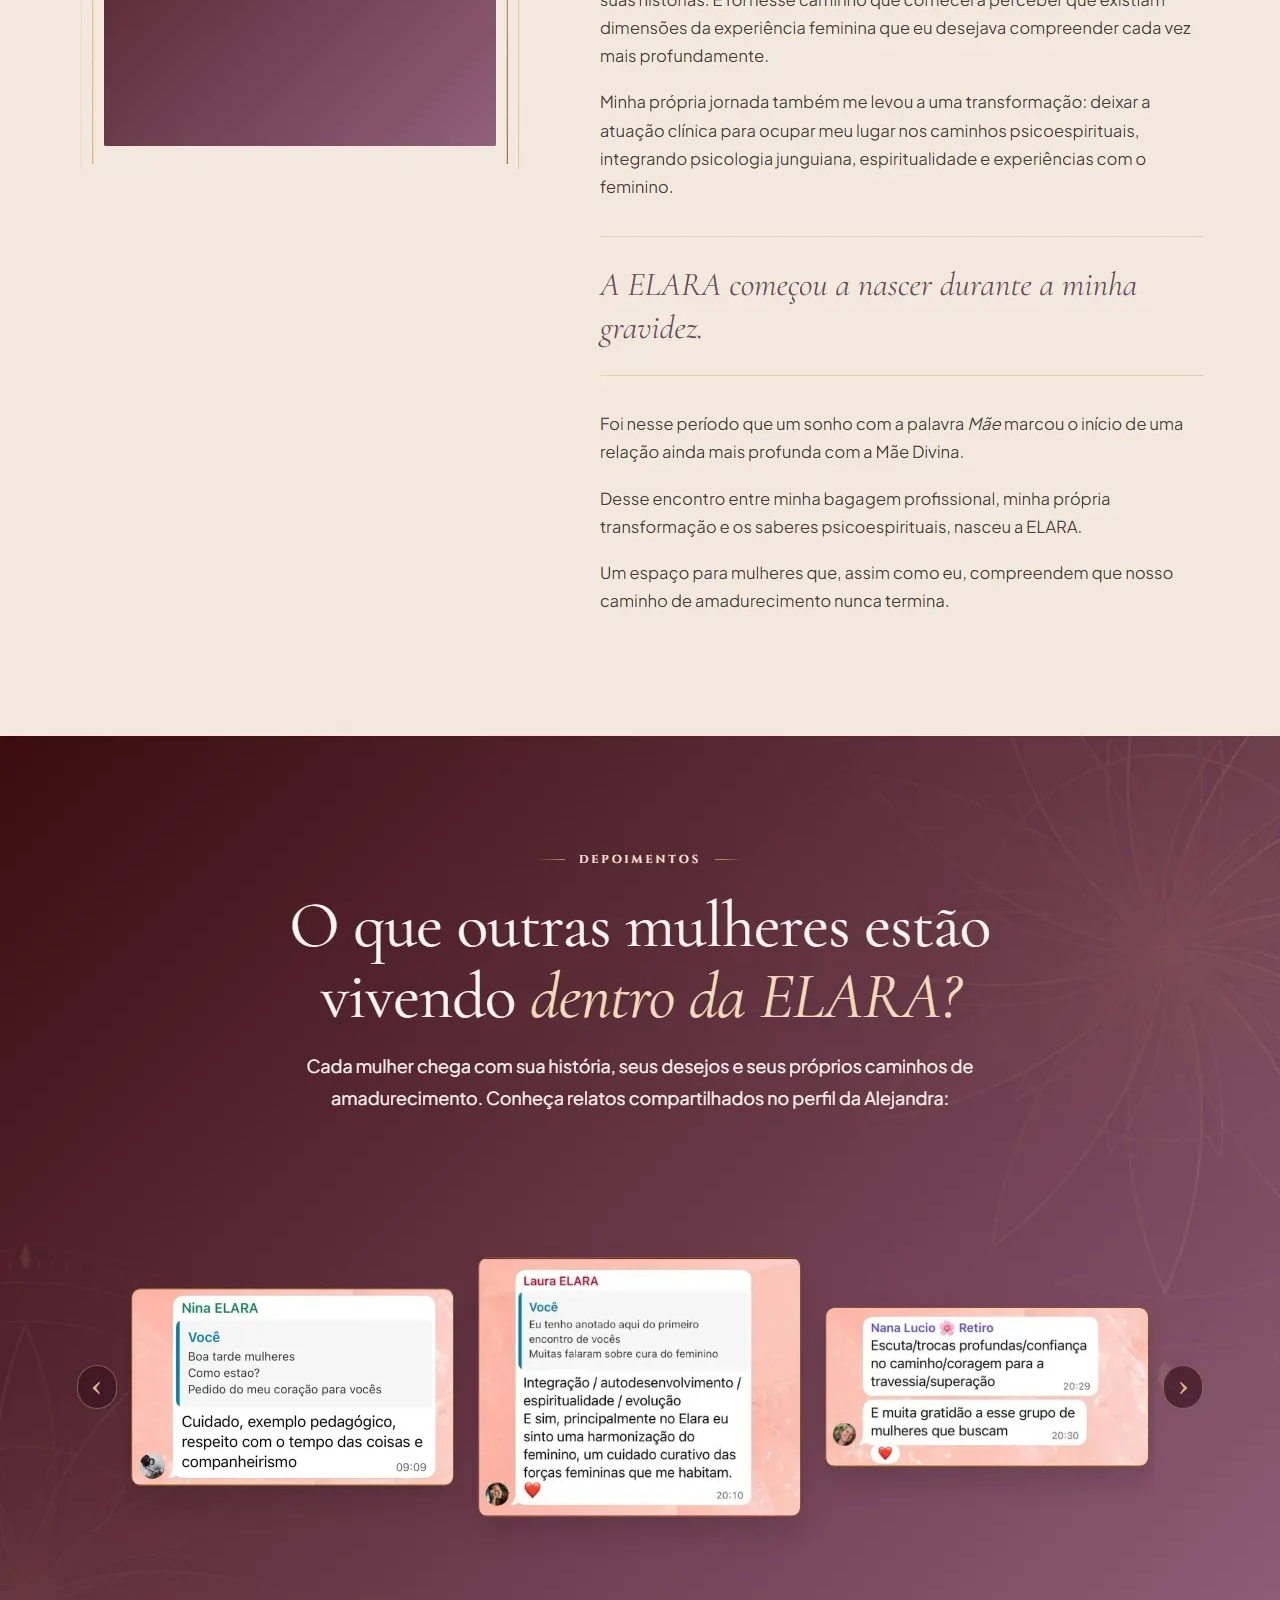
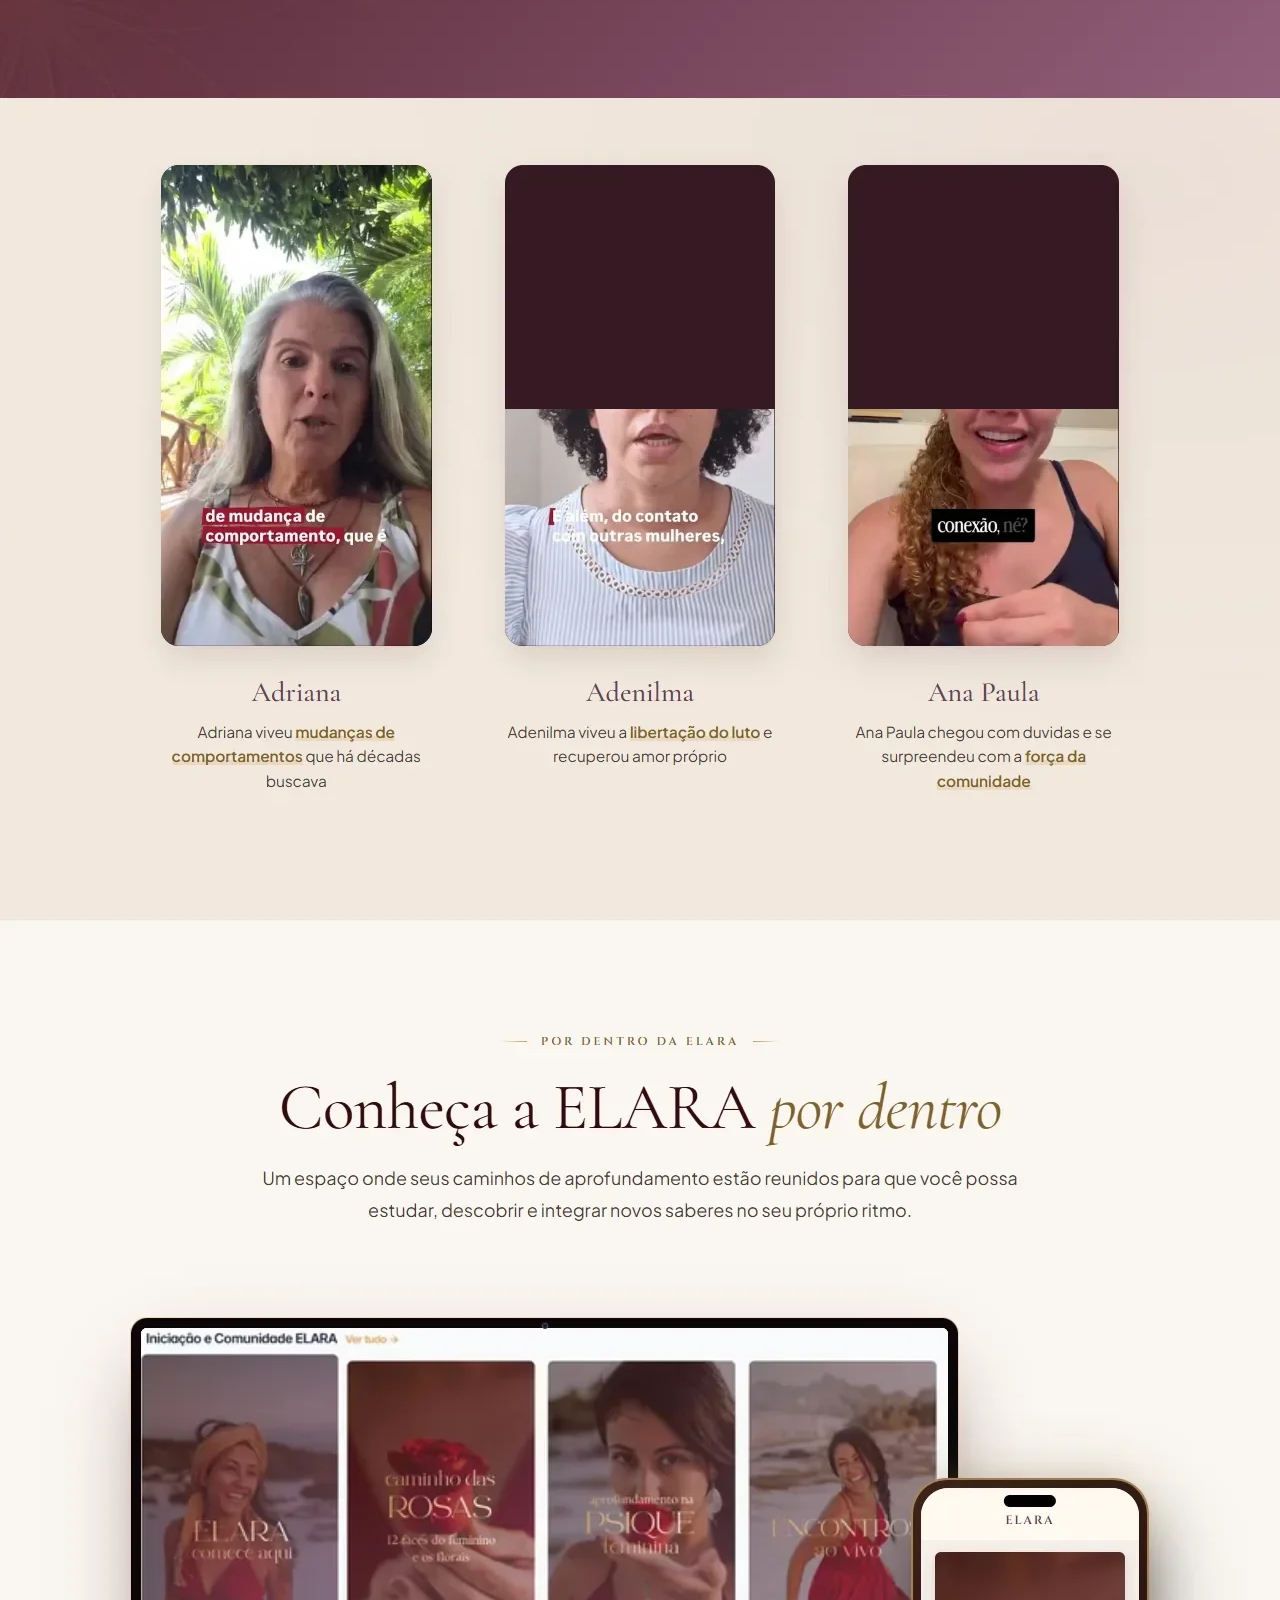
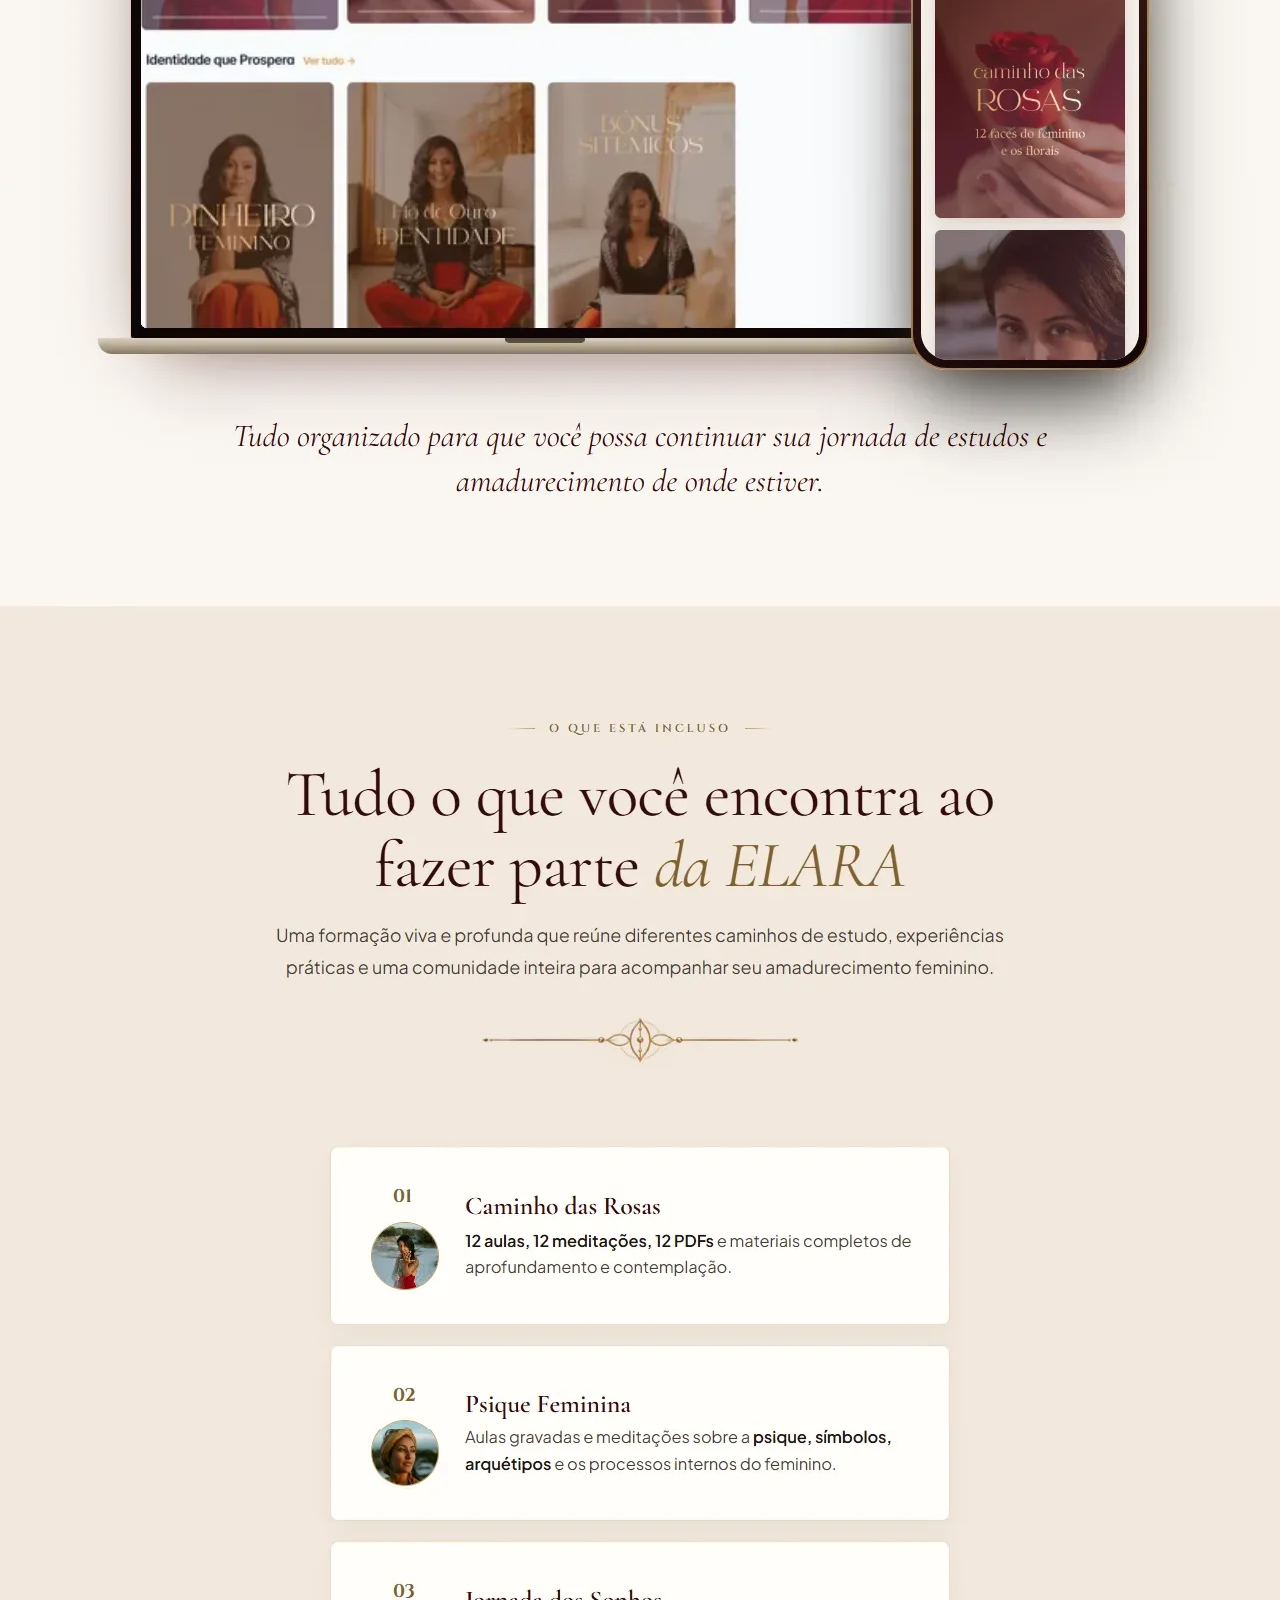
<file: soberania-labs-scrollytelling/elara/desktop/index.html>
<!doctype html>
<html lang="pt-BR">
<head>
  <meta charset="utf-8">
  <meta name="viewport" content="width=device-width, initial-scale=1">
  <meta name="robots" content="noindex, nofollow">
  <title>Elara · desktop</title>
  <style>
    html { overscroll-behavior-y: contain; background: #f6eadc; }
    body { margin: 0; }
    img { display: block; width: 100%; height: auto; }
  </style>
</head>
<body>
  <!-- Captura da release v1.0.10 da Elara, commit 8c55a394. -->
  <section id="inicio" aria-label="Abertura">
    <img src="inicio.webp" width="1280" height="800" alt="">
  </section>
  <section id="proposta" aria-label="Proposta">
    <img src="proposta.webp" width="1280" height="4466" alt="" loading="lazy">
  </section>
  <section id="caminhos" aria-label="Caminhos">
    <img src="caminhos.webp" width="1280" height="2374" alt="" loading="lazy">
  </section>
  <section id="comparacao" aria-label="Diferenciais">
    <img src="comparacao.webp" width="1280" height="3069" alt="" loading="lazy">
  </section>
  <section id="autoria" aria-label="Autoria e depoimentos">
    <img src="autoria.webp" width="1280" height="2620" alt="" loading="lazy">
  </section>
  <section id="por-dentro" aria-label="Por dentro da formação">
    <img src="por-dentro.webp" width="1280" height="6214" alt="" loading="lazy">
  </section>
  <section id="investimento" aria-label="Investimento">
    <img src="investimento.webp" width="1280" height="1871" alt="" loading="lazy">
  </section>
  <section id="faq" aria-label="Perguntas frequentes">
    <img src="faq.webp" width="1280" height="1913" alt="" loading="lazy">
  </section>
</body>
</html>
</file>
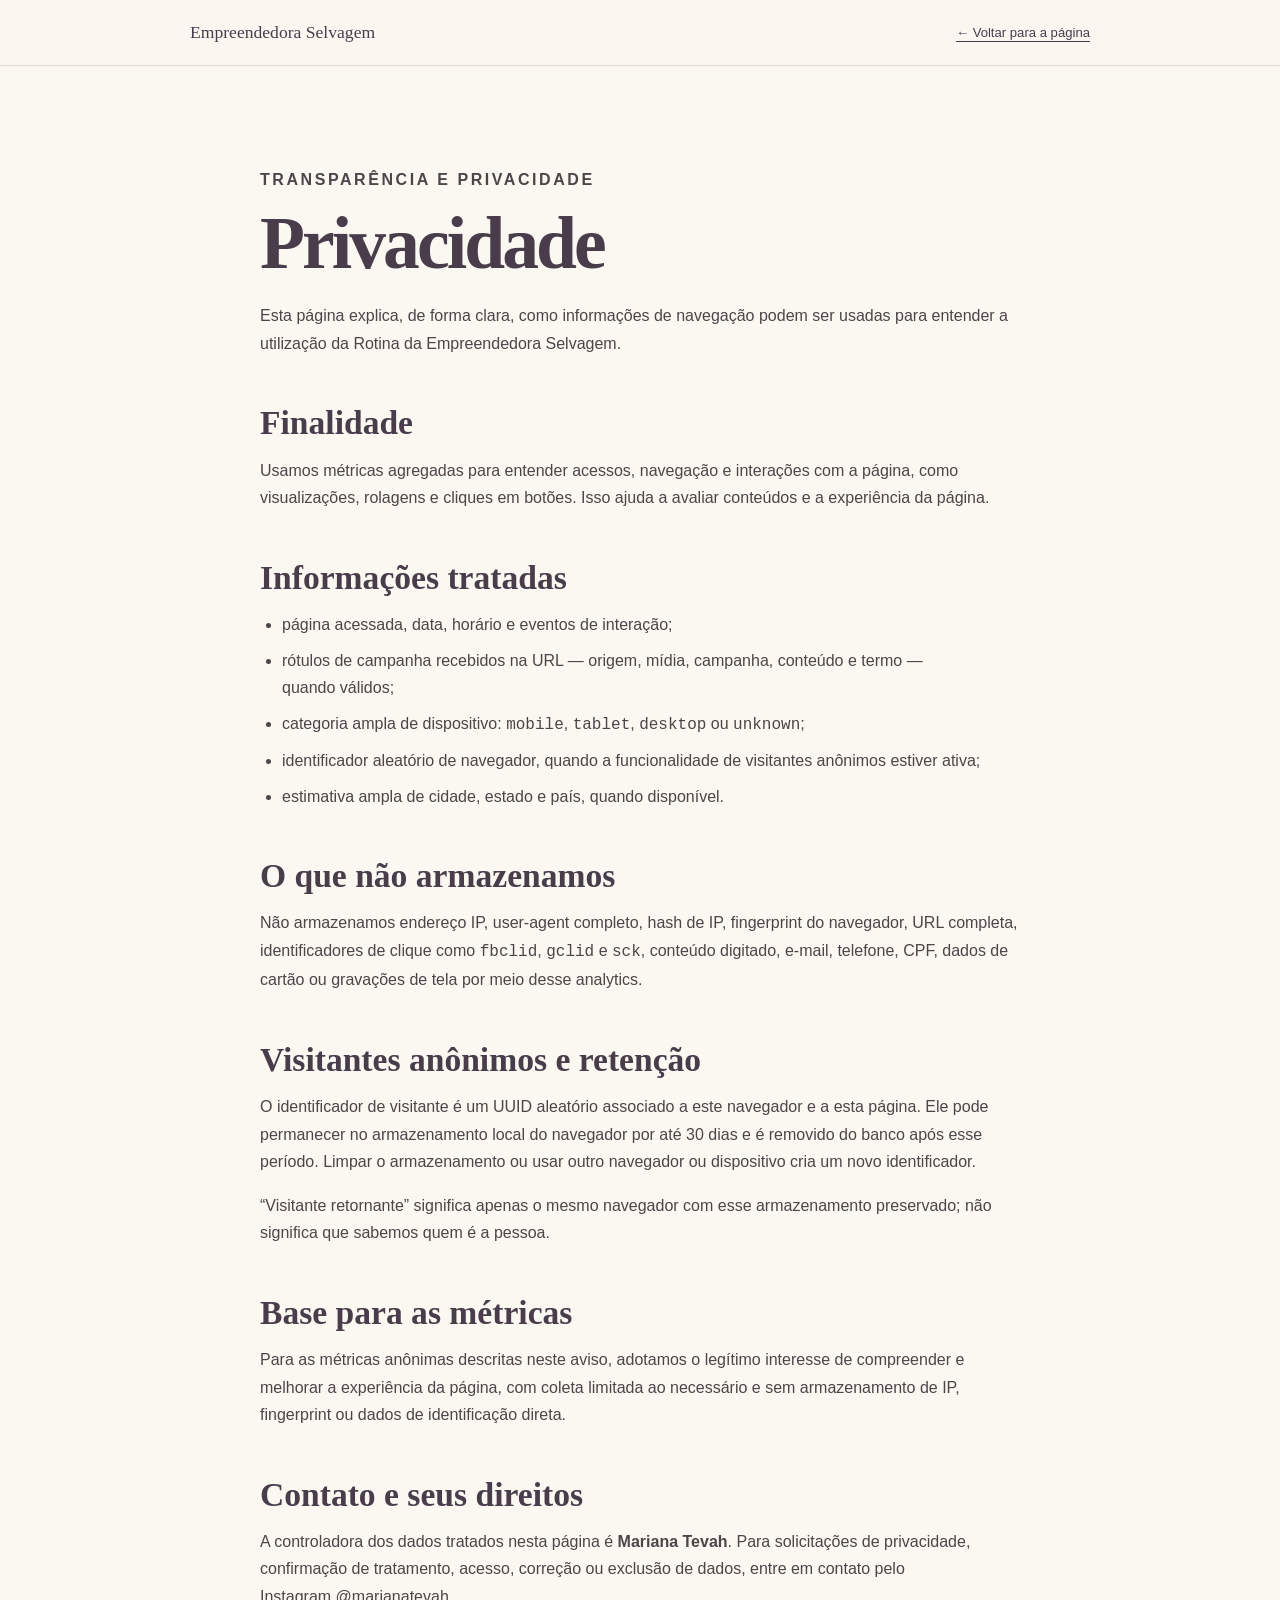
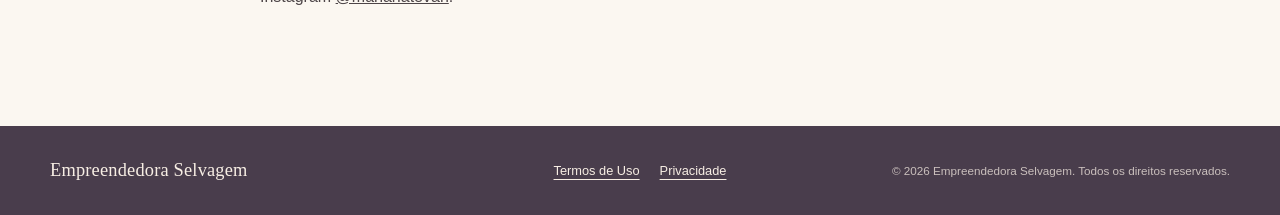
<file: soberania-labs-scrollytelling/desafio-selvagem/privacidade.html>
<!doctype html>
<html lang="pt-BR">
<head>
  <meta charset="utf-8">
  <meta name="viewport" content="width=device-width, initial-scale=1, viewport-fit=cover">
  <meta name="description" content="Informações de privacidade da Rotina da Empreendedora Selvagem.">
  <title>Privacidade | Empreendedora Selvagem</title>
  <link rel="stylesheet" href="assets/css/style.css">
</head>
<body class="legal-page">
  <header class="legal-page-header"><div class="legal-page-header-inner"><a class="legal-page-brand" href="index.html">Empreendedora Selvagem</a><a class="legal-page-back" href="index.html">← Voltar para a página</a></div></header>
  <main class="legal-content">
    <p class="legal-kicker">Transparência e privacidade</p>
    <h1>Privacidade</h1>
    <p>Esta página explica, de forma clara, como informações de navegação podem ser usadas para entender a utilização da Rotina da Empreendedora Selvagem.</p>
    <h2>Finalidade</h2>
    <p>Usamos métricas agregadas para entender acessos, navegação e interações com a página, como visualizações, rolagens e cliques em botões. Isso ajuda a avaliar conteúdos e a experiência da página.</p>
    <h2>Informações tratadas</h2>
    <ul><li>página acessada, data, horário e eventos de interação;</li><li>rótulos de campanha recebidos na URL — origem, mídia, campanha, conteúdo e termo — quando válidos;</li><li>categoria ampla de dispositivo: <code>mobile</code>, <code>tablet</code>, <code>desktop</code> ou <code>unknown</code>;</li><li>identificador aleatório de navegador, quando a funcionalidade de visitantes anônimos estiver ativa;</li><li>estimativa ampla de cidade, estado e país, quando disponível.</li></ul>
    <h2>O que não armazenamos</h2>
    <p>Não armazenamos endereço IP, user-agent completo, hash de IP, fingerprint do navegador, URL completa, identificadores de clique como <code>fbclid</code>, <code>gclid</code> e <code>sck</code>, conteúdo digitado, e-mail, telefone, CPF, dados de cartão ou gravações de tela por meio desse analytics.</p>
    <h2>Visitantes anônimos e retenção</h2>
    <p>O identificador de visitante é um UUID aleatório associado a este navegador e a esta página. Ele pode permanecer no armazenamento local do navegador por até 30 dias e é removido do banco após esse período. Limpar o armazenamento ou usar outro navegador ou dispositivo cria um novo identificador.</p>
    <p>“Visitante retornante” significa apenas o mesmo navegador com esse armazenamento preservado; não significa que sabemos quem é a pessoa.</p>
    <h2>Base para as métricas</h2>
    <p>Para as métricas anônimas descritas neste aviso, adotamos o legítimo interesse de compreender e melhorar a experiência da página, com coleta limitada ao necessário e sem armazenamento de IP, fingerprint ou dados de identificação direta.</p>
    <h2>Contato e seus direitos</h2>
    <p>A controladora dos dados tratados nesta página é <strong>Mariana Tevah</strong>. Para solicitações de privacidade, confirmação de tratamento, acesso, correção ou exclusão de dados, entre em contato pelo Instagram <a href="https://www.instagram.com/marianatevah/" rel="noopener noreferrer" target="_blank">@marianatevah</a>.</p>
  </main>
  <footer class="site-footer"><div class="site-footer-inner"><a class="site-footer-brand" href="index.html">Empreendedora Selvagem</a><nav class="site-footer-links" aria-label="Links legais"><a href="termos-de-uso.html">Termos de Uso</a><a href="privacidade.html">Privacidade</a></nav><p class="site-footer-copy">© 2026 Empreendedora Selvagem. Todos os direitos reservados.</p></div></footer>
</body>
</html>
</file>
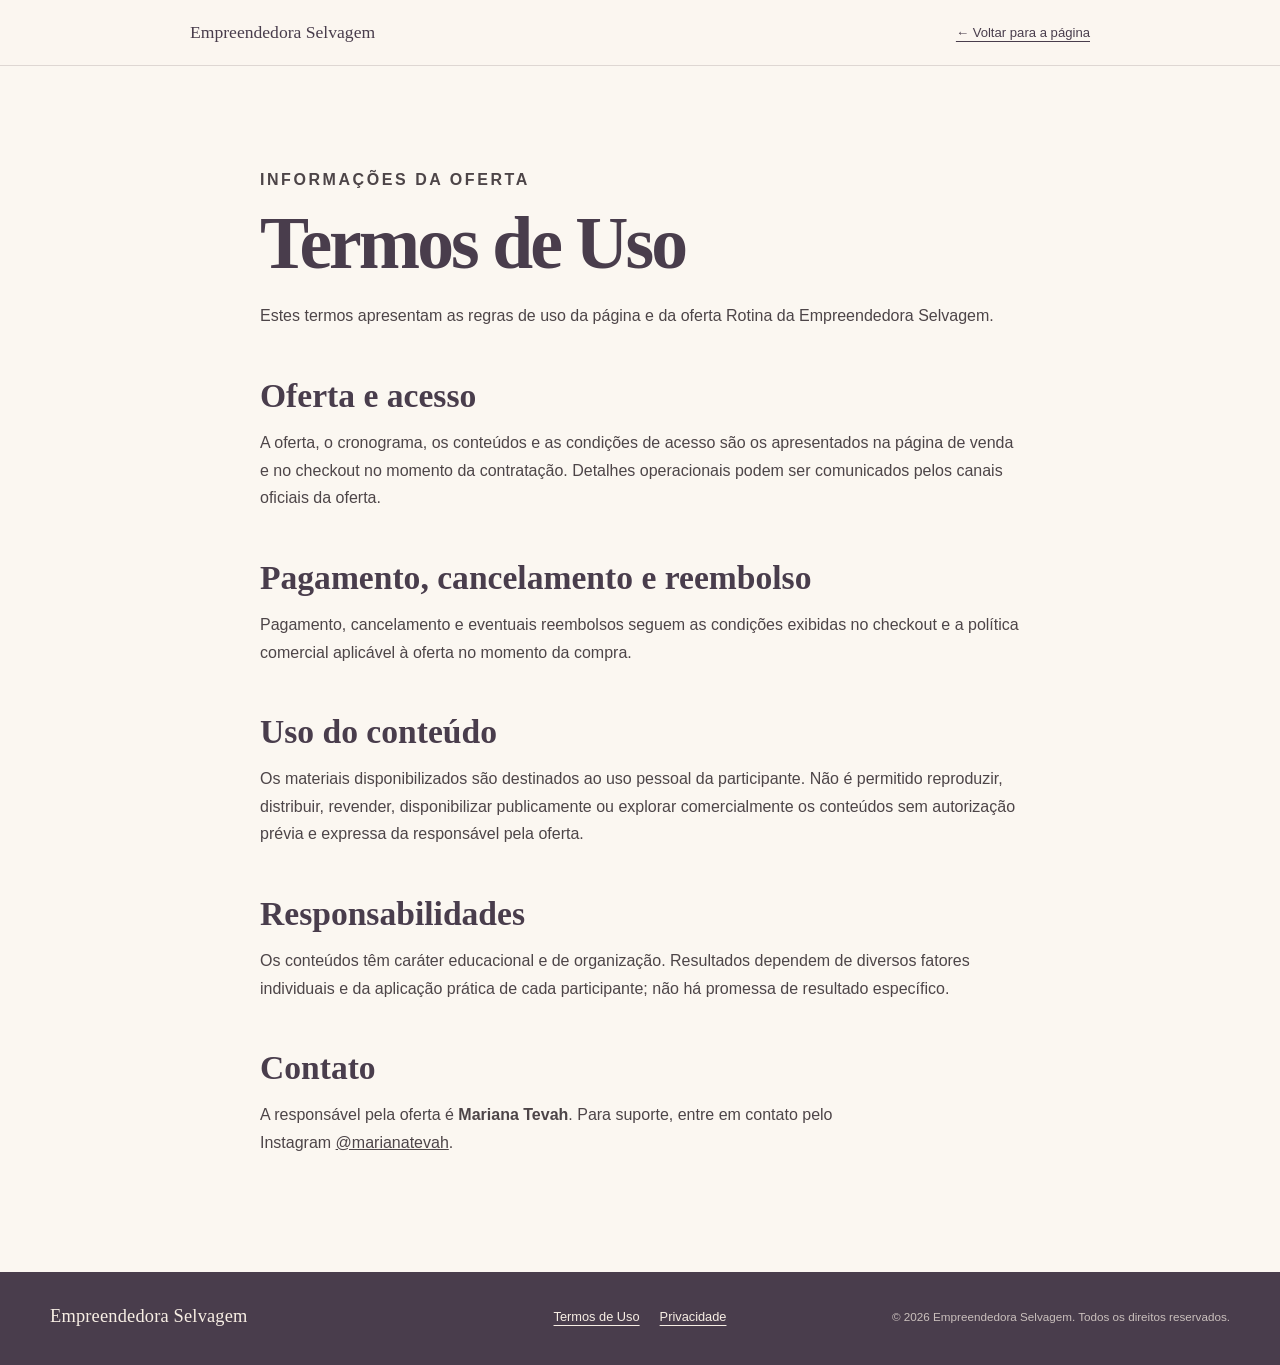
<file: soberania-labs-scrollytelling/desafio-selvagem/termos-de-uso.html>
<!doctype html>
<html lang="pt-BR">
<head>
  <meta charset="utf-8">
  <meta name="viewport" content="width=device-width, initial-scale=1, viewport-fit=cover">
  <meta name="description" content="Termos de Uso da Rotina da Empreendedora Selvagem.">
  <title>Termos de Uso | Empreendedora Selvagem</title>
  <link rel="stylesheet" href="assets/css/style.css">
</head>
<body class="legal-page">
  <header class="legal-page-header"><div class="legal-page-header-inner"><a class="legal-page-brand" href="index.html">Empreendedora Selvagem</a><a class="legal-page-back" href="index.html">← Voltar para a página</a></div></header>
  <main class="legal-content">
    <p class="legal-kicker">Informações da oferta</p>
    <h1>Termos de Uso</h1>
    <p>Estes termos apresentam as regras de uso da página e da oferta Rotina da Empreendedora Selvagem.</p>
    <h2>Oferta e acesso</h2>
    <p>A oferta, o cronograma, os conteúdos e as condições de acesso são os apresentados na página de venda e no checkout no momento da contratação. Detalhes operacionais podem ser comunicados pelos canais oficiais da oferta.</p>
    <h2>Pagamento, cancelamento e reembolso</h2>
    <p>Pagamento, cancelamento e eventuais reembolsos seguem as condições exibidas no checkout e a política comercial aplicável à oferta no momento da compra.</p>
    <h2>Uso do conteúdo</h2>
    <p>Os materiais disponibilizados são destinados ao uso pessoal da participante. Não é permitido reproduzir, distribuir, revender, disponibilizar publicamente ou explorar comercialmente os conteúdos sem autorização prévia e expressa da responsável pela oferta.</p>
    <h2>Responsabilidades</h2>
    <p>Os conteúdos têm caráter educacional e de organização. Resultados dependem de diversos fatores individuais e da aplicação prática de cada participante; não há promessa de resultado específico.</p>
    <h2>Contato</h2>
    <p>A responsável pela oferta é <strong>Mariana Tevah</strong>. Para suporte, entre em contato pelo Instagram <a href="https://www.instagram.com/marianatevah/" rel="noopener noreferrer" target="_blank">@marianatevah</a>.</p>
  </main>
  <footer class="site-footer"><div class="site-footer-inner"><a class="site-footer-brand" href="index.html">Empreendedora Selvagem</a><nav class="site-footer-links" aria-label="Links legais"><a href="termos-de-uso.html">Termos de Uso</a><a href="privacidade.html">Privacidade</a></nav><p class="site-footer-copy">© 2026 Empreendedora Selvagem. Todos os direitos reservados.</p></div></footer>
</body>
</html>
</file>
<file: soberania-labs-scrollytelling/inside-examples.css>
.inside-section{background:var(--bone);border-top:1px solid var(--line);overflow:clip;scroll-margin-top:82px}
.inside-section .inside-intro{padding-block:clamp(44px,6vw,80px) 36px}
.inside-heading{display:grid;grid-template-columns:1fr .55fr;gap:10vw;align-items:end}
.inside-heading h2{font:700 clamp(43px,5vw,72px)/.96 var(--display);letter-spacing:-.08em;margin:0}
.inside-heading h2 em{font-family:var(--serif);font-weight:400}
.inside-heading p{font-size:16px;line-height:1.5;color:#46564d;max-width:36ch;margin:0}

.inside-examples{padding:0 9vw clamp(48px,8vw,110px)}
.inside-grid{display:grid;grid-template-columns:minmax(0,1fr) minmax(218px,.32fr);gap:clamp(14px,2.5vw,36px);align-items:start}
.inside-deck{min-width:0;perspective:1300px}
.inside-frame{min-width:0;margin:0 0 18px}
.inside-examples.is-enhanced .inside-deck{display:grid}
.inside-examples.is-enhanced .inside-frame{grid-area:1/1;margin:0;z-index:1}
.inside-examples.is-enhanced .inside-frame.is-departing{z-index:0;pointer-events:none}
.inside-device-pair{display:grid;align-items:end;padding:8px 2px 20px;transform-style:preserve-3d}
.inside-device{
  position:relative;grid-area:1/1;min-width:0;box-sizing:border-box;
  background:#132923;border:1px solid #3d5148;
}
.inside-device--desktop{
  width:89%;align-self:center;margin-bottom:20px;padding:10px 10px 14px;
  border-radius:13px;box-shadow:0 14px 28px #233c3424;
  --inside-screen-width:1280px;--inside-screen-height:800px;--inside-screen-ratio:1280/800;
}
.inside-device--desktop::after{
  content:"";position:absolute;left:34%;bottom:-14px;width:32%;height:14px;
  border-radius:0 0 50% 50%;background:#263c34;pointer-events:none;
}
.inside-device--phone{
  z-index:1;justify-self:end;width:clamp(108px,24%,216px);padding:13px 6px 7px;
  border-radius:20px;box-shadow:-9px 9px 22px #15282042;
  --inside-screen-width:390px;--inside-screen-height:844px;--inside-screen-ratio:390/844;
}
.inside-device--phone::before{
  content:"";position:absolute;top:5px;left:42%;width:16%;height:3px;
  border-radius:6px;background:#8a9b93;pointer-events:none;
}
.inside-viewport{overflow:hidden;aspect-ratio:var(--inside-screen-ratio);background:#f6eadc;border-radius:5px}
.inside-device--phone .inside-viewport{border-radius:12px}
.inside-examples .inside-viewport iframe{display:block;width:100%;height:100%;border:0;pointer-events:auto}
.inside-examples.is-enhanced .inside-viewport iframe{
  width:var(--inside-screen-width);height:var(--inside-screen-height);
  transform:scale(var(--inside-scale,1));transform-origin:top left;
}
.inside-device:focus-within,.inside-switch button:focus-visible{outline:2px solid var(--clay);outline-offset:2px}

.inside-notes{min-height:220px;padding:20px;background:#ebe6d9;border:1px solid var(--line);border-top:4px solid var(--forest)}
.inside-note-project,.inside-note-index{margin:0 0 9px;font:500 11px/1.3 var(--mono);text-transform:uppercase}
.inside-note-project{color:var(--forest);font-weight:700}
.inside-note-index{color:#65473d}
.inside-note-copy h3{margin:12px 0 0;font:700 clamp(22px,2.2vw,33px)/1.08 var(--display);letter-spacing:-.045em}
.inside-note-copy p{margin:10px 0 0;color:#46564d;font-size:14px;line-height:1.5}
.inside-switch:not([hidden]){display:flex;flex-wrap:wrap;gap:6px;margin-bottom:14px}
.inside-switch button{min-height:44px;padding:7px 14px;border:1px solid var(--forest);background:var(--bone);color:var(--forest);font:700 13px/1.2 var(--sans);cursor:pointer}
.inside-switch button[aria-pressed="true"]{background:var(--forest);color:var(--bone)}

@media(max-width:880px){
  .inside-examples{padding-inline:6vw}
  .inside-grid{grid-template-columns:minmax(0,1fr)}
  .inside-notes{min-height:0}
}
@media(max-width:660px){
  .inside-section{scroll-margin-top:70px}
  .inside-section .inside-intro{padding-block:38px 24px}
  .inside-heading{display:block}
  .inside-heading h2{font-size:clamp(36px,9vw,50px)}
  .inside-heading p{margin-top:14px;font-size:15px}
  .inside-examples{padding-inline:16px}
  .inside-switch:not([hidden]){gap:4px;margin-bottom:10px}
  .inside-switch button{flex:1 1 auto;padding-inline:7px;font-size:12px}
  .inside-grid{gap:10px}
  .inside-device-pair{padding:4px 0 10px}
  .inside-device--desktop{align-self:start;width:96%;padding:6px 6px 9px;border-radius:9px}
  .inside-device--phone{width:clamp(104px,34%,160px);margin-top:clamp(94px,35vw,180px);padding:11px 5px 6px;border-radius:15px}
  .inside-device--phone .inside-viewport{border-radius:9px}
  .inside-notes{padding:12px 16px}
  .inside-note-copy h3{margin-top:6px}
}
</file>
<file: styles.css>
:root{--forest:#112d27;--ink:#16241f;--bone:#f1ede3;--sand:#e4ddce;--clay:#a86d56;--lime:#c5e36c;--line:rgba(22,36,31,.18);--serif:Georgia,'Times New Roman',serif;--sans:'Manrope',sans-serif;--display:'Space Grotesk',sans-serif;--mono:'DM Mono',monospace}*{box-sizing:border-box}html{scroll-behavior:smooth}body{margin:0;background:var(--bone);color:var(--ink);font-family:var(--sans);line-height:1.55}a{color:inherit;text-decoration:none}.site-header{height:82px;display:flex;align-items:center;justify-content:space-between;padding:0 5vw;border-bottom:1px solid var(--line);position:sticky;top:0;z-index:10;background:rgba(241,237,227,.92);backdrop-filter:blur(14px)}.brand,.footer-brand{font:700 17px/1 var(--display);letter-spacing:.03em}.brand span,.footer-brand span{color:var(--clay);font-size:10px;letter-spacing:.14em;margin-left:5px}.desktop-nav{display:flex;gap:30px;font:10px var(--mono);text-transform:uppercase}.desktop-nav a:hover,.footer-links a:hover{color:var(--clay)}.button{display:inline-flex;align-items:center;justify-content:space-between;gap:25px;padding:16px 21px;border:0;border-radius:100px;font-size:11px;font-weight:800;transition:transform .2s,background .2s}.button:hover{transform:translateY(-3px)}.button span{font-size:17px;line-height:0}.button-small{padding:12px 16px;gap:14px}.button-light{background:var(--forest);color:var(--bone)}.button-dark{background:var(--ink);color:var(--bone)}.button-accent{background:var(--lime);color:var(--ink)}.text-link,.arrow-link{font-size:11px;font-weight:800;border-bottom:1px solid var(--ink);padding-bottom:5px}.text-link span{font-size:17px;margin-left:9px}.arrow-link{display:inline-flex;gap:20px;align-items:center}.section-pad{padding:100px 9vw}.section-kicker,.eyebrow,.placeholder-label{font:500 10px var(--mono);letter-spacing:.08em;text-transform:uppercase}.eyebrow{display:flex;align-items:center;gap:12px;margin-bottom:30px}.eyebrow-mark{color:var(--clay);font-size:19px}.hero{min-height:calc(100vh - 82px);display:grid;grid-template-columns:1.05fr .95fr;gap:5vw;align-items:center;padding-top:75px;padding-bottom:90px;overflow:hidden}.hero h1{font:700 clamp(51px,6.6vw,101px)/.91 var(--display);letter-spacing:-.085em;max-width:780px;margin:0}.hero h1 em,.intro h2 em,.method h2 em,.deliveries h2 em,.anatomy h2 em,.fit h2 em,.offer h2 em,.final-cta h2 em{font-family:var(--serif);font-weight:400;letter-spacing:-.08em}.hero-lede{font-size:17px;line-height:1.5;max-width:420px;margin:34px 0}.hero-actions{display:flex;align-items:center;gap:28px;flex-wrap:wrap}.hero-proof{display:flex;align-items:center;gap:12px;font:10px var(--mono);margin-top:72px;text-transform:uppercase}.proof-line{display:block;width:35px;height:1px;background:var(--clay)}.hero-visual{min-height:550px;position:relative;display:grid;place-items:center}.hero-orbit{position:absolute;border:1px solid rgba(17,45,39,.22);border-radius:50%;transform:rotate(-25deg)}.orbit-one{width:450px;height:230px}.orbit-two{width:310px;height:480px;transform:rotate(38deg)}.system-core{width:280px;height:280px;background:var(--forest);color:var(--bone);position:relative;display:flex;flex-direction:column;justify-content:center;padding:35px;transform:rotate(-8deg);box-shadow:20px 20px 0 var(--clay);z-index:1}.core-label{font:10px var(--mono);color:var(--lime);text-transform:uppercase;margin-bottom:38px}.system-core strong{font:700 48px/.83 var(--display);letter-spacing:-.08em}.system-core em{font:400 37px var(--serif);color:var(--lime)}.core-grid{position:absolute;width:90px;height:90px;right:-20px;bottom:-18px;background:linear-gradient(90deg,var(--lime) 1px,transparent 1px),linear-gradient(var(--lime) 1px,transparent 1px);background-size:16px 16px;opacity:.8}.signal{position:absolute;background:var(--bone);border:1px solid var(--ink);padding:11px 14px;font:10px var(--mono);text-transform:uppercase;z-index:2}.signal-one{top:10%;right:2%;transform:rotate(5deg)}.signal-two{bottom:12%;left:0;transform:rotate(-6deg);background:var(--lime)}.signal-three{top:45%;right:-3%;transform:rotate(87deg)}.ribbon{background:var(--clay);color:var(--bone);padding:14px 0;overflow:hidden;white-space:nowrap}.ribbon-track{font:700 12px var(--mono);word-spacing:18px;animation:ribbon 28s linear infinite}.ribbon span{color:var(--lime);font-size:16px}@keyframes ribbon{to{transform:translateX(-35%)}}.section-kicker{color:var(--clay);margin-bottom:38px}.intro{padding-top:125px;padding-bottom:110px}.intro-grid{display:grid;grid-template-columns:1.05fr .75fr;gap:10vw}.intro h2,.method h2,.deliveries h2,.portfolio h2,.fit h2,.faq h2{font:700 clamp(43px,5vw,72px)/.96 var(--display);letter-spacing:-.08em;margin:0}.intro-text{padding-top:14px;max-width:400px}.intro-text p{margin:0 0 22px;font-size:17px}.intro-text p:nth-child(2),.portfolio-head p,.muted-copy{color:#69746d}.intro-text .arrow-link{margin-top:25px}.pillars{display:grid;grid-template-columns:repeat(4,1fr);gap:14px;margin-top:100px}.pillars article{border-top:1px solid var(--line);padding-top:18px;min-height:245px}.pillar-art{display:grid;place-items:center;width:72px;height:72px;border-radius:50%;font:35px var(--serif);margin-bottom:35px}.art-clarity{background:var(--forest);color:var(--lime)}.art-desire{background:var(--clay);color:var(--bone)}.art-friction{background:var(--sand);color:var(--forest)}.art-direction{background:var(--lime);color:var(--forest)}.pillar-number{font:10px var(--mono);color:var(--clay)}.pillars h3{font-size:21px;margin:12px 0 7px;letter-spacing:-.04em}.pillars p{font-size:13px;color:#69746d;margin:0;max-width:220px}.anatomy{background:var(--sand)}.anatomy-grid{display:grid;grid-template-columns:.8fr 1.2fr;gap:11vw}.anatomy h2{font:700 clamp(43px,5vw,72px)/.96 var(--display);letter-spacing:-.08em;margin:0}.anatomy-grid>div>p{max-width:330px;color:#69746d;margin-top:32px}.fold-list{border-top:1px solid var(--line)}.fold-list div{display:grid;grid-template-columns:50px 1fr 1fr;gap:15px;border-bottom:1px solid var(--line);padding:18px 0;align-items:baseline}.fold-list span{font:10px var(--mono);color:var(--clay)}.fold-list strong{font-size:16px}.fold-list small{color:#69746d}.method{background:var(--forest);color:var(--bone)}.method .section-kicker{color:var(--lime)}.method-head{display:flex;justify-content:space-between;align-items:end;gap:30px;margin-bottom:75px}.method-head p{max-width:280px;color:#b5c0b9;font-size:14px}.steps{border-top:1px solid rgba(241,237,227,.28)}.step{display:grid;grid-template-columns:90px 1fr 48px;gap:24px;align-items:center;border-bottom:1px solid rgba(241,237,227,.28);padding:27px 0}.step-num{font:11px var(--mono);color:var(--lime)}.step h3{font-size:25px;margin:0 0 4px;letter-spacing:-.04em}.step p{margin:0;color:#b5c0b9;max-width:460px;font-size:14px}.step-icon{font-size:29px;color:var(--lime);text-align:right}.deliveries{background:var(--bone)}.deliveries-grid{display:grid;grid-template-columns:1fr 1fr;gap:11vw}.muted-copy{max-width:310px;margin:34px 0}.delivery-list{border-top:1px solid var(--line)}.delivery-list>div{display:grid;grid-template-columns:30px 1fr;column-gap:13px;border-bottom:1px solid var(--line);padding:21px 0}.delivery-list span{color:var(--clay);font-size:18px;grid-row:span 2}.delivery-list h3{font-size:16px;margin:0}.delivery-list p{font-size:13px;color:#69746d;margin:4px 0 0}.portfolio{background:var(--forest);color:var(--bone)}.portfolio .section-kicker{color:var(--lime)}.portfolio-head{display:grid;grid-template-columns:1fr 1fr;align-items:end;gap:25px;margin-bottom:62px}.portfolio-head .section-kicker{grid-column:1/-1;margin-bottom:0}.portfolio-head p{font-size:14px;max-width:250px}.portfolio-grid{display:grid;grid-template-columns:repeat(3,1fr);gap:18px}.portfolio-card{background:var(--bone);color:var(--ink);padding:13px;border:1px solid rgba(241,237,227,.45);transition:transform .3s}.portfolio-card:hover{transform:translateY(-8px)}.placeholder-label{font-size:8px;margin-bottom:12px}.placeholder-screen{height:300px;display:flex;flex-direction:column;justify-content:center;align-items:center;text-align:center;position:relative;overflow:hidden}.placeholder-screen:before,.placeholder-screen:after{content:"";position:absolute;border:1px solid currentColor;border-radius:50%;opacity:.45}.placeholder-screen:before{width:260px;height:260px}.placeholder-screen:after{width:170px;height:370px;transform:rotate(45deg)}.placeholder-screen span{font:700 25px/.9 var(--display);letter-spacing:-.07em;z-index:1}.placeholder-screen b{font:9px var(--mono);font-weight:400;position:absolute;bottom:18px;z-index:1}.screen-one{background:var(--lime);color:var(--forest)}.screen-two{background:var(--clay);color:var(--bone)}.screen-three{background:var(--sand);color:var(--forest)}.card-caption{display:flex;justify-content:space-between;align-items:center;padding:14px 3px 3px;font-size:11px}.card-caption strong{font-size:17px}.card-caption span{font:9px var(--mono)}.manifesto{background:var(--sand);display:grid;grid-template-columns:.8fr 1.2fr;gap:10vw;align-items:center}.manifesto-art{height:480px;background:var(--forest);position:relative;overflow:hidden}.monolith{height:75%;width:46%;position:absolute;left:27%;top:14%;background:linear-gradient(115deg,#244e42,var(--forest));clip-path:polygon(18% 0,100% 12%,82% 100%,0 85%)}.manifesto-art:after{content:"";position:absolute;inset:0;background:linear-gradient(90deg,transparent 49.8%,rgba(197,227,108,.25) 50%,transparent 50.2%);background-size:44px 44px;opacity:.35}.manifesto-art span{position:absolute;bottom:23px;left:23px;color:var(--lime);font:10px var(--mono);text-transform:uppercase;z-index:1}.manifesto-copy blockquote{font:400 clamp(31px,4vw,57px)/1.02 var(--serif);letter-spacing:-.06em;margin:0}.manifesto-copy p{max-width:410px;color:#69746d;margin-top:35px}.fit{background:var(--clay)}.fit .section-kicker{color:var(--lime)}.fit-grid{display:grid;grid-template-columns:1fr 1fr;gap:11vw}.fit h2{font-size:clamp(43px,5vw,72px)}.fit-list{border-top:1px solid rgba(241,237,227,.4)}.fit-list p{display:flex;gap:24px;border-bottom:1px solid rgba(241,237,227,.4);padding:20px 0;margin:0;font-size:14px}.fit-list span{font:11px var(--mono);color:var(--lime)}.offer{background:var(--bone);padding-top:100px;padding-bottom:100px}.offer-card{background:var(--lime);color:var(--ink);padding:35px 40px 25px}.offer .section-kicker{color:var(--forest)}.offer-content{display:flex;align-items:end;justify-content:space-between;gap:40px;padding:35px 0 95px}.offer h2{font:700 clamp(45px,5.8vw,78px)/.87 var(--display);letter-spacing:-.09em;margin:0;max-width:730px}.offer h2 em{font-size:.95em}.offer-content p{max-width:340px;font-size:14px}.offer-footer{border-top:1px solid rgba(22,36,31,.35);display:flex;justify-content:space-between;padding-top:18px;font:10px var(--mono);text-transform:uppercase}.faq{padding-top:120px;padding-bottom:120px}.faq-grid{display:grid;grid-template-columns:.75fr 1.25fr;gap:10vw}.faq-list{border-top:1px solid var(--line)}.faq-list details{border-bottom:1px solid var(--line);padding:21px 0}.faq-list summary{cursor:pointer;list-style:none;font-size:16px;font-weight:700;display:flex;justify-content:space-between;gap:20px}.faq-list summary::-webkit-details-marker{display:none}.faq-list summary span{font-size:22px;font-weight:400;transition:transform .2s}.faq-list details[open] summary span{transform:rotate(45deg)}.faq-list p{color:#69746d;font-size:14px;max-width:610px;margin:15px 35px 0 0}.final-cta{background:var(--forest);color:var(--bone);text-align:center;padding-top:130px;padding-bottom:130px}.final-cta-inner{max-width:760px;margin:auto}.final-cta .section-kicker{color:var(--lime)}.final-cta h2{font:700 clamp(45px,6vw,82px)/.9 var(--display);letter-spacing:-.09em;margin:0}.final-cta p{color:#b5c0b9;margin:30px auto;max-width:390px}.final-cta small{display:block;color:#889c91;font:9px var(--mono);margin-top:24px}.site-footer{background:var(--ink);color:var(--bone);min-height:160px;padding:35px 5vw;display:grid;grid-template-columns:1fr 1fr 1fr;align-items:end}.site-footer p{font:11px var(--mono);margin:0;color:#b5c0b9}.footer-links{display:flex;justify-content:end;gap:25px;font:11px var(--mono)}
@media(max-width:800px){.site-header{height:70px;padding:0 22px}.desktop-nav{display:none}.button-small{padding:10px 13px}.section-pad{padding:75px 22px}.hero{display:block;padding-top:60px;min-height:auto}.hero h1{font-size:clamp(47px,15vw,74px)}.hero-lede{font-size:15px}.hero-actions{gap:18px}.hero-proof{margin-top:48px;font-size:8px}.hero-visual{min-height:440px;margin-top:30px}.system-core{width:230px;height:230px;padding:25px}.system-core strong{font-size:39px}.system-core em{font-size:31px}.orbit-one{width:330px;height:190px}.orbit-two{width:240px;height:370px}.signal{font-size:8px;padding:8px 10px}.signal-three{right:-12px}.intro-grid,.anatomy-grid,.method-head,.deliveries-grid,.fit-grid,.faq-grid,.manifesto{display:block}.intro h2,.method h2,.deliveries h2,.portfolio h2,.fit h2,.faq h2,.anatomy h2{font-size:48px}.intro-text{margin-top:40px}.pillars{grid-template-columns:1fr 1fr;gap:30px 16px;margin-top:75px}.pillar-art{width:58px;height:58px;font-size:28px;margin-bottom:22px}.pillars article{min-height:210px}.anatomy-grid>div>p{margin-bottom:45px}.fold-list div{grid-template-columns:38px 1fr}.fold-list small{grid-column:2}.method-head p{margin-top:35px}.steps{margin-top:52px}.step{grid-template-columns:42px 1fr 30px;gap:10px}.step h3{font-size:21px}.step p{font-size:13px}.deliveries-grid>div+div{margin-top:58px}.portfolio-head{display:block}.portfolio-head h2{margin:22px 0 15px}.portfolio-grid{grid-template-columns:1fr;gap:28px}.manifesto-art{height:360px;margin-bottom:55px}.fit-list{margin-top:48px}.offer-card{padding:30px 22px 20px}.offer-content{display:block;padding:25px 0 60px}.offer-content p{margin:28px 0}.offer-footer{font-size:8px;gap:15px}.final-cta{padding-top:95px;padding-bottom:95px}.site-footer{grid-template-columns:1fr;gap:22px;padding:35px 22px}.footer-links{justify-content:start}.ribbon-track{animation-duration:18s}}

/* Prévia navegável do primeiro projeto do portfólio. */
.live-preview{height:420px;background:#fff;overflow:hidden;border:1px solid var(--line);position:relative}.live-preview iframe{width:100%;height:100%;display:block;border:0;background:#fff}.card-caption{gap:12px}.card-caption a{text-decoration:underline;text-underline-offset:3px}.portfolio-live .placeholder-label{color:var(--clay)}
.live-fallback{height:420px;background:var(--lime);color:var(--forest);display:flex;flex-direction:column;justify-content:center;align-items:flex-start;padding:30px;position:relative;overflow:hidden}.live-fallback:before,.live-fallback:after{content:"";position:absolute;border:1px solid var(--forest);border-radius:50%;opacity:.3}.live-fallback:before{width:310px;height:180px;right:-90px;top:30px;transform:rotate(-28deg)}.live-fallback:after{width:230px;height:390px;right:-10px;bottom:-120px;transform:rotate(42deg)}.live-fallback>*{position:relative;z-index:1}.live-fallback .fallback-kicker{font:10px var(--mono);text-transform:uppercase;margin-bottom:34px}.live-fallback strong{font:700 30px/.9 var(--display);letter-spacing:-.07em;max-width:290px}.live-fallback strong em{font:400 .95em var(--serif)}.live-fallback p{font-size:12px;line-height:1.4;max-width:260px;margin:22px 0}.live-fallback small{font:9px var(--mono);line-height:1.4;max-width:270px;margin-top:22px;opacity:.75}
@media(max-width:800px){.live-preview{height:460px}}
</file>
<file: soberania-labs-integrada.css>
html{scroll-behavior:auto}

/* Manifesto: uma tela editorial, construída em HTML e não em um mockup genérico. */
.manifesto-art{height:clamp(420px,43vw,560px);display:grid;place-items:center;isolation:isolate;background-color:#123b31;background-image:repeating-linear-gradient(90deg,rgba(237,232,218,.075) 0 1px,transparent 1px 12.5%),linear-gradient(135deg,#16483b,#0f332b)}
.manifesto-art:after{display:none}.manifesto-art .monolith{display:none}
.manifesto-screen{position:relative;width:57%;height:72%;padding:clamp(17px,2vw,27px);display:flex;flex-direction:column;align-items:flex-start;overflow:hidden;background:var(--bone);color:var(--ink);transform:rotate(-6deg);box-shadow:18px 20px 0 rgba(7,30,25,.48)}
.manifesto-screen:after{content:"";position:absolute;right:-18%;bottom:-20%;width:56%;height:58%;border:1px solid rgba(22,36,31,.3);border-radius:50%;transform:rotate(36deg)}
.screen-index,.screen-footer,.manifesto-side-note{font:500 clamp(7px,.65vw,9px) var(--mono);letter-spacing:.08em;text-transform:uppercase}.screen-index{color:var(--clay);margin-bottom:auto}.manifesto-screen strong{position:relative;z-index:1;font:400 clamp(40px,5.1vw,75px)/.78 var(--serif);letter-spacing:-.1em}.manifesto-screen b{position:relative;z-index:2;margin:clamp(9px,1.5vw,17px) 0 0 -8%;padding:5px 9px;background:var(--clay);color:var(--bone);font:700 clamp(15px,1.55vw,25px)/1 var(--display);letter-spacing:-.06em}.manifesto-screen em{position:relative;z-index:1;margin:clamp(8px,1.2vw,15px) 0 0 8%;font:400 clamp(18px,2.1vw,32px)/.88 var(--serif);letter-spacing:-.07em}.screen-footer{position:relative;z-index:1;margin-top:auto;color:var(--forest)}.manifesto-side-note{position:absolute;bottom:23px;left:23px;color:var(--lime);z-index:2}
@media(max-width:800px){.manifesto-art{height:360px;margin-bottom:55px}.manifesto-screen{width:65%;height:72%;padding:20px;transform:rotate(-6deg);box-shadow:13px 16px 0 rgba(7,30,25,.48)}.manifesto-screen strong{font-size:54px}.manifesto-screen b{font-size:19px;margin-top:13px}.manifesto-screen em{font-size:24px;margin-top:13px}.screen-index,.screen-footer,.manifesto-side-note{font-size:8px}}

.manifesto-screen .screen-index{color:var(--forest);font-weight:700;background:rgba(197,227,108,.7);padding:4px 6px 3px}.manifesto-art .manifesto-side-note{bottom:22px;left:20px;padding:8px 10px 7px;background:var(--forest);border:1px solid var(--lime);color:var(--lime);font-weight:700;line-height:1.25;box-shadow:5px 5px 0 var(--lime);transform:rotate(-2deg);z-index:3}

.manifesto-copy blockquote em{color:var(--clay)}.manifesto-copy .manifesto-lede{margin:25px 0 8px;color:#69746d;font-size:13px}.manifesto-promises{display:flex;flex-wrap:wrap;gap:8px;margin:0;padding:0;list-style:none}.manifesto-promises li{padding:6px 9px 5px;border:1px solid rgba(22,36,31,.28);font:500 10px var(--mono);letter-spacing:.04em;text-transform:uppercase}.manifesto-promises li:nth-child(2){background:var(--forest);border-color:var(--forest);color:var(--bone)}.manifesto-copy .manifesto-context{max-width:390px;margin-top:24px;font-size:14px;line-height:1.55;color:#69746d}

/* Qualificação: cada motivo aparece como argumento de venda, não como lista corrida. */
.fit-intro{max-width:360px;margin:28px 0 0;color:rgba(241,237,227,.82);font-size:15px;line-height:1.55}.fit-list{display:grid;grid-template-columns:repeat(2,minmax(0,1fr));gap:12px;border:0}.fit-list p{position:relative;display:grid;grid-template-columns:34px 1fr;gap:12px;align-items:start;min-height:150px;margin:0;padding:18px 16px;background:rgba(17,45,39,.15);border:1px solid rgba(241,237,227,.35);font-size:14px;line-height:1.35}.fit-list span{display:grid;place-items:center;width:30px;height:30px;background:var(--lime);color:var(--forest);font:700 10px var(--mono)}.fit-list strong{font:700 15px/1.22 var(--display);letter-spacing:-.03em}.fit-list i{position:absolute;right:14px;bottom:10px;color:var(--lime);font-style:normal;font-size:17px}.fit-list p:nth-child(2){transform:translateY(18px)}.fit-list p:nth-child(3){transform:translateY(-4px)}.fit-list p:nth-child(4){transform:translateY(14px)}
@media(max-width:800px){.fit-intro{margin:22px 0 38px;font-size:14px}.fit-list{grid-template-columns:1fr;gap:10px}.fit-list p{grid-template-columns:40px 1fr;min-height:auto;padding:16px 14px}.fit-list strong{font-size:16px}.fit-list p:nth-child(2),.fit-list p:nth-child(3),.fit-list p:nth-child(4){transform:none}}

.offer-content{display:grid;grid-template-columns:1.25fr .75fr;align-items:center;gap:48px;padding:12px 0 42px}.offer h2{font-size:clamp(38px,4.7vw,64px);line-height:.98;letter-spacing:-.065em}.offer-pitch>p{max-width:430px;margin:24px 0;line-height:1.5}.offer-inclusions{list-style:none;padding:0;margin:0;border-top:1px solid rgba(22,36,31,.25)}.offer-inclusions li{position:relative;padding:11px 0 11px 22px;border-bottom:1px solid rgba(22,36,31,.25);font-size:13px;line-height:1.4}.offer-inclusions li:before{content:'✓';position:absolute;left:0;font-weight:700}.offer-purchase{border-left:1px solid rgba(22,36,31,.25);padding-left:32px}.offer-price-label{font:10px var(--mono);text-transform:uppercase;letter-spacing:.06em}.offer-price{font:700 clamp(48px,5.8vw,80px)/1.05 var(--display);letter-spacing:-.07em;margin:12px 0 16px;white-space:nowrap}.offer-price>span{font-size:.4em;letter-spacing:-.03em}.offer-domain{display:inline-block;background:var(--forest);color:var(--bone);padding:9px 12px;font-size:12px;line-height:1.4}.offer-purchase .offer-support{margin:22px 0;font-size:13px;line-height:1.6}.offer-purchase .button{width:100%;gap:12px}
@media(max-width:800px){.offer-content{grid-template-columns:1fr;gap:30px;padding:0 0 32px}.offer h2{font-size:clamp(34px,9.5vw,48px)}.offer-pitch>p{margin:20px 0;font-size:14px}.offer-purchase{border-left:0;border-top:1px solid rgba(22,36,31,.3);padding:25px 0 0}.offer-price{font-size:clamp(52px,16vw,72px)}.offer-inclusions li{font-size:12px}.offer .section-kicker{margin-bottom:28px}}

.offer{padding-top:48px;padding-bottom:48px;scroll-margin-top:82px}.offer-card{padding:28px 32px 20px}.offer .section-kicker{margin-bottom:22px;font-size:10px;line-height:1.5}.offer-content{gap:32px;padding:0 0 24px}.offer-pitch>p{margin:16px 0;max-width:370px}.offer-inclusions li{padding-top:8px;padding-bottom:8px}.offer-was{margin-top:14px;font-size:14px}.offer-was s{opacity:.65}.offer-price{margin:4px 0 12px}.offer-purchase .offer-support{margin:16px 0;font-size:12px}.offer-footer{padding-top:12px;font-size:9px}
@media(max-width:800px){.offer{padding:24px 22px;scroll-margin-top:70px}.offer-card{padding:20px 20px 16px}.offer .section-kicker{font-size:9px;margin-bottom:16px}.offer h2{font-size:clamp(30px,8.2vw,42px)}.offer-content{gap:16px;padding-bottom:16px}.offer-pitch>p{font-size:12px;margin:12px 0}.offer-inclusions li{font-size:11px;padding-top:6px;padding-bottom:6px}.offer-purchase{padding-top:14px}.offer-price-label{font-size:8px}.offer-was{margin-top:8px;font-size:12px}.offer-price{font-size:54px;margin:3px 0 8px}.offer-purchase .offer-support{margin:10px 0 14px;font-size:11px;line-height:1.4}.offer-purchase .button{padding:14px 16px}.offer-footer{font-size:8px}}

.offer-community{display:block;margin-top:16px;padding-top:12px;border-top:1px solid rgba(22,36,31,.25);font-size:11px;line-height:1.5}.offer-community strong{text-decoration:underline;text-underline-offset:3px}.offer-community:hover{color:#365b36}
@media(max-width:800px){.offer-community{margin-top:12px;padding-top:10px;font-size:10px}}

.button{justify-content:center;gap:0}.arrow-link,.text-link{gap:0}

.offer-inclusions .offer-anchor-benefit{padding:16px 10px 10px 22px;margin-top:8px;overflow:visible}.offer-anchor-title{display:block;line-height:1.4;text-wrap:balance}.offer-anchor-title>span{display:block}.offer-example-stamp{position:absolute;right:8px;top:-9px;display:inline-block;padding:4px 6px;border:2px solid var(--clay);color:#7b402d;background:var(--lime);font:700 9px/1 var(--mono);letter-spacing:.06em;text-transform:uppercase;white-space:nowrap;transform:rotate(-13deg);box-shadow:inset 0 0 0 1px var(--lime);border-radius:2px;pointer-events:none}.offer-example-stamp:after{content:'';position:absolute;inset:2px;border:1px solid rgba(123,64,45,.4);border-radius:1px}
@media(max-width:800px){.offer-example-stamp{font-size:8px;padding:4px}}

.offer-anchor-benefit{background:rgba(241,237,227,.35)}.offer-anchor-benefit small{display:block;margin-top:4px;font-size:11px;line-height:1.4}.offer-community{font-size:12px;line-height:1.4}.offer-community>span{display:block;margin-bottom:10px}.community-trigger{width:100%;background:var(--bone);color:var(--forest);border:1px solid var(--forest);cursor:pointer;font-family:inherit}.community-modal{width:min(500px,calc(100vw - 32px));max-height:calc(100dvh - 32px);overflow-y:auto;border:0;padding:36px;background:var(--bone);color:var(--ink);box-shadow:0 24px 100px rgba(0,0,0,.35)}.community-modal::backdrop{background:rgba(10,28,23,.75)}.community-close{position:absolute;top:10px;right:10px;width:36px;height:36px;border:1px solid var(--line);background:transparent;color:var(--forest);font-size:25px;cursor:pointer}.community-eyebrow{font:10px var(--mono);text-transform:uppercase;color:var(--clay);letter-spacing:.06em}.community-modal h2{font:700 36px/1 var(--display);letter-spacing:-.06em;margin:24px 0 18px}.community-modal h2 em{font:400 1em var(--serif)}.community-modal p,.community-modal li{font-size:13px;line-height:1.5}.community-modal ul{padding-left:18px}.community-modal li{margin:8px 0}.community-condition{padding:12px;background:var(--lime)}.community-modal .button{width:100%;margin-top:8px}.community-trigger:focus-visible,.community-close:focus-visible{outline:3px solid var(--clay);outline-offset:3px}
@media(max-width:800px){.offer-community{font-size:11px}.community-modal{padding:32px 22px 24px}.community-modal h2{font-size:32px}}

.offer-anchor-benefit small{max-width:none;text-wrap:pretty;line-height:1.5}.offer-pitch,.offer-purchase{min-width:0}

.offer-purchase .offer-installments{margin:0 0 12px;font-size:13px;font-weight:700}.community-condition{margin:20px 0;padding:16px}.community-original{display:block;font-size:11px;color:var(--forest)}.community-price{font:700 56px/1.1 var(--display);letter-spacing:-.06em;margin:8px 0}.community-price>span{font-size:.45em}.community-condition>strong{font-size:14px}

.offer-price-label{display:block;text-align:center}.offer-was,.offer-price,.offer-purchase .offer-installments,.community-condition{text-align:center}.community-original s{opacity:.7}

/* Hierarquia da chamada: ponto de partida, entrega e resultado. */
.method .method-head{align-items:center;gap:40px}.method .method-title{min-width:0;max-width:680px;font-size:clamp(40px,4.8vw,68px);line-height:1.05;letter-spacing:-.065em}.method-title-intro{display:block;margin-bottom:12px;font:400 clamp(25px,2.7vw,38px)/1.15 var(--serif);letter-spacing:-.03em;color:#d4ddd4}.method-title-main{display:block}.method .method-title-highlight{display:inline-block;margin-top:10px;padding:0 0 5px;background:transparent;color:#e0e6d7;border-bottom:1px solid rgba(166,189,157,.5);font-family:var(--serif);font-weight:400;letter-spacing:-.055em;max-width:100%}.method-head .method-summary{flex:0 1 270px;max-width:270px;margin:0;padding:16px 0 16px 24px;border-left:1px solid rgba(197,227,108,.5);font-size:15px;line-height:1.55;color:var(--bone)}.method-summary-label{display:block;margin-bottom:12px;font:500 9px/1.4 var(--mono);letter-spacing:.09em;text-transform:uppercase;color:var(--lime)}
@media(max-width:800px){.method .method-title{font-size:clamp(34px,10vw,48px)}.method-title-intro{font-size:26px;margin-bottom:8px}.method .method-title-highlight{margin-top:8px;padding:0 0 4px}.method-head .method-summary{max-width:340px;margin-top:30px;padding:0 0 0 16px;font-size:14px}.method-summary-label{margin-bottom:8px}.method .method-head{margin-bottom:36px}.method .steps{margin-top:0}}

/* Qualificação: entrada menor, motivo principal e situações em duas leituras. */
.fit .fit-title{font-size:clamp(40px,4.4vw,62px);line-height:1.04;letter-spacing:-.065em}.fit-title-lead{display:block;max-width:290px;margin-bottom:18px;font:500 20px/1.3 var(--sans);letter-spacing:-.03em;color:var(--bone)}.fit .fit-title em{display:inline;color:#e7cfb9;letter-spacing:-.06em;text-decoration:underline;text-decoration-color:rgba(231,207,185,.35);text-decoration-thickness:1px;text-underline-offset:5px}.fit .fit-intro{color:var(--ink);max-width:350px}.fit .fit-list p{background:#bb8e78;border-color:rgba(22,36,31,.18);min-height:148px;padding:20px 16px 30px;color:var(--ink)}.fit-list strong{font-size:18px;line-height:1.2;letter-spacing:-.035em}.fit-list strong small{display:block;margin-top:7px;font:400 13px/1.45 var(--sans);letter-spacing:0;color:#27372f}.fit-list i{color:var(--forest);opacity:.55}.fit-list p:nth-child(2),.fit-list p:nth-child(3),.fit-list p:nth-child(4){transform:none}
@media(max-width:800px){.fit .fit-title{font-size:clamp(36px,10.2vw,46px)}.fit-title-lead{font-size:18px;max-width:260px;margin-bottom:14px}.fit .fit-intro{margin-top:22px;margin-bottom:30px}.fit .fit-list p{min-height:0;padding:16px 14px 20px}.fit-list strong{font-size:18px}.fit-list strong small{font-size:13px;margin-top:5px}}

.fit .fit-intro{color:#f5eee4;background:rgba(17,45,39,.25);border-left:2px solid rgba(241,237,227,.5);padding:16px 18px;font-size:16px;line-height:1.65;max-width:390px}.fit-copy-emphasis{font-weight:700;color:inherit;text-decoration:underline;text-decoration-color:rgba(241,237,227,.4);text-decoration-thickness:1px;text-underline-offset:4px}
@media(max-width:800px){.fit .fit-intro{font-size:15px;line-height:1.6;padding:14px 16px}}

/* Situação + benefício: contraste quente, sem aparência de botão. */
.fit .fit-list{gap:14px}
.fit .fit-list p{grid-template-columns:30px minmax(0,1fr);gap:14px;min-height:172px;padding:22px 20px;background:#c59b85;border:0;border-top:1px solid rgba(245,238,228,.45)}
.fit .fit-list p>span{width:30px;height:30px;background:transparent;color:#17372d;border:1px solid rgba(23,55,45,.4);font-size:11px}
.fit .fit-list strong{font-size:21px;line-height:1.18;letter-spacing:-.035em;color:#102f26}
.fit .fit-list strong small{margin-top:12px;font-size:14px;line-height:1.65;color:#213a30}
.fit .fit-list small b{font-weight:650;background:rgba(245,238,228,.38);box-decoration-break:clone;-webkit-box-decoration-break:clone;padding:1px 3px}
@media(max-width:800px){.fit .fit-list p{min-height:0;padding:20px 16px;gap:14px}.fit .fit-list strong{font-size:21px}.fit .fit-list strong small{font-size:14px;margin-top:9px}}
/* Faixas separadas, com tipografia aberta e contraste de leitura. */
.fit-situations{display:grid;gap:12px;list-style:none;margin:0;padding:0;background:transparent;align-self:start}
.fit-situations li{display:grid;grid-template-columns:24px minmax(0,1fr);gap:18px;padding:24px 22px;background:#73503f;border:0}
.fit-situation-number{padding-top:3px;font:500 13px/1.5 var(--sans);color:#e5c9b5}
.fit-situations h3{margin:0;font:600 20px/1.4 var(--sans);letter-spacing:0;color:#fff8ef;text-wrap:pretty}
.fit-situations p{margin:8px 0 0;font:400 16px/1.6 var(--sans);letter-spacing:0;color:#f3e4d9;text-wrap:pretty}
@media(max-width:800px){.fit-situations{margin-top:28px}.fit-situations li{gap:14px;padding:22px 18px}.fit-situations h3{font-size:20px}.fit-situations p{font-size:16px}}

/* Os planos ficam ao lado do título quando há espaço para as duas colunas. */
.offer .offer-card{padding-block:22px 16px}
.offer .section-kicker{margin-bottom:12px}
.offer-plan-tablist:not([hidden]){
  display:grid;
  grid-template-columns:repeat(2,minmax(0,1fr));
  gap:6px;
  margin-bottom:14px;
}
.offer-plan-tablist button{
  display:flex;
  align-items:center;
  justify-content:space-between;
  gap:6px 10px;
  min-height:44px;
  padding:8px 12px;
  border:1px solid var(--line);
  background:rgba(241,237,227,.35);
  color:var(--forest);
  font:600 13px/1.2 var(--sans);
  cursor:pointer;
}
.offer-plan-tablist button span{
  font:500 11px/1.2 var(--mono);
  white-space:nowrap;
}
.offer-plan-tablist button[aria-selected="true"]{
  background:var(--forest);
  color:var(--bone);
}
.offer-plan-tablist button:focus-visible{outline:2px solid var(--forest);outline-offset:2px}
.offer-plan-panel[hidden]{display:none}
.offer-plan-tablist[hidden]~.offer-plan-panel+.offer-plan-panel{border-top:1px solid var(--line);padding-top:24px}
.offer-plan-heading{padding-bottom:12px}
.offer .offer-plan-heading h2{font-size:clamp(32px,4.3vw,60px)}
.offer-plan-heading p{max-width:55ch;margin:8px 0 0;font-size:14px;line-height:1.45}
.offer-plan-panel .offer-content{clear:both;gap:14px 32px;padding-bottom:12px}
.offer-plan-benefits[open]>.offer-inclusions{display:grid;grid-template-columns:repeat(2,minmax(0,1fr));column-gap:16px}
.offer-plan-benefits .offer-inclusions li{padding-block:7px}
.offer-plan-benefits summary{padding:10px 0;font-size:13px;font-weight:700;cursor:pointer}
.offer-plan-benefits[open] summary{display:none}
.offer-example-list{border-top:0}
.offer-example-list .offer-anchor-benefit{margin-top:10px;padding-block:9px}
.offer-example-list .offer-anchor-title{padding-inline-end:72px}
.offer-plan-panel .offer-purchase .offer-support{margin:8px 0;line-height:1.45}
.offer-plan-panel .offer-purchase>.button{min-height:44px;justify-content:center;text-align:center}
.offer-plans-terms{margin:6px 0 12px;font-size:12px}
.offer-secondary{
  display:grid;
  grid-template-columns:minmax(0,1fr) auto;
  align-items:center;
  gap:0 12px;
  border-top:1px solid var(--line);
}
.offer-comparison{min-width:0}
.offer-comparison[open]{grid-column:1/-1}
.offer-comparison summary{
  padding:11px 0;
  cursor:pointer;
  font-size:13px;
  font-weight:700;
}
.offer-table-scroll{overflow-x:auto;margin-bottom:12px}
.offer-comparison table{
  width:100%;
  min-width:590px;
  border-collapse:collapse;
  font-size:12px;
}
.offer-comparison th,.offer-comparison td{
  padding:8px;
  border-top:1px solid var(--line);
  text-align:center;
}
.offer-comparison th:first-child{text-align:start}
.offer-feature-yes,.offer-feature-no{font-size:16px;font-weight:700}
.offer-feature-yes{color:var(--forest)}
.offer-feature-no{color:#703e30}
.community-plan-options{
  display:grid;
  grid-template-columns:repeat(2,minmax(0,1fr));
  gap:8px;
  margin-block:14px 10px;
}
.community-plan-options .community-condition{margin:0;padding:12px 8px}
.community-plan-options h3{margin:0 0 4px;font:700 16px/1.15 var(--display)}
.community-plan-options .community-original{margin:0;font-size:11px}
.community-plan-options .community-price{margin:4px 0;font-size:clamp(27px,8vw,40px);white-space:nowrap}
.community-plan-options .button{
  min-height:44px;
  padding:6px;
  justify-content:center;
  text-align:center;
}
.community-plan-options .community-condition-domain{
  display:grid;
  grid-column:1/-1;
  grid-template-columns:minmax(0,1fr) auto;
  align-items:center;
  gap:8px;
  padding-inline:12px;
  text-align:start;
}
.community-condition-domain .button{width:auto;margin:0}
.community-domain-terms{margin:0}
@media(max-width:420px){
  .community-modal{padding:24px 18px 18px}
  .community-modal h2{margin:18px 0 12px}
  .community-plan-options{margin-block:12px 8px}
  .community-plan-options .community-condition{padding-block:10px}
}
.offer-secondary .offer-community-action{
  width:auto;
  min-height:44px;
  margin-block:4px;
  padding:8px 14px;
  justify-content:center;
  text-align:center;
}
.offer .offer-footer{padding-top:8px}

@media(min-width:801px){
  .offer{padding-block:12px 36px}
  .offer-plan-tablist:not([hidden]){
    float:inline-end;
    width:min(39%,400px);
    margin:4px 0 10px 20px;
  }
  .offer-plan-tablist:not([hidden])~.offer-plan-panel .offer-plan-heading{max-width:calc(61% - 20px)}
  .offer-plan-panel .offer-content{grid-template-columns:minmax(0,1.7fr) minmax(0,1fr)}
}
@media(min-width:801px) and (max-width:1100px){
  .offer{padding-inline:6vw}
  .offer .offer-card{padding-block:18px 12px}
  .offer .offer-plan-heading h2{font-size:clamp(34px,4vw,44px)}
}
@media(max-width:800px){
  .offer{padding-block:8px 24px}
  .offer .offer-card{padding-block:16px 12px}
  .offer .offer-plan-heading h2{font-size:clamp(28px,7.4vw,40px)}
  .offer-plan-heading p{font-size:13px}
  .offer-plan-panel .offer-content{gap:8px;padding-bottom:8px}
  .offer-plan-panel .offer-purchase{padding-top:8px}
  .offer-plan-panel .offer-price{font-size:44px;margin-bottom:2px}
  .offer-plan-panel .offer-purchase .offer-support{margin:6px 0}
  .offer-comparison summary{font-size:12px}
}
@media(max-width:520px){
  .offer{padding-inline:12px}
  .offer .offer-card{padding-inline:14px}
  .offer-plan-tablist button{
    flex-direction:column;
    justify-content:center;
    align-items:flex-start;
    gap:3px;
    padding:6px 9px;
    font-size:12px;
  }
  .offer-plan-benefits[open]>.offer-inclusions{grid-template-columns:1fr}
  .offer-example-list .offer-anchor-title{padding-inline-end:24px}
  .offer-secondary{gap:0 8px}
  .offer-secondary .offer-community-action{padding:8px 10px}
}
@media(max-width:800px) and (max-height:850px), (max-height:650px){
  .offer-plan-benefits[open] summary{display:list-item}
}
@media(max-width:520px) and (max-height:720px){
  .offer .offer-card{padding-block:10px 8px}
  .offer .section-kicker,.offer .offer-footer{display:none}
  .offer-plan-heading{padding-bottom:7px}
  .offer-plan-benefits summary{padding-block:7px}
  .offer-example-list .offer-anchor-benefit{margin-top:7px;padding-block:8px}
  .offer-plan-panel .offer-purchase{
    display:grid;
    grid-template-columns:auto minmax(0,1fr);
    align-items:center;
    column-gap:10px;
  }
  .offer-plan-panel .offer-price-label{display:none}
  .offer-plan-panel .offer-price{grid-area:1/1;font-size:clamp(33px,10.5vw,44px);margin:0}
  .offer-plan-panel .offer-purchase>.button{grid-area:1/2;padding:5px 8px}
  .offer-plan-panel .offer-support{grid-column:1/-1}
}
</file>
<file: soberania-labs-scrollytelling/desafio-selvagem/assets/css/style.css>
:root{
  --cream:#f5eadc; --paper:#fbf7f1; --paper-2:#f0e1d0; --ink:#2f282b;
  --muted:#746b6e; --lilac:#b49abe; --plum:#66536a; --plum-deep:#493d4c;
  --sand:#d8b993; --rust:#a56b4e; --sage:#7b8274; --line:rgba(57,44,50,.15);
  --serif: Georgia, 'Times New Roman', serif;
  --sans: Inter, ui-sans-serif, -apple-system, BlinkMacSystemFont, 'Segoe UI', sans-serif;
  --shadow:0 22px 55px rgba(45,31,38,.13);
}
*{box-sizing:border-box}html{scroll-behavior:smooth;background:var(--cream)}body{margin:0;color:var(--ink);font-family:var(--sans);background:var(--cream);overflow-x:hidden}img{max-width:100%;display:block}a{color:inherit}button,a{font:inherit}.wrap{width:min(1180px,calc(100% - 40px));margin-inline:auto}.serif{font-family:var(--serif)}
.progress{position:fixed;top:0;left:0;height:3px;width:0;background:var(--lilac);z-index:99;box-shadow:0 0 18px rgba(180,154,190,.8)}
.brandline{display:flex;align-items:center;gap:12px;font-size:11px;letter-spacing:.22em;text-transform:uppercase;font-weight:700}.brandline:before{content:'✦';font-size:12px;color:var(--rust)}
.eyebrow{font-size:11px;letter-spacing:.22em;text-transform:uppercase;font-weight:800;color:var(--plum);margin:0 0 18px}.eyebrow.light{color:#ecdcbf}.display{font-family:var(--serif);font-weight:500;letter-spacing:-.047em;line-height:.93;margin:0}.lead{font-size:clamp(1.08rem,1.5vw,1.32rem);line-height:1.55}.bodycopy{font-size:clamp(1rem,1.2vw,1.12rem);line-height:1.72}.button{display:inline-flex;align-items:center;gap:16px;justify-content:center;text-decoration:none;text-transform:uppercase;letter-spacing:.11em;font-size:12px;font-weight:800;min-height:58px;padding:0 25px;border:1px solid transparent;transition:.25s ease}.button.primary{background:var(--lilac);color:white;box-shadow:0 12px 30px rgba(91,66,99,.18)}.button.primary:hover{transform:translateY(-2px);background:#aa8bb6}.button.light{background:var(--cream);color:var(--plum-deep)}.button.outline{border-color:rgba(255,255,255,.46);color:white;background:rgba(255,255,255,.05)}.arrow{font-size:18px;line-height:0}
.section{padding:clamp(82px,10vw,145px) 0;position:relative}.section h2{font-size:clamp(3rem,6vw,5.6rem)}.section h3{font-family:var(--serif);font-size:clamp(1.8rem,3vw,2.6rem);line-height:1.05;margin:.3rem 0 1rem}.section p{max-width:790px}.hairline{height:1px;background:var(--line);width:100%}
.reveal{opacity:0;transform:translateY(22px);transition:opacity .75s ease,transform .75s ease}.reveal.is-visible{opacity:1;transform:none}.delay-1{transition-delay:.08s}.delay-2{transition-delay:.16s}.delay-3{transition-delay:.24s}

/* HERO — photographic, editorial, close to V2 direction */
.hero{min-height:100svh;display:flex;align-items:center;position:relative;background-image:url('../images/hero-bg-legacy.webp');background-size:cover;background-position:66% 48%;isolation:isolate;overflow:hidden}.hero:before{content:'';position:absolute;inset:0;background:linear-gradient(90deg,rgba(246,235,220,.98) 0%,rgba(246,235,220,.95) 31%,rgba(246,235,220,.67) 50%,rgba(246,235,220,.08) 73%,rgba(246,235,220,0) 100%);z-index:-1}.hero:after{content:'';position:absolute;inset:auto 0 0;height:19%;background:linear-gradient(0deg,var(--cream),transparent);z-index:-1}.hero-top{position:absolute;top:28px;left:0;right:0;z-index:3}.hero-top .wrap{display:flex;justify-content:space-between;align-items:center}.hero-top-note{font-size:10px;text-transform:uppercase;letter-spacing:.18em;font-weight:800;color:rgba(47,40,43,.62)}.hero-content{width:min(680px,58vw);padding-top:70px}.hero .eyebrow{margin-bottom:24px}.hero h1{font-size:clamp(4.3rem,7.8vw,8.2rem);max-width:760px}.hero h1 em{font-weight:400;color:var(--plum);font-style:italic}.hero-lead{margin:24px 0 14px;max-width:630px;font-size:clamp(1.12rem,1.55vw,1.36rem);line-height:1.5}.hero-detail{max-width:630px;font-size:15px;line-height:1.65;color:#544b4f}.hero .button{margin-top:20px}.hero-access{margin-top:18px;font-size:11px;letter-spacing:.05em;line-height:1.5;color:#6a5e63}.hero-system{position:absolute;right:4.2vw;bottom:7.5vh;width:min(340px,29vw);padding:20px 22px;background:rgba(250,247,241,.82);backdrop-filter:blur(14px);border:1px solid rgba(255,255,255,.72);box-shadow:0 18px 50px rgba(44,34,40,.18)}.hero-system small{display:block;font-size:9px;letter-spacing:.2em;text-transform:uppercase;font-weight:800;color:#7b6a72;margin-bottom:7px}.hero-system strong{font-family:var(--serif);font-size:22px;line-height:1.03;font-weight:500}.hero-system span{display:flex;justify-content:space-between;align-items:center;margin-top:12px;padding-top:12px;border-top:1px solid var(--line);font-size:11px;text-transform:uppercase;letter-spacing:.08em;font-weight:800;color:var(--plum)}

/* PROBLEM */
.problem{background:var(--paper)}.problem-grid{display:grid;grid-template-columns:1.04fr .96fr;gap:clamp(48px,7vw,92px);align-items:center}.problem h2{font-size:clamp(3.5rem,6.4vw,6.5rem);max-width:780px}.problem h2 em{color:var(--plum);font-style:italic;font-weight:400}.problem .intro{font-family:var(--serif);font-size:clamp(1.45rem,2.2vw,2rem);line-height:1.25;margin:28px 0}.problem-list{list-style:none;margin:34px 0;padding:0;border-top:1px solid var(--line)}.problem-list li{display:grid;grid-template-columns:36px 1fr;gap:14px;padding:16px 0;border-bottom:1px solid var(--line);font-size:15px}.problem-list li:before{content:'•';font-family:var(--serif);font-size:25px;color:var(--lilac)}.photo-stack{position:relative;min-height:680px}.photo-main{position:absolute;inset:0 0 52px 12%;object-fit:cover;width:88%;height:calc(100% - 52px);box-shadow:var(--shadow)}.photo-small{position:absolute;left:0;bottom:0;width:44%;height:43%;object-fit:cover;border:9px solid var(--paper);box-shadow:var(--shadow)}.photo-note{position:absolute;right:-12px;bottom:24px;width:50%;padding:28px;background:var(--plum);color:#fff;font-family:var(--serif);font-size:25px;line-height:1.12;font-style:italic;box-shadow:var(--shadow)}

/* ROUTINE INTRO */
.routine-intro{background:var(--cream);text-align:center}.routine-intro .wrap{max-width:920px}.routine-intro h2{font-size:clamp(4rem,7vw,7rem)}.routine-intro .lead{margin:28px auto 0}.routine-intro .bodycopy{margin:12px auto}.implement{display:inline-flex;align-items:center;gap:13px;margin-top:30px;padding:12px 16px;border-top:1px solid var(--line);border-bottom:1px solid var(--line);font-size:12px;letter-spacing:.15em;text-transform:uppercase;font-weight:800;color:var(--plum)}
.days{background:var(--cream);padding-top:0}.days-header{display:flex;justify-content:space-between;gap:30px;align-items:end;margin-bottom:48px}.days-header h2{font-size:clamp(3rem,5vw,4.5rem);max-width:620px}.days-header p{max-width:410px;color:var(--muted);line-height:1.7}.timeline{position:relative}.timeline:before{content:'';position:absolute;left:52px;top:0;bottom:0;width:1px;background:linear-gradient(var(--lilac),rgba(180,154,190,.1))}.day{display:grid;grid-template-columns:105px minmax(0,1fr) 275px;gap:34px;padding:34px 0 42px;border-top:1px solid var(--line);align-items:start}.day-num{position:relative;font-family:var(--serif);font-size:62px;line-height:1;color:var(--lilac);text-align:center;background:var(--cream);z-index:1}.day-card{padding:2px 0}.day-card h3{font-size:clamp(2rem,3vw,2.8rem);display:flex;gap:10px;align-items:baseline}.day-card h3 span{font-family:var(--sans);font-size:10px;letter-spacing:.18em;text-transform:uppercase;color:var(--muted);font-weight:800}.day-card p,.day-card li{font-size:15px;line-height:1.68}.day-card ul{padding-left:18px}.day-side{min-height:175px;display:flex;align-items:flex-end}.day-side img{width:100%;aspect-ratio:4/3;object-fit:cover;box-shadow:var(--shadow)}.day-side .mini-card{width:100%;padding:22px;background:var(--paper);border:1px solid var(--line);font-family:var(--serif);font-size:22px;line-height:1.18;color:var(--plum)}.day:nth-child(even) .day-side img{aspect-ratio:1/1}

/* CENTRAL SHOWCASE */
.central{background:var(--plum-deep);color:white;overflow:hidden}.central:before{content:'';position:absolute;width:740px;height:740px;border-radius:50%;background:radial-gradient(circle,rgba(180,154,190,.28),transparent 68%);right:-220px;top:-230px}.central-head{display:grid;grid-template-columns:1fr .8fr;gap:50px;align-items:end}.central h2{font-size:clamp(4rem,7vw,7rem);color:white}.central .lead{color:#eee2ee}.device-laptop{width:min(1050px,93vw);margin:34px auto -30px;filter:drop-shadow(0 35px 55px rgba(11,6,14,.35));position:relative;z-index:2}.central-modules{display:grid;grid-template-columns:.9fr 1.1fr;gap:70px;align-items:center;margin-top:80px}.module-list{display:grid;grid-template-columns:1fr 1fr;border-top:1px solid rgba(255,255,255,.25)}.module-list div{padding:17px 10px 17px 0;border-bottom:1px solid rgba(255,255,255,.16);font-size:13px}.module-list div:before{content:'↗';margin-right:10px;color:#e7c7a0}.central-copy p{color:#eee4ef}.device-duo{position:relative;min-height:590px}.device-phone{position:absolute;right:0;bottom:0;width:43%;z-index:2;filter:drop-shadow(0 28px 38px rgba(0,0,0,.3))}.device-tablet{position:absolute;left:-12%;top:0;width:78%;filter:drop-shadow(0 25px 44px rgba(0,0,0,.3))}.central-bridge{margin-top:86px;padding-top:38px;border-top:1px solid rgba(255,255,255,.18);font-family:var(--serif);font-size:clamp(1.8rem,3vw,2.7rem);line-height:1.15;max-width:850px}

/* MANIFESTO */
.manifesto{background:var(--paper);text-align:center}.manifesto .wrap{max-width:1030px}.manifesto h2{font-size:clamp(4rem,7vw,7.2rem);max-width:980px;margin-inline:auto}.manifesto .intro{font-family:var(--serif);font-size:clamp(1.6rem,2.5vw,2.3rem);line-height:1.3;margin:34px auto 48px}.questions{display:grid;grid-template-columns:1fr 1fr;max-width:900px;margin:0 auto;border-top:1px solid var(--line)}.question{padding:19px 18px;border-bottom:1px solid var(--line);font-weight:750}.question:nth-child(odd){border-right:1px solid var(--line)}.manifesto-end{margin:36px auto 0;color:var(--muted);font-size:15px;line-height:1.7}

/* WHO */
.audience{background:var(--cream)}.audience-grid{display:grid;grid-template-columns:.9fr 1.1fr;gap:70px;align-items:center}.audience-photo{position:relative}.audience-photo img{width:100%;aspect-ratio:4/5;object-fit:cover;box-shadow:var(--shadow)}.audience-photo:after{content:'SEU SERVIR • SUA VIDA • SEU RITMO';position:absolute;left:-24px;bottom:24px;background:var(--plum);color:white;padding:15px 18px;font-size:10px;letter-spacing:.18em;font-weight:800}.audience h2{font-size:clamp(4rem,6vw,6rem)}.checks{list-style:none;padding:0;margin:30px 0}.checks li{padding:17px 0;border-top:1px solid var(--line);font-size:15px;line-height:1.55;display:grid;grid-template-columns:28px 1fr;gap:10px}.checks li:before{content:'✦';color:var(--lilac)}.audience-focus{font-family:var(--serif);font-size:clamp(1.7rem,2.5vw,2.4rem);line-height:1.22;color:var(--plum);margin-top:30px}

/* OUTCOME */
.outcome{background:var(--paper)}.outcome-grid{display:grid;grid-template-columns:1.05fr .95fr;gap:70px;align-items:start}.outcome h2{font-size:clamp(4rem,6.5vw,6.4rem)}.outcome-list{list-style:none;padding:0;margin:36px 0}.outcome-list li{font-family:var(--serif);font-size:clamp(1.4rem,2.3vw,2rem);padding:14px 0;border-bottom:1px solid var(--line)}.outcome-visual{position:sticky;top:60px}.outcome-visual img{width:100%;aspect-ratio:4/5;object-fit:cover;box-shadow:var(--shadow)}.outcome-visual .caption{padding:25px;background:var(--cream);font-family:var(--serif);font-size:24px;line-height:1.2}

/* OFFER */
.offer{background:var(--plum);color:white;overflow:hidden}.offer .wrap{position:relative}.offer-kicker{display:flex;align-items:center;gap:12px;color:#ead8ec;font-size:11px;text-transform:uppercase;letter-spacing:.2em;font-weight:800}.offer h2{font-size:clamp(4rem,7vw,7.2rem);max-width:900px;color:white}.offer-grid{display:grid;grid-template-columns:.9fr 1.1fr;gap:60px;margin-top:50px;align-items:start}.offer-list{list-style:none;padding:0;margin:0;border-top:1px solid rgba(255,255,255,.25)}.offer-list li{padding:14px 0;border-bottom:1px solid rgba(255,255,255,.15);display:flex;gap:12px;line-height:1.45}.offer-list li:before{content:'✓';color:#edd2ad;font-weight:800}.price-card{background:var(--cream);color:var(--ink);padding:34px;box-shadow:0 30px 70px rgba(25,15,29,.25);position:relative;z-index:2}.price-label{font-size:10px;text-transform:uppercase;letter-spacing:.2em;font-weight:800;color:var(--plum)}.price{font-family:var(--serif);font-size:clamp(3.8rem,6vw,6.3rem);line-height:1;margin:12px 0 24px}.device-imac{width:min(920px,84vw);margin:-80px 0 -100px auto;filter:drop-shadow(0 35px 65px rgba(17,8,20,.32));opacity:.98}.offer-note{font-size:12px;line-height:1.6;color:#eee4ef;margin-top:24px}

/* GUIDE */
.guide{background:var(--cream)}.guide-grid{display:grid;grid-template-columns:.8fr 1.2fr;gap:75px;align-items:start}.guide-visual{position:sticky;top:50px}.guide-photo{width:100%;aspect-ratio:3/4;object-fit:cover;box-shadow:var(--shadow)}.guide-small{width:56%;aspect-ratio:4/3;object-fit:cover;margin:-75px -20px 0 auto;border:9px solid var(--cream);box-shadow:var(--shadow);position:relative}.guide h2{font-size:clamp(4rem,6vw,6.2rem)}.guide-copy p{font-size:15.5px;line-height:1.72;margin:1rem 0}.guide-copy .pull{font-family:var(--serif);font-size:clamp(1.6rem,2.4vw,2.2rem);line-height:1.25;color:var(--plum);margin:28px 0}

/* PROOF */
.proof{background:var(--paper)}.proof h2{font-size:clamp(3.8rem,6vw,6rem);max-width:850px}.proof-sub{font-family:var(--serif);font-size:clamp(1.5rem,2vw,2rem);color:var(--plum);margin:20px 0 45px}.proof-grid{display:grid;grid-template-columns:repeat(3,1fr);gap:20px}.proof-card{min-height:420px;background:#fff;border:1px solid var(--line);display:flex;align-items:center;justify-content:center;text-align:center;padding:30px;box-shadow:0 15px 45px rgba(50,38,44,.07);position:relative;overflow:hidden}.proof-card:before{content:'';position:absolute;inset:18px;border:1px dashed rgba(102,83,106,.24)}.proof-card strong{font-family:var(--serif);font-size:30px;color:var(--plum);font-weight:500}.proof-card span{display:block;font-family:var(--sans);font-size:10px;text-transform:uppercase;letter-spacing:.18em;color:var(--muted);margin-top:10px}.proof-closing{max-width:900px;margin:70px auto 0;text-align:center}.proof-closing p{margin:9px auto;font-size:clamp(1.1rem,1.6vw,1.32rem);line-height:1.55}.proof-closing strong{display:block;font-family:var(--serif);font-size:clamp(1.8rem,3vw,2.8rem);line-height:1.2;margin:32px 0 10px;color:var(--plum)}

/* FINAL */
.final{min-height:88svh;display:flex;align-items:center;text-align:center;color:white;background-image:linear-gradient(rgba(35,30,34,.54),rgba(35,30,34,.57)),url('../images/final-bg-mar.webp');background-size:cover;background-position:center;position:relative}.final .wrap{max-width:840px}.final h2{font-size:clamp(4.3rem,7vw,7.5rem);color:white}.final p{margin:24px auto;max-width:700px;font-size:18px;line-height:1.6}.final .button{margin-top:14px}.final-rose{font-size:38px;margin-bottom:10px}.final-meta{font-size:10px!important;text-transform:uppercase;letter-spacing:.2em;font-weight:800;opacity:.8}

.sticky-cta{position:fixed;left:50%;bottom:16px;transform:translate(-50%,120px);z-index:60;background:rgba(73,61,76,.94);backdrop-filter:blur(12px);color:white;padding:10px 10px 10px 18px;display:flex;align-items:center;gap:18px;box-shadow:0 20px 40px rgba(24,16,27,.24);transition:transform .35s ease;max-width:calc(100% - 24px)}.sticky-cta.show{transform:translate(-50%,0)}.sticky-cta span{font-family:var(--serif);font-size:17px;white-space:nowrap}.sticky-cta .button{min-height:42px;padding:0 16px;font-size:10px;background:var(--cream);color:var(--plum-deep)}

@media (max-width:900px){
 .wrap{width:min(100% - 28px,760px)}.section{padding:78px 0}.hero{min-height:900px;background-position:66% top}.hero:before{background:linear-gradient(180deg,rgba(246,235,220,.94) 0%,rgba(246,235,220,.82) 47%,rgba(246,235,220,.12) 72%,rgba(246,235,220,.76) 100%)}.hero-content{width:100%;padding-top:100px;align-self:flex-start}.hero h1{font-size:clamp(3.6rem,13vw,6rem);max-width:650px}.hero-lead,.hero-detail{max-width:610px}.hero-system{right:14px;bottom:22px;width:calc(100% - 28px);max-width:430px}.problem-grid,.central-head,.central-modules,.audience-grid,.outcome-grid,.offer-grid,.guide-grid{grid-template-columns:1fr}.photo-stack{min-height:570px}.day{grid-template-columns:82px 1fr}.day-side{display:none}.timeline:before{left:40px}.day-num{font-size:48px}.device-duo{min-height:520px;max-width:680px;margin:auto}.device-tablet{left:0;width:73%}.device-phone{width:38%}.module-list{grid-template-columns:1fr}.questions{grid-template-columns:1fr}.question:nth-child(odd){border-right:0}.audience-photo{max-width:650px}.outcome-visual,.guide-visual{position:relative;top:auto;max-width:640px}.offer-grid{gap:35px}.device-imac{margin:-30px auto -65px;width:100%}.proof-grid{grid-template-columns:1fr 1fr}.proof-card:last-child{grid-column:1/-1}.guide-small{margin-top:-65px}.sticky-cta span{display:none}
}
@media (max-width:620px){
 .hero-top-note{display:none}.hero{min-height:920px;background-position:61% top}.hero h1{font-size:3.75rem}.hero-lead{font-size:1.05rem}.hero-detail{font-size:14px}.hero-system{font-size:13px}.problem h2,.routine-intro h2,.central h2,.manifesto h2,.audience h2,.outcome h2,.offer h2,.guide h2,.proof h2,.final h2{font-size:3.65rem}.problem-grid{gap:40px}.photo-stack{min-height:480px}.photo-main{inset:0 0 50px 8%;width:92%}.photo-small{width:48%}.photo-note{width:58%;padding:20px;font-size:20px}.days-header{display:block}.day{grid-template-columns:58px 1fr;gap:16px;padding:28px 0 34px}.timeline:before{left:28px}.day-num{font-size:40px}.day-card h3{display:block;font-size:2.15rem}.day-card h3 span{display:block;margin-top:6px}.day-card p,.day-card li{font-size:14.5px}.device-laptop{width:115%;margin-left:-7.5%}.central-modules{gap:30px}.device-duo{min-height:420px}.device-tablet{width:82%;left:-9%}.device-phone{width:46%}.central-bridge{font-size:1.7rem}.audience-photo:after{left:-8px;bottom:12px}.outcome-list li{font-size:1.4rem}.price-card{padding:26px}.proof-grid{grid-template-columns:1fr}.proof-card:last-child{grid-column:auto}.proof-card{min-height:310px}.guide-small{width:62%}.sticky-cta{left:max(12px,env(safe-area-inset-left));right:max(12px,env(safe-area-inset-right));bottom:max(12px,env(safe-area-inset-bottom));width:auto;max-width:none;min-width:0;padding:8px;gap:0;transform:translateY(calc(100% + 32px));justify-content:center;overflow:hidden}.sticky-cta.show{transform:translateY(0)}.sticky-cta .button{width:100%;max-width:100%;min-width:0;padding-left:14px;padding-right:14px;white-space:normal;text-align:center}.final{min-height:760px}.final p{font-size:16px}
}
@media (prefers-reduced-motion:reduce){html{scroll-behavior:auto}.reveal{opacity:1;transform:none;transition:none}.button{transition:none}}

/* V2.1 — responsive polish and complete product showcase */
html,body{width:100%;max-width:100%;overflow-x:clip}
body{position:relative}
header,main,section,footer{max-width:100%}

/* Seven-day editorial alternation: photo, mockup, photo, mockup. */
@media (min-width:901px){
 .day{grid-template-areas:"num card visual";grid-template-columns:105px minmax(0,1fr) minmax(300px,360px);column-gap:clamp(30px,3.2vw,48px)}
 .day-num{grid-area:num}
 .day-card{grid-area:card}
 .day-side{grid-area:visual;align-self:center;justify-content:center;min-width:0}
 .day.reverse{grid-template-areas:"num visual card";grid-template-columns:105px minmax(300px,360px) minmax(0,1fr)}
 .day.reverse .day-card{padding-left:clamp(4px,1vw,14px)}
 .day-side.photo-slot img{width:100%;aspect-ratio:4/3;object-fit:cover;box-shadow:var(--shadow)}
 .day-side.mockup-slot img{position:static;width:auto;height:auto;max-width:100%;object-fit:contain;aspect-ratio:auto;background:transparent;box-shadow:none;filter:drop-shadow(0 24px 34px rgba(41,28,45,.18))}
 .day-side.mockup-slot .mockup-phone{width:min(205px,72%)}
 .day-side.mockup-slot .mockup-imac{width:100%}
 .day-side.mockup-slot .mockup-tablet{width:96%}
}

/* The Central now has three explicit moments: overview, planning and mobile content. */
.central{overflow:clip}
.central-overview{position:relative;z-index:2;margin:36px auto 0;padding:0;width:min(1080px,100%)}
.central-overview .device-laptop{display:block;position:static;width:100%;max-width:100%;margin:0 auto;filter:drop-shadow(0 35px 55px rgba(11,6,14,.35))}
.central-modules{display:block;margin-top:clamp(54px,7vw,88px)}
.central-copy{max-width:none}
.central-copy>.eyebrow{margin-bottom:22px}
.module-list{grid-template-columns:repeat(2,minmax(0,1fr));max-width:980px}
.central-showcase{margin-top:clamp(54px,7vw,92px);border-top:1px solid rgba(255,255,255,.18)}
.central-feature{display:grid;grid-template-columns:minmax(0,1.12fr) minmax(280px,.88fr);gap:clamp(42px,7vw,96px);align-items:center;padding:clamp(68px,8vw,108px) 0;border-bottom:1px solid rgba(255,255,255,.18)}
.central-feature-reverse{grid-template-columns:minmax(280px,.82fr) minmax(0,1.18fr)}
.central-feature-copy{max-width:470px}
.central-feature-copy h3{margin:0 0 20px;font-family:var(--serif);font-size:clamp(2.8rem,5vw,4.8rem);line-height:.94;color:#fff;letter-spacing:-.035em}
.central-feature-copy p:not(.eyebrow){margin:0 0 18px;color:#eee4ef;font-size:clamp(1rem,1.4vw,1.13rem);line-height:1.68}
.central-feature-device{position:relative;display:flex;align-items:center;justify-content:center;min-width:0;min-height:420px;padding:24px}
.central-feature-device:before{content:'';position:absolute;inset:8% 4%;border-radius:50%;background:radial-gradient(circle,rgba(190,164,200,.25),rgba(190,164,200,0) 69%);pointer-events:none}
.central-feature-device img{position:relative;z-index:1;display:block;height:auto;max-width:100%;margin:0;object-fit:contain;background:transparent}
.central-feature-tablet .device-tablet{position:static;left:auto;top:auto;width:min(690px,100%);filter:drop-shadow(0 30px 48px rgba(0,0,0,.34))}
.central-feature-phone .central-feature-copy{justify-self:end}
.central-feature-phone .device-phone{position:static;right:auto;bottom:auto;width:min(410px,82%);filter:drop-shadow(0 30px 44px rgba(0,0,0,.34))}
.central-bridge{margin-top:clamp(66px,8vw,104px)}

/* Stable sticky CTA. Desktop keeps the compact floating composition. */
.sticky-cta{box-sizing:border-box;width:max-content;max-width:calc(100% - 32px);transform:translate(-50%,calc(100% + 34px));overflow:hidden}
.sticky-cta.show{transform:translate(-50%,0)}
.sticky-cta .button{box-sizing:border-box}

@media (max-width:900px){
 html,body{overflow-x:clip}
 .day-side{display:none}
 .central-overview{width:100%;margin-top:34px;padding:0}
 .central-overview .device-laptop{width:100%;max-width:100%;margin:0 auto}
 .central-modules{display:block;margin-top:50px}
 .module-list{grid-template-columns:repeat(2,minmax(0,1fr))}
 .central-showcase{margin-top:58px}
 .central-feature,.central-feature-reverse{display:flex;flex-direction:column;align-items:stretch;gap:24px;padding:64px 0}
 .central-feature-copy,.central-feature-phone .central-feature-copy{max-width:640px;justify-self:auto}
 .central-feature-device{width:100%;min-height:0;padding:12px 0 4px}
 .central-feature-tablet .central-feature-device{order:1}
 .central-feature-tablet .central-feature-copy{order:2}
 .central-feature-phone .central-feature-copy{order:1}
 .central-feature-phone .central-feature-device{order:2}
 .central-feature-tablet .device-tablet{width:min(650px,100%)}
 .central-feature-phone .device-phone{width:min(330px,68vw)}
 .central-bridge{margin-top:66px}
 .sticky-cta{left:max(14px,env(safe-area-inset-left));right:max(14px,env(safe-area-inset-right));bottom:max(12px,env(safe-area-inset-bottom));width:auto;max-width:none;min-width:0;padding:6px;gap:0;transform:translateY(calc(100% + 34px));justify-content:center}
 .sticky-cta.show{transform:translateY(0)}
 .sticky-cta span{display:none}
 .sticky-cta .button{display:flex;width:100%;max-width:100%;min-width:0;min-height:52px;padding:0 14px;white-space:nowrap;text-align:center;font-size:10px}
}

@media (max-width:620px){
 .wrap{width:calc(100% - 28px)}
 .photo-note{right:0}
 .audience-photo:after{left:0;max-width:calc(100% - 12px)}
 .guide-small{width:62%;max-width:100%;margin:-65px 0 0 auto}
 .central-head,.central-head>*{min-width:0;max-width:100%}
 .problem h2,.routine-intro h2,.central h2,.manifesto h2,.audience h2,.outcome h2,.offer h2,.guide h2,.proof h2,.final h2{font-size:clamp(3rem,15vw,3.65rem);overflow-wrap:break-word;hyphens:auto}
 .central:before{width:320px;height:320px;right:0;top:-110px}
 .central-overview .device-laptop{width:100%;margin:0}
 .module-list{grid-template-columns:1fr}
 .central-feature,.central-feature-reverse{padding:54px 0;gap:20px}
 .central-feature-copy h3{font-size:clamp(2.65rem,13vw,3.8rem)}
 .central-feature-device{padding-inline:0}
 .central-feature-tablet .device-tablet{width:100%}
 .central-feature-phone .device-phone{width:min(320px,88vw)}
 .central-bridge{margin-top:56px}
}


/* PATCH V2.3 — targeted corrections after review */
html,body{overflow-x:clip}
img{height:auto}
.display,h1,h2,h3,p,li,a,small,strong,span{word-break:normal;overflow-wrap:normal}
p,li{hyphens:none;text-wrap:pretty}
h1,h2,h3,.display{text-wrap:balance}
.inline-icon{display:inline-block;vertical-align:middle;object-fit:contain;transform:translateY(-.04em)}
.flame-icon{width:.78em;height:.78em;margin-left:.12em;filter:drop-shadow(0 6px 16px rgba(0,0,0,.14))}
.flower-icon{width:.86em;height:.86em;margin-left:.12em;filter:drop-shadow(0 6px 16px rgba(0,0,0,.14))}

/* Offer section: separate price card and mockup cleanly */
.offer-media-column{display:flex;flex-direction:column;align-items:flex-end}
.price-card{width:min(100%,520px)}
.device-imac{width:min(840px,100%);max-width:100%;margin:28px 0 0 auto;position:relative;z-index:1}
@media (min-width:901px){
  .offer-grid{align-items:start;gap:52px}
  .offer-media-column{padding-top:10px}
}

/* Guide section: calmer photo choice */
.guide-photo{object-position:center 34%}
.guide-small{object-position:center center}

/* Strong mobile fixes */
@media (max-width:620px){
  .sticky-cta{left:max(12px,env(safe-area-inset-left))!important;right:max(12px,env(safe-area-inset-right))!important;bottom:max(10px,env(safe-area-inset-bottom))!important;width:auto!important;max-width:none!important;min-width:0!important;padding:8px!important;gap:0!important;transform:translateY(calc(100% + 22px))!important;justify-content:center!important;overflow:hidden!important;box-sizing:border-box!important}
  .sticky-cta.show{transform:translateY(0)!important}
  .sticky-cta span{display:none!important}
  .sticky-cta .button{display:flex!important;width:100%!important;max-width:100%!important;min-width:0!important;padding-left:14px!important;padding-right:14px!important;white-space:normal!important;text-align:center!important}

  .hero{min-height:100svh!important;display:flex!important;align-items:flex-start!important;justify-content:flex-start!important;padding-bottom:110px!important;background-position:62% 28%!important;background-size:cover!important;overflow:hidden!important}
  .hero:before{background:linear-gradient(180deg,rgba(246,235,220,.95) 0%,rgba(246,235,220,.88) 24%,rgba(246,235,220,.56) 52%,rgba(246,235,220,.18) 74%,rgba(246,235,220,.78) 100%)!important}
  .hero:after{height:10%!important}
  .hero-top{top:18px!important}
  .hero-content{width:100%!important;max-width:none!important;padding-top:72px!important;align-self:flex-start!important}
  .hero .eyebrow{margin-bottom:12px!important}
  .hero h1{font-size:clamp(3.2rem,14vw,4.45rem)!important;line-height:.9!important;letter-spacing:-.055em!important;max-width:100%!important}
  .hero-lead{margin:14px 0 10px!important;max-width:none!important;font-size:.98rem!important;line-height:1.42!important}
  .hero-detail{max-width:none!important;font-size:13.5px!important;line-height:1.48!important;margin:0 0 2px!important;color:#564e52!important}
  .hero .button{margin-top:14px!important;min-height:54px!important;width:min(100%,420px)!important}
  .hero-access{margin-top:10px!important;max-width:96%!important;font-size:10px!important;line-height:1.42!important}
  .hero-system{position:relative!important;right:auto!important;left:auto!important;bottom:auto!important;width:100%!important;max-width:none!important;margin:14px 0 0!important;padding:16px 16px!important;font-size:13px!important;box-shadow:0 14px 28px rgba(44,34,40,.12)!important}
  .hero-system strong{font-size:20px!important;line-height:1.03!important}
  .hero-system span{margin-top:10px!important;padding-top:10px!important;font-size:10px!important;letter-spacing:.07em!important}

  .problem h2,.routine-intro h2,.central h2,.manifesto h2,.audience h2,.outcome h2,.offer h2,.guide h2,.proof h2,.final h2{font-size:clamp(3.0rem,11.7vw,3.6rem)!important;line-height:.96!important}
  .day-card h3{font-size:2.02rem!important;line-height:.96!important}
  .day-card p,.day-card li{font-size:14.3px!important;line-height:1.6!important}

  .offer-grid{grid-template-columns:1fr!important;gap:34px!important}
  .offer-media-column{align-items:stretch!important}
  .price-card{width:100%!important}
  .device-imac{width:100%!important;margin:20px 0 0!important}

  .guide-grid{grid-template-columns:1fr!important;gap:42px!important}
  .guide-photo{aspect-ratio:4/5!important}
  .guide-small{width:58%!important;margin:-62px -8px 0 auto!important}
}


/* V2.4 — HERO MOBILE REBUILT AND VALIDATED
   Root cause fixed: .hero-system now lives inside .hero-content, so the mobile
   hero can never turn into two horizontal flex columns. */
@media (max-width:620px){
  .hero{
    display:block!important;
    width:100%!important;
    height:100svh!important;
    min-height:0!important;
    padding:0!important;
    overflow:hidden!important;
    background-size:auto 145%!important;
    background-position:58% 84%!important;
    background-repeat:no-repeat!important;
  }
  .hero:before{
    background:linear-gradient(180deg,
      rgba(246,235,220,.96) 0%,
      rgba(246,235,220,.88) 21%,
      rgba(246,235,220,.56) 47%,
      rgba(246,235,220,.18) 70%,
      rgba(246,235,220,.74) 100%)!important;
  }
  .hero:after{height:9%!important}
  .hero-top{top:18px!important}
  .hero-top-note{display:none!important}
  .brandline{font-size:10px!important;letter-spacing:.21em!important;gap:10px!important;line-height:1.25!important}
  .hero>.wrap{height:100%!important;position:relative!important;z-index:2!important}
  .hero-content{
    width:100%!important;
    max-width:none!important;
    padding-top:64px!important;
    align-self:auto!important;
  }
  .hero .eyebrow{font-size:10px!important;margin:0 0 10px!important}
  .hero h1{
    font-size:clamp(2.85rem,12.6vw,3.35rem)!important;
    line-height:.90!important;
    letter-spacing:-.045em!important;
    max-width:100%!important;
    text-wrap:balance!important;
  }
  .hero-lead{
    margin:13px 0 8px!important;
    max-width:100%!important;
    font-size:.93rem!important;
    line-height:1.38!important;
  }
  .hero-detail{
    margin:0!important;
    max-width:100%!important;
    font-size:12.8px!important;
    line-height:1.42!important;
    color:#554c50!important;
  }
  .hero .button{
    display:flex!important;
    width:100%!important;
    min-height:48px!important;
    margin-top:12px!important;
    padding:0 14px!important;
    font-size:10px!important;
    letter-spacing:.09em!important;
  }
  .hero-access{
    margin:8px 0 0!important;
    max-width:100%!important;
    font-size:9px!important;
    line-height:1.35!important;
  }
  .hero-system{
    position:static!important;
    inset:auto!important;
    display:block!important;
    width:100%!important;
    max-width:none!important;
    margin:10px 0 0!important;
    padding:11px 12px!important;
    opacity:1!important;
    transform:none!important;
    background:rgba(250,247,241,.84)!important;
    box-shadow:0 10px 24px rgba(44,34,40,.10)!important;
  }
  .hero-system small{font-size:8px!important;margin-bottom:4px!important}
  .hero-system strong{display:block!important;font-size:17px!important;line-height:1.02!important}
  .hero-system span{margin-top:7px!important;padding-top:7px!important;font-size:8px!important;letter-spacing:.07em!important}
}


/* V2.5 — mobile hero composed as its own first fold, inspired by the reference pacing */
.hero-mobile-follow{display:none}
@media (max-width:620px){
  html,body{overflow-x:clip}
  .hero{
    display:block!important;
    width:100%!important;
    height:100svh!important;
    min-height:0!important;
    padding:0!important;
    overflow:hidden!important;
    background-image:url("../images/hero-bg-mobile-legacy.webp")!important;
    background-size:cover!important;
    background-position:center center!important;
    background-repeat:no-repeat!important;
  }
  .hero:before{
    background:
      linear-gradient(180deg,
        rgba(246,235,220,.98) 0%,
        rgba(246,235,220,.95) 24%,
        rgba(246,235,220,.82) 42%,
        rgba(246,235,220,.55) 61%,
        rgba(246,235,220,.22) 79%,
        rgba(246,235,220,.40) 100%),
      linear-gradient(90deg,rgba(246,235,220,.46) 0%,rgba(246,235,220,.16) 72%,rgba(246,235,220,0) 100%)!important;
  }
  .hero:after{height:7%!important}
  .hero-top{top:18px!important}
  .hero-top-note{display:none!important}
  .brandline{font-size:9.5px!important;letter-spacing:.205em!important;gap:9px!important;line-height:1.2!important}
  .hero>.wrap{height:100%!important;position:relative!important;z-index:2!important}
  .hero-content{
    width:100%!important;
    max-width:none!important;
    padding-top:78px!important;
    align-self:auto!important;
  }
  .hero .eyebrow{font-size:10px!important;margin:0 0 12px!important;letter-spacing:.20em!important}
  .hero h1{
    font-size:clamp(3.08rem,13vw,3.55rem)!important;
    line-height:.91!important;
    letter-spacing:-.052em!important;
    max-width:100%!important;
    text-wrap:balance!important;
  }
  .hero-lead{
    margin:16px 0 0!important;
    max-width:96%!important;
    font-size:.97rem!important;
    line-height:1.42!important;
  }
  .hero-detail,.hero-access,.hero-system{display:none!important}
  .hero .button{
    display:flex!important;
    width:100%!important;
    min-height:54px!important;
    margin-top:18px!important;
    padding:0 16px!important;
    font-size:10.5px!important;
    letter-spacing:.095em!important;
  }

  .hero-mobile-follow{display:block;background:var(--paper);padding:30px 0 34px;border-bottom:1px solid var(--line)}
  .hero-mobile-follow .wrap{width:min(100% - 32px,760px)}
  .hero-mobile-detail{margin:0;font-size:14.5px;line-height:1.62;color:#51494d}
  .hero-mobile-access{margin:18px 0 0;padding-top:14px;border-top:1px solid var(--line);font-size:9.5px;line-height:1.45;letter-spacing:.055em;color:#746870}
  .hero-mobile-teaser{display:flex;align-items:center;justify-content:space-between;gap:18px;margin-top:22px;padding:20px 0 18px;border-top:1px solid rgba(91,73,95,.22);border-bottom:1px solid rgba(91,73,95,.22);text-decoration:none;color:var(--ink)}
  .hero-mobile-teaser-copy{display:block;min-width:0}
  .hero-mobile-teaser small{display:block;margin-bottom:6px;font-size:8.5px;text-transform:uppercase;letter-spacing:.18em;font-weight:800;color:var(--plum)}
  .hero-mobile-teaser strong{display:block;font-family:var(--serif);font-size:clamp(1.72rem,7.2vw,2.05rem);line-height:.98;font-weight:500}
  .hero-mobile-teaser b{flex:0 0 auto;font-size:24px;font-weight:500;color:var(--plum)}

  /* keep headings from breaking with synthetic hyphens */
  h1,h2,h3,.display{hyphens:none!important;word-break:normal!important;overflow-wrap:normal!important;text-wrap:balance}
  p,li{hyphens:none!important;word-break:normal!important;overflow-wrap:normal!important}
}

/* Guide: one strong image instead of a stacked collage */
.guide-grid{grid-template-columns:.9fr 1.1fr;gap:clamp(54px,7vw,88px);align-items:center}
.guide-visual{position:sticky;top:50px;max-width:560px}
.guide-photo{width:100%;aspect-ratio:4/5;object-fit:cover;object-position:center 38%;box-shadow:var(--shadow)}
.guide-small{display:none!important}
@media (max-width:900px){.guide-visual{position:relative;top:auto;max-width:620px}}
@media (max-width:620px){.guide-grid{grid-template-columns:1fr;gap:38px}.guide-photo{aspect-ratio:4/5;object-position:center 36%}}


/* V2.6 — polish pass: visual rhythm, product continuity and mobile refinement */
.inline-icon{width:.62em!important;height:.62em!important;margin-left:.10em!important;transform:translateY(-.025em)!important}
.flower-icon{width:.66em!important;height:.66em!important}

/* Central: make the product feel continuous rather than sparse */
.central-overview{width:min(1140px,100%);margin-top:24px}
.central-overview .device-laptop{width:104%;max-width:none;margin-left:-2%;filter:drop-shadow(0 30px 48px rgba(11,6,14,.34))}
.central-modules{margin-top:clamp(42px,5vw,66px)}
.module-list{max-width:1080px}
.module-list div{font-size:14px;line-height:1.35;padding:15px 12px 15px 0}
.central-showcase{margin-top:clamp(42px,5vw,64px)}
.central-feature{gap:clamp(36px,5vw,72px);padding:clamp(52px,6vw,78px) 0}
.central-feature-device{min-height:360px;padding:10px 12px}
.central-feature-tablet .device-tablet{width:min(760px,104%)}
.central-feature-phone .device-phone{width:min(440px,88%)}
.central-feature-copy h3{font-size:clamp(2.7rem,4.5vw,4.35rem)}
.central-feature-copy p:not(.eyebrow){line-height:1.58}
.central-bridge{margin-top:clamp(52px,6vw,76px);padding-top:32px}

/* Offer: connect the price decision to the included product without overlap */
.offer-media-column{gap:0}
.offer-mockup-label{align-self:flex-end;margin:22px 10px 0 0;font-size:9.5px;letter-spacing:.18em;text-transform:uppercase;font-weight:800;color:#ead8ec}
.device-imac{margin-top:10px!important;width:min(860px,100%)!important}
.price-card{width:min(100%,520px)}

/* Guide: tighter crop, more presence, less lifestyle distance */
.guide-visual{max-width:520px}
.guide-photo{aspect-ratio:4/5;object-position:center center}
.guide-copy{max-width:650px}

@media (max-width:900px){
  .central-overview .device-laptop{width:100%;max-width:100%;margin-left:0}
  .central-feature{padding:54px 0;gap:20px}
  .central-feature-device{min-height:0;padding:4px 0}
  .offer-mockup-label{align-self:flex-start;margin:16px 0 0}
  .device-imac{margin-top:4px!important}
}

@media (max-width:620px){
  /* First fold: keep the approved structure but reduce heaviness */
  .hero{background-position:55% 52%!important}
  .hero:before{background:
    linear-gradient(180deg,
      rgba(246,235,220,.97) 0%,
      rgba(246,235,220,.93) 22%,
      rgba(246,235,220,.76) 41%,
      rgba(246,235,220,.45) 60%,
      rgba(246,235,220,.14) 79%,
      rgba(246,235,220,.29) 100%),
    linear-gradient(90deg,rgba(246,235,220,.38) 0%,rgba(246,235,220,.10) 74%,rgba(246,235,220,0) 100%)!important}
  .hero h1{font-size:clamp(2.98rem,12.5vw,3.42rem)!important;line-height:.915!important}
  .hero-lead{max-width:94%!important;font-size:.94rem!important;line-height:1.46!important}
  .hero-lead strong{font-weight:600!important}
  .hero .button{margin-top:16px!important}

  /* A true transition from promise to product */
  .hero-mobile-follow{padding:26px 0 30px!important}
  .hero-mobile-detail{font-size:14px!important;line-height:1.58!important}
  .hero-mobile-access{margin-top:15px!important;padding-top:12px!important}
  .hero-mobile-teaser-v26{position:relative;margin-top:18px!important;padding:17px 42px 17px 16px!important;background:linear-gradient(100deg,rgba(180,154,190,.13),rgba(180,154,190,.045))!important;border:1px solid rgba(91,73,95,.16)!important}
  .hero-mobile-teaser-v26 small{margin-bottom:5px!important;color:#755e7a!important}
  .hero-mobile-teaser-v26 strong{font-size:clamp(1.55rem,6.6vw,1.88rem)!important;line-height:1!important}
  .hero-mobile-teaser-v26>b{position:absolute;right:15px;top:50%;transform:translateY(-50%);font-size:21px!important}

  /* Product section continuity on mobile */
  .central-overview{margin-top:18px!important}
  .central-modules{margin-top:34px!important}
  .module-list div{font-size:13px!important;padding:13px 8px 13px 0!important}
  .central-showcase{margin-top:36px!important}
  .central-feature,.central-feature-reverse{padding:42px 0!important;gap:14px!important}
  .central-feature-copy h3{font-size:clamp(2.3rem,10vw,3rem)!important}
  .central-feature-copy p:not(.eyebrow){line-height:1.52!important}
  .central-feature-tablet .device-tablet{width:100%!important}
  .central-feature-phone .device-phone{width:min(300px,82vw)!important}
  .central-bridge{margin-top:42px!important;padding-top:26px!important}

  /* Offer and guide */
  .offer-mockup-label{margin:14px 0 0!important;font-size:8.8px!important}
  .device-imac{margin-top:0!important}
  .guide-visual{max-width:100%!important}
  .guide-photo{aspect-ratio:4/5!important;object-position:center center!important}
}

@media (max-width:340px){
  .hero h1{font-size:2.72rem!important}
  .hero-lead{font-size:.90rem!important;line-height:1.42!important}
  .hero .button{min-height:50px!important;font-size:9.6px!important}
}

/* V2.6 sticky CTA visibility hardening */
.sticky-cta{opacity:0;visibility:hidden;pointer-events:none;transition:transform .35s ease,opacity .2s ease,visibility 0s linear .35s}
.sticky-cta.show{opacity:1;visibility:visible;pointer-events:auto;transition:transform .35s ease,opacity .2s ease,visibility 0s}


/* V2.6.1 — hero mobile left-column refinement */
@media (max-width:620px){
  .hero{background-position:58% 56%!important}
  .hero>.wrap{width:min(100% - 28px,760px)!important;margin-inline:auto!important}
  .hero-content{
    width:min(84vw,320px)!important;
    max-width:min(84vw,320px)!important;
    padding-top:84px!important;
  }
  .hero h1{
    max-width:305px!important;
    font-size:clamp(2.92rem,12.1vw,3.32rem)!important;
    line-height:.92!important;
  }
  .hero-lead{
    max-width:310px!important;
    margin:18px 0 0!important;
    font-size:.95rem!important;
    line-height:1.48!important;
  }
  .hero .button{
    margin-top:24px!important;
    min-height:56px!important;
  }
}
@media (max-width:390px){
  .hero-content{width:min(83vw,300px)!important;max-width:min(83vw,300px)!important}
  .hero h1{max-width:288px!important;font-size:clamp(2.82rem,11.9vw,3.18rem)!important}
  .hero-lead{max-width:292px!important;font-size:.93rem!important}
  .hero .button{margin-top:26px!important}
}
@media (max-width:340px){
  .hero-content{width:min(82vw,284px)!important;max-width:min(82vw,284px)!important;padding-top:82px!important}
  .hero h1{max-width:274px!important;font-size:2.68rem!important}
  .hero-lead{max-width:278px!important;font-size:.9rem!important;line-height:1.44!important}
  .hero .button{margin-top:24px!important}
}


/* V2.6.2 — push hero copy further left on mobile */
@media (max-width:620px){
  .hero{background-position:61% 57%!important}
  .hero>.wrap{
    width:calc(100% - 24px)!important;
    max-width:none!important;
    margin-left:12px!important;
    margin-right:auto!important;
  }
  .hero-content{
    width:min(79vw,294px)!important;
    max-width:min(79vw,294px)!important;
    padding-top:86px!important;
  }
  .hero h1{
    max-width:282px!important;
    font-size:clamp(2.84rem,11.9vw,3.22rem)!important;
    line-height:.92!important;
  }
  .hero-lead{
    max-width:286px!important;
    margin:18px 0 0!important;
    font-size:.94rem!important;
    line-height:1.49!important;
  }
  .hero .button{margin-top:28px!important}
}
@media (max-width:390px){
  .hero>.wrap{width:calc(100% - 22px)!important;margin-left:11px!important}
  .hero-content{width:min(78vw,282px)!important;max-width:min(78vw,282px)!important}
  .hero h1{max-width:270px!important;font-size:clamp(2.72rem,11.6vw,3.06rem)!important}
  .hero-lead{max-width:274px!important;font-size:.92rem!important}
}
@media (max-width:340px){
  .hero>.wrap{width:calc(100% - 20px)!important;margin-left:10px!important}
  .hero-content{width:min(77vw,268px)!important;max-width:min(77vw,268px)!important}
  .hero h1{max-width:258px!important;font-size:2.58rem!important}
  .hero-lead{max-width:262px!important;font-size:.89rem!important;line-height:1.44!important}
}


/* V2.6.3 — constrain subhead block and lower CTA on mobile */
@media (max-width:620px){
  .hero-content{
    width:min(79vw,292px)!important;
    max-width:min(79vw,292px)!important;
  }
  .hero-lead{
    max-width:258px!important;
    width:258px!important;
    margin:16px 0 0!important;
    font-size:.93rem!important;
    line-height:1.50!important;
  }
  .hero .button{
    width:min(100%,554px)!important;
    margin-top:34px!important;
    min-height:58px!important;
  }
}
@media (max-width:390px){
  .hero-content{width:min(78vw,280px)!important;max-width:min(78vw,280px)!important}
  .hero-lead{max-width:246px!important;width:246px!important;font-size:.91rem!important;line-height:1.48!important}
  .hero .button{margin-top:36px!important}
}
@media (max-width:340px){
  .hero-content{width:min(77vw,266px)!important;max-width:min(77vw,266px)!important}
  .hero-lead{max-width:232px!important;width:232px!important;font-size:.88rem!important;line-height:1.45!important}
  .hero .button{margin-top:34px!important;min-height:56px!important}
}

/* V2.6.4 — ajuste fiel à marcação do usuário */
@media (max-width:620px){
  /* A subhead termina antes da Mariana, aproximadamente na linha vertical marcada */
  .hero-lead{
    width:53vw!important;
    max-width:235px!important;
    margin:17px 0 0!important;
    font-size:.92rem!important;
    line-height:1.50!important;
  }

  /* O CTA sai do fluxo do texto e ocupa a faixa inferior marcada no viewport */
  .hero .button{
    position:absolute!important;
    left:10%!important;
    right:auto!important;
    bottom:8.5svh!important;
    width:75%!important;
    max-width:520px!important;
    min-height:58px!important;
    margin:0!important;
    z-index:5!important;
  }
}

@media (max-width:390px){
  .hero-lead{
    width:53vw!important;
    max-width:215px!important;
    font-size:.90rem!important;
    line-height:1.48!important;
  }
  .hero .button{
    left:9%!important;
    width:77%!important;
    bottom:8.2svh!important;
  }
}

@media (max-width:340px){
  .hero-lead{
    width:52vw!important;
    max-width:190px!important;
    font-size:.87rem!important;
    line-height:1.45!important;
  }
  .hero .button{
    left:8%!important;
    width:80%!important;
    bottom:7.8svh!important;
    min-height:56px!important;
  }
}



/* V2.6.5 — fine hero polish */
.hero-accent{
  color:#7a5a86!important;
  text-shadow:0 1px 0 rgba(122,90,134,.08), 0 10px 24px rgba(122,90,134,.10);
}
.hero-lead strong{font-weight:700!important;color:var(--ink)!important}
@media (max-width:620px){
  .hero-accent{
    color:#765184!important;
    text-shadow:0 1px 0 rgba(118,81,132,.12), 0 12px 26px rgba(118,81,132,.14);
  }
  .hero .button{bottom:10.6svh!important}
}
@media (max-width:390px){
  .hero .button{bottom:10.2svh!important}
}
@media (max-width:340px){
  .hero .button{bottom:9.7svh!important}
}



/* V2.6.6 — move mobile hero CTA further up */
@media (max-width:620px){
  .hero .button{bottom:14.5svh!important}
}
@media (max-width:390px){
  .hero .button{bottom:14svh!important}
}
@media (max-width:340px){
  .hero .button{bottom:13.5svh!important}
}



/* V2.6.7 — restore approved desktop hero; keep current mobile untouched */
@media (min-width:621px){
  .hero-accent{
    color:var(--plum)!important;
    text-shadow:none!important;
  }
  .hero-lead{
    font-weight:700!important;
  }
  .hero-lead strong{
    font-weight:700!important;
    color:inherit!important;
  }
}



/* V2.6.8 — desktop hero isolated from all mobile refinements */
@media (min-width:901px){
  .hero{
    height:100svh!important;
    min-height:0!important;
    max-height:100svh!important;
    display:flex!important;
    align-items:center!important;
    overflow:hidden!important;
    background-position:66% 48%!important;
    background-size:cover!important;
  }
  .hero:before{
    background:linear-gradient(90deg,
      rgba(246,235,220,.98) 0%,
      rgba(246,235,220,.95) 31%,
      rgba(246,235,220,.67) 50%,
      rgba(246,235,220,.08) 73%,
      rgba(246,235,220,0) 100%)!important;
  }
  .hero:after{height:19%!important}
  .hero-top{top:clamp(20px,3.2vh,30px)!important}
  .hero-top-note{display:block!important}
  .hero>.wrap{height:auto!important;position:relative!important;z-index:2!important}
  .hero-content{
    width:min(680px,58vw)!important;
    max-width:none!important;
    padding-top:clamp(28px,5.4vh,58px)!important;
    align-self:auto!important;
  }
  .hero .eyebrow{
    font-size:11px!important;
    margin:0 0 clamp(14px,2.2vh,22px)!important;
    letter-spacing:.22em!important;
  }
  .hero h1{
    font-size:clamp(4.35rem,min(7.8vw,11.5vh),8.2rem)!important;
    line-height:.93!important;
    letter-spacing:-.047em!important;
    max-width:760px!important;
    text-wrap:normal!important;
    hyphens:none!important;
    word-break:normal!important;
    overflow-wrap:normal!important;
  }
  .hero h1 em,.hero h1 .hero-accent{
    color:var(--plum)!important;
    font-style:italic!important;
    font-weight:400!important;
    text-shadow:none!important;
  }
  .hero-lead{
    display:block!important;
    width:auto!important;
    max-width:630px!important;
    margin:clamp(15px,2.4vh,24px) 0 10px!important;
    font-size:clamp(1.02rem,min(1.55vw,2.55vh),1.32rem)!important;
    line-height:1.48!important;
    font-weight:700!important;
  }
  .hero-lead strong{font-weight:700!important;color:inherit!important}
  .hero-detail{
    display:block!important;
    max-width:630px!important;
    margin:0!important;
    font-size:clamp(13px,1.05vw,15px)!important;
    line-height:1.55!important;
    color:#544b4f!important;
  }
  .hero .button{
    position:static!important;
    display:inline-flex!important;
    left:auto!important;right:auto!important;bottom:auto!important;
    width:auto!important;
    max-width:none!important;
    min-height:54px!important;
    margin-top:clamp(14px,2vh,20px)!important;
    padding:0 24px!important;
    font-size:11px!important;
    letter-spacing:.11em!important;
  }
  .hero-access{
    display:block!important;
    max-width:630px!important;
    margin-top:clamp(10px,1.7vh,16px)!important;
    font-size:10.5px!important;
    line-height:1.45!important;
    letter-spacing:.045em!important;
    color:#6a5e63!important;
  }
  .hero-system{
    display:block!important;
    position:absolute!important;
    right:clamp(28px,4.2vw,72px)!important;
    bottom:clamp(30px,6.5vh,70px)!important;
    left:auto!important;
    width:min(330px,27vw)!important;
    max-width:330px!important;
    margin:0!important;
    padding:18px 20px!important;
    background:rgba(250,247,241,.84)!important;
    box-shadow:0 18px 50px rgba(44,34,40,.18)!important;
  }
  .hero-system small{font-size:8.5px!important;margin-bottom:6px!important}
  .hero-system strong{font-size:21px!important;line-height:1.03!important}
  .hero-system span{margin-top:10px!important;padding-top:10px!important;font-size:10px!important}
  .hero-mobile-follow{display:none!important}
}

@media (min-width:901px) and (max-height:760px){
  .hero-content{padding-top:24px!important}
  .hero h1{font-size:clamp(4.15rem,min(7.2vw,10.8vh),6.2rem)!important}
  .hero-lead{margin-top:13px!important;font-size:clamp(.98rem,min(1.4vw,2.3vh),1.15rem)!important;line-height:1.43!important}
  .hero-detail{font-size:12.8px!important;line-height:1.48!important}
  .hero .button{min-height:50px!important;margin-top:12px!important}
  .hero-access{margin-top:8px!important;font-size:9.7px!important}
  .hero-system{bottom:24px!important;padding:15px 18px!important;width:min(310px,26vw)!important}
  .hero-system strong{font-size:19px!important}
}



/* V2.6.9 — real desktop restoration: original composition + viewport fit */
@media (min-width:901px){
  .hero{
    height:100svh!important;
    min-height:0!important;
    max-height:100svh!important;
    display:flex!important;
    align-items:center!important;
    overflow:hidden!important;
    background-position:66% 48%!important;
    background-size:cover!important;
  }
  .hero:before{
    background:linear-gradient(90deg,
      rgba(246,235,220,.98) 0%,
      rgba(246,235,220,.95) 31%,
      rgba(246,235,220,.67) 50%,
      rgba(246,235,220,.08) 73%,
      rgba(246,235,220,0) 100%)!important;
  }
  .hero:after{height:19%!important}
  .hero-top{top:clamp(20px,3.2vh,30px)!important}
  .hero-top-note{display:block!important}
  .hero>.wrap{height:auto!important;position:static!important;z-index:auto!important}
  .hero-content{
    width:min(680px,58vw)!important;
    max-width:none!important;
    padding-top:clamp(20px,4.2vh,44px)!important;
    align-self:auto!important;
  }
  .hero .eyebrow{
    font-size:11px!important;
    margin:0 0 clamp(13px,2vh,20px)!important;
    letter-spacing:.22em!important;
  }
  .hero h1{
    font-size:clamp(4.5rem,min(7.5vw,12.8vh),8rem)!important;
    line-height:.92!important;
    letter-spacing:-.047em!important;
    max-width:760px!important;
    text-wrap:wrap!important;
    hyphens:none!important;
    word-break:normal!important;
    overflow-wrap:normal!important;
  }
  .hero h1 em,.hero h1 .hero-accent{
    color:var(--plum)!important;
    font-style:italic!important;
    font-weight:400!important;
    text-shadow:none!important;
  }
  .hero-lead{
    display:block!important;
    width:auto!important;
    max-width:630px!important;
    margin:clamp(13px,2vh,20px) 0 9px!important;
    font-size:clamp(1rem,min(1.5vw,2.4vh),1.28rem)!important;
    line-height:1.46!important;
    font-weight:700!important;
  }
  .hero-lead strong{font-weight:700!important;color:inherit!important}
  .hero-detail{
    display:block!important;
    max-width:630px!important;
    margin:0!important;
    font-size:clamp(12.6px,1vw,14.5px)!important;
    line-height:1.52!important;
    color:#544b4f!important;
  }
  .hero .button{
    position:static!important;
    display:inline-flex!important;
    left:auto!important;right:auto!important;bottom:auto!important;
    width:auto!important;
    max-width:none!important;
    min-height:52px!important;
    margin-top:clamp(12px,1.8vh,18px)!important;
    padding:0 24px!important;
    font-size:10.5px!important;
    letter-spacing:.11em!important;
  }
  .hero-access{
    display:block!important;
    max-width:630px!important;
    margin-top:clamp(8px,1.4vh,14px)!important;
    font-size:10px!important;
    line-height:1.42!important;
    letter-spacing:.045em!important;
    color:#6a5e63!important;
  }
  .hero-system{
    display:block!important;
    position:absolute!important;
    right:clamp(34px,4.2vw,80px)!important;
    bottom:clamp(32px,7vh,74px)!important;
    left:auto!important;
    width:min(340px,29vw)!important;
    max-width:340px!important;
    margin:0!important;
    padding:18px 20px!important;
    background:rgba(250,247,241,.84)!important;
    backdrop-filter:blur(14px)!important;
    border:1px solid rgba(255,255,255,.72)!important;
    box-shadow:0 18px 50px rgba(44,34,40,.18)!important;
  }
  .hero-system small{font-size:8.5px!important;margin-bottom:6px!important}
  .hero-system strong{font-size:21px!important;line-height:1.03!important}
  .hero-system span{margin-top:10px!important;padding-top:10px!important;font-size:10px!important}
  .hero-mobile-follow{display:none!important}
}
@media (min-width:901px) and (max-height:760px){
  .hero-content{padding-top:16px!important}
  .hero h1{font-size:clamp(4.25rem,min(7.25vw,12.4vh),6.1rem)!important}
  .hero-lead{margin-top:11px!important;font-size:clamp(.96rem,min(1.35vw,2.2vh),1.12rem)!important;line-height:1.42!important}
  .hero-detail{font-size:12.4px!important;line-height:1.46!important}
  .hero .button{min-height:48px!important;margin-top:10px!important}
  .hero-access{margin-top:7px!important;font-size:9.4px!important}
  .hero-system{bottom:24px!important;padding:15px 18px!important;width:min(320px,28vw)!important}
  .hero-system strong{font-size:19px!important}
}


/* V2.6.10 — lock the approved desktop headline rhythm without touching mobile */
@media (min-width:901px){
  .hero h1 .desktop-line,
  .hero h1 em.hero-accent{display:block!important}
}
@media (max-width:900px){
  .hero h1 .desktop-line{display:inline!important}
}


/* V2.7 — fluid desktop hero. Mobile <= 900px remains untouched. */
@media (min-width:901px){
  .hero{
    height:100svh!important;
    min-height:0!important;
    max-height:100svh!important;
    display:flex!important;
    align-items:center!important;
    overflow:hidden!important;
    background-size:cover!important;
    background-position:66% 48%!important;
  }
  .hero:before{
    background:linear-gradient(90deg,
      rgba(246,235,220,.98) 0%,
      rgba(246,235,220,.95) 31%,
      rgba(246,235,220,.67) 50%,
      rgba(246,235,220,.08) 73%,
      rgba(246,235,220,0) 100%)!important;
  }
  .hero:after{height:clamp(12%,17vh,19%)!important}
  .hero-top{top:clamp(18px,3.1vh,32px)!important}
  .hero-top-note{display:block!important}
  .hero>.wrap{height:auto!important;position:static!important;z-index:auto!important}

  .hero-content{
    width:clamp(520px,47vw,690px)!important;
    max-width:none!important;
    padding-top:clamp(18px,4.5vh,50px)!important;
    align-self:auto!important;
  }
  .hero .eyebrow{
    font-size:clamp(9.5px,0.72vw,11px)!important;
    margin:0 0 clamp(11px,2vh,21px)!important;
    letter-spacing:.22em!important;
  }
  .hero h1{
    font-size:clamp(4rem,min(7.15vw,11.4vh),7.85rem)!important;
    line-height:.92!important;
    letter-spacing:-.047em!important;
    max-width:none!important;
    text-wrap:normal!important;
    hyphens:none!important;
    word-break:normal!important;
    overflow-wrap:normal!important;
  }
  .hero h1 .desktop-line,
  .hero h1 em.hero-accent{display:block!important}
  .hero h1 em,.hero h1 .hero-accent{
    color:var(--plum)!important;
    font-style:italic!important;
    font-weight:400!important;
    text-shadow:none!important;
  }

  .hero-lead{
    display:block!important;
    width:auto!important;
    max-width:clamp(500px,43vw,630px)!important;
    margin:clamp(11px,2vh,20px) 0 clamp(6px,1vh,10px)!important;
    font-size:clamp(.98rem,min(1.35vw,2.15vh),1.27rem)!important;
    line-height:1.46!important;
    font-weight:700!important;
  }
  .hero-lead strong{font-weight:700!important;color:inherit!important}
  .hero-detail{
    display:block!important;
    max-width:clamp(500px,43vw,630px)!important;
    margin:0!important;
    font-size:clamp(12.2px,min(.98vw,1.72vh),14.5px)!important;
    line-height:1.5!important;
    color:#544b4f!important;
  }
  .hero .button{
    position:static!important;
    display:inline-flex!important;
    left:auto!important;right:auto!important;bottom:auto!important;
    width:auto!important;
    max-width:none!important;
    min-height:clamp(48px,6.2vh,56px)!important;
    margin-top:clamp(10px,1.7vh,18px)!important;
    padding:0 clamp(20px,1.8vw,26px)!important;
    font-size:clamp(9.8px,.74vw,11px)!important;
    letter-spacing:.11em!important;
  }
  .hero-access{
    display:block!important;
    max-width:clamp(500px,43vw,630px)!important;
    margin-top:clamp(7px,1.3vh,14px)!important;
    font-size:clamp(9px,.68vw,10.5px)!important;
    line-height:1.42!important;
    letter-spacing:.045em!important;
    color:#6a5e63!important;
  }

  .hero-system{
    display:block!important;
    position:absolute!important;
    right:clamp(24px,4vw,78px)!important;
    bottom:clamp(22px,5.6vh,68px)!important;
    left:auto!important;
    width:clamp(270px,23vw,335px)!important;
    max-width:none!important;
    margin:0!important;
    padding:clamp(14px,1.35vw,20px) clamp(16px,1.5vw,22px)!important;
    background:rgba(250,247,241,.84)!important;
    box-shadow:0 18px 50px rgba(44,34,40,.18)!important;
  }
  .hero-system small{
    font-size:clamp(7.5px,.58vw,9px)!important;
    margin-bottom:clamp(4px,.7vh,7px)!important;
  }
  .hero-system strong{
    font-size:clamp(18px,1.55vw,22px)!important;
    line-height:1.03!important;
  }
  .hero-system span{
    margin-top:clamp(7px,1.2vh,11px)!important;
    padding-top:clamp(7px,1.2vh,11px)!important;
    font-size:clamp(8.5px,.7vw,10.5px)!important;
  }
  .hero-mobile-follow{display:none!important}
}



/* V2.8 — requested polish pass */
.button.light,
.sticky-cta .button{
  position:relative;
  box-shadow:inset 0 0 0 1px rgba(74,56,79,.15),0 14px 34px rgba(18,12,20,.14)!important;
}
.button.light:before,
.sticky-cta .button:before{
  content:'';
  position:absolute;
  inset:6px;
  border:1px solid rgba(74,56,79,.18);
  pointer-events:none;
}
.button.light:hover,
.sticky-cta .button:hover{transform:translateY(-2px)}

.hero-system{
  background:linear-gradient(145deg,rgba(255,248,252,.90),rgba(255,248,252,.72))!important;
  border:1px solid rgba(91,73,95,.18)!important;
  box-shadow:0 22px 48px rgba(31,22,34,.10)!important;
}
.hero-system small{color:#7f697f!important}
.hero-system strong{line-height:1.02!important}
.hero-system span{
  margin-top:10px!important;
  color:#6e5b71!important;
  display:inline-flex!important;
  align-items:center!important;
  gap:8px!important;
  padding:9px 12px!important;
  background:rgba(255,255,255,.46)!important;
  border:1px solid rgba(91,73,95,.12)!important;
}

.hero-mobile-teaser-v26{
  border-radius:2px!important;
  background:linear-gradient(105deg,rgba(181,157,190,.18),rgba(255,255,255,.42))!important;
  border:1px solid rgba(91,73,95,.18)!important;
  box-shadow:0 14px 30px rgba(31,22,34,.08)!important;
}
.hero-mobile-teaser-v26:before{
  content:'';
  position:absolute;
  inset:8px;
  border:1px solid rgba(91,73,95,.11);
  pointer-events:none;
}

.offer-list{
  display:grid!important;
  gap:10px!important;
  border-top:none!important;
}
.offer-list li{
  padding:14px 16px!important;
  border:1px solid rgba(255,255,255,.16)!important;
  background:linear-gradient(180deg,rgba(255,255,255,.08),rgba(255,255,255,.035))!important;
  box-shadow:inset 0 1px 0 rgba(255,255,255,.04)!important;
}
.offer-note{
  display:flex!important;
  flex-wrap:wrap!important;
  gap:8px 10px!important;
}
.device-imac{
  width:min(980px,90vw)!important;
  margin:-96px 0 -120px auto!important;
}

.day-side.mockup-slot .mockup-phone{width:min(248px,82%)!important}
.day-side.mockup-slot .mockup-imac{width:108%!important;max-width:none!important;margin-left:-4%!important}
.day-side.mockup-slot .mockup-tablet{width:102%!important}

.guide-grid{grid-template-columns:minmax(300px,.88fr) minmax(0,1.12fr)!important;gap:clamp(46px,5vw,78px)!important}
.guide-visual{position:sticky;top:56px!important}
.guide-photo{
  aspect-ratio:4/5!important;
  object-position:center 22%!important;
  border:1px solid rgba(74,56,79,.10);
}
.guide-small{
  display:block!important;
  width:min(58%,290px)!important;
  aspect-ratio:4/5!important;
  object-fit:cover!important;
  object-position:center 18%!important;
  margin:-84px -14px 0 auto!important;
  border:8px solid var(--cream)!important;
  box-shadow:0 24px 50px rgba(22,15,24,.18)!important;
  position:relative!important;
  z-index:2!important;
}

.hero-access,.hero-mobile-access,.final-meta{
  display:flex!important;
  flex-wrap:wrap!important;
  align-items:center!important;
  gap:8px 10px!important;
}
.hero-access .access-item,
.hero-mobile-access .access-item,
.final-meta .access-item{
  display:inline-flex;
  align-items:center;
}
.hero-access .access-sep,
.hero-mobile-access .access-sep,
.final-meta .access-sep{
  opacity:.56;
}

.final-rose{
  font-size:28px!important;
  color:#f4e8da!important;
  opacity:.88!important;
  text-shadow:0 10px 24px rgba(0,0,0,.14)!important;
}

@media (max-width:900px){
  .device-imac{width:112%!important;max-width:none!important;margin:-18px 0 -42px -6%!important}
  .offer-list li{padding:13px 14px!important}
}

@media (max-width:620px){
  .hero-access,.hero-mobile-access,.final-meta{
    flex-direction:column!important;
    align-items:flex-start!important;
    gap:6px!important;
  }
  .hero-access .access-sep,
  .hero-mobile-access .access-sep,
  .final-meta .access-sep{display:none!important}

  .hero-mobile-follow{padding:28px 0 34px!important}
  .hero-mobile-teaser-v26{margin-top:20px!important;padding:18px 44px 18px 16px!important}

  .guide-grid{grid-template-columns:1fr!important;gap:34px!important}
  .guide-visual{position:relative!important;top:auto!important;max-width:100%!important}
  .guide-photo{aspect-ratio:4/5!important;object-position:center 24%!important}
  .guide-small{
    display:block!important;
    width:56%!important;
    margin:-54px 0 0 auto!important;
    border-width:7px!important;
  }
  .guide-copy{margin-top:6px!important}
}


/* V2.8.1 — stronger hero deliverables strip */
.hero-access{
  width:max-content;
  max-width:min(100%,640px);
  margin-top:18px!important;
  padding:10px 12px!important;
  border:1px solid rgba(91,73,95,.18)!important;
  background:linear-gradient(105deg,rgba(180,154,190,.18),rgba(255,255,255,.42))!important;
  box-shadow:0 10px 24px rgba(54,40,58,.08)!important;
  color:#5d4e61!important;
  font-size:10.5px!important;
  line-height:1.3!important;
  letter-spacing:.045em!important;
  align-items:stretch!important;
}
.hero-access .access-item{
  position:relative;
  padding:7px 10px 7px 22px;
  min-height:32px;
  display:inline-flex!important;
  align-items:center!important;
  font-weight:700!important;
  white-space:nowrap;
}
.hero-access .access-item:before{
  content:'✦';
  position:absolute;
  left:7px;
  top:50%;
  transform:translateY(-50%);
  color:#9878a5;
  font-size:9px;
}
.hero-access .access-sep{
  align-self:center;
  opacity:.28!important;
  padding:0 1px;
}

@media (max-width:900px){
  .hero-access{max-width:100%!important;width:100%!important}
}

@media (max-width:620px){
  .hero-access{display:none!important}
  .hero-mobile-access{
    display:grid!important;
    grid-template-columns:1fr!important;
    gap:7px!important;
    margin-top:16px!important;
    padding:11px 12px!important;
    border:1px solid rgba(91,73,95,.16)!important;
    background:linear-gradient(105deg,rgba(180,154,190,.14),rgba(255,255,255,.55))!important;
    box-shadow:0 10px 24px rgba(54,40,58,.06)!important;
  }
  .hero-mobile-access .access-item{
    position:relative;
    padding-left:18px!important;
    font-weight:650!important;
    color:#665668!important;
    font-size:10px!important;
    line-height:1.35!important;
  }
  .hero-mobile-access .access-item:before{
    content:'✦';
    position:absolute;
    left:0;
    color:#9878a5;
    font-size:8px;
  }
  .hero-mobile-access .access-sep{display:none!important}
}



/* V2.8.2 — apply new premium flame and flower assets */
.final-rose{margin-bottom:14px!important;display:flex!important;justify-content:center!important}
.final-flower-asset{width:58px!important;height:58px!important;object-fit:contain!important;filter:drop-shadow(0 10px 24px rgba(0,0,0,.12))}
@media (max-width:620px){.final-flower-asset{width:52px!important;height:52px!important}}


/* V2.8.4 — exact traced SVGs from the generated assets */
.asset-flame-svg{
  --icon-primary:#EBCB9F;
  --icon-accent:#D6B7E0;
  width:.82em;
  height:.82em;
  margin-left:.12em;
  vertical-align:-.08em;
  overflow:visible;
  transform-origin:50% 50%;
  animation:flameBreath 2.9s ease-in-out infinite;
}
.asset-flame-svg .asset-icon-primary{fill:var(--icon-primary)}
.asset-flame-svg .asset-icon-accent{fill:var(--icon-accent)}
.asset-flame-svg .flame-accent{animation:flameAccentGlow 2.1s ease-in-out infinite}

@keyframes flameBreath{
  0%,100%{opacity:.88;filter:drop-shadow(0 0 4px rgba(235,203,159,.18));transform:scale(.985)}
  50%{opacity:1;filter:drop-shadow(0 0 13px rgba(235,203,159,.42));transform:scale(1.018)}
}
@keyframes flameAccentGlow{
  0%,100%{opacity:.62}
  45%{opacity:1}
  65%{opacity:.78}
}

.final-rose{margin-bottom:14px!important;display:flex!important;justify-content:center!important}
.asset-flower-svg{
  --icon-primary:#EAD8EC;
  --icon-accent:#D8B474;
  width:66px;
  height:66px;
  display:block;
  overflow:visible;
  transform-origin:50% 50%;
  transform-box:fill-box;
  animation:flowerSpin 24s linear infinite;
  filter:drop-shadow(0 8px 18px rgba(0,0,0,.14));
}
.asset-flower-svg .asset-icon-primary{fill:var(--icon-primary)}
.asset-flower-svg .asset-icon-accent{fill:var(--icon-accent)}
@keyframes flowerSpin{to{transform:rotate(360deg)}}

@media (max-width:620px){
  .asset-flame-svg{width:.86em;height:.86em}
  .asset-flower-svg{width:58px;height:58px}
}
@media (prefers-reduced-motion:reduce){
  .asset-flame-svg,.asset-flame-svg .flame-accent,.asset-flower-svg{animation:none!important}
}


/* ---- next original style block ---- */



/* Header visual da Hero V1.4 — isolado desta hero. */
.hero-product-header{
  height:82px;display:flex;align-items:center;justify-content:space-between;
  padding:0 max(6vw,24px);position:absolute;top:0;left:0;right:0;z-index:20;
  color:#342e33;background:linear-gradient(180deg,rgba(250,239,224,.92),rgba(250,239,224,.52) 68%,rgba(250,239,224,0));
}
.hero-product-brand{font-family:Montserrat,'Trebuchet MS','Segoe UI',Arial,sans-serif;font-weight:700;text-transform:uppercase;letter-spacing:.08em;font-size:.72rem;line-height:1.1;color:inherit;text-decoration:none;display:flex;gap:.6rem;align-items:center}
.hero-product-brand:first-letter{font-size:1.5rem;color:var(--lilac)}
.hero-product-header-link{font-family:Montserrat,'Trebuchet MS','Segoe UI',Arial,sans-serif;color:inherit;text-decoration:none;border-bottom:1px solid currentColor;padding-bottom:4px;font-size:.78rem;font-weight:700;text-transform:uppercase;letter-spacing:.1em}
.hero-product-header-link span{color:var(--rust);font-size:1.1rem}
@media(max-width:620px){
  .hero-product-header{height:68px;padding:0 16px;background:linear-gradient(180deg,rgba(250,239,224,.96),rgba(250,239,224,.72) 70%,rgba(250,239,224,0))}
  .hero-product-header-link{font-size:.62rem}.hero-product-brand{font-size:.62rem}
}


/* ============================================================
   HERO PRODUCT V1 — direção Ju Pretti: produto como protagonista
   ============================================================ */
.hero-product-header{
  color:#342e33!important;
  background:linear-gradient(180deg,rgba(250,239,224,.92),rgba(250,239,224,.52) 68%,rgba(250,239,224,0))!important;
}
.hero-product{
  position:relative!important;
  isolation:isolate;
  display:block!important;
  min-height:auto!important;
  padding:clamp(8.4rem,10vw,10.5rem) clamp(2rem,6.5vw,7rem) clamp(5.2rem,7vw,7.5rem)!important;
  overflow:hidden!important;
  background:
    radial-gradient(circle at 77% 40%,rgba(185,154,195,.16),transparent 31%),
    linear-gradient(135deg,#fbf3e8 0%,#faefe0 56%,#f5e7db 100%)!important;
  color:#2f2a2c!important;
}
.hero-product:before{
  content:'';position:absolute;inset:0;z-index:-3;pointer-events:none;
  background-image:linear-gradient(rgba(102,83,106,.045) 1px,transparent 1px),linear-gradient(90deg,rgba(102,83,106,.045) 1px,transparent 1px);
  background-size:68px 68px;
  mask-image:linear-gradient(to right,transparent 0%,rgba(0,0,0,.4) 45%,#000 100%);
  opacity:.5;
}
.hero-product-orb{position:absolute;border-radius:50%;filter:blur(.2px);pointer-events:none;z-index:-2}
.hero-product-orb-a{width:46vw;height:46vw;right:-12vw;top:-14vw;border:1px solid rgba(102,83,106,.12)}
.hero-product-orb-b{width:31vw;height:31vw;right:16vw;bottom:-18vw;border:1px dashed rgba(165,107,78,.17)}
.hero-product-grid{
  width:min(1320px,100%);margin:0 auto;
  display:grid;grid-template-columns:minmax(400px,.82fr) minmax(590px,1.18fr);
  gap:clamp(50px,5vw,86px);align-items:center;
}
.hero-product-copy{width:auto!important;max-width:590px!important;padding:0!important;position:relative;z-index:3}
.hero-product .eyebrow{margin:0 0 28px!important;color:#765f7a!important;font-size:.66rem!important;letter-spacing:.2em!important}
.hero-product h1{
  max-width:570px!important;margin:0!important;
  font-family:'EB Garamond',Georgia,serif!important;
  font-size:clamp(4.1rem,5.4vw,6.6rem)!important;
  line-height:.92!important;letter-spacing:-.052em!important;color:#302a2d!important;
}
.hero-product h1 em{display:inline;color:#6d5772!important;font-style:italic!important}
.hero-product .hero-lead{
  max-width:510px!important;margin:34px 0 0!important;
  font-size:clamp(1.05rem,1.2vw,1.2rem)!important;line-height:1.62!important;color:#413a3d!important;
}
.hero-product .hero-detail{
  max-width:500px!important;margin:20px 0 0!important;
  font-size:clamp(.9rem,1vw,1rem)!important;line-height:1.66!important;color:#6f6369!important;
}
.hero-product .hero-detail strong{color:#4c4148!important;font-weight:700}
.hero-product-cta{
  margin-top:34px!important;min-width:min(100%,360px)!important;min-height:60px!important;
  padding:0 27px!important;border-radius:2px!important;
  background:#6d5772!important;color:#fff!important;border:1px solid rgba(255,255,255,.35)!important;
  box-shadow:0 17px 36px rgba(67,46,71,.16)!important;animation:none!important;
}
.hero-product-cta:hover{background:#5d4862!important;transform:translateY(-2px)!important}
.hero-product-proof{display:flex;flex-wrap:wrap;gap:8px;margin-top:22px;max-width:540px}
.hero-product-proof span{
  display:inline-flex;align-items:center;min-height:29px;padding:6px 10px;
  border:1px solid rgba(102,83,106,.16);background:rgba(255,255,255,.4);
  color:#68586b;font:700 .58rem/1.2 Montserrat,'Trebuchet MS',sans-serif;
  letter-spacing:.08em;text-transform:uppercase;
}
.hero-product-visual{position:relative;min-width:0;align-self:stretch;display:flex;flex-direction:column;justify-content:center;padding-top:14px}
.hero-product-kicker{display:flex;align-items:baseline;justify-content:flex-end;gap:12px;margin:0 24px 16px auto;color:#705c74}
.hero-product-kicker span{font:800 .54rem/1 Montserrat,'Trebuchet MS',sans-serif;letter-spacing:.13em}
.hero-product-kicker strong{font:600 1.35rem/1 'EB Garamond',Georgia,serif;color:#332d31}
.hero-device-stage{position:relative;height:clamp(480px,40vw,590px);width:100%;max-width:620px;margin:0 auto}
.hero-device-stage:before{
  content:'';position:absolute;inset:8% 1% 8% 5%;border-radius:48% 52% 42% 58%/50% 42% 58% 50%;
  background:linear-gradient(145deg,rgba(185,154,195,.2),rgba(255,255,255,.18) 48%,rgba(216,185,147,.13));
  border:1px solid rgba(102,83,106,.11);transform:rotate(-4deg);z-index:0;
}
.hero-device{position:absolute;z-index:2;filter:drop-shadow(0 26px 30px rgba(42,28,40,.13));transition:transform .35s ease}
.hero-device img{width:100%;height:auto;display:block}

.hero-device-imac{width:100%;right:0;left:0;top:7%;margin:auto;transform:rotate(0deg);z-index:2}

.hero-device-phone{width:24%;right:-1%;bottom:4%;transform:rotate(5deg);z-index:4}
.hero-device-stage:hover .hero-device-imac{transform:translateY(-4px)}
.hero-device-stage:hover .hero-device-phone{transform:rotate(4deg) translateY(-5px)}
.hero-product-note{
  position:absolute;left:1%;top:4%;z-index:5;width:185px;padding:12px 13px;
  background:rgba(251,247,241,.9);border:1px solid rgba(102,83,106,.13);box-shadow:0 14px 30px rgba(40,29,39,.08);
}



@media(max-width:1060px){
  .hero-product{padding-inline:clamp(24px,5vw,54px)!important}
  .hero-product-grid{grid-template-columns:minmax(360px,.9fr) minmax(480px,1.1fr);gap:36px}
  .hero-product h1{font-size:clamp(3.8rem,6vw,5.6rem)!important}
  .hero-device-stage{height:520px}

}
@media(max-width:860px){
  .hero-product{padding:7.6rem 28px 4.5rem!important}
  .hero-product-grid{grid-template-columns:1fr;gap:45px}
  .hero-product-copy{max-width:700px!important;margin:0 auto;text-align:center}
  .hero-product h1{max-width:700px!important;margin-inline:auto!important;font-size:clamp(3.9rem,8.6vw,5.6rem)!important}
  .hero-product .hero-lead,.hero-product .hero-detail{margin-left:auto!important;margin-right:auto!important}
  .hero-product-cta{margin-inline:auto!important}
  .hero-product-proof{justify-content:center;margin-inline:auto}
  .hero-product-kicker{justify-content:center;margin:0 auto 10px}
  .hero-device-stage{max-width:680px;height:560px}
}
@media(max-width:620px){
  .hero-product-header{height:68px!important;padding:0 16px!important;background:linear-gradient(180deg,rgba(250,239,224,.96),rgba(250,239,224,.72) 70%,rgba(250,239,224,0))!important}
  .hero-product{padding:6.6rem 18px 2.9rem!important;background:linear-gradient(150deg,#fbf3e8,#faefe0 64%,#f4e5d7)!important}
  .hero-product:before{background-size:46px 46px;opacity:.38}
  .hero-product-grid{gap:38px}
  .hero-product-copy{width:100%!important;max-width:100%!important}
  .hero-product .eyebrow{font-size:.58rem!important;margin-bottom:21px!important}
  .hero-product h1{font-size:clamp(3.05rem,14vw,4rem)!important;line-height:.94!important;letter-spacing:-.045em!important;max-width:355px!important}
  .hero-product .hero-lead{margin-top:29px!important;max-width:350px!important;font-size:.98rem!important;line-height:1.58!important}
  .hero-product .hero-detail{margin-top:18px!important;max-width:348px!important;font-size:.88rem!important;line-height:1.62!important}
  .hero-product-cta{display:flex!important;width:min(100%,350px)!important;margin-top:30px!important;min-height:57px!important;padding:0 18px!important;font-size:.69rem!important}
  .hero-product-proof{max-width:350px!important;margin-top:18px;gap:6px;justify-content:center}
  .hero-product-proof span{font-size:.51rem;padding:6px 8px;min-height:27px}
  .hero-product-visual{padding-top:0}
  .hero-product-kicker{flex-direction:column;align-items:center;gap:5px;margin-bottom:2px}
  .hero-product-kicker span{font-size:.48rem}
  .hero-product-kicker strong{font-size:1.24rem}
  .hero-device-stage{height:350px;width:100%;margin-left:0}
  .hero-device-stage:before{inset:8% 4% 10% 4%}
  .hero-device-imac{width:100%;right:0;left:0;top:7%}

  .hero-device-phone{width:26%;right:1%;bottom:4%}



}
@media(max-width:380px){
  .hero-product{padding-inline:14px!important}
  .hero-product h1{font-size:clamp(2.88rem,13.7vw,3.55rem)!important}
  .hero-product .hero-lead{font-size:.93rem!important}.hero-product .hero-detail{font-size:.84rem!important}
  .hero-device-stage{height:360px}

  .hero-device-imac{width:100%;right:0;left:0;top:7%}

  .hero-device-phone{width:27%;right:2%;bottom:3%}
}


/* V1.1 — mobile mais próximo da referência: mesma leveza, produto entra mais cedo. */
@media(max-width:620px){
  .hero-product{padding-top:6.15rem!important;padding-bottom:2.55rem!important}
  .hero-product-grid{gap:20px!important}
  .hero-product .eyebrow{margin-bottom:17px!important}
  .hero-product h1{font-size:clamp(2.95rem,13.1vw,3.8rem)!important;max-width:360px!important;line-height:.94!important}
  .hero-product .hero-lead{margin-top:24px!important;line-height:1.54!important;max-width:354px!important}
  .hero-product .hero-detail{margin-top:14px!important;line-height:1.55!important;max-width:350px!important}
  .hero-product-cta{margin-top:25px!important}
  .hero-product-proof{margin-top:14px!important}
  .hero-product-visual{margin-top:-4px!important}
  .hero-product-kicker{flex-direction:row!important;align-items:baseline!important;justify-content:center!important;gap:7px!important;margin:0 auto -7px!important;white-space:nowrap}
  .hero-product-kicker span{font-size:.42rem!important;letter-spacing:.10em!important}
  .hero-product-kicker strong{font-size:1.05rem!important}
  .hero-device-stage{height:330px!important}
  .hero-device-imac{width:100%!important;right:0!important;left:0!important;top:7%!important}

  .hero-device-phone{width:26%!important;right:2%!important;bottom:3%!important}


}
@media(max-width:380px){
  .hero-product h1{font-size:clamp(2.8rem,13vw,3.42rem)!important}
  .hero-product .hero-lead{font-size:.92rem!important}
  .hero-product .hero-detail{font-size:.82rem!important}
  .hero-product-kicker{white-space:normal;text-align:center;line-height:1.1}
  .hero-device-stage{height:316px!important}
}


/* V1.3 — sobe discretamente a hero para fechar melhor a primeira dobra. */
.hero-product{
  padding-top:clamp(7.1rem,8.1vw,7.6rem)!important;
  padding-bottom:clamp(2rem,2.5vw,2.4rem)!important;
}
.hero-product-visual{transform:translateY(-6px)}
@media(max-width:860px){
  .hero-product{padding-top:6.75rem!important;padding-bottom:2.5rem!important}
  .hero-product-grid{gap:28px!important}
  .hero-product-visual{transform:translateY(-8px)}
}
@media(max-width:620px){
  .hero-product{padding-top:5.72rem!important;padding-bottom:2.05rem!important}
  .hero-product-grid{gap:10px!important}
  .hero-product-visual{margin-top:-10px!important;transform:translateY(-6px)}
}
@media(max-width:380px){
  .hero-product{padding-top:5.62rem!important}
  .hero-product-grid{gap:8px!important}
}


/* V1.4 — ajuste fino: hero um pouco mais alta na viewport, sem alterar composição. */
.hero-product{
  padding-top:clamp(6.65rem,7.45vw,7rem)!important;
  padding-bottom:clamp(1.65rem,2.05vw,1.95rem)!important;
}
.hero-product-visual{transform:translateY(-13px)}
@media(max-width:860px){
  .hero-product{padding-top:6.35rem!important;padding-bottom:2.1rem!important}
  .hero-product-grid{gap:22px!important}
  .hero-product-visual{transform:translateY(-14px)}
}
@media(max-width:620px){
  .hero-product{padding-top:5.34rem!important;padding-bottom:1.75rem!important}
  .hero-product-grid{gap:5px!important}
  .hero-product-visual{margin-top:-13px!important;transform:translateY(-9px)}
}
@media(max-width:380px){
  .hero-product{padding-top:5.25rem!important}
  .hero-product-grid{gap:4px!important}
}


.hero-product{font-family:Montserrat,'Trebuchet MS','Segoe UI',Arial,sans-serif!important}
.hero-product h1{font-weight:600!important}
.hero-product .hero-lead,.hero-product .hero-detail{font-weight:400!important}
/* Neutraliza somente regras mobile herdadas da hero fotográfica original. */
@media(max-width:620px){
  .hero-product .hero-lead{display:block!important;width:auto!important;max-width:354px!important;margin-left:auto!important;margin-right:auto!important}
  .hero-product .hero-detail{display:block!important;width:auto!important;max-width:350px!important;margin-left:auto!important;margin-right:auto!important}
  .hero-product .hero-product-cta{position:static!important;inset:auto!important;width:min(100%,350px)!important;margin:25px auto 0!important;transform:none!important}
}



/* ---- next original style block ---- */


/* Copy final 2026-09-13 — patch restrito às solicitações desta task. */
.hero-product-proof{grid-template-columns:repeat(4,minmax(0,1fr))!important}.hero-product-proof span{font-size:.62rem!important;line-height:1.35!important;padding-inline:.55rem!important}
.problem .bodycopy{margin-top:.82rem}.routine-intro .journey-title{text-align:center;margin-inline:auto}.routine-intro .bodycopy{margin-top:.85rem}.routine-intro .implement{margin-top:1.35rem}
.days .days-header{margin-bottom:clamp(2rem,4vw,3.5rem)}.days .day{min-height:0!important;padding-block:clamp(1.8rem,3vw,3rem)!important}.days .day-card p{margin:.58rem 0!important;line-height:1.58!important}.days .day-card h3{text-transform:none}.days .day-card h3:first-letter{text-transform:uppercase}.days .day.integration{background:rgba(216,185,147,.11);border-block:1px solid rgba(216,185,147,.35)}.days .day.expand{background:rgba(180,154,190,.10);border-block:1px solid rgba(180,154,190,.32)}.days .day.integration .day-num,.days .day.expand .day-num{color:var(--rust)}.day-live-mark{display:grid!important;place-content:center;text-align:center;min-height:260px!important;background:var(--plum-deep)!important;color:var(--cream);border-radius:2px}.day-live-mark span{font-family:var(--serif);font-size:clamp(5rem,9vw,8rem);line-height:.78}.day-live-mark small{margin-top:1rem;letter-spacing:.2em;font-size:.68rem}.journey-logic{display:flex;flex-wrap:wrap;gap:.55rem .7rem;align-items:center;justify-content:center;margin-top:clamp(2.4rem,5vw,4rem);padding:1.2rem;border-top:1px solid var(--line);border-bottom:1px solid var(--line);font-size:.65rem;font-weight:800;letter-spacing:.11em;color:var(--plum);text-align:center}.journey-logic b{color:var(--rust)}
.central-head .lead{max-width:760px}.central-bonus{margin:clamp(2rem,5vw,4rem) 0;padding:clamp(1.4rem,3vw,2.2rem);border:1px solid rgba(255,255,255,.22);background:rgba(255,255,255,.07)}.central-bonus h3{color:var(--cream);margin:.35rem 0 .9rem}.central-bonus p:last-child{max-width:800px}.central-bridge{margin-top:clamp(2rem,4vw,3.5rem)}
.audience .checks li{line-height:1.6}.manifesto .questions{gap:0!important}.manifesto .question{padding-block:1rem!important}.outcome .outcome-list li{line-height:1.55}
.offer .deliverables-intro{margin-top:2rem}.deliverables-grid{display:grid;grid-template-columns:repeat(2,minmax(0,1fr));gap:0;margin-top:1.3rem;border-top:1px solid rgba(255,255,255,.19)}.deliverable{padding:1.55rem 1.2rem 1.55rem 0;border-bottom:1px solid rgba(255,255,255,.19)}.deliverable:nth-child(odd){padding-right:2rem}.deliverable:nth-child(even){padding-left:2rem}.deliverable h3{font-size:clamp(1.35rem,2vw,1.8rem)!important;margin:0 0 .55rem!important;color:var(--cream)}.deliverable p{margin:0;opacity:.82;line-height:1.55}.deliverable.featured h3{color:#ecdcbf}.offer-closing{max-width:800px;margin:2rem 0 1rem;line-height:1.6}.offer-note{margin-top:1rem}
.investment{background:var(--paper)}.investment-grid{display:grid;grid-template-columns:minmax(0,1fr) minmax(330px,.72fr);gap:clamp(3rem,7vw,7rem);align-items:center}.investment-copy h2{max-width:700px}.investment-summary{margin-top:2rem;padding-top:1.4rem;border-top:1px solid var(--line);display:grid;gap:.45rem}.investment-summary>strong{font-size:.75rem;letter-spacing:.12em;color:var(--plum)}.investment-summary ul{margin:.4rem 0 0;padding-left:1.15rem;line-height:1.7}.investment-card{position:static!important;width:auto!important;max-width:480px;margin-left:auto}.investment-card .price{font-size:clamp(4.8rem,8vw,7.4rem)!important}.investment-card .button{margin-top:.7rem;width:100%}.investment-access{font-size:.82rem;line-height:1.45;margin:1rem 0 .45rem}.investment-date{font-size:.84rem;margin:0}
.guide-visual{display:grid!important;place-items:center}.guide-copy p{line-height:1.65}
.proof{padding-top:clamp(70px,8vw,110px)!important}.proof-grid-real{columns:2;column-gap:clamp(16px,2.5vw,28px);margin-bottom:clamp(4rem,7vw,7rem)}.proof-shot{break-inside:avoid;margin:0 0 clamp(16px,2.5vw,28px);background:#171a18;padding:8px;border-radius:20px;box-shadow:var(--shadow)}.proof-shot img{width:100%;height:auto;border-radius:14px}.proof-closing{max-width:900px;margin-inline:auto}.proof-closing p{margin:.75rem 0!important}.proof-closing>strong{display:block;margin:1.6rem 0;font-family:var(--serif);font-size:clamp(2rem,4vw,3.7rem);font-weight:500;line-height:1.04;letter-spacing:-.03em;color:var(--plum-deep)}
.final-meta{max-width:720px!important;margin-inline:auto!important}
@media(max-width:800px){.day.expand .day-side{display:none!important}.hero-product-proof{grid-template-columns:1fr 1fr!important}.hero-product-proof span{font-size:.58rem!important;min-height:36px;display:flex;align-items:center;justify-content:center}.days .day{padding-block:1.6rem!important}.days .day-card p{font-size:1rem!important}.journey-logic{font-size:.58rem}.deliverables-grid{grid-template-columns:1fr}.deliverable,.deliverable:nth-child(odd),.deliverable:nth-child(even){padding:1.25rem 0}.investment-grid{grid-template-columns:1fr;gap:2.5rem}.investment-card{margin:0;max-width:none}.proof-grid-real{columns:1}.final-meta{font-size:.7rem!important;line-height:1.5!important}}
@media(max-width:390px){.hero-product-proof span{font-size:.56rem!important}.days .day-num{font-size:.68rem!important}.day-live-mark{min-height:210px!important}.journey-logic{gap:.45rem;font-size:.54rem}.investment-card .price{font-size:4.6rem!important}}


/* ---- next original style block ---- */

/* ============================================================
   RESPONSIVE RECOVERY + USER NOTES — 2026-09-13
   Preserves >=1200 geometry exactly; below that, desktop-authored
   absolute dimensions/moves return to responsive document flow.
   ============================================================ */
html,body{max-width:100%;}
body{overflow-x:clip;}
img,svg,video{max-width:100%;height:auto;}

/* User note: sticky editorial image through the section on desktop. */
@media (min-width:901px){
  .problem-grid{align-items:start!important;}
  .problem .photo-stack{position:sticky!important;top:28px!important;align-self:start!important;}
  .audience-grid{align-items:start!important;}
  .audience-photo{position:sticky!important;top:28px!important;align-self:start!important;}
}

/* User note: remove unwanted horizontal line from bonus block. */
.central-bonus.bonus-card-surface{border-top:0!important;}

/* User notes: normalize malformed audience items without changing copy. */
.checks li.audience-item-products,
.checks li.audience-item-priorities{
  display:flex!important;grid-template-columns:none!important;align-items:flex-start!important;
  gap:12px!important;padding:18px 0!important;line-height:1.62!important;white-space:normal!important;
  overflow-wrap:anywhere!important;
}
.checks li.audience-item-products::before,
.checks li.audience-item-priorities::before{
  flex:0 0 18px!important;line-height:1.5!important;margin-top:.05em!important;
}

/* User note: WhatsApp screenshots themselves are the proof — no fake frames. */
.proof-grid-real{column-gap:clamp(18px,2.6vw,30px)!important;}
.proof-shot{background:transparent!important;padding:0!important;border:0!important;border-radius:0!important;
  box-shadow:none!important;overflow:visible!important;break-inside:avoid!important;}
.proof-shot::before,.proof-shot::after{display:none!important;content:none!important;}
.proof-shot img{display:block!important;width:100%!important;height:auto!important;border:0!important;border-radius:0!important;
  box-shadow:none!important;background:transparent!important;}

/* ---------- compact desktop / tablet ---------- */
@media (max-width:1199px){
  h1 .text-run,h2 .text-run,h3 .text-run,
  .hero-product-kicker .text-run,.manifesto-end .text-run{font-size:inherit!important;line-height:inherit!important;}
  .hero-product-kicker .text-run{letter-spacing:inherit!important;}
  .wrap{width:min(960px,calc(100% - 48px))!important;}
  .section{padding-block:clamp(72px,9vw,112px)!important;}
  .problem-grid,.audience-grid,.outcome-grid,.offer-grid,.guide-grid{min-width:0!important;}
  .days .day{width:100%!important;height:auto!important;max-width:100%!important;}
  .central>.wrap{width:min(960px,calc(100% - 48px))!important;height:auto!important;max-width:100%!important;}
  .central-overview,.central-showcase,.central-feature,.central-feature-device{max-width:100%!important;}
  .manifesto-end,.investment .lead,.proof-shot{width:auto!important;height:auto!important;max-width:100%!important;}
}

/* ---------- tablet and small laptop ---------- */
@media (max-width:900px){
  .wrap{width:min(720px,calc(100% - 40px))!important;}
  .section{padding-block:72px!important;}
  .problem-grid,.audience-grid,.outcome-grid,.offer-grid,.guide-grid,
  .central-head,.central-feature,.central-feature-reverse{grid-template-columns:1fr!important;display:grid!important;gap:36px!important;}

  /* Sticky is intentionally disabled on touch/tablet vertical layouts. */
  .problem .photo-stack,.audience-photo,.guide-visual,.outcome-visual{position:relative!important;top:auto!important;}

  .problem .photo-stack{min-height:0!important;display:grid!important;grid-template-columns:1fr!important;gap:14px!important;}
  .problem .photo-main{position:relative!important;inset:auto!important;width:100%!important;height:auto!important;aspect-ratio:4/5!important;object-fit:cover!important;}
  .problem .photo-small{position:relative!important;inset:auto!important;width:58%!important;height:auto!important;aspect-ratio:4/3!important;object-fit:cover!important;
    margin:-25% 0 0 auto!important;border:7px solid var(--paper)!important;}
  .problem .photo-note{position:relative!important;inset:auto!important;width:min(84%,420px)!important;margin:-16px 0 0 0!important;padding:20px!important;}

  .audience-photo{max-width:620px!important;margin-inline:auto!important;}
  .audience-photo img{width:100%!important;height:auto!important;}

  .days .day,.days .day.reverse{display:grid!important;grid-template-areas:"num card"!important;grid-template-columns:64px minmax(0,1fr)!important;
    gap:18px!important;padding:30px 0 34px!important;}
  .days .day-num{grid-area:num!important;font-size:42px!important;}
  .days .day-card{grid-area:card!important;padding:0!important;min-width:0!important;}
  .days .day-side{display:none!important;}
  .days .day-card h3,.days .day-card p,.days .day-card strong,.days .day-card li{transform:none!important;translate:none!important;}

  .central>.wrap{width:min(720px,calc(100% - 40px))!important;height:auto!important;}
  .central-head{align-items:start!important;}
  .central h2{font-size:clamp(3.25rem,9vw,5rem)!important;overflow-wrap:normal!important;hyphens:none!important;}
  .central .eyebrow.light{font-size:.74rem!important;width:auto!important;height:auto!important;}
  .central-copy>.eyebrow.light{font-size:clamp(1.35rem,4.6vw,2rem)!important;line-height:1.1!important;letter-spacing:.04em!important;text-transform:none!important;}
  .central-overview .device-laptop{width:100%!important;max-width:100%!important;margin:0 auto!important;transform:none!important;}
  .central-feature,.central-feature-reverse{padding:46px 0!important;}
  .central-feature-device{min-height:0!important;padding:0!important;}
  .central-feature-device img{width:auto!important;max-width:100%!important;height:auto!important;transform:none!important;}
  .central-feature-phone .device-phone{width:min(310px,72vw)!important;}
  .central-bonus{margin:34px 0!important;transform:none!important;}
  .central-bridge{transform:none!important;margin-top:42px!important;}

  .manifesto-end,.investment .lead{max-width:100%!important;}
  .investment-grid{grid-template-columns:1fr!important;}
  .investment-card{max-width:560px!important;margin:0!important;}

  .proof-grid-real{columns:1!important;max-width:720px!important;margin-inline:auto!important;}
  .proof-shot{margin:0 0 22px!important;}
}

/* ---------- mobile ---------- */
@media (max-width:620px){
  :root{--mobile-gutter:18px;}

  .wrap{width:calc(100% - (var(--mobile-gutter) * 2))!important;max-width:none!important;}
  .section{padding-block:56px!important;}
  .section h2,.problem h2,.routine-intro h2,.central h2,.manifesto h2,.audience h2,.outcome h2,.offer h2,.guide h2,.proof h2,.final h2{
    font-size:clamp(2.55rem,11.5vw,3.35rem)!important;line-height:.98!important;letter-spacing:-.04em!important;hyphens:none!important;overflow-wrap:normal!important;
  }
  .lead{font-size:1.02rem!important;line-height:1.56!important;}
  .bodycopy{font-size:.98rem!important;line-height:1.62!important;}
  .eyebrow{font-size:.61rem!important;line-height:1.4!important;letter-spacing:.16em!important;}
  .button{width:100%!important;max-width:100%!important;min-width:0!important;min-height:56px!important;padding-inline:18px!important;white-space:normal!important;text-align:center!important;}

  /* Hero: same approved concept, rebuilt for a real phone viewport. */
  .hero-product{padding:5.1rem var(--mobile-gutter) 2.6rem!important;overflow:hidden!important;}
  .hero-product-grid{width:100%!important;grid-template-columns:1fr!important;gap:24px!important;}
  .hero-product-copy{width:100%!important;max-width:100%!important;text-align:center!important;}
  .hero-product h1{width:auto!important;height:auto!important;max-width:350px!important;margin-inline:auto!important;
    font-size:clamp(2.55rem,11.6vw,3.28rem)!important;line-height:.95!important;}
  .hero-product .hero-lead,.hero-product .hero-detail{width:auto!important;height:auto!important;max-width:350px!important;margin-left:auto!important;margin-right:auto!important;transform:none!important;}
  .hero-product .hero-lead{margin-top:22px!important;font-size:.96rem!important;}
  .hero-product .hero-detail{margin-top:13px!important;font-size:.85rem!important;}
  .hero-product-cta{width:min(100%,350px)!important;height:auto!important;margin:24px auto 0!important;transform:none!important;}
  .hero-product-proof{display:grid!important;grid-template-columns:1fr 1fr!important;width:min(100%,350px)!important;margin:15px auto 0!important;}
  .hero-product-kicker{display:flex!important;flex-direction:column!important;align-items:center!important;gap:4px!important;margin:0 auto 4px!important;white-space:normal!important;}
  .hero-product-kicker span,.hero-product-kicker strong{width:auto!important;height:auto!important;transform:none!important;}
  .hero-product-kicker span{font-size:.48rem!important;}
  .hero-product-kicker strong{font-size:1.08rem!important;text-align:center!important;}
  .hero-device-stage{width:100%!important;max-width:390px!important;height:300px!important;margin:0 auto!important;transform:none!important;}
  .hero-device-stage .hero-device-imac{width:100%!important;left:0!important;right:0!important;top:6%!important;}
  .hero-device-stage .hero-device-imac img{width:100%!important;height:auto!important;transform:none!important;}
  .hero-device-stage .hero-device-phone{width:27%!important;right:1%!important;bottom:2%!important;}
  .hero-device-stage .hero-device-phone img{width:100%!important;height:auto!important;transform:none!important;}

  .problem-grid,.audience-grid,.outcome-grid,.offer-grid,.guide-grid{gap:28px!important;}
  .problem .photo-small{width:62%!important;margin-top:-22%!important;border-width:6px!important;}
  .problem .photo-note{width:88%!important;margin-top:-12px!important;font-size:1.12rem!important;}

  .days-header{margin-bottom:26px!important;}
  .days .day,.days .day.reverse{grid-template-columns:46px minmax(0,1fr)!important;gap:12px!important;padding:24px 0 28px!important;}
  .days .day-num{font-size:34px!important;}
  .days .day-card h3{font-size:1.85rem!important;line-height:1!important;}
  .days .day-card p,.days .day-card li{font-size:.94rem!important;line-height:1.58!important;}
  .journey-logic{font-size:.58rem!important;line-height:1.6!important;}

  .central>.wrap{width:calc(100% - (var(--mobile-gutter) * 2))!important;height:auto!important;}
  .central h2{font-size:clamp(2.7rem,12vw,3.45rem)!important;line-height:.95!important;}
  .central .lead{font-size:.98rem!important;}
  .central-overview{margin-top:20px!important;}
  .central-overview .device-laptop{width:100%!important;max-width:100%!important;margin:0!important;}
  .central-copy>.eyebrow.light{font-size:1.35rem!important;line-height:1.08!important;margin-bottom:18px!important;}
  .central-showcase{margin-top:32px!important;}
  .central-feature,.central-feature-reverse{display:flex!important;flex-direction:column!important;gap:16px!important;padding:36px 0!important;}
  .central-feature-copy h3{font-size:clamp(2.15rem,10vw,2.8rem)!important;}
  .central-feature-copy p:not(.eyebrow){font-size:.96rem!important;line-height:1.55!important;}
  .central-feature-tablet .device-tablet{width:100%!important;max-width:100%!important;}
  .central-feature-phone .device-phone{width:min(270px,76vw)!important;max-width:100%!important;}
  .central-bonus{padding:20px 18px!important;margin:26px 0!important;}
  .central-bonus h3{font-size:1.9rem!important;}
  .central-bridge{font-size:1.45rem!important;line-height:1.2!important;margin-top:34px!important;}

  .audience-photo:after{left:0!important;bottom:10px!important;max-width:calc(100% - 12px)!important;font-size:.54rem!important;padding:10px 12px!important;}
  .checks{margin:22px 0!important;}
  .checks li{font-size:.96rem!important;line-height:1.58!important;padding:15px 0!important;}

  .manifesto-end{width:auto!important;height:auto!important;font-size:1.08rem!important;line-height:1.55!important;}
  .outcome .lead{transform:none!important;}

  .offer-grid{gap:28px!important;}
  .offer-list{gap:8px!important;}
  .offer-list li{padding:12px!important;}
  .investment .lead,.investment .bodycopy,.investment-summary{transform:none!important;width:auto!important;height:auto!important;}
  .investment-card{width:100%!important;max-width:100%!important;}
  .investment-card .price{font-size:clamp(4rem,20vw,5.3rem)!important;}

  .guide-grid{grid-template-columns:1fr!important;gap:28px!important;}
  .guide-visual{position:relative!important;top:auto!important;max-width:100%!important;}
  .guide-photo{width:100%!important;height:auto!important;aspect-ratio:4/5!important;}
  .guide-small{width:54%!important;margin:-48px 0 0 auto!important;}

  .proof-grid-real{columns:1!important;width:100%!important;}
  .proof-shot{width:100%!important;height:auto!important;margin-bottom:18px!important;transform:none!important;}
  .proof-shot img{width:100%!important;height:auto!important;}
  .proof-closing{margin-top:42px!important;}

  .final{min-height:80svh!important;padding-block:64px!important;}
  .final p{font-size:.98rem!important;}
}

@media (max-width:389px){
  :root{--mobile-gutter:15px;}
  .section{padding-block:48px!important;}
  .hero-product{padding-top:4.8rem!important;}
  .hero-product h1{font-size:clamp(2.35rem,12vw,2.95rem)!important;max-width:320px!important;}
  .hero-product .hero-lead{font-size:.92rem!important;}
  .hero-device-stage{height:278px!important;max-width:340px!important;}
  .days .day,.days .day.reverse{grid-template-columns:40px minmax(0,1fr)!important;gap:10px!important;}
  .days .day-num{font-size:30px!important;}
  .days .day-card h3{font-size:1.72rem!important;}
  .central h2{font-size:2.65rem!important;}
  .proof-shot{margin-bottom:16px!important;}
}

/* Exact desktop restoration of editor-authored geometry. */
@media (min-width:1200px){
[data-rwd-id="rwd-001"]{width:585px !important; height:424px !important; min-width:0px !important; min-height:0px !important; max-width:none !important; max-height:none !important;}
[data-rwd-id="rwd-002"]{--layout-base-x:0px; --layout-base-y:0px; --layout-shift-x:0px; --layout-shift-y:-106.31px;}
[data-rwd-id="rwd-003"]{--layout-base-x:0px; --layout-base-y:0px; --layout-shift-x:0px; --layout-shift-y:-115.64px;}
[data-rwd-id="rwd-004"]{--layout-base-x:0px; --layout-base-y:0px; --layout-shift-x:30px; --layout-shift-y:-88.14px; width:525px !important; height:70px !important; min-width:0px !important; min-height:0px !important; max-width:none !important; max-height:none !important;}
[data-rwd-id="rwd-005"]{--layout-base-x:0px; --layout-base-y:0px; --layout-shift-x:214.05px; --layout-shift-y:0px; width:275px !important; height:33.25px !important; min-width:0px !important; min-height:0px !important; max-width:none !important; max-height:none !important; flex-shrink:0 !important;}
[data-rwd-id="rwd-006"]{--layout-base-x:0px; --layout-base-y:0px; --layout-shift-x:-211.06px; --layout-shift-y:43.92px; width:676px !important; height:43.21px !important; min-width:0px !important; min-height:0px !important; max-width:none !important; max-height:none !important; flex-shrink:0 !important;}
[data-rwd-id="rwd-007"]{--layout-base-x:0px; --layout-base-y:0px; --layout-shift-x:0px; --layout-shift-y:44px;}
[data-rwd-id="rwd-008"]{--layout-base-x:0px; --layout-base-y:0px; --layout-shift-x:21.72px; --layout-shift-y:-193.33px;}
[data-rwd-id="rwd-009"]{width:215.69px !important; height:269.5px !important; min-width:0px !important; min-height:0px !important; max-width:none !important; max-height:none !important; --layout-base-x:0px; --layout-base-y:0px; --layout-shift-x:-36.89px; --layout-shift-y:-39.36px;}
[data-rwd-id="rwd-010"]{inset:-348.39px auto auto 62.67px !important;}
[data-rwd-id="rwd-011"]{inset:39.22px auto auto 0px !important;}
[data-rwd-id="rwd-012"]{inset:139.61px auto auto 273.13px !important;}
[data-rwd-id="rwd-013"]{width:1180px !important; height:262.5px !important; min-width:0px !important; min-height:0px !important; max-width:none !important; max-height:none !important;}
[data-rwd-id="rwd-014"]{--layout-base-x:0px; --layout-base-y:0px; --layout-shift-x:-420.67px; --layout-shift-y:2.24px;}
[data-rwd-id="rwd-015"]{--layout-base-x:0px; --layout-base-y:0px; --layout-shift-x:-420.67px; --layout-shift-y:4.67px;}
[data-rwd-id="rwd-016"]{--layout-base-x:0px; --layout-base-y:0px; --layout-shift-x:-420.67px; --layout-shift-y:2.24px;}
[data-rwd-id="rwd-017"]{--layout-base-x:0px; --layout-base-y:0px; --layout-shift-x:-420.67px; --layout-shift-y:2.24px;}
[data-rwd-id="rwd-018"]{--layout-base-x:0px; --layout-base-y:0px; --layout-shift-x:-420.67px; --layout-shift-y:-8.66px;}
[data-rwd-id="rwd-019"]{--layout-base-x:0px; --layout-base-y:0px; --layout-shift-x:-420.67px; --layout-shift-y:-8px;}
[data-rwd-id="rwd-020"]{--layout-base-x:0px; --layout-base-y:0px; --layout-shift-x:-420.67px; --layout-shift-y:-8.66px;}
[data-rwd-id="rwd-021"]{--layout-base-x:0px; --layout-base-y:0px; --layout-shift-x:-420.67px; --layout-shift-y:-8.66px;}
[data-rwd-id="rwd-022"]{width:1180px !important; height:2670.78px !important; min-width:0px !important; min-height:0px !important; max-width:none !important; max-height:none !important;}
[data-rwd-id="rwd-023"]{width:666px !important; height:48px !important; min-width:0px !important; min-height:0px !important; max-width:none !important; max-height:none !important;}
[data-rwd-id="rwd-024"]{--layout-base-x:0px; --layout-base-y:0px; --layout-shift-x:0px; --layout-shift-y:-8.94px;}
[data-rwd-id="rwd-025"]{width:671.58px !important; height:503.69px !important; min-width:0px !important; min-height:0px !important; max-width:none !important; max-height:none !important; --layout-base-x:0px; --layout-base-y:0px; --layout-shift-x:264.51px; --layout-shift-y:0px;}
[data-rwd-id="rwd-026"]{--layout-base-x:0px; --layout-base-y:0px; --layout-shift-x:0px; --layout-shift-y:-25.33px;}
[data-rwd-id="rwd-027"]{--layout-base-x:0px; --layout-base-y:0px; --layout-shift-x:0px; --layout-shift-y:-44.67px;}
[data-rwd-id="rwd-028"]{--layout-base-x:0px; --layout-base-y:0px; --layout-shift-x:0px; --layout-shift-y:-42px;}
[data-rwd-id="rwd-029"]{--layout-base-x:0px; --layout-base-y:0px; --layout-shift-x:0px; --layout-shift-y:-31.33px;}
[data-rwd-id="rwd-030"]{--layout-base-x:0px; --layout-base-y:0px; --layout-shift-x:0px; --layout-shift-y:-103.3px;}
[data-rwd-id="rwd-031"]{--layout-base-x:0px; --layout-base-y:0px; --layout-shift-x:0px; --layout-shift-y:-79.33px;}
[data-rwd-id="rwd-032"]{--layout-base-x:0px; --layout-base-y:0px; --layout-shift-x:-52.67px; --layout-shift-y:0px;}
[data-rwd-id="rwd-033"]{width:980px !important; height:85px !important; min-width:0px !important; min-height:0px !important; max-width:none !important; max-height:none !important;}
[data-rwd-id="rwd-034"]{--layout-base-x:0px; --layout-base-y:0px; --layout-shift-x:0px; --layout-shift-y:26px;}
[data-rwd-id="rwd-035"]{--layout-base-x:0px; --layout-base-y:0px; --layout-shift-x:0px; --layout-shift-y:-12px;}
[data-rwd-id="rwd-036"]{width:693px !important; height:65.48px !important; min-width:0px !important; min-height:0px !important; max-width:none !important; max-height:none !important;}
[data-rwd-id="rwd-037"]{--layout-base-x:0px; --layout-base-y:0px; --layout-shift-x:0px; --layout-shift-y:-35.24px;}
[data-rwd-id="rwd-038"]{--layout-base-x:0px; --layout-base-y:0px; --layout-shift-x:0px; --layout-shift-y:-37.1px;}
[data-rwd-id="rwd-039"]{width:576px !important; height:515.08px !important; min-width:0px !important; min-height:0px !important; max-width:none !important; max-height:none !important; --layout-base-x:0px; --layout-base-y:0px; --layout-shift-x:0px; --layout-shift-y:-23.33px;}
}

@media (min-width:1200px){
[data-rwd-id="rwd-040"]{font-size:16.64px !important;}
[data-rwd-id="rwd-041"]{font-size:28.6px !important; letter-spacing:0.92px !important;}
[data-rwd-id="rwd-042"]{font-size:21px !important;}
[data-rwd-id="rwd-043"]{font-size:94px !important;}
[data-rwd-id="rwd-044"]{font-size:89px !important;}
[data-rwd-id="rwd-045"]{font-size:89px !important;}
[data-rwd-id="rwd-046"]{font-size:17px !important;}
[data-rwd-id="rwd-047"]{font-size:85px !important;}
[data-rwd-id="rwd-048"]{font-size:85px !important;}
[data-rwd-id="rwd-049"]{font-size:85px !important;}
[data-rwd-id="rwd-050"]{font-size:21px !important;}
[data-rwd-id="rwd-051"]{font-size:17px !important;}
[data-rwd-id="rwd-052"]{font-size:18px !important;}
[data-rwd-id="rwd-053"]{font-size:92px !important;}
[data-rwd-id="rwd-054"]{font-size:12px !important;}
[data-rwd-id="rwd-055"]{font-size:12px !important;}
[data-rwd-id="rwd-056"]{font-size:12px !important;}
[data-rwd-id="rwd-057"]{font-size:86px !important;}
[data-rwd-id="rwd-058"]{font-size:76px !important;}
[data-rwd-id="rwd-059"]{font-size:20px !important;}
[data-rwd-id="rwd-060"]{font-size:25px !important;}
[data-rwd-id="rwd-061"]{font-size:21px !important;}
[data-rwd-id="rwd-062"]{font-size:82.4px !important;}
[data-rwd-id="rwd-063"]{font-size:20.12px !important;}
[data-rwd-id="rwd-064"]{font-size:19.12px !important;}
[data-rwd-id="rwd-065"]{line-height:1.18 !important;}
}


/* ---- next original style block ---- */

/* Deslocamentos de layout aprovados; sem dependência de ferramentas de edição. */
.layout-offset{translate:calc(var(--layout-base-x,0px) + var(--layout-shift-x,0px)) calc(var(--layout-base-y,0px) + var(--layout-shift-y,0px)) !important;}



/* ---- next original style block ---- */


/* Finalização pontual: apenas as áreas aprovadas nesta rodada. */
@media (min-width:1200px){
  /* Os três elementos voltam ao próprio stack, sem mudar tamanho ou recorte. */
  .problem .photo-main{top:0!important;bottom:auto!important;}
  .problem .photo-small{top:auto!important;bottom:0!important;}
  .problem .photo-note{top:auto!important;bottom:52px!important;}
}
/* O risco era o divisor anterior atravessando a superfície do bônus. */
.central-showcase>.central-feature:last-child{border-bottom-color:transparent!important;}
.central .central-bonus{border-top:1px solid rgba(255,255,255,.22)!important;}

/* Footer legal: conteúdo estático, sem dependências ou scripts adicionais. */
.site-footer{background:var(--plum-deep);color:#f7eee4;padding:34px 20px 38px;position:relative;z-index:2}
.site-footer-inner{width:min(1180px,100%);margin:0 auto;display:grid;grid-template-columns:1fr auto 1fr;align-items:center;gap:22px}
.site-footer-brand{font-family:var(--serif);font-size:1.15rem;text-decoration:none;letter-spacing:.01em}
.site-footer-links{display:flex;gap:20px;justify-content:center}
.site-footer-links a{color:inherit;font-size:.8rem;text-underline-offset:4px;text-decoration-thickness:1px}
.site-footer-links a:hover,.site-footer-links a:focus-visible{color:#ecdcbf}
.site-footer-copy{margin:0;text-align:right;font-size:.73rem;line-height:1.5;color:rgba(247,238,228,.74)}
.legal-page{min-height:100vh;background:var(--paper);color:var(--ink)}
.legal-page-header{padding:22px 20px;border-bottom:1px solid var(--line);background:rgba(251,247,241,.94)}
.legal-page-header-inner{width:min(900px,100%);margin:0 auto;display:flex;align-items:center;justify-content:space-between;gap:20px}
.legal-page-brand{font-family:var(--serif);font-size:1.1rem;text-decoration:none;color:var(--plum-deep)}
.legal-page-back{font-size:.82rem;color:var(--plum-deep);text-underline-offset:4px}
.legal-content{width:min(760px,calc(100% - 40px));margin:0 auto;padding:clamp(58px,9vw,100px) 0}
.legal-kicker{margin:0 0 15px;color:var(--rust);font-size:.72rem;letter-spacing:.16em;font-weight:800;text-transform:uppercase}
.legal-content h1{font-family:var(--serif);font-size:clamp(2.6rem,6vw,4.6rem);line-height:.95;letter-spacing:-.04em;margin:0 0 24px;color:var(--plum-deep)}
.legal-content h2{font-family:var(--serif);font-size:clamp(1.65rem,3vw,2.1rem);line-height:1.05;margin:48px 0 14px;color:var(--plum-deep)}
.legal-content p,.legal-content li{font-size:1rem;line-height:1.72;color:#4d4548}
.legal-content ul{padding-left:22px}.legal-content li+li{margin-top:8px}
.legal-note{margin-top:36px;padding:18px 20px;border-left:3px solid var(--lilac);background:#f0e1d0;font-size:.92rem;line-height:1.6}
@media (max-width:680px){.site-footer{padding:30px 20px 96px}.site-footer-inner{grid-template-columns:1fr;justify-items:center;text-align:center;gap:14px}.site-footer-copy{text-align:center}.site-footer-links{gap:18px}.legal-page-header-inner{align-items:flex-start;flex-direction:column;gap:10px}.legal-content{width:min(100% - 36px,760px);padding-top:56px}}

@media (max-width:620px){
  /* Altura pelo conteúdo: nunca cortar a prévia para forçar uma viewport. */
  .hero.hero-product{height:auto!important;min-height:0!important;max-height:none!important;
    padding-top:76px!important;padding-bottom:32px!important;}
  .hero-product .hero-product-grid{gap:18px!important;}
  .hero-product .eyebrow{margin-bottom:14px!important;}
  .hero-product h1{font-size:clamp(2.35rem,10.8vw,3rem)!important;line-height:.98!important;max-width:400px!important;}
  .hero-product .hero-lead,.hero-product .hero-detail{max-width:390px!important;}
  .hero-product .hero-lead{margin-top:18px!important;line-height:1.5!important;}
  .hero-product .hero-detail{margin-top:10px!important;line-height:1.55!important;}
  .hero-product .hero-product-cta{margin-top:22px!important;}
  .hero-product .hero-product-proof{margin-top:20px!important;}
  .hero-product .hero-product-visual{margin:0!important;transform:none!important;padding-top:0!important;}
  .hero-product .hero-product-kicker{margin:0 auto 8px!important;gap:5px!important;max-width:100%!important;}
  .hero-product .hero-device-stage{height:auto!important;min-height:0!important;max-height:none!important;
    width:100%!important;max-width:390px!important;aspect-ratio:1.08;position:relative!important;
    margin:0 auto!important;translate:none!important;}
  /* Enquadrar apenas as margens transparentes; imagens originais intactas. */
  .hero-product .hero-device-stage .hero-device-imac{position:relative!important;inset:auto!important;
    width:100%!important;height:auto!important;aspect-ratio:1122/1031;margin:0!important;overflow:hidden!important;}
  .hero-product .hero-device-stage .hero-device-imac img{position:absolute!important;left:0!important;
    top:-19.398642%!important;width:100%!important;max-width:none!important;height:auto!important;
    margin:0!important;translate:none!important;transform:none!important;}
  .hero-product .hero-device-stage .hero-device-phone{position:absolute!important;top:auto!important;
    left:auto!important;right:3%!important;bottom:12%!important;width:29%!important;height:auto!important;
    aspect-ratio:845/1375;overflow:hidden!important;margin:0!important;}
  .hero-product .hero-device-stage .hero-device-phone img{position:absolute!important;left:-8.165681%!important;
    top:-1.963636%!important;width:132.781065%!important;max-width:none!important;height:auto!important;
    margin:0!important;translate:none!important;transform:none!important;}

  .central .central-bonus{position:relative!important;inset:auto!important;height:auto!important;
    margin-block:28px!important;translate:none!important;transform:none!important;overflow:visible!important;}

  /* Resultados: título editorial e uma lista de leitura, não sete títulos. */
  .outcome h2.display{font-size:clamp(2.3rem,10.5vw,3rem)!important;line-height:1.04!important;letter-spacing:-.04em!important;}
  .outcome .lead{font-size:1rem!important;line-height:1.6!important;margin-top:22px!important;margin-bottom:0!important;}
  .outcome .outcome-list{margin:24px 0!important;}
  .outcome .outcome-list li{display:grid!important;grid-template-columns:12px minmax(0,1fr);gap:10px;
    align-items:start;font-size:clamp(1.16rem,4.6vw,1.28rem)!important;line-height:1.45!important;
    padding:13px 0!important;border-bottom-color:rgba(57,44,50,.11)!important;}
  .outcome .outcome-list li::before{content:'↗';font-family:var(--sans);font-size:12px;line-height:1.5;
    color:var(--plum);margin-top:.33em;}

  /* Fechamento: parágrafos agrupados e um único foco de hierarquia. */
  .proof .proof-grid-real{margin-bottom:0!important;}
  .proof .proof-closing{margin-top:36px!important;padding:0!important;text-align:left!important;}
  .proof .proof-closing>p:nth-child(-n+3){font-size:.98rem!important;line-height:1.6!important;
    margin:0 0 10px!important;max-width:none!important;}
  .proof .proof-closing>strong{font-size:clamp(1.62rem,6.6vw,1.94rem)!important;line-height:1.18!important;
    letter-spacing:-.02em!important;margin:24px 0 0!important;}
  .proof .proof-closing>p:last-child{margin:22px 0 0!important;}
  .proof .proof-closing>p:last-child>strong{font-size:clamp(1.22rem,5vw,1.45rem)!important;
    line-height:1.42!important;font-weight:600!important;letter-spacing:normal!important;margin:0!important;}
}
</file>
